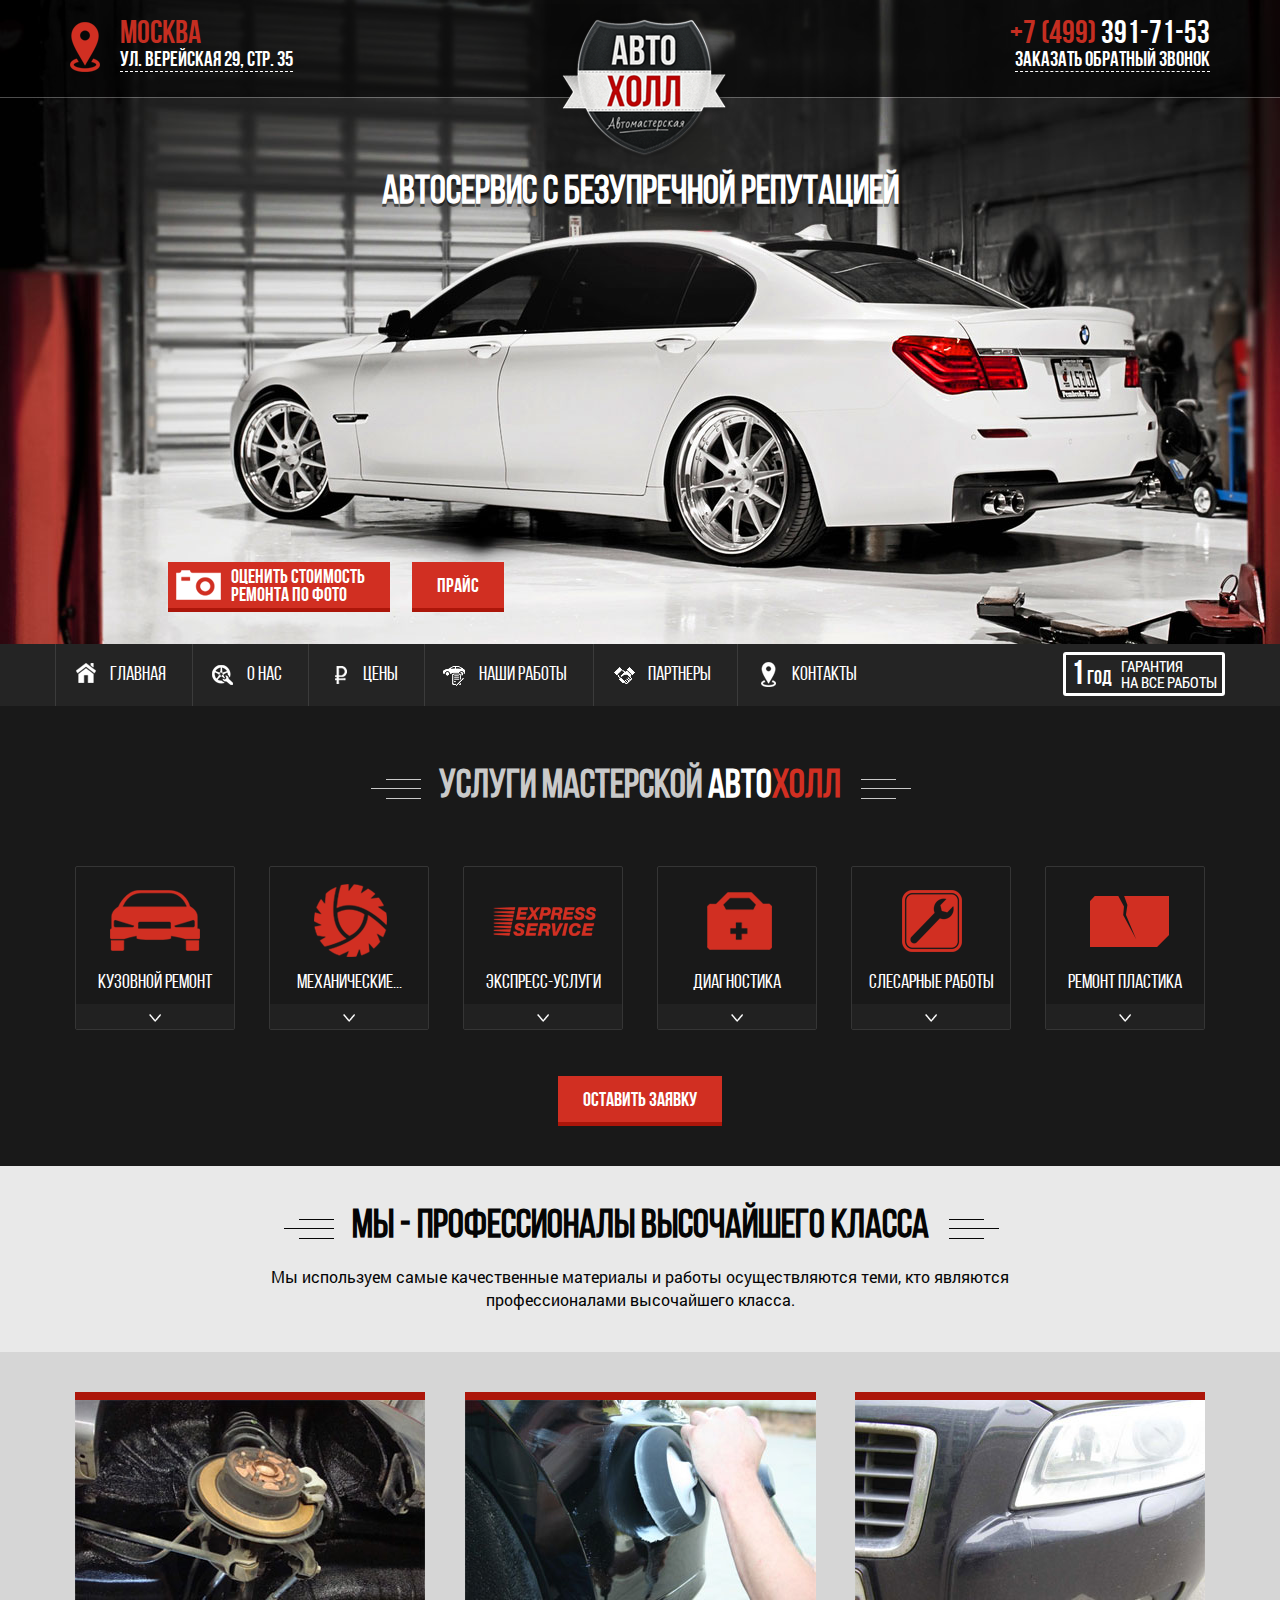
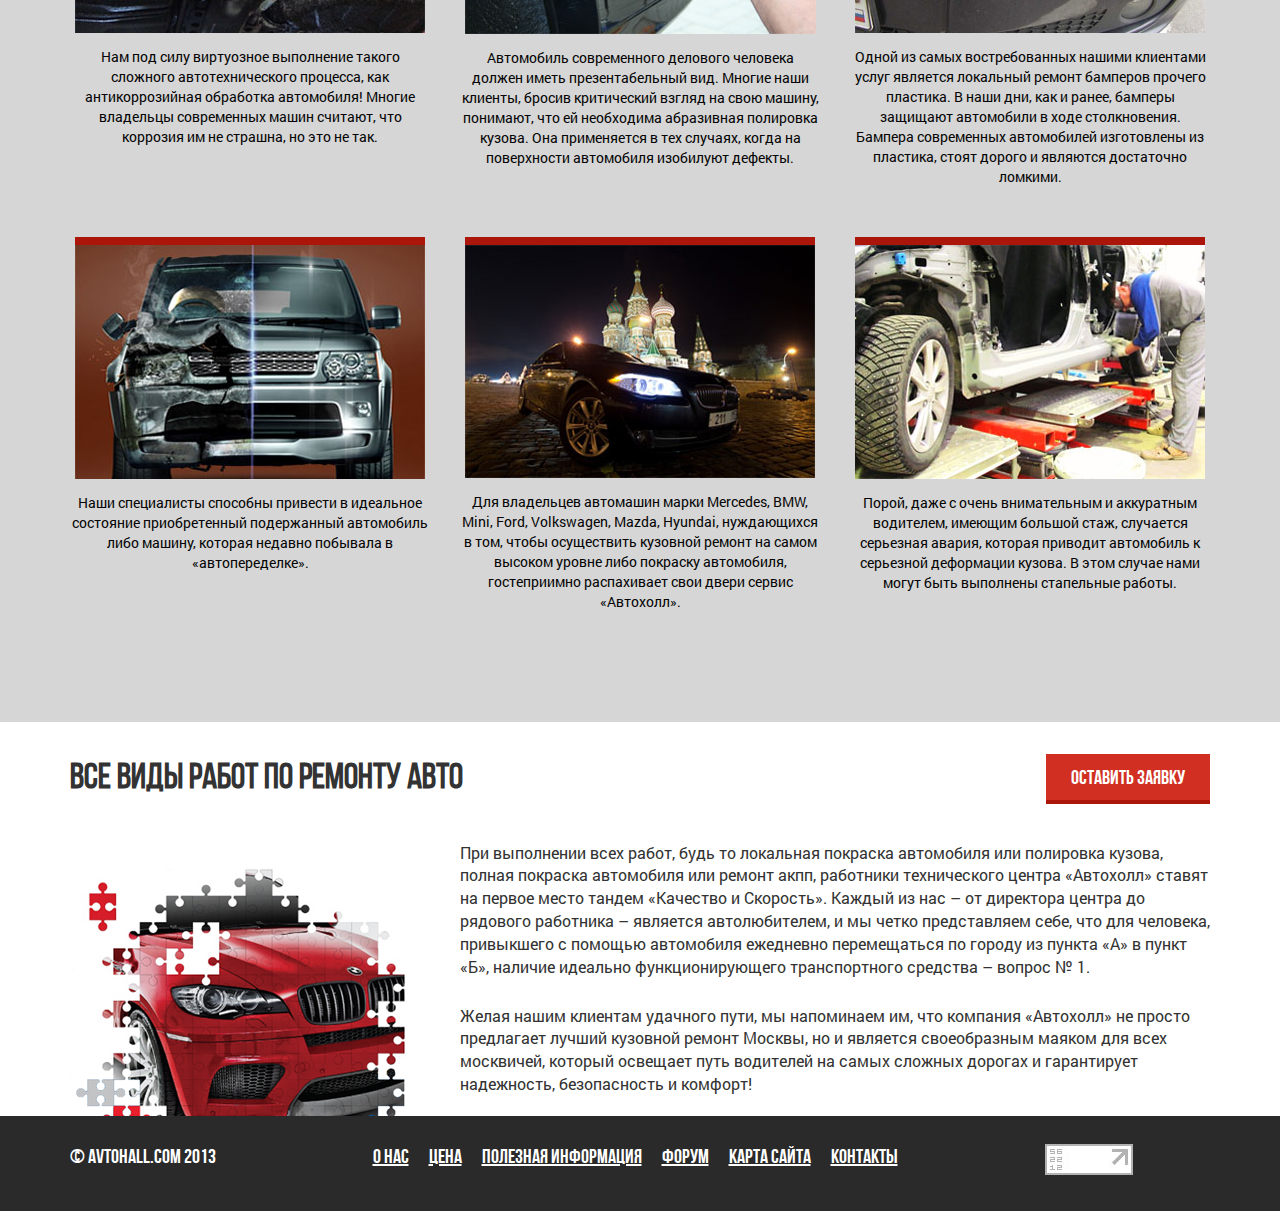
<file: auto/index.html>
<!DOCTYPE html>
<!--[if lt IE 7]><html lang="ru" class="lt-ie9 lt-ie8 lt-ie7"><![endif]-->
<!--[if IE 7]><html lang="ru" class="lt-ie9 lt-ie8"><![endif]-->
<!--[if IE 8]><html lang="ru" class="lt-ie9"><![endif]-->
<!--[if gt IE 8]><!-->
<html lang="ru">
<!--<![endif]-->
<head>
	<meta charset="utf-8" />

	<title>АвтоХолл</title>
	<meta content="" name="description" />
	<meta content="" property="og:image" />
	<meta content="" property="og:description" />
	<meta content="" property="og:site_name" />
	<meta content="website" property="og:type" />

	<meta content="telephone=no" name="format-detection" />
	<meta http-equiv="x-rim-auto-match" content="none">

	<meta http-equiv="X-UA-Compatible" content="IE=edge" />
	<meta name="viewport" content="width=device-width, initial-scale=1.0" />

	<link rel="shortcut icon" href="favicon.png" />

	<link rel="stylesheet" href="libs/bootstrap/bootstrap-grid-3.3.1.min.css" />
	<link rel="stylesheet" href="libs/font-awesome-4.2.0/css/font-awesome.min.css" />
	<link rel="stylesheet" href="libs/fancybox/jquery.fancybox.css" />
	<link rel="stylesheet" href="libs/owl-carousel/owl.carousel.css" />
	<link rel="stylesheet" href="libs/countdown/jquery.countdown.css" />
	<link rel="stylesheet" href="css/fonts.css" />
	<link rel="stylesheet" href="css/main.css" />
	<link rel="stylesheet" href="css/media.css" />
</head>
<body>
	<header>
	    <div class="top-line">
	        <div class="container">
	            <div class="row">
	                <div class="col-md-4">
	                    <div class="adress">
	                        <strong>Москва</strong>
	                        <a class="fancybox" href="#map">ул. Верейская 29, стр. 35</a>
	                    </div>
	                    
	                </div>
	                <div class="col-md-4">
                        <div class="logo-wrap">
                            <a class="logo" href="#"><img src="img/logo.png" alt="Автосервис в Москве АВТО ХОЛЛ"></a>
	                    </div>
	                </div>
	                <div class="col-md-4">
	                     <div class="adress ta-right">
	                        <strong>+7 (499) <span>391-71-53</span></strong>
	                        <a class="fancybox" href="#callback">Заказать обратный звонок</a>
	                    </div>
	                </div>
	                 
                </div>  
	        </div>
        </div>
        <div class="container">
            <div class="row">
                <div class="col-md-12">
                    <h1>Автосервис с безупречной репутацией</h1>
                </div>
            </div>
        </div>
        <div class="buttons-top">
            <div class="container">
                <div class="row">
                    <div class="col-md-1"></div>
                    <div class="col-md-11">
                        <a href="#" class="button st-button">Оценить стоимость <br>ремонта по фото</a>
                        <a href="#" class="button">Прайс</a>
                    </div>
                </div>
            </div>
        </div>
	</header>
	
	<nav class="top-mnu">
        <div class="container">
            <div class="row">
                <ul>
                    <li><a href="#">Главная</a></li>
                    <li><a href="#">О нас</a></li>
                    <li><a href="#">Цены</a></li>
                    <li><a href="#">Наши работы</a></li>
                    <li><a href="#">Партнеры</a></li>
                    <li><a href="#">Контакты</a></li>
                </ul>
                <div class="waranty">
                    <div class="w-left"><span>1</span> год</div>
                    <div class="w-right">Гарантия<br>На все работы</div>
                </div>
            </div>
        </div>
	</nav>
	<section class="main-cats s-black">
	    <div class="container">
	        <div class="row">
	            <div class="col-md-12">
	                <h2>Услуги мастерской <strong>Авто</strong><span>Холл</span></h2>
	            </div>
	        </div>
	        <div class="row">
	            <div class="col-md-12">
	                <ul class="mc-wrap">
	                    <li class="mc-item-wrap active">
	                        <div class="mc-item">
	                            <a href="#">
	                                <span></span>
	                                <h4>Кузовной ремонт</h4>
	                            </a>
	                            <div class="mc-toggle"></div>
	                        </div>
	                        <ul>
	                            <li>
	                                <a href="#">Стапельные работы</a>
	                            </li>
	                            <li>
	                                <a href="#">Жестяные работы</a>
	                            </li>
	                            <li>
	                                <a href="#">Покраска автомобиля</a>
	                            </li>
	                            <li>
	                                <a href="#">Абразивная олировка</a>
	                            </li>
	                            <li>
	                                <a href="#">Легкая полировка блеск</a>
	                            </li>
	                            <li>
	                                <a href="#">Защитная полировка</a>
	                            </li>
	                            <li>
	                                <a href="#">Антикоррозийная обработка кузова</a>
	                            </li>
	                            <li>
	                                <a href="#">Удаление вмятин без покраски</a>
	                            </li>
	                        </ul> 
	                    </li>
	                    <li class="mc-item-wrap">
	                        <div class="mc-item">
	                           <a href="#">
	                               <span></span>
	                               <h4>Механические...</h4>
	                           </a>
	                           <div class="mc-toggle"></div>
	                        </div>
	                    </li>
	                    <li class="mc-item-wrap">
	                        <div class="mc-item">
	                           <a href="#">
	                               <span></span>
	                               <h4>Экспресс-Услуги</h4>
	                           </a>
	                           <div class="mc-toggle"></div>
	                        </div>
	                    </li>
	                    <li class="mc-item-wrap">
	                        <div class="mc-item">
	                           <a href="#">
	                               <span></span>
	                               <h4>Диагностика</h4>
	                           </a>
	                           <div class="mc-toggle"></div>
	                        </div>
	                    </li>
	                    <li class="mc-item-wrap">
	                        <div class="mc-item">
	                           <a href="#">
	                               <span></span>
	                               <h4>Слесарные работы</h4>
	                           </a>
	                           <div class="mc-toggle"></div>
	                        </div>
	                    </li>
	                    <li class="mc-item-wrap">
	                        <div class="mc-item">
	                           <a href="#">
	                               <span></span>
	                               <h4>Ремонт пластика</h4>
	                           </a>
	                           <div class="mc-toggle"></div>
	                        </div>
	                    </li>
	                </ul>
	            </div>
	        </div>
	        <div class="row">
	            <div class="container">
	                <div class="col-md-12">
	                    <div class="mc-button-w">
	                       <a href="#tocallback" class="button fancybox">Оставить заявку</a>
	                    </div>
	                </div>
	            </div>
	        </div>
	    </div>
	</section>
	<article class="content">
        <div class="container">
            <div class="row">
                <div class="col-md-12">
                    <h2 class="art-header">Мы - профессионалы высочайшего класса</h2>
                    <p class="h-descr">Мы используем самые качественные материалы и работы осуществляются теми, кто являются профессионалами высочайшего класса.</p>
                </div>
            </div>
        </div>
        <section class="home-items">
            <div class="container">
                <div class="row">
                    <div class="col-md-4">
                        <div class="hi-item">
                            <a href="img/img01.jpg" class="fancybox" data-fancybox-group="group"><img src="img/img01.jpg" alt="image"></a>
                            <p>Нам под силу виртуозное выполнение такого сложного автотехнического процесса, как антикоррозийная обработка автомобиля! Многие владельцы современных машин считают, что коррозия им не страшна, но это не так.</p>
                        </div>
                    </div>
                    <div class="col-md-4">
                        <div class="hi-item">
                            <a href="img/img02.jpg" class="fancybox" data-fancybox-group="group"><img src="img/img02.jpg" alt="image"></a>
                            <p>Автомобиль современного делового человека должен иметь презентабельный вид. Многие наши клиенты, бросив критический взгляд на свою машину, понимают, что ей необходима абразивная полировка кузова. Она применяется в тех случаях, когда на поверхности автомобиля изобилуют дефекты.</p>
                        </div>
                    </div>
                    <div class="col-md-4">
                        <div class="hi-item">
                            <a href="img/img03.jpg" class="fancybox" data-fancybox-group="group"><img src="img/img03.jpg" alt="image"></a>
                            <p>Одной из самых востребованных нашими клиентами услуг является локальный ремонт бамперов прочего пластика. В наши дни, как и ранее, бамперы защищают автомобили в ходе столкновения. Бампера современных автомобилей изготовлены из пластика, стоят дорого и являются достаточно ломкими.</p>
                        </div>
                    </div>
                    <div class="col-md-4">
                        <div class="hi-item">
                            <a href="img/img04.jpg" class="fancybox" data-fancybox-group="group"><img src="img/img04.jpg" alt="image"></a>
                            <p>Наши специалисты способны привести в идеальное состояние приобретенный подержанный автомобиль либо машину, которая недавно побывала в «автопеределке».</p>
                        </div>
                    </div>
                    <div class="col-md-4">
                        <div class="hi-item">
                            <a href="img/img05.jpg" class="fancybox" data-fancybox-group="group"><img src="img/img05.jpg" alt="image"></a>
                            <p>Для владельцев автомашин марки Mercedes, BMW, Mini, Ford, Volkswagen, Mazda, Hyundai, нуждающихся в том, чтобы осуществить кузовной ремонт на самом высоком уровне либо покраску автомобиля, гостеприимно распахивает свои двери сервис «Автохолл».</p>
                        </div>
                    </div>
                    <div class="col-md-4">
                        <div class="hi-item">
                            <a href="img/img06.jpg" class="fancybox" data-fancybox-group="group"><img src="img/img06.jpg" alt="image"></a>
                            <p>Порой, даже с очень внимательным и аккуратным водителем, имеющим большой стаж, случается серьезная авария, которая приводит автомобиль к серьезной деформации кузова. В этом случае нами могут быть выполнены стапельные работы.</p>
                        </div>
                    </div>
                </div>
            </div>
        </section>
	</article>
	<section class="s-bottom">
	    <div class="container">
	        <div class="row">
	            <div class="col-md-9">
                    <div class="sb-header">
                        <h2>Все виды работ по ремонту авто</h2>
                    </div>
                </div>
                    <div class="col-md-3">
                       <div class="sb-header button-cont">
                           <a href="callback" class="button sb-but">Оставить заявку</a>
                    </div>
	            </div>
	        </div>
	        <div class="row">
                <div class="sb-content clearfix">
                    <div class="col-md-4">
                        <img src="img/pazzle.png" alt="auto">
                    </div>
                    <div class="col-md-8">
                        <p>При выполнении всех работ, будь то локальная покраска автомобиля или полировка кузова, полная покраска автомобиля или ремонт акпп,  работники технического центра «Автохолл» ставят на первое место тандем «Качество и Скорость». Каждый из нас – от директора центра до рядового работника – является автолюбителем, и мы четко представляем себе, что для человека, привыкшего с помощью автомобиля ежедневно перемещаться по городу из пункта «А» в пункт «Б», наличие идеально функционирующего транспортного средства – вопрос № 1.</p>
                        <p>Желая нашим клиентам удачного пути, мы напоминаем им, что компания «Автохолл» не просто предлагает лучший кузовной ремонт Москвы, но и является своеобразным маяком для всех москвичей, который освещает путь водителей на самых сложных дорогах и гарантирует надежность, безопасность и комфорт!</p>
                    </div>
                </div>
	        </div>
	    </div>
	</section>
	<footer>
	    <div class="container">
	        <div class="row">
	            <div class="col-md-3">
	           	&copy; avtohall.com 2013
	            </div>
	            <div class="col-md-7">
	                <nav class="bot-mnu">
	                    <ul>
	                        <li><a href="#">О нас</a></li>
	                        <li><a href="#">Цена</a></li>
	                        <li><a href="#">Полезная информация</a></li>
	                        <li><a href="#">Форум</a></li>
	                        <li><a href="#">Карта сайта</a></li>
	                        <li><a href="#">Контакты</a></li>
	                    </ul>
	                </nav>
	            </div>
	            <div class="col-md-2">
	                <img src="img/live.jpg" alt="alt">
	            </div>
	        </div>
	    </div>
	</footer>
	
	
	
	<div class="hidden"></div>
	<!-- Mandatory for Responsive Bootstrap Toolkit to operate -->
	<div class="device-xs visible-xs"></div>
	<div class="device-sm visible-sm"></div>
	<div class="device-md visible-md"></div>
	<div class="device-lg visible-lg"></div>
	<!-- end mandatory -->
	<!--[if lt IE 9]>
	<script src="libs/html5shiv/es5-shim.min.js"></script>
	<script src="libs/html5shiv/html5shiv.min.js"></script>
	<script src="libs/html5shiv/html5shiv-printshiv.min.js"></script>
	<script src="libs/respond/respond.min.js"></script>
	<![endif]-->
	<script src="libs/jquery/jquery-1.11.1.min.js"></script>
	<script src="libs/jquery-mousewheel/jquery.mousewheel.min.js"></script>
	<script src="libs/fancybox/jquery.fancybox.pack.js"></script>
	<script src="libs/waypoints/waypoints-1.6.2.min.js"></script>
	<script src="libs/scrollto/jquery.scrollTo.min.js"></script>
	<script src="libs/owl-carousel/owl.carousel.min.js"></script>
	<script src="libs/countdown/jquery.plugin.js"></script>
	<script src="libs/countdown/jquery.countdown.min.js"></script>
	<script src="libs/countdown/jquery.countdown-ru.js"></script>
	<script src="libs/landing-nav/navigation.js"></script>
	<script src="libs/bootstrap-toolkit/bootstrap-toolkit.min.js"></script>
	<script src="libs/maskedinput/jquery.maskedinput.min.js"></script>
	<script src="libs/equalheight/jquery.equalheight.js"></script>
	<script src="libs/stellar/jquery.stellar.min.js"></script>
	<script src="js/common.js"></script>
	<!-- Yandex.Metrika counter --><!-- /Yandex.Metrika counter -->
	<!-- Google Analytics counter --><!-- /Google Analytics counter -->
</body>
</html>
</file>
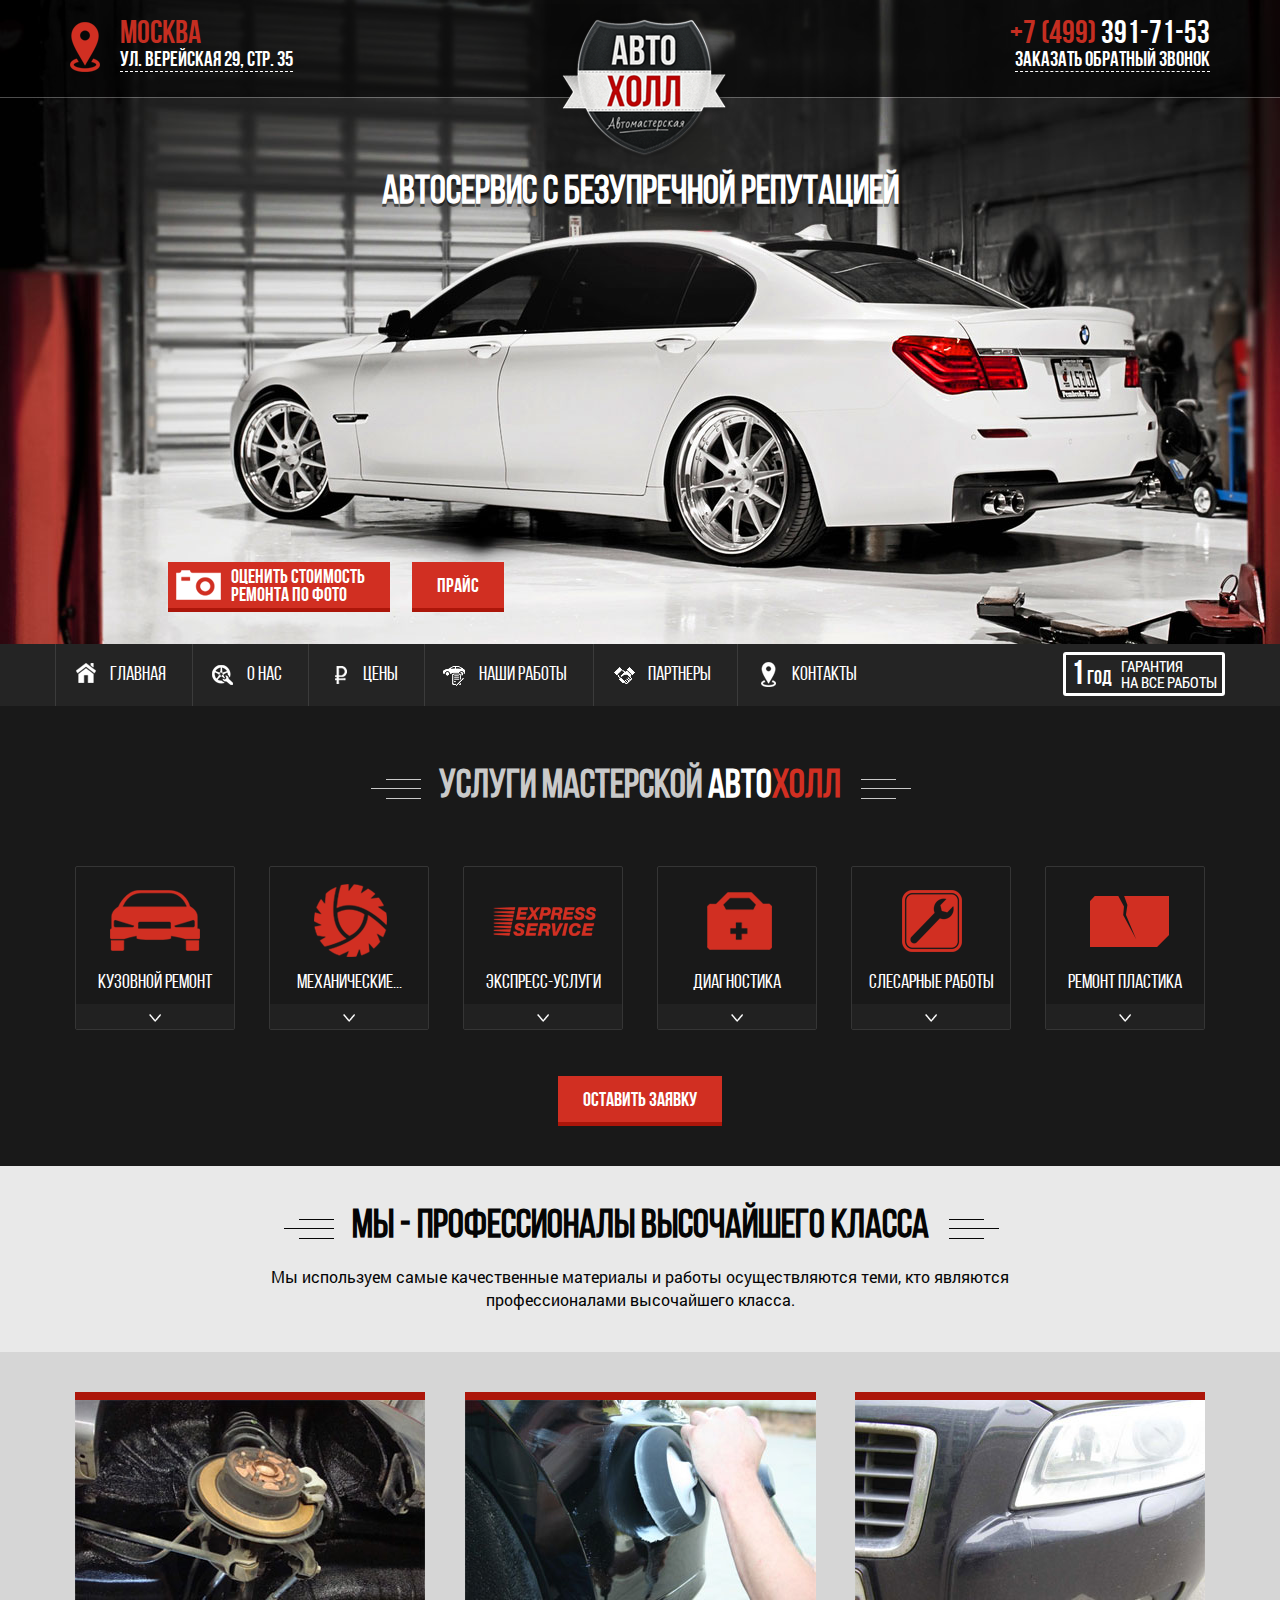
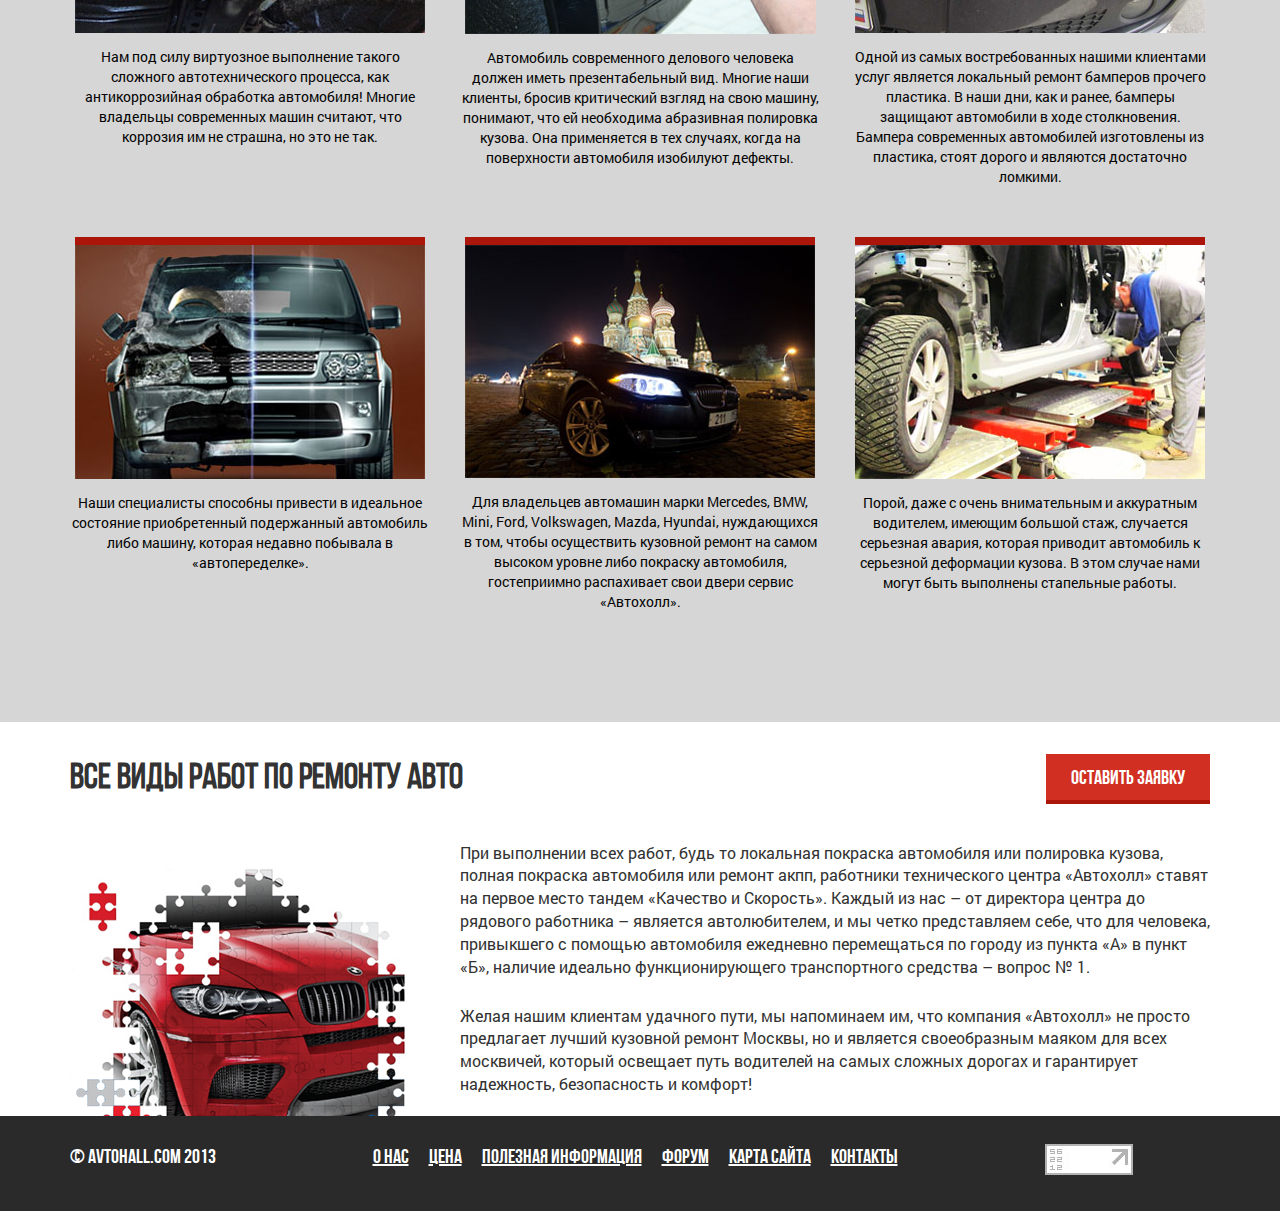
<file: autohall/index.html>
<!DOCTYPE html>
<!--[if lt IE 7]><html lang="ru" class="lt-ie9 lt-ie8 lt-ie7"><![endif]-->
<!--[if IE 7]><html lang="ru" class="lt-ie9 lt-ie8"><![endif]-->
<!--[if IE 8]><html lang="ru" class="lt-ie9"><![endif]-->
<!--[if gt IE 8]><!-->
<html lang="ru">
<!--<![endif]-->
<head>
	<meta charset="utf-8" />

	<title>АвтоХолл</title>
	<meta content="" name="description" />
	<meta content="" property="og:image" />
	<meta content="" property="og:description" />
	<meta content="" property="og:site_name" />
	<meta content="website" property="og:type" />

	<meta content="telephone=no" name="format-detection" />
	<meta http-equiv="x-rim-auto-match" content="none">

	<meta http-equiv="X-UA-Compatible" content="IE=edge" />
	<meta name="viewport" content="width=device-width, initial-scale=1.0" />

	<link rel="shortcut icon" href="favicon.png" />

	<link rel="stylesheet" href="libs/bootstrap/bootstrap-grid-3.3.1.min.css" />
	<link rel="stylesheet" href="libs/font-awesome-4.2.0/css/font-awesome.min.css" />
	<link rel="stylesheet" href="libs/fancybox/jquery.fancybox.css" />
	<link rel="stylesheet" href="libs/owl-carousel/owl.carousel.css" />
	<link rel="stylesheet" href="libs/countdown/jquery.countdown.css" />
	<link rel="stylesheet" href="css/fonts.css" />
	<link rel="stylesheet" href="css/main.css" />
	<link rel="stylesheet" href="css/media.css" />
</head>
<body>
	<header>
	    <div class="top-line">
	        <div class="container">
	            <div class="row">
	                <div class="col-md-4">
	                    <div class="adress">
	                        <strong>Москва</strong>
	                        <a class="fancybox" href="#map">ул. Верейская 29, стр. 35</a>
	                    </div>
	                    
	                </div>
	                <div class="col-md-4">
                        <div class="logo-wrap">
                            <a class="logo" href="#"><img src="img/logo.png" alt="Автосервис в Москве АВТО ХОЛЛ"></a>
	                    </div>
	                </div>
	                <div class="col-md-4">
	                     <div class="adress ta-right">
	                        <strong>+7 (499) <span>391-71-53</span></strong>
	                        <a class="fancybox" href="#callback">Заказать обратный звонок</a>
	                    </div>
	                </div>
	                 
                </div>  
	        </div>
        </div>
        <div class="container">
            <div class="row">
                <div class="col-md-12">
                    <h1>Автосервис с безупречной репутацией</h1>
                </div>
            </div>
        </div>
        <div class="buttons-top">
            <div class="container">
                <div class="row">
                    <div class="col-md-1"></div>
                    <div class="col-md-11">
                        <a href="#" class="button st-button">Оценить стоимость <br>ремонта по фото</a>
                        <a href="#" class="button">Прайс</a>
                    </div>
                </div>
            </div>
        </div>
	</header>
	
	<nav class="top-mnu">
        <div class="container">
            <div class="row">
                <ul>
                    <li><a href="#">Главная</a></li>
                    <li><a href="#">О нас</a></li>
                    <li><a href="#">Цены</a></li>
                    <li><a href="#">Наши работы</a></li>
                    <li><a href="#">Партнеры</a></li>
                    <li><a href="#">Контакты</a></li>
                </ul>
                <div class="waranty">
                    <div class="w-left"><span>1</span> год</div>
                    <div class="w-right">Гарантия<br>На все работы</div>
                </div>
            </div>
        </div>
	</nav>
	<section class="main-cats s-black">
	    <div class="container">
	        <div class="row">
	            <div class="col-md-12">
	                <h2>Услуги мастерской <strong>Авто</strong><span>Холл</span></h2>
	            </div>
	        </div>
	        <div class="row">
	            <div class="col-md-12">
	                <ul class="mc-wrap">
	                    <li class="mc-item-wrap active">
	                        <div class="mc-item">
	                            <a href="#">
	                                <span></span>
	                                <h4>Кузовной ремонт</h4>
	                            </a>
	                            <div class="mc-toggle"></div>
	                        </div>
	                        <ul>
	                            <li>
	                                <a href="#">Стапельные работы</a>
	                            </li>
	                            <li>
	                                <a href="#">Жестяные работы</a>
	                            </li>
	                            <li>
	                                <a href="#">Покраска автомобиля</a>
	                            </li>
	                            <li>
	                                <a href="#">Абразивная олировка</a>
	                            </li>
	                            <li>
	                                <a href="#">Легкая полировка блеск</a>
	                            </li>
	                            <li>
	                                <a href="#">Защитная полировка</a>
	                            </li>
	                            <li>
	                                <a href="#">Антикоррозийная обработка кузова</a>
	                            </li>
	                            <li>
	                                <a href="#">Удаление вмятин без покраски</a>
	                            </li>
	                        </ul> 
	                    </li>
	                    <li class="mc-item-wrap">
	                        <div class="mc-item">
	                           <a href="#">
	                               <span></span>
	                               <h4>Механические...</h4>
	                           </a>
	                           <div class="mc-toggle"></div>
	                        </div>
	                    </li>
	                    <li class="mc-item-wrap">
	                        <div class="mc-item">
	                           <a href="#">
	                               <span></span>
	                               <h4>Экспресс-Услуги</h4>
	                           </a>
	                           <div class="mc-toggle"></div>
	                        </div>
	                    </li>
	                    <li class="mc-item-wrap">
	                        <div class="mc-item">
	                           <a href="#">
	                               <span></span>
	                               <h4>Диагностика</h4>
	                           </a>
	                           <div class="mc-toggle"></div>
	                        </div>
	                    </li>
	                    <li class="mc-item-wrap">
	                        <div class="mc-item">
	                           <a href="#">
	                               <span></span>
	                               <h4>Слесарные работы</h4>
	                           </a>
	                           <div class="mc-toggle"></div>
	                        </div>
	                    </li>
	                    <li class="mc-item-wrap">
	                        <div class="mc-item">
	                           <a href="#">
	                               <span></span>
	                               <h4>Ремонт пластика</h4>
	                           </a>
	                           <div class="mc-toggle"></div>
	                        </div>
	                    </li>
	                </ul>
	            </div>
	        </div>
	        <div class="row">
	            <div class="container">
	                <div class="col-md-12">
	                    <div class="mc-button-w">
	                       <a href="#tocallback" class="button fancybox">Оставить заявку</a>
	                    </div>
	                </div>
	            </div>
	        </div>
	    </div>
	</section>
	<article class="content">
        <div class="container">
            <div class="row">
                <div class="col-md-12">
                    <h2 class="art-header">Мы - профессионалы высочайшего класса</h2>
                    <p class="h-descr">Мы используем самые качественные материалы и работы осуществляются теми, кто являются профессионалами высочайшего класса.</p>
                </div>
            </div>
        </div>
        <section class="home-items">
            <div class="container">
                <div class="row">
                    <div class="col-md-4">
                        <div class="hi-item">
                            <a href="img/_img01.jpg" class="fancybox" data-fancybox-group="group"><img src="img/_img01.jpg" alt="image"></a>
                            <p>Нам под силу виртуозное выполнение такого сложного автотехнического процесса, как антикоррозийная обработка автомобиля! Многие владельцы современных машин считают, что коррозия им не страшна, но это не так.</p>
                        </div>
                    </div>
                    <div class="col-md-4">
                        <div class="hi-item">
                            <a href="img/_img02.jpg" class="fancybox" data-fancybox-group="group"><img src="img/_img02.jpg" alt="image"></a>
                            <p>Автомобиль современного делового человека должен иметь презентабельный вид. Многие наши клиенты, бросив критический взгляд на свою машину, понимают, что ей необходима абразивная полировка кузова. Она применяется в тех случаях, когда на поверхности автомобиля изобилуют дефекты.</p>
                        </div>
                    </div>
                    <div class="col-md-4">
                        <div class="hi-item">
                            <a href="img/_img03.jpg" class="fancybox" data-fancybox-group="group"><img src="img/_img03.jpg" alt="image"></a>
                            <p>Одной из самых востребованных нашими клиентами услуг является локальный ремонт бамперов прочего пластика. В наши дни, как и ранее, бамперы защищают автомобили в ходе столкновения. Бампера современных автомобилей изготовлены из пластика, стоят дорого и являются достаточно ломкими.</p>
                        </div>
                    </div>
                    <div class="col-md-4">
                        <div class="hi-item">
                            <a href="img/_img04.jpg" class="fancybox" data-fancybox-group="group"><img src="img/_img04.jpg" alt="image"></a>
                            <p>Наши специалисты способны привести в идеальное состояние приобретенный подержанный автомобиль либо машину, которая недавно побывала в «автопеределке».</p>
                        </div>
                    </div>
                    <div class="col-md-4">
                        <div class="hi-item">
                            <a href="img/_img05.jpg" class="fancybox" data-fancybox-group="group"><img src="img/_img05.jpg" alt="image"></a>
                            <p>Для владельцев автомашин марки Mercedes, BMW, Mini, Ford, Volkswagen, Mazda, Hyundai, нуждающихся в том, чтобы осуществить кузовной ремонт на самом высоком уровне либо покраску автомобиля, гостеприимно распахивает свои двери сервис «Автохолл».</p>
                        </div>
                    </div>
                    <div class="col-md-4">
                        <div class="hi-item">
                            <a href="img/_img06.jpg" class="fancybox" data-fancybox-group="group"><img src="img/_img06.jpg" alt="image"></a>
                            <p>Порой, даже с очень внимательным и аккуратным водителем, имеющим большой стаж, случается серьезная авария, которая приводит автомобиль к серьезной деформации кузова. В этом случае нами могут быть выполнены стапельные работы.</p>
                        </div>
                    </div>
                </div>
            </div>
        </section>
	</article>
	<section class="s-bottom">
	    <div class="container">
	        <div class="row">
	            <div class="col-md-9">
                    <div class="sb-header">
                        <h2>Все виды работ по ремонту авто</h2>
                    </div>
                </div>
                    <div class="col-md-3">
                       <div class="sb-header button-cont">
                           <a href="callback" class="button sb-but">Оставить заявку</a>
                    </div>
	            </div>
	        </div>
	        <div class="row">
                <div class="sb-content clearfix">
                    <div class="col-md-4">
                        <img src="img/pazzle.png" alt="auto">
                    </div>
                    <div class="col-md-8">
                        <p>При выполнении всех работ, будь то локальная покраска автомобиля или полировка кузова, полная покраска автомобиля или ремонт акпп,  работники технического центра «Автохолл» ставят на первое место тандем «Качество и Скорость». Каждый из нас – от директора центра до рядового работника – является автолюбителем, и мы четко представляем себе, что для человека, привыкшего с помощью автомобиля ежедневно перемещаться по городу из пункта «А» в пункт «Б», наличие идеально функционирующего транспортного средства – вопрос № 1.</p>
                        <p>Желая нашим клиентам удачного пути, мы напоминаем им, что компания «Автохолл» не просто предлагает лучший кузовной ремонт Москвы, но и является своеобразным маяком для всех москвичей, который освещает путь водителей на самых сложных дорогах и гарантирует надежность, безопасность и комфорт!</p>
                    </div>
                </div>
	        </div>
	    </div>
	</section>
	<footer>
	    <div class="container">
	        <div class="row">
	            <div class="col-md-3">
	           	&copy; avtohall.com 2013
	            </div>
	            <div class="col-md-7">
	                <nav class="bot-mnu">
	                    <ul>
	                        <li><a href="#">О нас</a></li>
	                        <li><a href="#">Цена</a></li>
	                        <li><a href="#">Полезная информация</a></li>
	                        <li><a href="#">Форум</a></li>
	                        <li><a href="#">Карта сайта</a></li>
	                        <li><a href="#">Контакты</a></li>
	                    </ul>
	                </nav>
	            </div>
	            <div class="col-md-2">
	                <img src="img/live.jpg" alt="alt">
	            </div>
	        </div>
	    </div>
	</footer>
	
	
	
	<div class="hidden"></div>
	<!-- Mandatory for Responsive Bootstrap Toolkit to operate -->
	<div class="device-xs visible-xs"></div>
	<div class="device-sm visible-sm"></div>
	<div class="device-md visible-md"></div>
	<div class="device-lg visible-lg"></div>
	<!-- end mandatory -->
	<!--[if lt IE 9]>
	<script src="libs/html5shiv/es5-shim.min.js"></script>
	<script src="libs/html5shiv/html5shiv.min.js"></script>
	<script src="libs/html5shiv/html5shiv-printshiv.min.js"></script>
	<script src="libs/respond/respond.min.js"></script>
	<![endif]-->
	<script src="libs/jquery/jquery-1.11.1.min.js"></script>
	<script src="libs/jquery-mousewheel/jquery.mousewheel.min.js"></script>
	<script src="libs/fancybox/jquery.fancybox.pack.js"></script>
	<script src="libs/waypoints/waypoints-1.6.2.min.js"></script>
	<script src="libs/scrollto/jquery.scrollTo.min.js"></script>
	<script src="libs/owl-carousel/owl.carousel.min.js"></script>
	<script src="libs/countdown/jquery.plugin.js"></script>
	<script src="libs/countdown/jquery.countdown.min.js"></script>
	<script src="libs/countdown/jquery.countdown-ru.js"></script>
	<script src="libs/landing-nav/navigation.js"></script>
	<script src="libs/bootstrap-toolkit/bootstrap-toolkit.min.js"></script>
	<script src="libs/maskedinput/jquery.maskedinput.min.js"></script>
	<script src="libs/equalheight/jquery.equalheight.js"></script>
	<script src="libs/stellar/jquery.stellar.min.js"></script>
	<script src="js/common.js"></script>
	<!-- Yandex.Metrika counter --><!-- /Yandex.Metrika counter -->
	<!-- Google Analytics counter --><!-- /Google Analytics counter -->
</body>
</html>
</file>
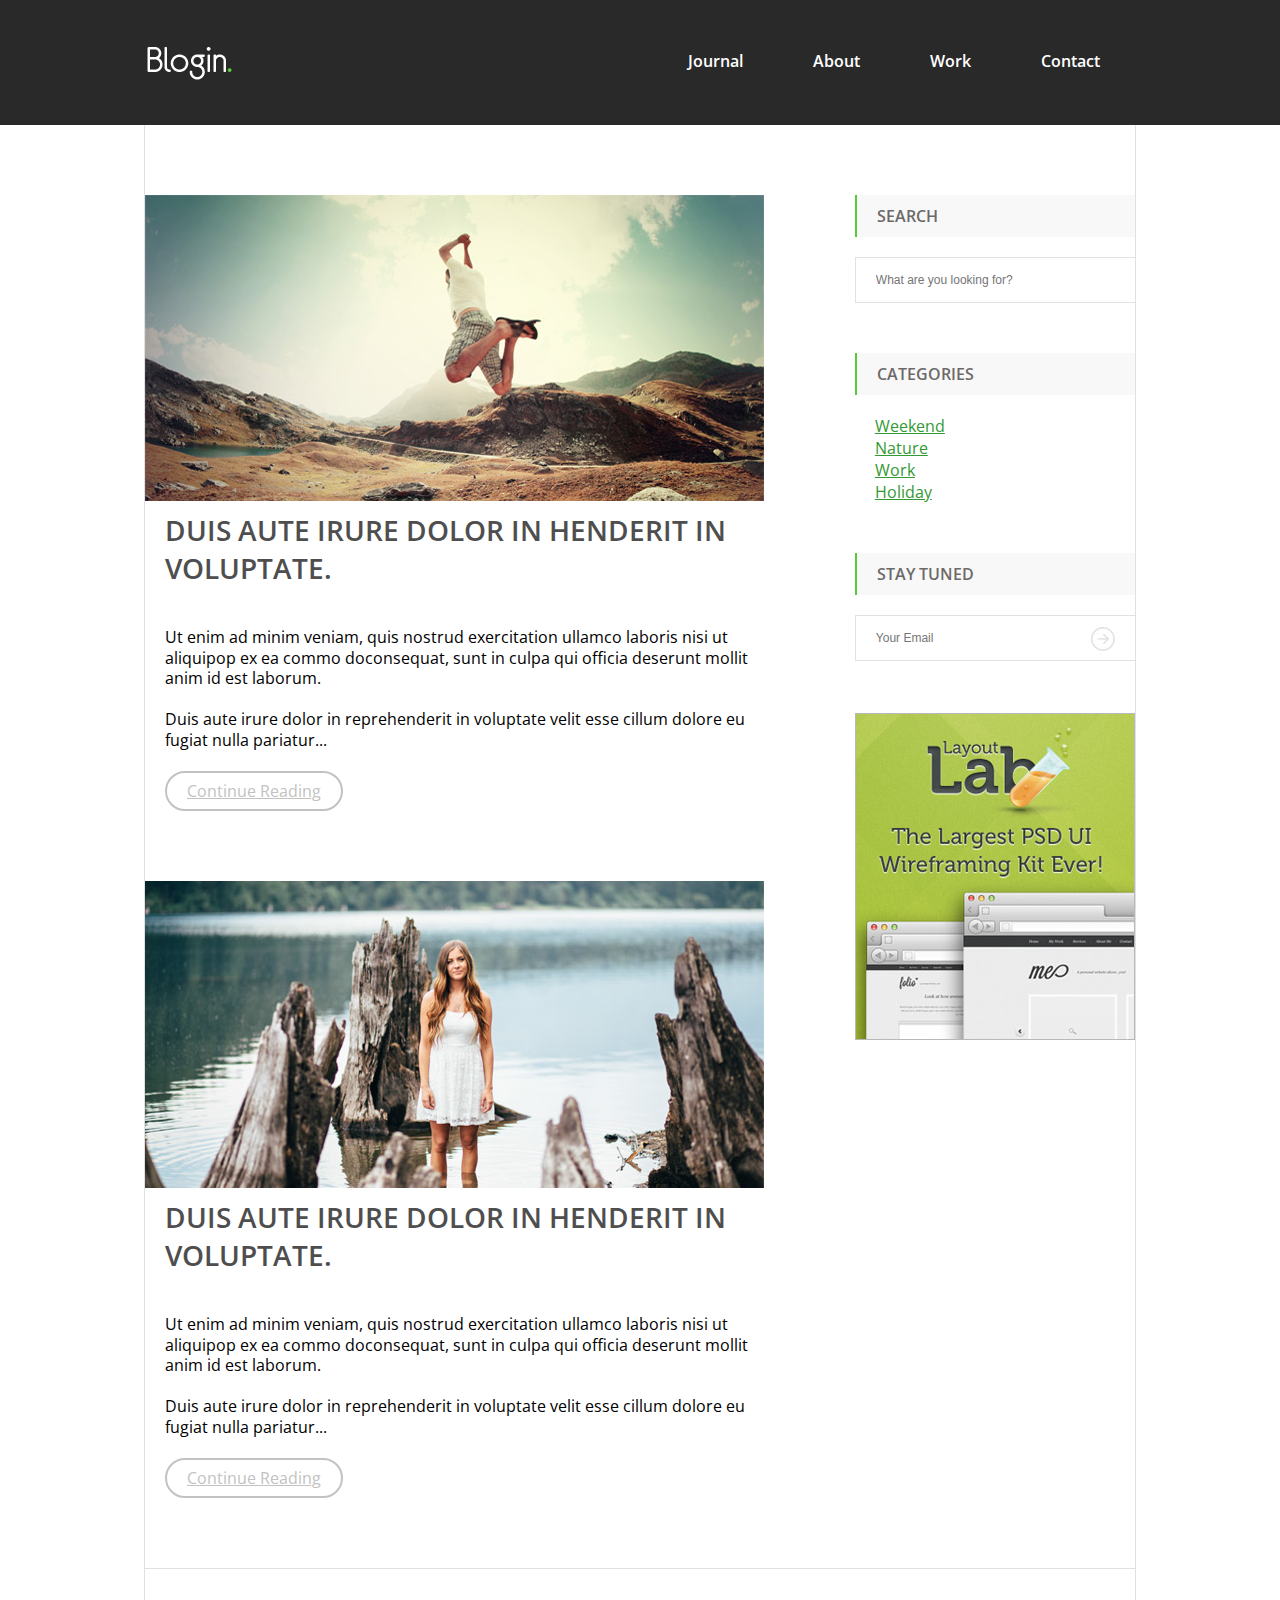
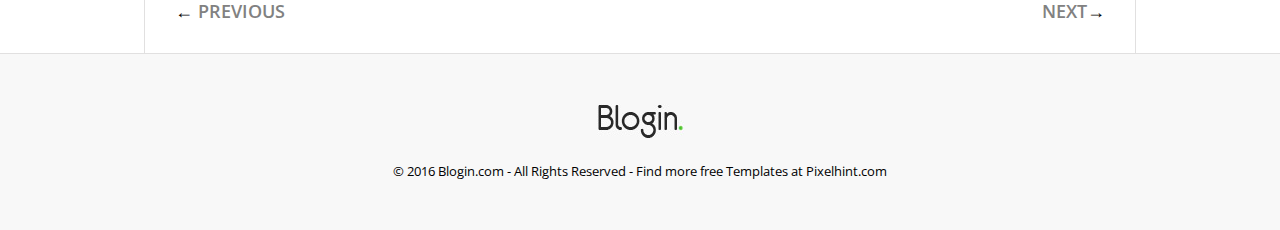
<file: blog/index.html>
<!Doctype HTML>
<html>
<head>
<meta charset="UTF-8">
<link rel="stylesheet" type="text/css" href="style.css">
<link href="https://fonts.googleapis.com/css?family=Open+Sans:400,600" rel="stylesheet">
    <title>Blog</title>
</head>

<body>
    <header>    
    <div class="center-block-main">
       <a href="#"><img src="images/logo.jpg" alt="logo" class="logo"></a> 
       <nav>
           <ul class="menu">
               <li><a href="#">Journal</a></li>
               <li><a href="#">About</a></li>
               <li><a href="#">Work</a></li>
               <li><a href="#">Contact</a></li>
           </ul>
       </nav>
    </div>
    </header>
    <div class="center-block-main content">
    <main>
        <article>
            <header>
                <img src="images/img1.jpg" alt="Picture">
            </header>
            <h2>Duis aute irure dolor in henderit in voluptate.</h2>
        <p>Ut enim ad minim veniam, quis nostrud exercitation ullamco laboris nisi ut aliquipop ex ea commo doconsequat, sunt in culpa qui officia deserunt mollit anim id est laborum. </p>

        <p>Duis aute irure dolor in reprehenderit in voluptate velit esse cillum dolore eu fugiat nulla pariatur...</p>
        <a href="#" class="more">Continue Reading</a>
        </article>

        <article>
        <header>
            <img src="images/img2.jpg" alt="Picture">
        </header>
        <h2>Duis aute irure dolor in henderit in voluptate.</h2>
        <p>Ut enim ad minim veniam, quis nostrud exercitation ullamco laboris nisi ut aliquipop ex ea commo doconsequat, sunt in culpa qui officia deserunt mollit anim id est laborum.</p>
        <p>Duis aute irure dolor in reprehenderit in voluptate velit esse cillum dolore eu fugiat nulla pariatur...</p>
        <a href="#" class="more">Continue Reading</a>
        </article>
    </main>
    <aside> 
        <div class="widget">
            <h2>Search</h2>   
            <form action="" method="get"></form>
            <input type="search" class="search" placeholder="What are you looking for?">        
        </div>
         <div class="widget">
            <h2>Categories</h2>   
            <nav>
                <ul>
                    <li><a href="#">Weekend</a></li>
                    <li><a href="#">Nature</a></li>
                    <li><a href="#">Work</a></li>
                    <li><a href="#">Holiday</a></li>
                </ul>
            </nav>
        </div>
         <div class="widget">
            <h2>Stay Tuned</h2>   
            <div class="subscribe">
            <form action="" method="get">
                <input type="email" placeholder="Your Email" class="subscribe-input">
                <input type="image" src="images/sbcr-btn.jpg" class="subscribe-img">
            </form>
           </div> 
          </div> 
        <div class="widget">
            <a href=""><img src="images/banner.jpg" alt="banner"></a>
        </div>

    </aside>

    <div class="clr"></div>

    <div class="pager clearfix"> 
        <p class="previous-link"> &larr; <a href="#">Previous</a></p>
        <p class="next-link"><a href="#">Next</a>&rarr; </p>
    </div>
</div> 

<footer>
    <div class="center-block-main">
        <a href="#"><img src="images/logo-ftr.jpg"></a>
        <p>&copy; 2016 Blogin.com  -  All Rights Reserved  -  Find more free Templates at Pixelhint.com</p> 
    </div>
</footer> 
</body>
</html>
</file>
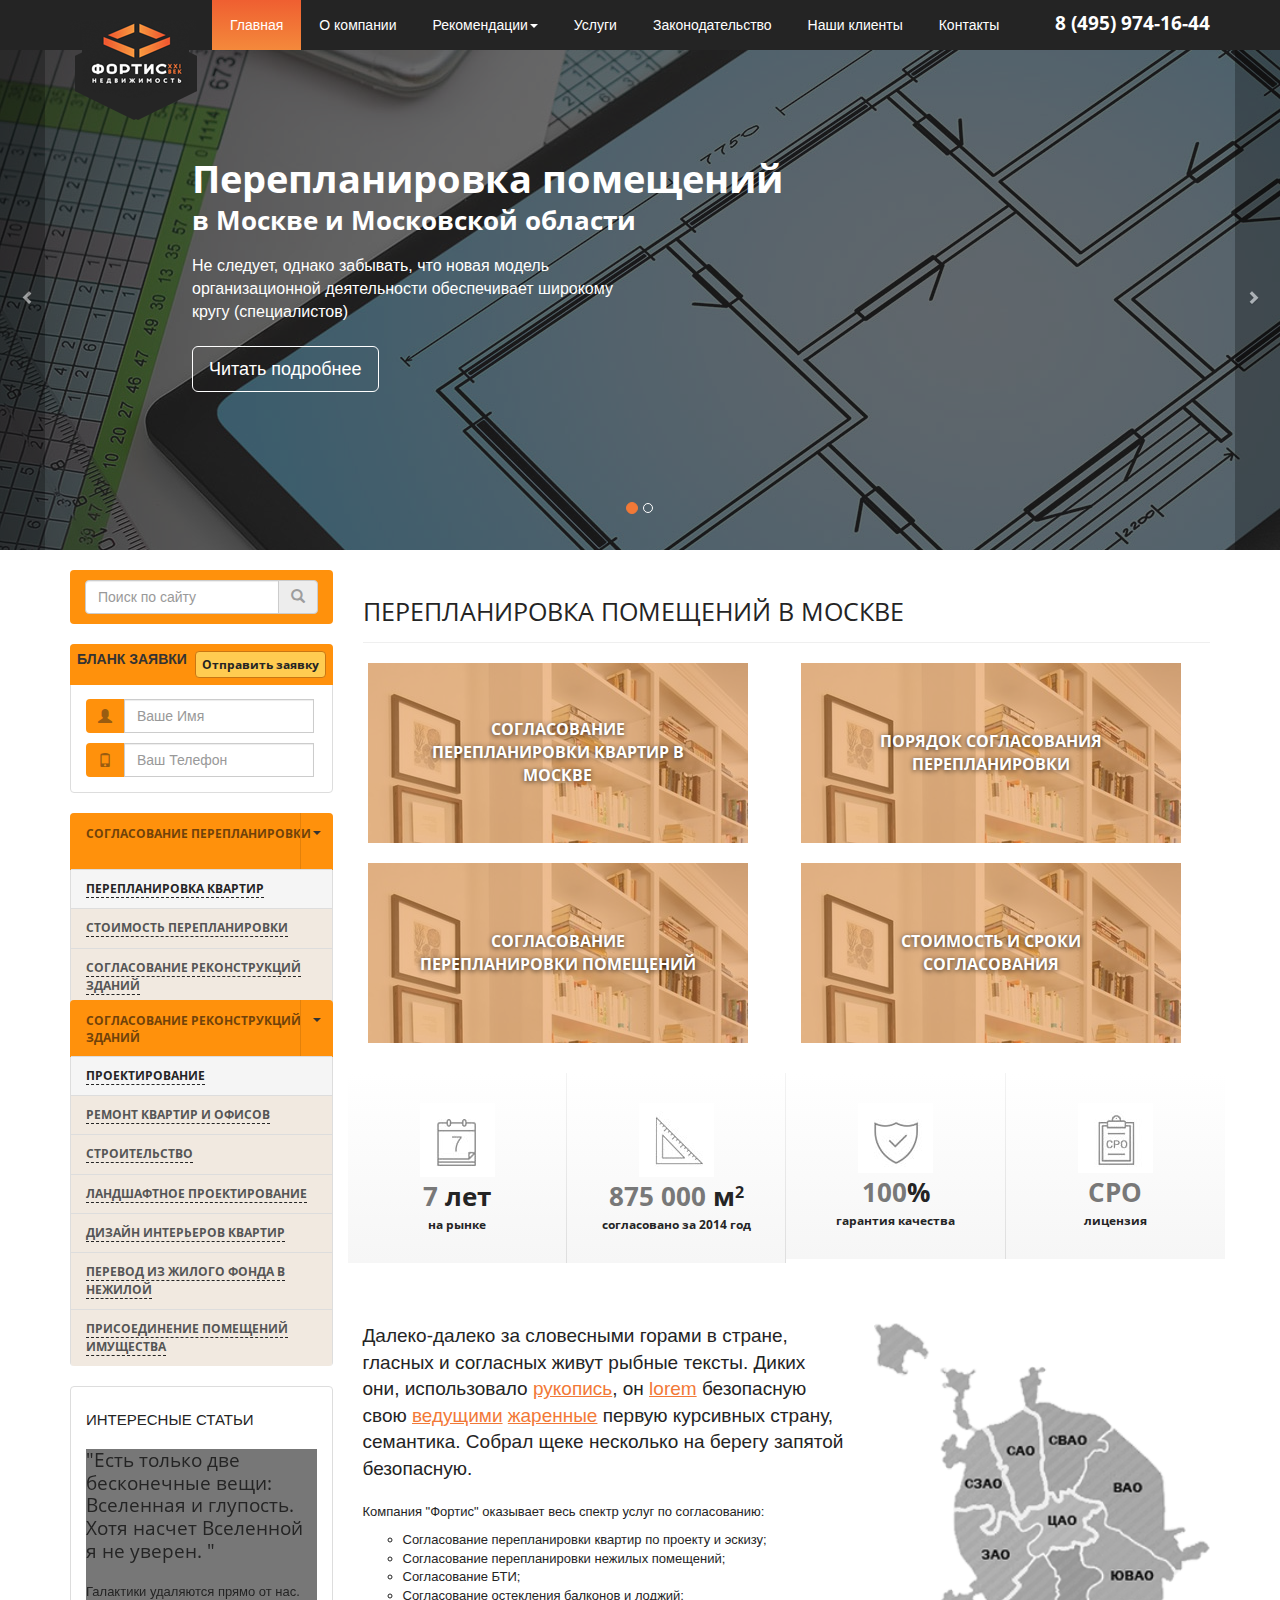
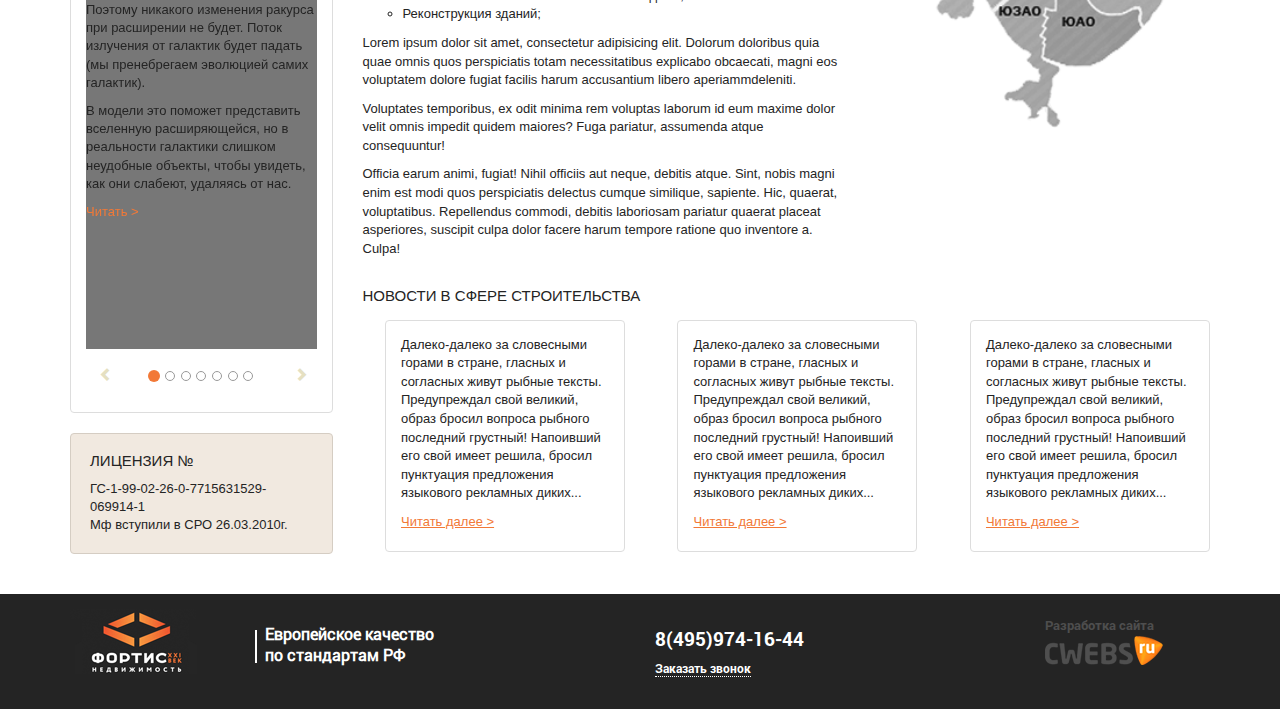
<file: fortis/index.html>
<!DOCTYPE html>
<html lang="ru">

<head>
	<meta charset="utf-8">
	<title>Фортис</title>
	<meta name="description" content="">
	<meta http-equiv="X-UA-Compatible" content="IE=edge">
	<meta name="viewport" content="width=device-width, initial-scale=1, maximum-scale=1">
	<link rel="stylesheet" href="css/style.css">
	<link rel="stylesheet" href="style.css">
	<link rel="shortcut icon" href="img/favicon/favicon.ico" type="image/x-icon">
	<link rel="apple-touch-icon" href="img/favicon/apple-touch-icon.png">
	<link rel="apple-touch-icon" sizes="72x72" href="img/favicon/apple-touch-icon-72x72.png">
	<link rel="apple-touch-icon" sizes="114x114" href="img/favicon/apple-touch-icon-114x114.png">
</head>

<body>
<header class="main-head">
<nav class="navbar navbar-inverse">
	<div class="container">
		<div class="navbar-header">
			<button type="button" class="navbar-toggle collapsed" data-toggle="collapse" data-target="#bs-example-navbar-collapse-2">
				<span class="sr-only">Toggle navigation</span>
				<span class="icon-bar"></span>
				<span class="icon-bar"></span>
				<span class="icon-bar"></span>
			</button>
			<a class="navbar-brand" href="#"><img src="img/logo.png" alt="Brand"></a>
		</div>

		<div class="collapse navbar-collapse" id="bs-example-navbar-collapse-2">
			<ul class="nav navbar-nav">
				<li class="active"><a href="#">Главная<span class="sr-only">(current)</span></a></li>
				<li><a href="#">О компании</a></li>
				<li class="dropdown">
					<a href="#" class="dropdown-toggle" data-toggle="dropdown" role="button" aria-expanded="false">Рекомендации<span class="caret"></span></a>
					<ul class="dropdown-menu" role="menu">
						<li><a href="#">Раздел 1</a></li>
						<li><a href="#">Раздел 2</a></li>
						<li><a href="#">Раздел 3 длинный предлинный</a></li>
						<li class="divider"></li>
						<li><a href="#">Раздел...</a></li>
					</ul>
				</li>
				<li><a href="#">Услуги</a></li>
				<li><a href="#">Законодательство</a></li>
				<li><a href="#">Наши клиенты</a></li>
				<li><a href="#">Контакты</a></li>
			</ul>
			<div class="nav navbar-nav navbar-right">
				<div class="lead phone-top">8 (495) 974-16-44</div>
			</div>
		</div>
	</div>
</nav>
</header>
    
<section class="s-slider">
    <div id="myCarousel" class="carousel slide" data-ride="carousel">
	<!-- Indicators -->
	<ol class="carousel-indicators">
		<li data-target="#myCarousel" data-slide-to="0" class="active"></li>
		<li data-target="#myCarousel" data-slide-to="1"></li>
	</ol>
	<div class="carousel-inner" role="listbox">
		<div class="item active">
		<div class="overlay"></div>
		<div class="slide-img" style="background-image: url(img/slide_1.jpg)"></div>
			<div class="container">
				<div class="carousel-caption">
					<div class="h1">Перепланировка помещений <small>в Москве и Московской области</small></div>
					<p>Не следует, однако забывать, что новая модель организационной деятельности обеспечивает широкому кругу (специалистов) </p>
					<p><a class="btn btn-lg btn-primary" href="#" role="button">Читать подробнее</a></p>
				</div>
			</div>
		</div>
		<div class="item">
		<div class="overlay"></div>
		<div class="slide-img" style="background-image: url(img/slide_2.jpg)"></div>
			<div class="container">
				<div class="carousel-caption">
					<div class="h1">Перепланировка помещений <small>в Москве и Московской области</small></div>
					<p>Не следует, однако забывать, что новая модель организационной деятельности обеспечивает широкому кругу (специалистов) </p>
					<p><a class="btn btn-lg btn-primary" href="#" role="button">Читать подробнее</a></p>
				</div>
			</div>
		</div>
	</div>
	<a class="left carousel-control" href="#myCarousel" role="button" data-slide="prev">
		<span class="glyphicon glyphicon-chevron-left" aria-hidden="true"></span>
		<span class="sr-only">Previous</span>
	</a>
	<a class="right carousel-control" href="#myCarousel" role="button" data-slide="next">
		<span class="glyphicon glyphicon-chevron-right" aria-hidden="true"></span>
		<span class="sr-only">Next</span>
	</a>
</div><!-- /.carousel -->
</section>
<section class="s-main">
        <div class="container">
            <div class="row">
                <div class="col-lg-9 col-lg-push-3 col-sm-8 col-sm-push-4">
                    <div class="content">
                        <h1>Перепланировка помещений в Москве</h1>
                        <div class="tills">
                            <div class="row">
                                <div class="col-sm-6 till-item">
                                    <div class="tt">
                                        <a href="#" class="tr">
                                            <img src="img/till.jpg" alt="">
                                            <span class="till-content">
                                                <span class="tc">
                                                    <span class="till-text">Согласование перепланировки квартир в Москве
                                                    </span>
                                                </span>
                                            </span>
                                        </a>
                                    </div>   
                                </div>
                                    <div class="col-sm-6 till-item">
                                    <div class="tt">
                                        <a href="#" class="tr">
                                            <img src="img/till.jpg" alt="">
                                            <span class="till-content">
                                                <span class="tc">
                                                    <span class="till-text">Порядок согласования перепланировки
                                                    </span>
                                                </span>
                                            </span>
                                        </a>
                                    </div>   
                                </div>
                                
                                    <div class="col-sm-6 till-item">
                                    <div class="tt">
                                        <a href="#" class="tr">
                                            <img src="img/till.jpg" alt="">
                                            <span class="till-content">
                                                <span class="tc">
                                                    <span class="till-text">Согласование перепланировки помещений
                                                    </span>
                                                </span>
                                            </span>
                                        </a>
                                    </div>   
                                </div>
                                
                                    <div class="col-sm-6 till-item">
                                    <div class="tt">
                                        <a href="#" class="tr">
                                            <img src="img/till.jpg" alt="">
                                            <span class="till-content">
                                                <span class="tc">
                                                    <span class="till-text">Стоимость и сроки согласования
                                                    </span>
                                                </span>
                                            </span>
                                        </a>
                                    </div>   
                                </div>
                                 
                                
                            </div>
                        </div>
                        
                        <div class="bens">
                            <div class="row">
                                <div class="col-md-3 b-item col-xs-6">
                                    <img src="img/ben_1.jpg" alt="">
                                    <h4>7 <span>лет</span></h4>
                                    <small>на рынке</small>
                                </div>
                                   <div class="col-md-3 b-item col-xs-6">
                                    <img src="img/ben_2.jpg" alt="">
                                    <h4>875 000 <span>м<sup>2</sup></span></h4>
                                    <small>согласовано за 2014 год</small>
                                </div>
                                   <div class="col-md-3 b-item col-xs-6">
                                    <img src="img/ben_3.jpg" alt="">
                                    <h4>100<span>%</span></h4>
                                    <small>гарантия качества</small>
                                </div>
                                   <div class="col-md-3 b-item col-xs-6">
                                    <img src="img/ben_4.jpg" alt="">
                                    <h4>СРО</h4>
                                    <small>лицензия</small>
                                </div>
                                
                            </div>
                        </div>
                        
                    <article>
                        <div class="row">
                            <div class="col-md-5 col-md-push-7">
                                <img src="img/map.png" alt="map">
                            </div>
                            <div class="col-md-7 col-md-pull-5">
                               <p class="lead">
                                Далеко-далеко за словесными горами в стране, гласных и согласных живут рыбные тексты. Диких они, использовало <a href="#">рукопись</a>, он <a href="#">lorem</a> безопасную свою <a href="#">ведущими</a> <a href="#">жаренные</a> первую курсивных страну, семантика. Собрал щеке несколько на берегу запятой безопасную.
                                </p>
                                
                                <p>Компания "Фортис" оказывает весь спектр услуг по согласованию:</p>
                                <ul>
                                    <li>Согласование перепланировки квартир по проекту и эскизу;</li>
                                    <li>Согласование перепланировки нежилых помещений;</li>
                                    <li>Согласование БТИ;</li>
                                    <li>Согласование остекления балконов и лоджий;</li>
                                    <li>Реконструкция зданий;</li>
                                </ul>
                                <p>Lorem ipsum dolor sit amet, consectetur adipisicing elit. Dolorum doloribus quia quae omnis quos perspiciatis totam necessitatibus explicabo obcaecati, magni eos voluptatem dolore fugiat facilis harum accusantium libero aperiammdeleniti.</p>
                                <p> Voluptates temporibus, ex odit minima rem voluptas laborum id eum maxime dolor velit omnis impedit quidem maiores? Fuga pariatur, assumenda atque consequuntur!</p>
                                <p>Officia earum animi, fugiat! Nihil officiis aut neque, debitis atque. Sint, nobis magni enim est modi quos perspiciatis delectus cumque similique, sapiente. Hic, quaerat, voluptatibus. Repellendus commodi, debitis laboriosam pariatur quaerat placeat asperiores, suscipit culpa dolor facere harum tempore ratione quo inventore a. Culpa!</p>
                            </div>
                        </div>
                    </article>
                    
                    <div class="widget-news">
                        <h4>Новости в сфере строительства</h4>
                        <div class="row">
                             <ul>
                                 <li>
                                     <div class="col-md-4 wn-item">
                                         <div class="panel panel-default">
                                            <div class="panel-body">
                                            <p>Далеко-далеко за словесными горами в стране, гласных и согласных живут рыбные тексты. Предупреждал свой великий, образ бросил вопроса рыбного последний грустный! Напоивший его свой имеет решила, бросил пунктуация предложения языкового рекламных диких...</p>
                                            <a href="#" class="more">Читать далее ></a>
                                            </div>
                                        </div>
                                     </div>
                                 </li>
                                 <li>
                                     <div class="col-md-4 wn-item">
                                         <div class="panel panel-default">
                                            <div class="panel-body">
                                            <p>Далеко-далеко за словесными горами в стране, гласных и согласных живут рыбные тексты. Предупреждал свой великий, образ бросил вопроса рыбного последний грустный! Напоивший его свой имеет решила, бросил пунктуация предложения языкового рекламных диких...</p>
                                            <a href="#" class="more">Читать далее ></a>
                                            </div>
                                        </div>
                                     </div>
                                 </li>
                                 <li>
                                     <div class="col-md-4 wn-item">
                                         <div class="panel panel-default">
                                            <div class="panel-body">
                                            <p>Далеко-далеко за словесными горами в стране, гласных и согласных живут рыбные тексты. Предупреждал свой великий, образ бросил вопроса рыбного последний грустный! Напоивший его свой имеет решила, бросил пунктуация предложения языкового рекламных диких...</p>
                                            <a href="#" class="more">Читать далее ></a>
                                            </div>
                                        </div>
                                     </div>
                                 </li>
                             </ul>
                         </div>
                        
                    </div> <!--End widget-news-->
                    
                    </div>
            

                </div>
            
                    
                    

<div class="col-lg-3 col-lg-pull-9 col-sm-4 col-sm-pull-8">
    <aside class="left-side">
        <div class="box b-search">
            <div class="panel panel-default">
                <div class="panel-heading">
                    <div class="form-group">
                        <div class="input-group">
                            <input class="form-control" type="text" placeholder="Поиск по сайту">
                            <span class="input-group-btn">
			                        <button class="btn btn-default" type="button"><i class="glyphicon glyphicon-search"></i></button>
		                    </span>
                        </div>
                    </div>

                </div>
            </div>
        </div>
<form class="box b-back">
    <div class="panel panel-default">
        <div class="panel-heading clearfix">
            <h4>Бланк Заявки</h4>
            <button class="btn btn-warning">Отправить заявку</button>
        </div>
        <div class="panel-body">
            <div class="form-group">
                <div class="input-group">
                    <span class="input-group-addon"><i class="glyphicon glyphicon-user"></i></span>
                    <input class="form-control" type="text" placeholder="Ваше Имя" required>
                    <span class="input-group-btn"></span>
                </div>

                <div class="input-group">
                    <span class="input-group-addon"><i class="glyphicon glyphicon-phone"></i></span>
                    <input class="form-control" type="text" placeholder="Ваш Телефон" required>
                    <span class="input-group-btn"></span>
                </div>
            </div>

        </div>
    </div> <!--panel default-->
    </form> <!--b-back-->
    
<div class="box b-mnu">
    <div class="panel-group" id="accordion2" role="tablist" aria-multiselectable="true">
	<div class="panel panel-default">
		<div class="panel-heading" role="tab" id="headingOne">
			<h4 class="panel-title">
				<a data-toggle="collapse" data-parent="#accordion2" href="#collapseOne" aria-expanded="true" aria-controls="collapseOne">
					Согласование перепланировки
					<span class="btn btn-default dropdown-toggle">
						<span class="caret"></span>
					</span>
				</a>
			</h4>
		</div>
		<div id="collapseOne" class="panel-collapse collapse in" role="tabpanel" aria-labelledby="headingOne">
			<div class="list-group">
				<a href="#" class="list-group-item active">
					<span>Перепланировка Квартир</span>
				</a>
				<a href="#" class="list-group-item">
					<span>Стоимость Перепланировки</span>
				</a>
				<a href="#" class="list-group-item">
					<span>Согласование реконструкций зданий</span>
				</a>
			</div>
		</div>
	</div>
	<div class="panel panel-default">
		<div class="panel-heading" role="tab" id="headingOne">
			<h4 class="panel-title">
				<a data-toggle="collapse" data-parent="#accordion2" href="#collapseOne" aria-expanded="true" aria-controls="collapseOne">
					Согласование реконструкций зданий
					<span class="btn btn-default dropdown-toggle">
						<span class="caret"></span>
					</span>
				</a>
			</h4>
		</div>
		<div id="collapseOne" class="panel-collapse collapse in" role="tabpanel" aria-labelledby="headingOne">
			<div class="list-group">
				<a href="#" class="list-group-item active">
					<span>Проектирование</span>
				</a>
				<a href="#" class="list-group-item">
					<span>Ремонт квартир и офисов</span>
				</a>
				<a href="#" class="list-group-item">
					<span>Строительство</span>
				</a>
				<a href="#" class="list-group-item">
					<span>Ландшафтное проектирование</span>
				</a>
				<a href="#" class="list-group-item">
					<span>Дизайн интерьеров квартир</span>
				</a>
				<a href="#" class="list-group-item">
					<span>Перевод из жилого фонда в нежилой</span>
				</a>
				<a href="#" class="list-group-item">
					<span>Присоединение помещений имущества</span>
				</a>
			</div>
		</div>
	
	</div>
</div>
</div>    
    
<div class="box b-articles">
    <div class="panel panel-default">
        <div class="panel-body">
            <h4>Интересные статьи</h4>


            <div id="aside-carousel" class="carousel slide carousel-fade aside-carousel" data-ride="carousel">
                <div class="carousel-inner" role="listbox">
                    <div class="item active">
                        <div class="aside-car-con">
                            <h4 class="lead">
                                "Есть только две бесконечные вещи: Вселенная и глупость. Хотя насчет Вселенной я не уверен. "
                            </h4>
                            <div class="aside-car-text">
                            <p>Галактики удаляются прямо от нас. Поэтому никакого изменения ракурса при расширении не будет. Поток излучения от галактик будет падать (мы пренебрегаем эволюцией самих галактик).</p>
                            <p> В модели это поможет представить вселенную расширяющейся, но в реальности галактики слишком неудобные объекты, чтобы увидеть, как они слабеют, удаляясь от нас.</p>
                            </div>
                        <a href="#" class="more">Читать ></a>
                        </div>
                    </div>
                    
                    <div class="item"> 
                         <div class="aside-car-con">
                            <h4 class="lead"> "Бессмысленно продолжать делать то же самое и ждать других результатов. " </h4>
                            <div class="aside-car-text">
                            <p>Поскольку время есть мера происходящих изменений, то естественно определить однородность времени как равенство числа последовательных изменений, происходящих в течение каждой его единицы. </p>
                            <p> Графически это можно представить в виде зависимости t(N) где N - количество последовательных изменений, произошедших с некоторого момента, выбранного в качестве начала отсчета.</p>
                            </div>
                        </div>
                        <a href="#" class="more">Читать ></a>
                    </div>
                    
                    <div class="item">
                        <div class="aside-car-con">
                            <h4 class="lead">
                                "Есть только две бесконечные вещи: Вселенная и глупость. Хотя насчет Вселенной я не уверен. "
                            </h4>
                            <div class="aside-car-text">
                            <p>Галактики удаляются прямо от нас. Поэтому никакого изменения ракурса при расширении не будет. Поток излучения от галактик будет падать (мы пренебрегаем эволюцией самих галактик).</p>
                            <p> В модели это поможет представить вселенную расширяющейся, но в реальности галактики слишком неудобные объекты, чтобы увидеть, как они слабеют, удаляясь от нас.</p>
                            </div>
                        <a href="#" class="more">Читать ></a>
                        </div>
                    </div>
                    
                    <div class="item"> 
                         <div class="aside-car-con">
                            <h4 class="lead"> "Бессмысленно продолжать делать то же самое и ждать других результатов. " </h4>
                            <div class="aside-car-text">
                            <p>Поскольку время есть мера происходящих изменений, то естественно определить однородность времени как равенство числа последовательных изменений, происходящих в течение каждой его единицы. </p>
                            <p> Графически это можно представить в виде зависимости t(N) где N - количество последовательных изменений, произошедших с некоторого момента, выбранного в качестве начала отсчета.</p>
                            </div>
                        </div>
                        <a href="#" class="more">Читать ></a>
                    </div>
                    
                    <div class="item">
                        <div class="aside-car-con">
                            <h4 class="lead">
                                "Есть только две бесконечные вещи: Вселенная и глупость. Хотя насчет Вселенной я не уверен. "
                            </h4>
                            <div class="aside-car-text">
                            <p>Галактики удаляются прямо от нас. Поэтому никакого изменения ракурса при расширении не будет. Поток излучения от галактик будет падать (мы пренебрегаем эволюцией самих галактик).</p>
                            <p> В модели это поможет представить вселенную расширяющейся, но в реальности галактики слишком неудобные объекты, чтобы увидеть, как они слабеют, удаляясь от нас.</p>
                            </div>
                            <a href="#" class="more">Читать ></a>
                        </div>
                    </div>
                    
                    <div class="item"> 
                         <div class="aside-car-con">
                            <h4 class="lead"> "Бессмысленно продолжать делать то же самое и ждать других результатов. " </h4>
                            <div class="aside-car-text">
                            <p>Поскольку время есть мера происходящих изменений, то естественно определить однородность времени как равенство числа последовательных изменений, происходящих в течение каждой его единицы. </p>
                            <p> Графически это можно представить в виде зависимости t(N) где N - количество последовательных изменений, произошедших с некоторого момента, выбранного в качестве начала отсчета.</p>
                            </div>
                        </div>
                        <a href="#" class="more">Читать ></a>
                    </div>
                    
                    <div class="item">
                        <div class="aside-car-con">
                            <h4 class="lead">
                                "Есть только две бесконечные вещи: Вселенная и глупость. Хотя насчет Вселенной я не уверен. "
                            </h4>
                            <div class="aside-car-text">
                            <p>Галактики удаляются прямо от нас. Поэтому никакого изменения ракурса при расширении не будет. Поток излучения от галактик будет падать (мы пренебрегаем эволюцией самих галактик).</p>
                            <p> В модели это поможет представить вселенную расширяющейся, но в реальности галактики слишком неудобные объекты, чтобы увидеть, как они слабеют, удаляясь от нас.</p>
                            </div>
                            <a href="#" class="more">Читать ></a>
                        </div>
                    </div>
                </div>
                <!-- Indicators -->
                <ol class="carousel-indicators">
                    <li data-target="#aside-carousel" data-slide-to="0" class="active"></li>
                    <li data-target="#aside-carousel" data-slide-to="1"></li>
                    <li data-target="#aside-carousel" data-slide-to="2"></li>
                    <li data-target="#aside-carousel" data-slide-to="3"></li>
                    <li data-target="#aside-carousel" data-slide-to="4"></li>
                    <li data-target="#aside-carousel" data-slide-to="5"></li>
                    <li data-target="#aside-carousel" data-slide-to="6"></li>
                </ol>
                
                <div class="car-controls">
                    <a class="left carousel-control" href="#aside-carousel" role="button" data-slide="prev">
                        <span class="glyphicon glyphicon-chevron-left" aria-hidden="true"></span>
                        <span class="sr-only">Previous</span>
                    </a>
                    <a class="right carousel-control" href="#aside-carousel" role="button" data-slide="next">
                        <span class="glyphicon glyphicon-chevron-right" aria-hidden="true"></span>
                        <span class="sr-only">Next</span>
                    </a>
                </div>
            </div> <!-- /.carousel -->
        </div>
    </div>
</div>

        <div class="box">
            <div class="well">
               <h4>Лицензия №</h4>
               <p>ГС-1-99-02-26-0-7715631529-069914-1<br>
               Мф вступили в СРО 26.03.2010г.</p> 
            </div>
        </div>
</aside>
</div>

</div> <!--End row-->
</div>
</section>

<footer class="main-footer">
  <div class="container">
       <div class="row">
            <div class="col-md-2 col-sm-6">
               <div class="logo-wrap">
                    <img src="img/logo.png" alt="">
                </div>
            </div>
            <div class="col-md-4 col-sm-6">
                <strong>Европейское качество<br>по стандартам РФ</strong>
            </div>
            <div class="col-md-4 col-sm-6">
                <div class="lead f-phone">
                8(495)974-16-44 <br>
                <a href="#" class="callback" type="button" class="btn btn-info btn-lg" data-toggle="modal" data-target="#myModal">Заказать звонок</a>
                </div>
            </div>
            <div class="col-md-2 col-sm-6">
               <a href="#" class="devel">
                <small>Разработка сайта</small>
                <img src="img/logo_cwebs.png" alt="Разработка сайтов">
               </a>
            </div>
        </div>
    </div>
</footer>


	<div class="modals">
	    
<div id="myModal" class="modal fade" role="dialog">
<div class="modal-dialog">
		<form class="modal-content">
			<div class="modal-header">
				<button type="button" class="close" data-dismiss="modal" aria-hidden="true">×</button>
				<h4 class="modal-title">Заказать звонок</h4>
			</div>
			<div class="modal-body">
            <div class="form-group">
                <label class="control-label" for="inputDefault">Ваше имя:</label>
                <input class="form-control" id="inputDefault" type="text">
            </div>
            <div class="form-group">
                <label class="control-label" for="inputDefault">Ваш телефон: </label>
                <input class="form-control" id="inputDefault" type="text">
            </div>
			</div>
			<div class="modal-footer">
				<button type="submit" class="btn btn-warning" data-dismiss="modal">Заказать</button>
			</div>
		</form>
	</div>
</div>
	</div> <!--End Modals-->


	<!-- Load CSS -->


	<!-- Load CSS compiled without Bootstrap & Header styles (after release) -->
	<script>var ms=document.createElement("link");ms.rel="stylesheet";
		// ms.href="compiled.min.css";document.getElementsByTagName("head")[0].appendChild(ms);
	</script>

	<!-- Load Scripts -->
	<script>var scr = {"scripts":[
		{"src" : "libs/modernizr/modernizr.js", "async" : false},
		{"src" : "libs/jquery/jquery-1.11.2.min.js", "async" : false},
        {"src" : "libs/bootstrap/js/bootstrap.min.js", "async" : false}, 
		{"src" : "libs/plugins-scroll/plugins-scroll.js", "async" : false},
		{"src" : "js/common.js", "async" : false}
		]};!function(t,n,r){"use strict";var c=function(t){if("[object Array]"!==Object.prototype.toString.call(t))return!1;for(var r=0;r<t.length;r++){var c=n.createElement("script"),e=t[r];c.src=e.src,c.async=e.async,n.body.appendChild(c)}return!0};t.addEventListener?t.addEventListener("load",function(){c(r.scripts);},!1):t.attachEvent?t.attachEvent("onload",function(){c(r.scripts)}):t.onload=function(){c(r.scripts)}}(window,document,scr);
	</script>

</body>
</html>
</file>
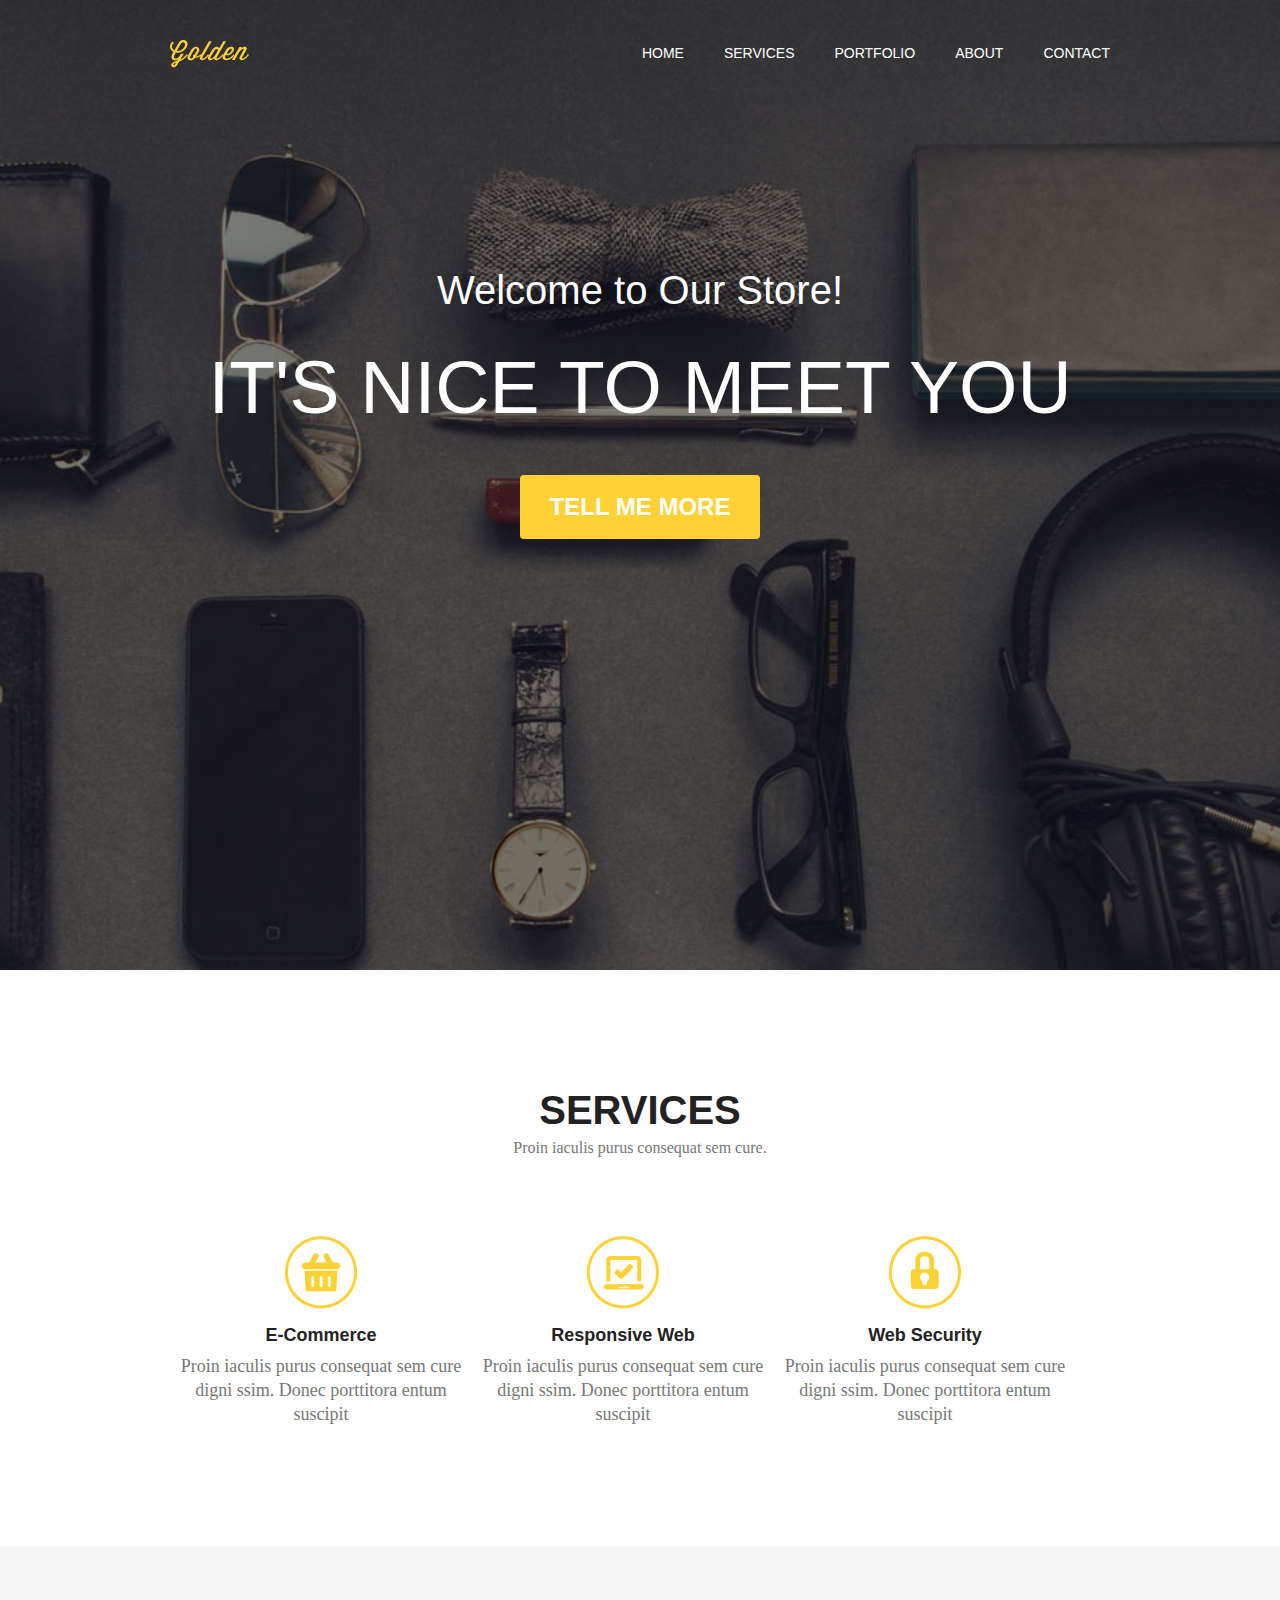
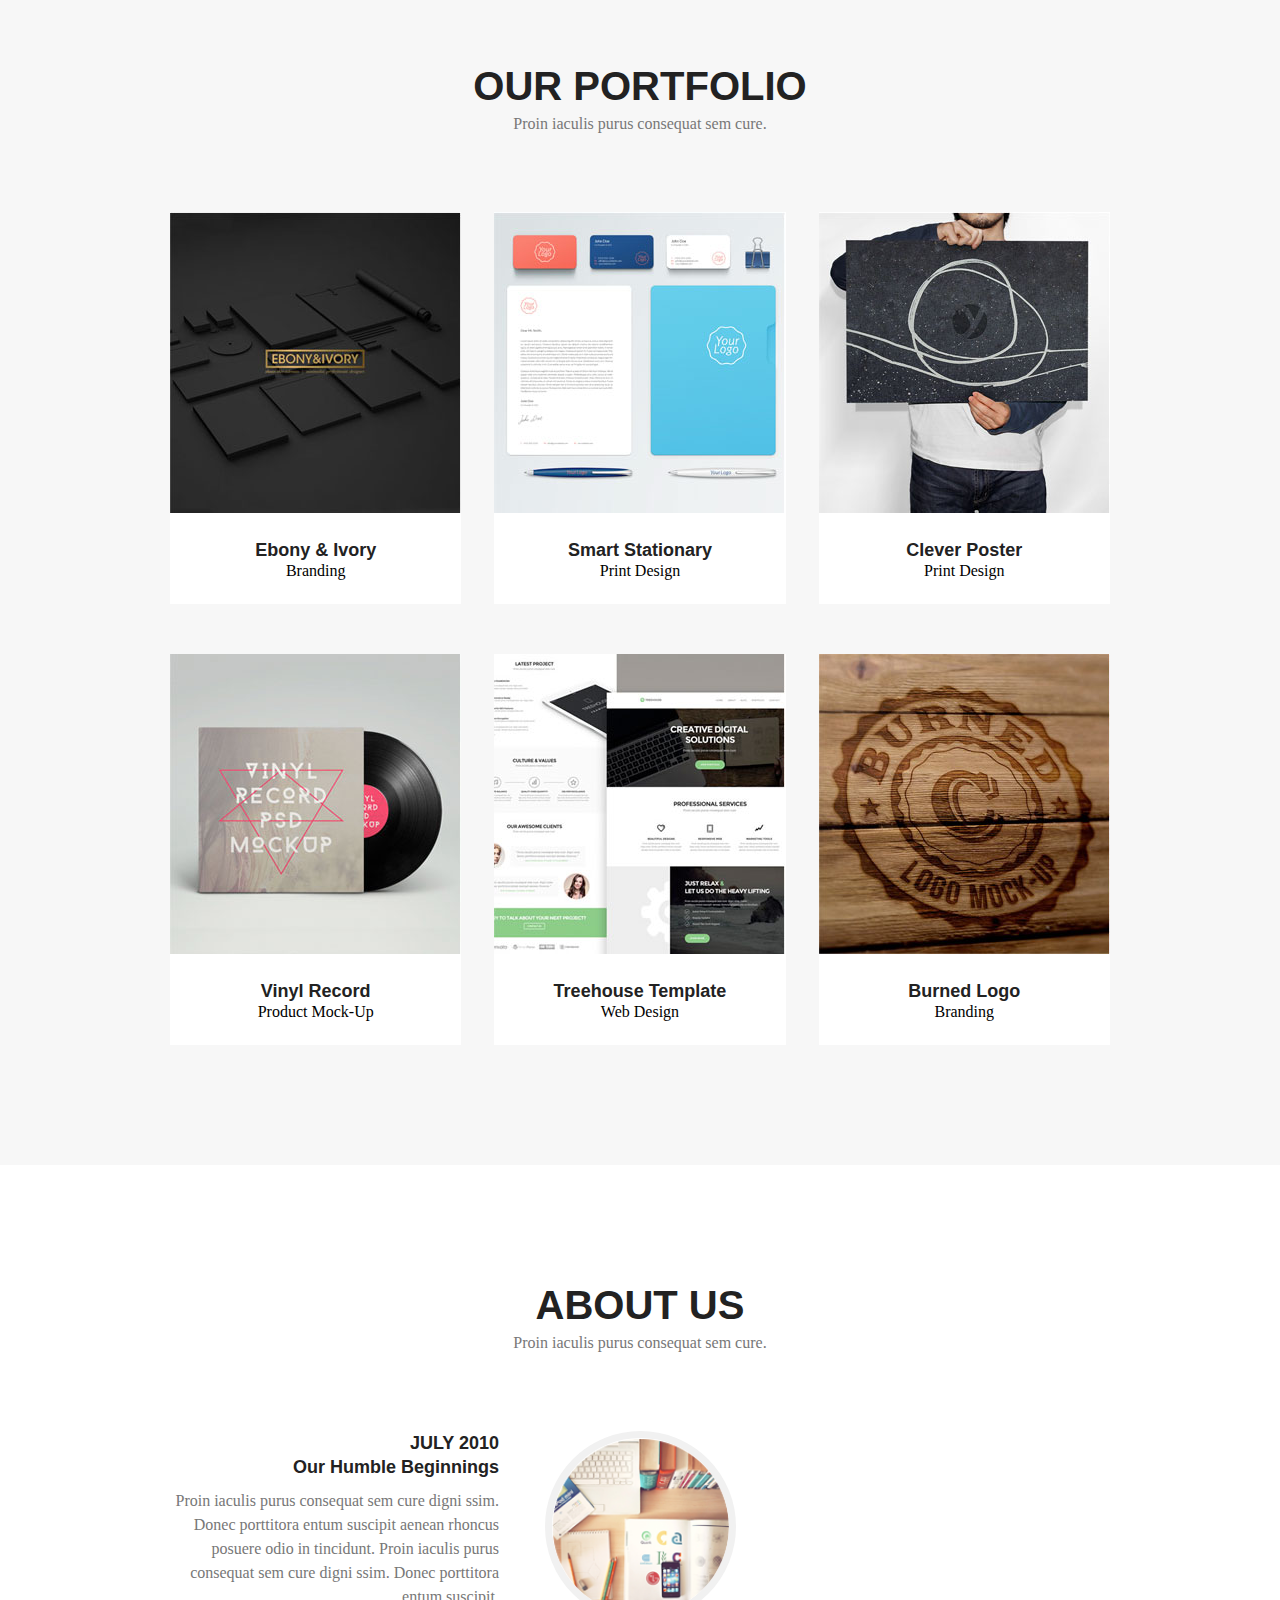
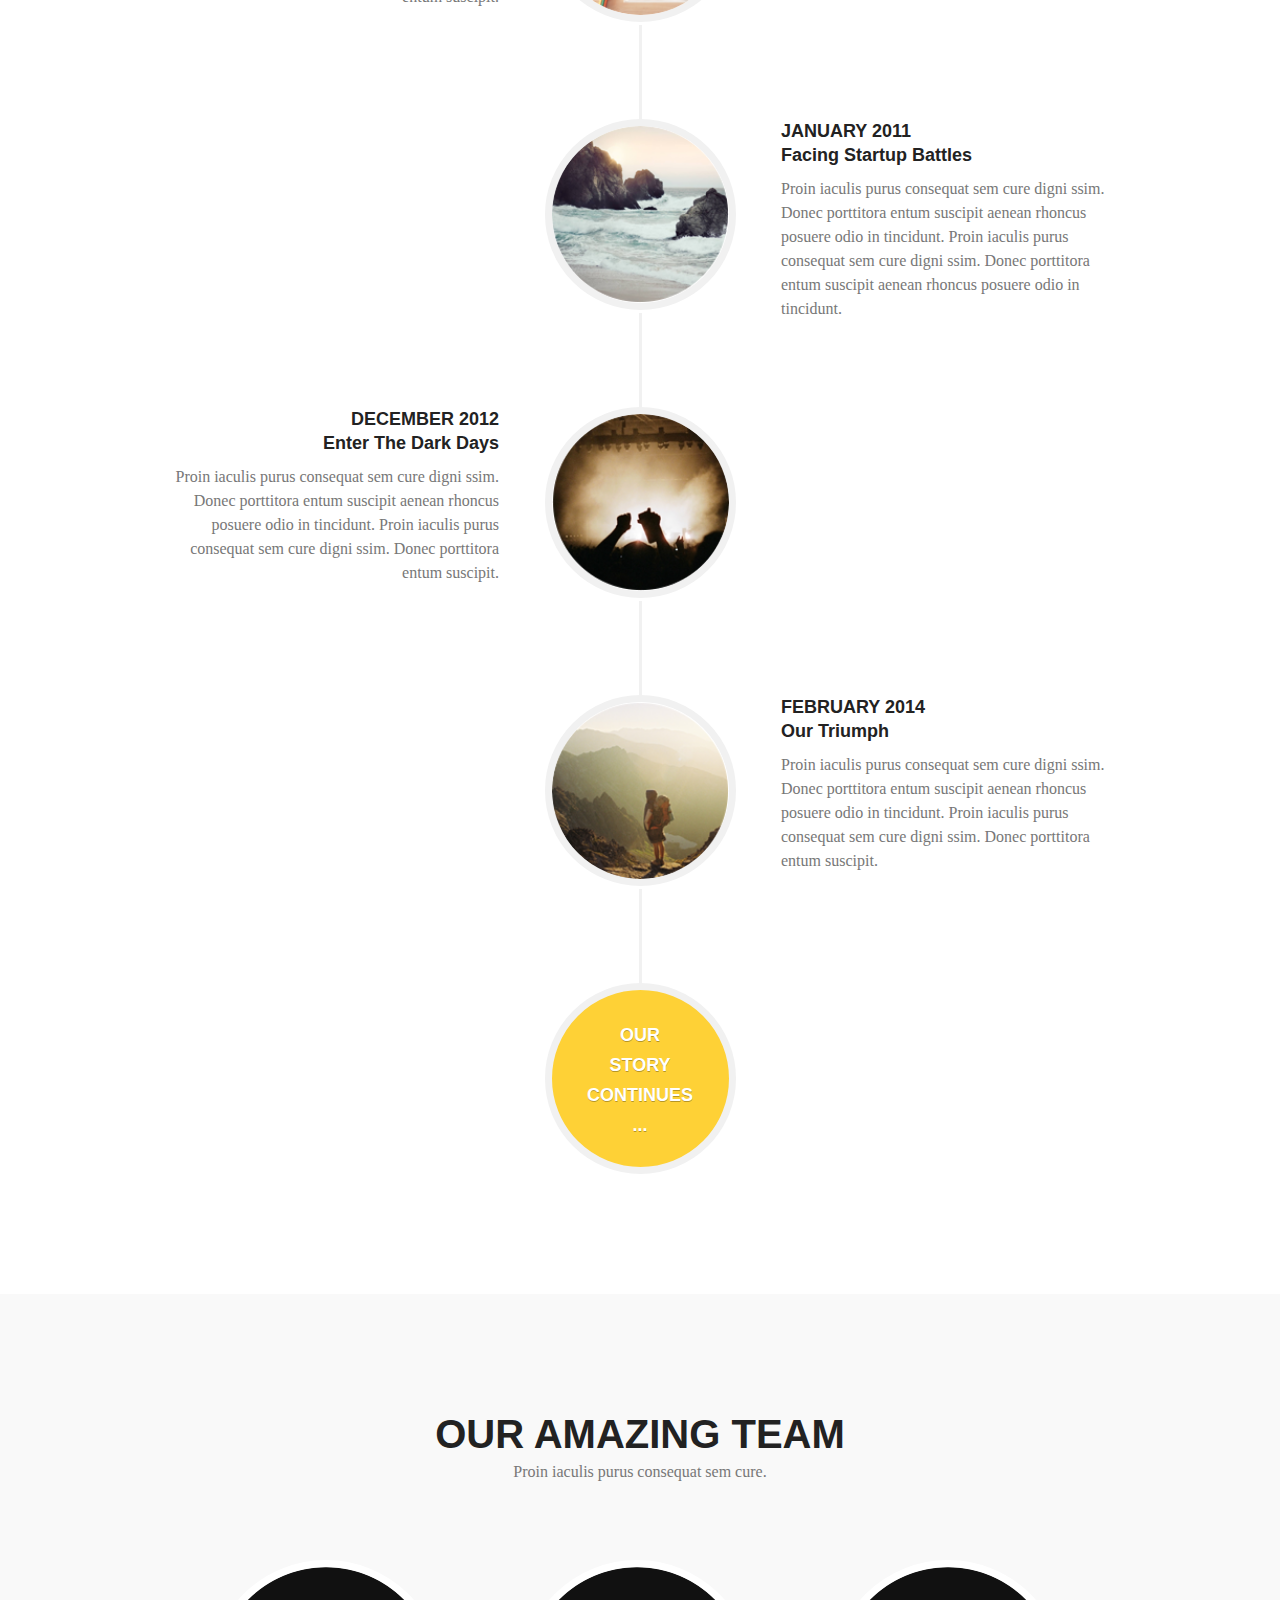
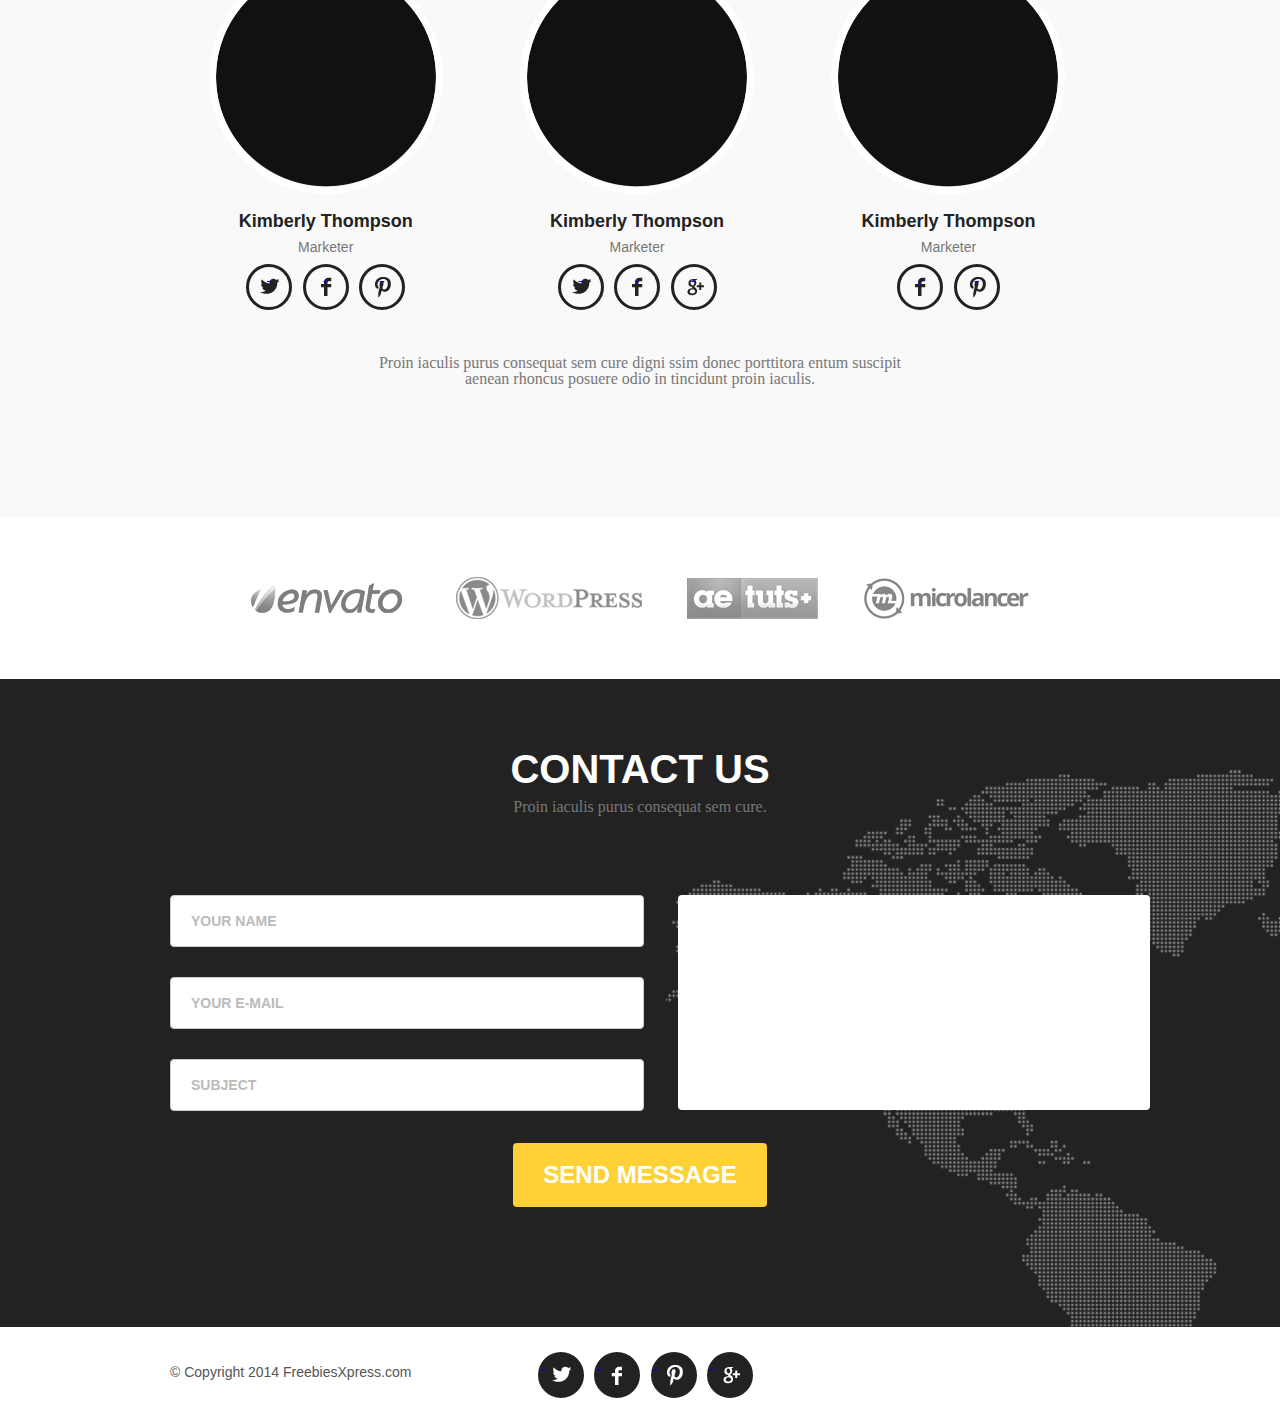
<file: Gold/index.html>
<!DOCTYPE html>
<!--[if lt IE 7]><html lang="ru" class="lt-ie9 lt-ie8 lt-ie7"><![endif]-->
<!--[if IE 7]><html lang="ru" class="lt-ie9 lt-ie8"><![endif]-->
<!--[if IE 8]><html lang="ru" class="lt-ie9"><![endif]-->
<!--[if gt IE 8]><!-->
<html lang="ru">
<!--<![endif]-->
<head>
	<meta charset="utf-8" />

	<title>Заголовок</title>
	<meta content="" name="description" />
	<meta content="" property="og:image" />
	<meta content="" property="og:description" />
	<meta content="" property="og:site_name" />
	<meta content="website" property="og:type" />

	<meta content="telephone=no" name="format-detection" />
	<meta http-equiv="x-rim-auto-match" content="none">

	<meta http-equiv="X-UA-Compatible" content="IE=edge" />
	<meta name="viewport" content="width=device-width, initial-scale=1.0" />

	<link rel="shortcut icon" href="favicon.png" />

	<!--<link rel="stylesheet" href="libs/bootstrap/bootstrap-grid-3.3.1.min.css" />-->
	<link rel="stylesheet" href="libs/font-awesome-4.2.0/css/font-awesome.min.css" />
	<link rel="stylesheet" href="libs/fancybox/jquery.fancybox.css" />
	<link rel="stylesheet" href="libs/owl-carousel/owl.carousel.css" />
	<link rel="stylesheet" href="libs/countdown/jquery.countdown.css" />
	<link rel="stylesheet" href="css/fonts.css" />
	<link rel="stylesheet" href="css/main.css" />
	<link rel="stylesheet" href="css/media.css" />
</head>
<body>
	<div class="wrapper">
	    <div class="header">
	        <div class="container clearfix">
	            <div class="logo">
	                <a href="#"><img src="img/logo.png" alt=""></a>
	            </div>
	            <ul class="nav">
	                <li><a href="#">Home</a></li>
	                <li><a href="#">Services</a></li>
	                <li><a href="#">Portfolio</a></li>
	                <li><a href="#">About</a></li>
	                <li><a href="#">Contact</a></li>
	            </ul>
	        </div>
	    </div>
	    <div class="home">
	        <div class="container">
	            <h3>Welcome to Our Store!</h3>
	            <h1>It's nice to meet you</h1>
	            <button class="btn">Tell me more</button>
	        </div>
	    </div>
	
        <div class="service box">
            <div class="container">
                <h2 class="title">Services</h2>
                <p class="descr">Proin iaculis purus consequat sem cure.</p>
               <div class="services-wrap clearfix">
                   <div class="services-item commerce">
                       <h5 class="title">E-Commerce</h5>
                       <p>Proin iaculis purus consequat sem cure digni ssim. Donec porttitora entum suscipit </p>
                   </div>
                   <div class="services-item responsive">
                       <h5 class="title">Responsive Web</h5>
                       <p>Proin iaculis purus consequat sem cure  digni ssim. Donec porttitora entum suscipit </p>
                   </div>
                   <div class="services-item security">
                       <h5 class="title">Web Security</h5>
                       <p>Proin iaculis purus consequat sem cure digni ssim. Donec porttitora entum suscipit </p>
                   </div>
               </div>
            </div>
</div>
        <div class="portfolio box">
                <div class="container">
                    <h2 class="title">Our portfolio</h2>
                    <p class="descr">Proin iaculis purus consequat sem cure.</p>
                   <div class="portfolio-wrap clearfix">
                       <div class="portfolio-item">
                           <a href="#"><img src="img/p-01.jpg" alt=""></a>
                           <div class="p-footer">
                               <h5 class="title">Ebony & Ivory</h5>
                               <span>Branding</span>
                           </div>
                       </div>
                       <div class="portfolio-item">
                           <a href="#"><img src="img/p-02.jpg" alt=""></a>
                           <div class="p-footer">
                               <h5 class="title">Smart Stationary</h5>
                               <span>Print Design</span>
                           </div>
                       </div>
                       <div class="portfolio-item">
                           <a href="#"><img src="img/p-03.jpg" alt=""></a>
                           <div class="p-footer">
                               <h5 class="title">Clever Poster</h5>
                               <span>Print Design</span>
                           </div>
                       </div>
                       <div class="portfolio-item">
                           <a href="#"><img src="img/p-04.jpg" alt=""></a>
                           <div class="p-footer">
                               <h5 class="title">Vinyl Record</h5>
                               <span>Product Mock-Up</span>
                           </div>
                       </div>
                       <div class="portfolio-item">
                           <a href="#"><img src="img/p-05.jpg" alt=""></a>
                           <div class="p-footer">
                               <h5 class="title">Treehouse Template</h5>
                               <span>Web Design</span>
                           </div>
                       </div>
                       <div class="portfolio-item">
                           <a href="#"><img src="img/p-06.jpg" alt=""></a>
                           <div class="p-footer">
                               <h5 class="title">Burned Logo</h5>
                               <span>Branding</span>
                           </div>
                       </div>  
                   </div>
                </div>
</div>
        <div class="about box">
                <div class="container">
                    <h2 class="title">About Us</h2>
                    <p class="descr">Proin iaculis purus consequat sem cure.</p>
                    <div class="about-wrap">
                        <div class="about-item clearfix">
                           <div class="about-text left text-right">
                               <h5 class="title"><span>July 2010</span><br>Our Humble Beginnings</h5>
                               <p>Proin iaculis purus consequat sem cure digni ssim. Donec porttitora entum suscipit aenean rhoncus posuere odio in tincidunt. Proin iaculis purus consequat sem cure digni ssim. Donec porttitora entum suscipit.</p>
                           </div>
                           <div class="about-img left">
                               <img src="img/abt-01.png" alt="">
                           </div>
                            
                        </div>
                        <div class="about-item clearfix">
                           <div class="about-text right text-left">
                               <h5 class="title"><span>January 2011</span><br> Facing Startup Battles</h5>
                               <p>Proin iaculis purus consequat sem cure digni ssim. Donec porttitora entum suscipit aenean rhoncus posuere odio in tincidunt. Proin iaculis purus consequat sem cure digni ssim. Donec porttitora entum suscipit aenean rhoncus posuere odio in tincidunt.</p>
                           </div>
                           <div class="about-img right">
                               <img src="img/abt-02.png" alt="">
                           </div>
                            
                        </div>
                        <div class="about-item clearfix">
                           <div class="about-text left text-right">
                               <h5 class="title"><span>December 2012</span><br>Enter The Dark Days</h5>
                               <p>Proin iaculis purus consequat sem cure digni ssim. Donec porttitora entum suscipit aenean rhoncus posuere odio in tincidunt. Proin iaculis purus consequat sem cure digni ssim. Donec porttitora entum suscipit.</p>
                           </div>
                           <div class="about-img left">
                               <img src="img/abt-03.png" alt="">
                           </div>
                            
                        </div>
                        <div class="about-item clearfix">
                           <div class="about-text right text-left">
                               <h5 class="title"><span>February 2014</span><br>Our Triumph</h5>
                               <p>Proin iaculis purus consequat sem cure digni ssim. Donec porttitora entum suscipit aenean rhoncus posuere odio in tincidunt. Proin iaculis purus consequat sem cure digni ssim. Donec porttitora entum suscipit.</p>
                           </div>
                           <div class="about-img right">
                               <img src="img/abt-04.png" alt="">
                           </div>
                            
                        </div>
                        <a href="#" class="about-link">Our<br>Story<br>Continues<br>...</a>
                    </div>
                </div>
        </div>
        <div class="team box">         
            <div class="container">
                <h2 class="title">Our Amazing Team</h2>
                <p class="descr">Proin iaculis purus consequat sem cure.</p>
                <div class="team-wrap clearfix">
                    <div class="team-item">
                        <img src="img/team.png" height="220" width="220" alt="">
                        <h5 class="title">Kimberly Thompson</h5>
                        <p class="cat">Marketer</p>
                        <div class="social">
                            <a href="#" class="ic-tw">&nbsp;</a>
                            <a href="#" class="ic-fb">&nbsp;</a>
                            <a href="#" class="ic-pn">&nbsp;</a>
                        </div>
                    </div>
                     <div class="team-item">
                        <img src="img/team.png" height="220" width="220" alt="">
                        <h5 class="title">Kimberly Thompson</h5>
                        <p class="cat">Marketer</p>
                        <div class="social">
                            <a href="#" class="ic-tw">&nbsp;</a>
                            <a href="#" class="ic-fb">&nbsp;</a>
                            <a href="#" class="ic-gl">&nbsp;</a>
                        </div>
                    </div>
                     <div class="team-item">
                        <img src="img/team.png" height="220" width="220" alt="">
                        <h5 class="title">Kimberly Thompson</h5>
                        <p class="cat">Marketer</p>
                        <div class="social">
                            <a href="#" class="ic-fb">&nbsp;</a>
                            <a href="#" class="ic-pn">&nbsp;</a>
                        </div>
                    </div>
                </div>
                <p class="descr team-info">Proin iaculis purus consequat sem cure digni ssim donec porttitora entum suscipit<br>aenean rhoncus posuere odio in tincidunt proin iaculis.</p>
            </div>
        </div>
        
        <div class="brand">
            <div class="container">
                <a href="#"><img src="img/partner01.png" alt=""></a>
                <a href="#"><img src="img/partner02.png" alt=""></a>
                <a href="#"><img src="img/partner03.png" alt=""></a>
                <a href="#"><img src="img/partner04.png" alt=""></a>
            </div>
        </div>
        
        <div class="contact box" name="contact">         
            <div class="container">
                <h2 class="title">Contact Us</h2>
                <p class="descr">Proin iaculis purus consequat sem cure.</p>
                <form action="#" class="message">
                    <div class="clearfix">
                        <div class="left">
                            <input type="text" placeholder="your name">
                            <input type="text" placeholder="your e-mail">
                            <input type="text" placeholder="subject">
                        </div>
                        <div class="right">
                            <textarea id="" cols="0" rows="0" placeholder="Your message"> </textarea>
                        </div>
                    </div>
                    <input type="submit" value="Send Message" class="btn">
                </form>
            </div>
        </div>
        
        <div class="copyright">
            <div class="container clearfix">
                <p class="left">&copy; Copyright 2014 FreebiesXpress.com</p>
                <div class="social">
                    <a href="#" class="ic-tw black">&nbsp;</a>
                    <a href="#" class="ic-fb black">&nbsp;</a>
                    <a href="#" class="ic-pn black">&nbsp;</a>
                    <a href="#" class="ic-gl black">&nbsp;</a>
                </div>
                
            </div>
        </div>
	</div>
	
	
	<div class="hidden"></div>
	<!-- Mandatory for Responsive Bootstrap Toolkit to operate -->
	<div class="device-xs visible-xs"></div>
	<div class="device-sm visible-sm"></div>
	<div class="device-md visible-md"></div>
	<div class="device-lg visible-lg"></div>
	<!-- end mandatory -->
	<!--[if lt IE 9]>
	<script src="libs/html5shiv/es5-shim.min.js"></script>
	<script src="libs/html5shiv/html5shiv.min.js"></script>
	<script src="libs/html5shiv/html5shiv-printshiv.min.js"></script>
	<script src="libs/respond/respond.min.js"></script>
	<![endif]-->
	<script src="libs/jquery/jquery-1.11.1.min.js"></script>
	<script src="libs/jquery-mousewheel/jquery.mousewheel.min.js"></script>
	<script src="libs/fancybox/jquery.fancybox.pack.js"></script>
	<script src="libs/waypoints/waypoints-1.6.2.min.js"></script>
	<script src="libs/scrollto/jquery.scrollTo.min.js"></script>
	<script src="libs/owl-carousel/owl.carousel.min.js"></script>
	<script src="libs/countdown/jquery.plugin.js"></script>
	<script src="libs/countdown/jquery.countdown.min.js"></script>
	<script src="libs/countdown/jquery.countdown-ru.js"></script>
	<script src="libs/landing-nav/navigation.js"></script>
	<!--<script src="libs/bootstrap-toolkit/bootstrap-toolkit.min.js"></script>-->
	<script src="libs/maskedinput/jquery.maskedinput.min.js"></script>
	<script src="libs/equalheight/jquery.equalheight.js"></script>
	<script src="libs/stellar/jquery.stellar.min.js"></script>
	<script src="js/common.js"></script>
	<!-- Yandex.Metrika counter --><!-- /Yandex.Metrika counter -->
	<!-- Google Analytics counter --><!-- /Google Analytics counter -->
</body>
</html>
</file>
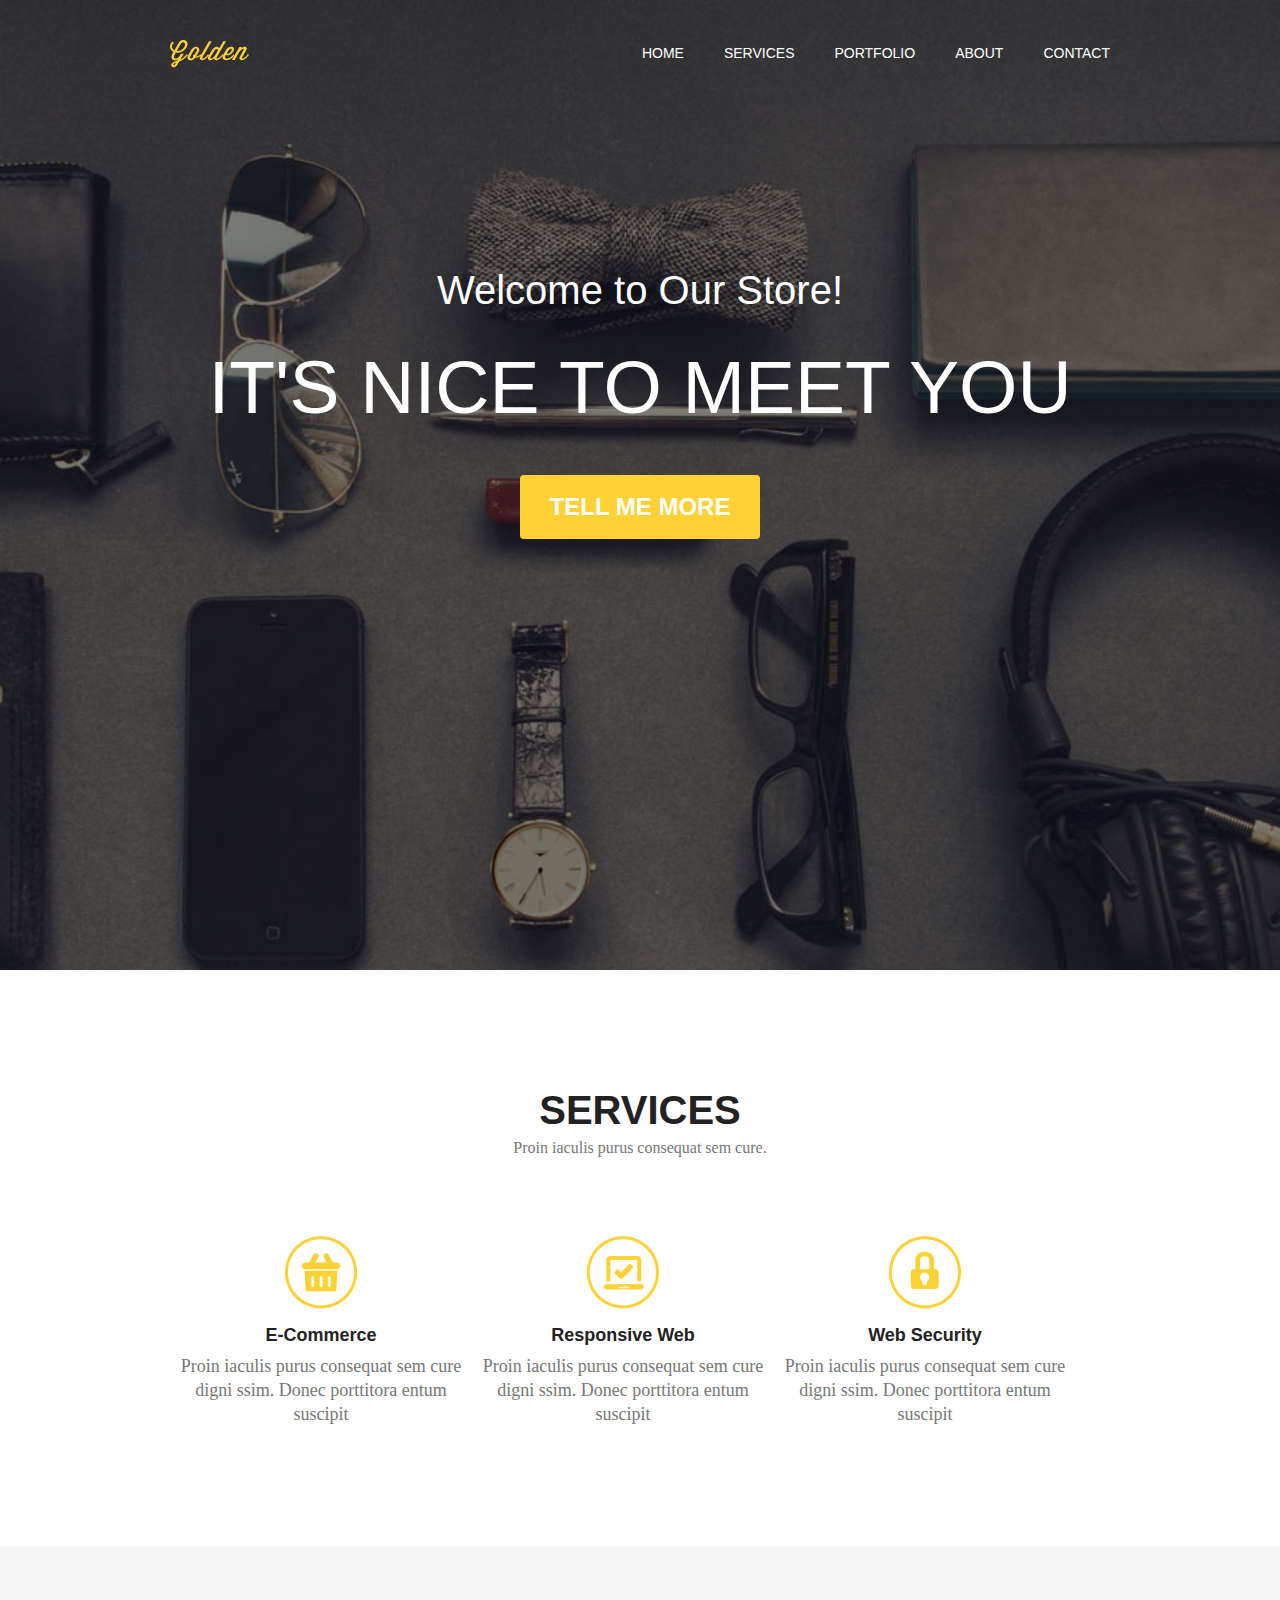
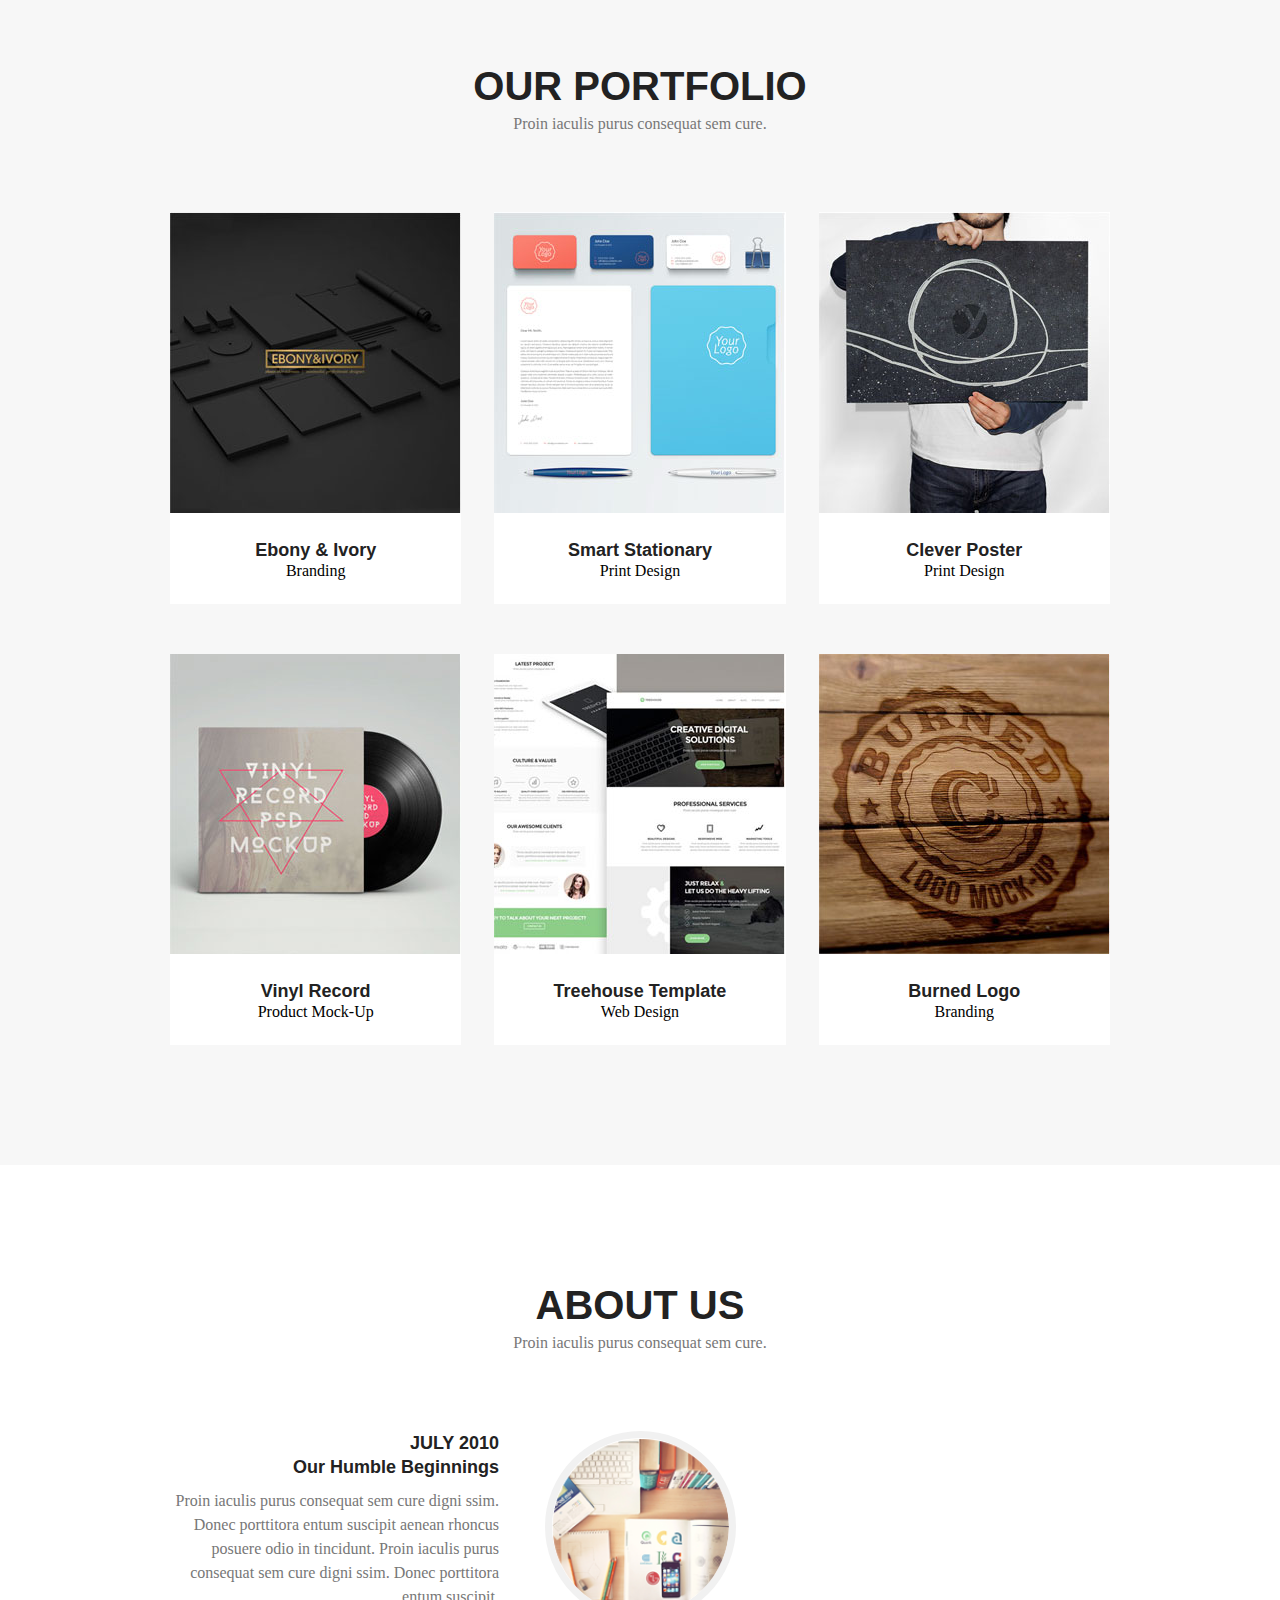
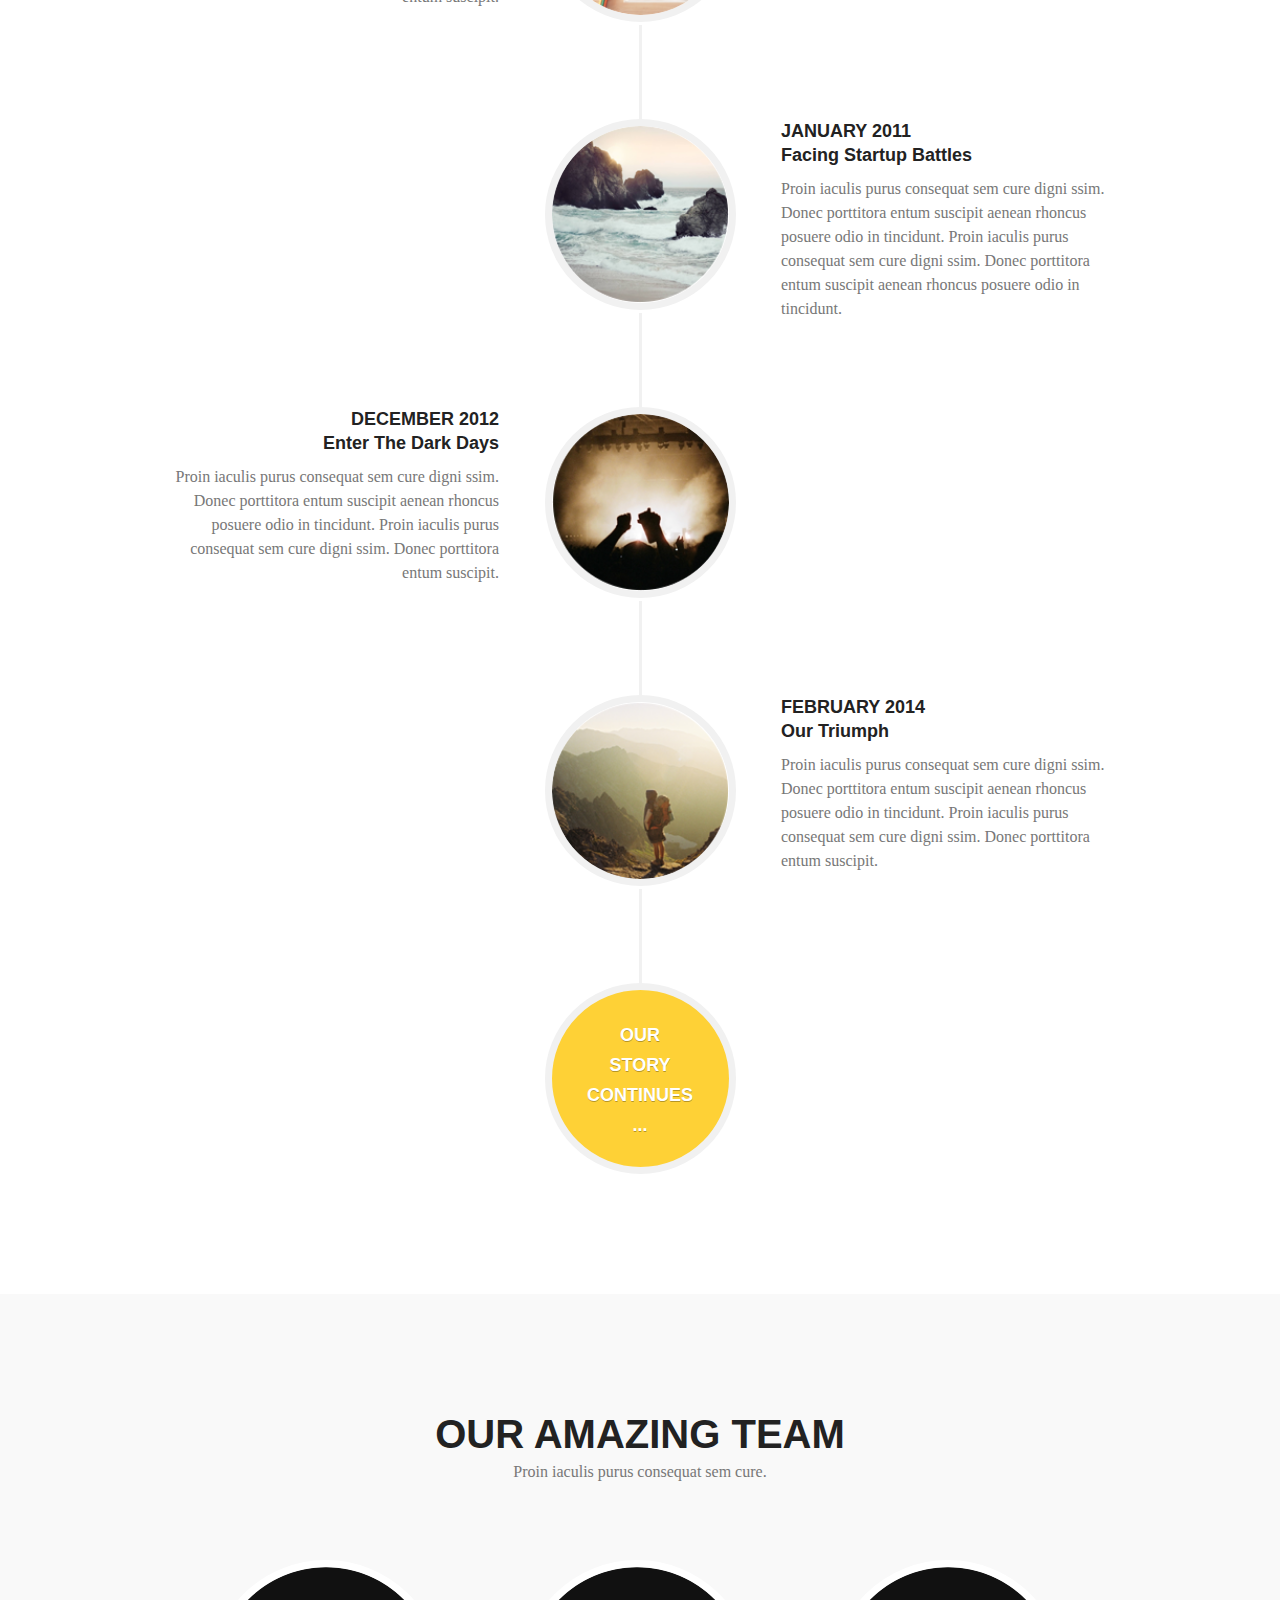
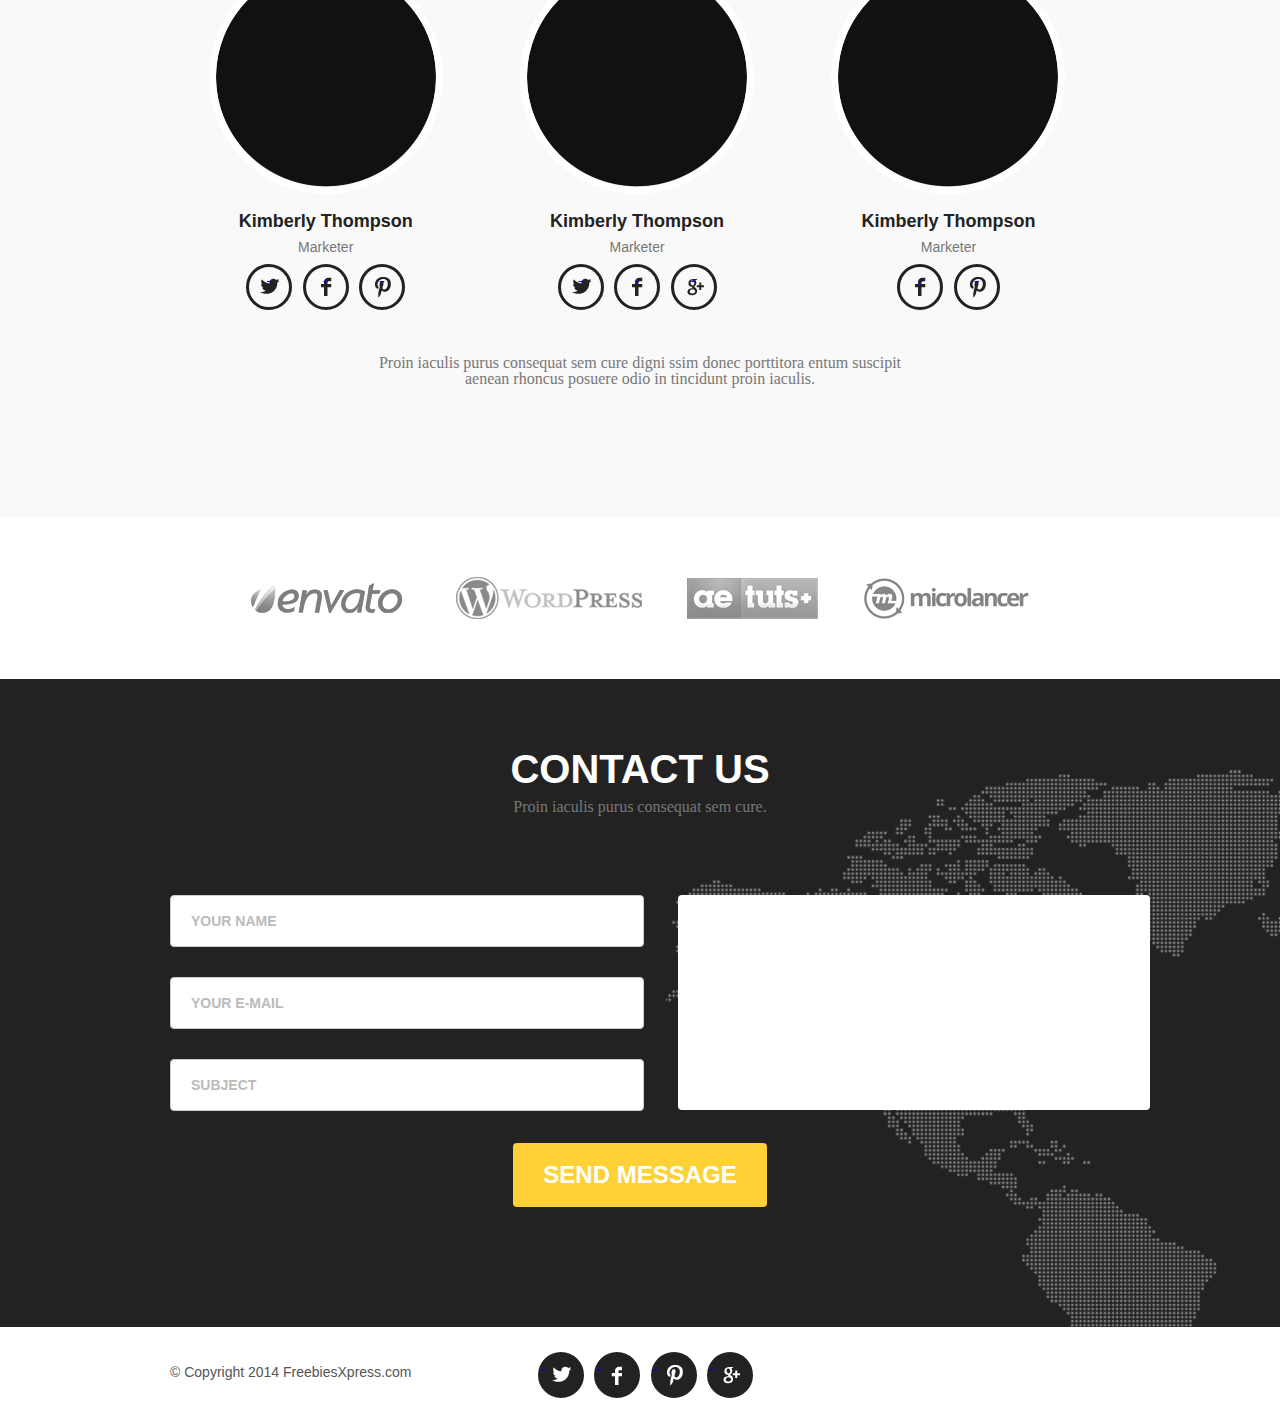
<file: golden/index.html>
<!DOCTYPE html>
<!--[if lt IE 7]><html lang="ru" class="lt-ie9 lt-ie8 lt-ie7"><![endif]-->
<!--[if IE 7]><html lang="ru" class="lt-ie9 lt-ie8"><![endif]-->
<!--[if IE 8]><html lang="ru" class="lt-ie9"><![endif]-->
<!--[if gt IE 8]><!-->
<html lang="ru">
<!--<![endif]-->
<head>
	<meta charset="utf-8" />

	<title>Golden</title>
	<meta content="" name="description" />
	<meta content="" property="og:image" />
	<meta content="" property="og:description" />
	<meta content="" property="og:site_name" />
	<meta content="website" property="og:type" />

	<meta content="telephone=no" name="format-detection" />
	<meta http-equiv="x-rim-auto-match" content="none">

	<meta http-equiv="X-UA-Compatible" content="IE=edge" />
	<meta name="viewport" content="width=device-width, initial-scale=1.0" />

	<link rel="shortcut icon" href="favicon.png" />

	<!--<link rel="stylesheet" href="libs/bootstrap/bootstrap-grid-3.3.1.min.css" />-->
	<link rel="stylesheet" href="libs/font-awesome-4.2.0/css/font-awesome.min.css" />
	<link rel="stylesheet" href="libs/fancybox/jquery.fancybox.css" />
	<link rel="stylesheet" href="libs/owl-carousel/owl.carousel.css" />
	<link rel="stylesheet" href="libs/countdown/jquery.countdown.css" />
	<link rel="stylesheet" href="css/fonts.css" />
	<link rel="stylesheet" href="css/main.css" />
	<link rel="stylesheet" href="css/media.css" />
</head>
<body>
	<div class="wrapper">
	    <div class="header">
	        <div class="container clearfix">
	            <div class="logo">
	                <a href="#"><img src="img/logo.png" alt=""></a>
	            </div>
	            <ul class="nav">
	                <li><a href="#">Home</a></li>
	                <li><a href="#">Services</a></li>
	                <li><a href="#">Portfolio</a></li>
	                <li><a href="#">About</a></li>
	                <li><a href="#">Contact</a></li>
	            </ul>
	        </div>
	    </div>
	    <div class="home">
	        <div class="container">
	            <h3>Welcome to Our Store!</h3>
	            <h1>It's nice to meet you</h1>
	            <button class="btn">Tell me more</button>
	        </div>
	    </div>
	
        <div class="service box">
            <div class="container">
                <h2 class="title">Services</h2>
                <p class="descr">Proin iaculis purus consequat sem cure.</p>
               <div class="services-wrap clearfix">
                   <div class="services-item commerce">
                       <h5 class="title">E-Commerce</h5>
                       <p>Proin iaculis purus consequat sem cure digni ssim. Donec porttitora entum suscipit </p>
                   </div>
                   <div class="services-item responsive">
                       <h5 class="title">Responsive Web</h5>
                       <p>Proin iaculis purus consequat sem cure  digni ssim. Donec porttitora entum suscipit </p>
                   </div>
                   <div class="services-item security">
                       <h5 class="title">Web Security</h5>
                       <p>Proin iaculis purus consequat sem cure digni ssim. Donec porttitora entum suscipit </p>
                   </div>
               </div>
            </div>
</div>
        <div class="portfolio box">
                <div class="container">
                    <h2 class="title">Our portfolio</h2>
                    <p class="descr">Proin iaculis purus consequat sem cure.</p>
                   <div class="portfolio-wrap clearfix">
                       <div class="portfolio-item">
                           <a href="#"><img src="img/p-01.jpg" alt=""></a>
                           <div class="p-footer">
                               <h5 class="title">Ebony & Ivory</h5>
                               <span>Branding</span>
                           </div>
                       </div>
                       <div class="portfolio-item">
                           <a href="#"><img src="img/p-02.jpg" alt=""></a>
                           <div class="p-footer">
                               <h5 class="title">Smart Stationary</h5>
                               <span>Print Design</span>
                           </div>
                       </div>
                       <div class="portfolio-item">
                           <a href="#"><img src="img/p-03.jpg" alt=""></a>
                           <div class="p-footer">
                               <h5 class="title">Clever Poster</h5>
                               <span>Print Design</span>
                           </div>
                       </div>
                       <div class="portfolio-item">
                           <a href="#"><img src="img/p-04.jpg" alt=""></a>
                           <div class="p-footer">
                               <h5 class="title">Vinyl Record</h5>
                               <span>Product Mock-Up</span>
                           </div>
                       </div>
                       <div class="portfolio-item">
                           <a href="#"><img src="img/p-05.jpg" alt=""></a>
                           <div class="p-footer">
                               <h5 class="title">Treehouse Template</h5>
                               <span>Web Design</span>
                           </div>
                       </div>
                       <div class="portfolio-item">
                           <a href="#"><img src="img/p-06.jpg" alt=""></a>
                           <div class="p-footer">
                               <h5 class="title">Burned Logo</h5>
                               <span>Branding</span>
                           </div>
                       </div>  
                   </div>
                </div>
</div>
        <div class="about box">
                <div class="container">
                    <h2 class="title">About Us</h2>
                    <p class="descr">Proin iaculis purus consequat sem cure.</p>
                    <div class="about-wrap">
                        <div class="about-item clearfix">
                           <div class="about-text left text-right">
                               <h5 class="title"><span>July 2010</span><br>Our Humble Beginnings</h5>
                               <p>Proin iaculis purus consequat sem cure digni ssim. Donec porttitora entum suscipit aenean rhoncus posuere odio in tincidunt. Proin iaculis purus consequat sem cure digni ssim. Donec porttitora entum suscipit.</p>
                           </div>
                           <div class="about-img left">
                               <img src="img/abt-01.png" alt="">
                           </div>
                            
                        </div>
                        <div class="about-item clearfix">
                           <div class="about-text right text-left">
                               <h5 class="title"><span>January 2011</span><br> Facing Startup Battles</h5>
                               <p>Proin iaculis purus consequat sem cure digni ssim. Donec porttitora entum suscipit aenean rhoncus posuere odio in tincidunt. Proin iaculis purus consequat sem cure digni ssim. Donec porttitora entum suscipit aenean rhoncus posuere odio in tincidunt.</p>
                           </div>
                           <div class="about-img right">
                               <img src="img/abt-02.png" alt="">
                           </div>
                            
                        </div>
                        <div class="about-item clearfix">
                           <div class="about-text left text-right">
                               <h5 class="title"><span>December 2012</span><br>Enter The Dark Days</h5>
                               <p>Proin iaculis purus consequat sem cure digni ssim. Donec porttitora entum suscipit aenean rhoncus posuere odio in tincidunt. Proin iaculis purus consequat sem cure digni ssim. Donec porttitora entum suscipit.</p>
                           </div>
                           <div class="about-img left">
                               <img src="img/abt-03.png" alt="">
                           </div>
                            
                        </div>
                        <div class="about-item clearfix">
                           <div class="about-text right text-left">
                               <h5 class="title"><span>February 2014</span><br>Our Triumph</h5>
                               <p>Proin iaculis purus consequat sem cure digni ssim. Donec porttitora entum suscipit aenean rhoncus posuere odio in tincidunt. Proin iaculis purus consequat sem cure digni ssim. Donec porttitora entum suscipit.</p>
                           </div>
                           <div class="about-img right">
                               <img src="img/abt-04.png" alt="">
                           </div>
                            
                        </div>
                        <a href="#" class="about-link">Our<br>Story<br>Continues<br>...</a>
                    </div>
                </div>
        </div>
        <div class="team box">         
            <div class="container">
                <h2 class="title">Our Amazing Team</h2>
                <p class="descr">Proin iaculis purus consequat sem cure.</p>
                <div class="team-wrap clearfix">
                    <div class="team-item">
                        <img src="img/team.png" height="220" width="220" alt="">
                        <h5 class="title">Kimberly Thompson</h5>
                        <p class="cat">Marketer</p>
                        <div class="social">
                            <a href="#" class="ic-tw">&nbsp;</a>
                            <a href="#" class="ic-fb">&nbsp;</a>
                            <a href="#" class="ic-pn">&nbsp;</a>
                        </div>
                    </div>
                     <div class="team-item">
                        <img src="img/team.png" height="220" width="220" alt="">
                        <h5 class="title">Kimberly Thompson</h5>
                        <p class="cat">Marketer</p>
                        <div class="social">
                            <a href="#" class="ic-tw">&nbsp;</a>
                            <a href="#" class="ic-fb">&nbsp;</a>
                            <a href="#" class="ic-gl">&nbsp;</a>
                        </div>
                    </div>
                     <div class="team-item">
                        <img src="img/team.png" height="220" width="220" alt="">
                        <h5 class="title">Kimberly Thompson</h5>
                        <p class="cat">Marketer</p>
                        <div class="social">
                            <a href="#" class="ic-fb">&nbsp;</a>
                            <a href="#" class="ic-pn">&nbsp;</a>
                        </div>
                    </div>
                </div>
                <p class="descr team-info">Proin iaculis purus consequat sem cure digni ssim donec porttitora entum suscipit<br>aenean rhoncus posuere odio in tincidunt proin iaculis.</p>
            </div>
        </div>
        
        <div class="brand">
            <div class="container">
                <a href="#"><img src="img/partner01.png" alt=""></a>
                <a href="#"><img src="img/partner02.png" alt=""></a>
                <a href="#"><img src="img/partner03.png" alt=""></a>
                <a href="#"><img src="img/partner04.png" alt=""></a>
            </div>
        </div>
        
        <div class="contact box" name="contact">         
            <div class="container">
                <h2 class="title">Contact Us</h2>
                <p class="descr">Proin iaculis purus consequat sem cure.</p>
                <form action="#" class="message">
                    <div class="clearfix">
                        <div class="left">
                            <input type="text" placeholder="your name">
                            <input type="text" placeholder="your e-mail">
                            <input type="text" placeholder="subject">
                        </div>
                        <div class="right">
                            <textarea id="" cols="0" rows="0" placeholder="Your message"> </textarea>
                        </div>
                    </div>
                    <input type="submit" value="Send Message" class="btn">
                </form>
            </div>
        </div>
        
        <div class="copyright">
            <div class="container clearfix">
                <p class="left">&copy; Copyright 2014 FreebiesXpress.com</p>
                <div class="social">
                    <a href="#" class="ic-tw black">&nbsp;</a>
                    <a href="#" class="ic-fb black">&nbsp;</a>
                    <a href="#" class="ic-pn black">&nbsp;</a>
                    <a href="#" class="ic-gl black">&nbsp;</a>
                </div>
                
            </div>
        </div>
	</div>
	
	
	<div class="hidden"></div>
	<!-- Mandatory for Responsive Bootstrap Toolkit to operate -->
	<div class="device-xs visible-xs"></div>
	<div class="device-sm visible-sm"></div>
	<div class="device-md visible-md"></div>
	<div class="device-lg visible-lg"></div>
	<!-- end mandatory -->
	<!--[if lt IE 9]>
	<script src="libs/html5shiv/es5-shim.min.js"></script>
	<script src="libs/html5shiv/html5shiv.min.js"></script>
	<script src="libs/html5shiv/html5shiv-printshiv.min.js"></script>
	<script src="libs/respond/respond.min.js"></script>
	<![endif]-->
	<script src="libs/jquery/jquery-1.11.1.min.js"></script>
	<script src="libs/jquery-mousewheel/jquery.mousewheel.min.js"></script>
	<script src="libs/fancybox/jquery.fancybox.pack.js"></script>
	<script src="libs/waypoints/waypoints-1.6.2.min.js"></script>
	<script src="libs/scrollto/jquery.scrollTo.min.js"></script>
	<script src="libs/owl-carousel/owl.carousel.min.js"></script>
	<script src="libs/countdown/jquery.plugin.js"></script>
	<script src="libs/countdown/jquery.countdown.min.js"></script>
	<script src="libs/countdown/jquery.countdown-ru.js"></script>
	<script src="libs/landing-nav/navigation.js"></script>
	<!--<script src="libs/bootstrap-toolkit/bootstrap-toolkit.min.js"></script>-->
	<script src="libs/maskedinput/jquery.maskedinput.min.js"></script>
	<script src="libs/equalheight/jquery.equalheight.js"></script>
	<script src="libs/stellar/jquery.stellar.min.js"></script>
	<script src="js/common.js"></script>
	<!-- Yandex.Metrika counter --><!-- /Yandex.Metrika counter -->
	<!-- Google Analytics counter --><!-- /Google Analytics counter -->
</body>
</html>
</file>
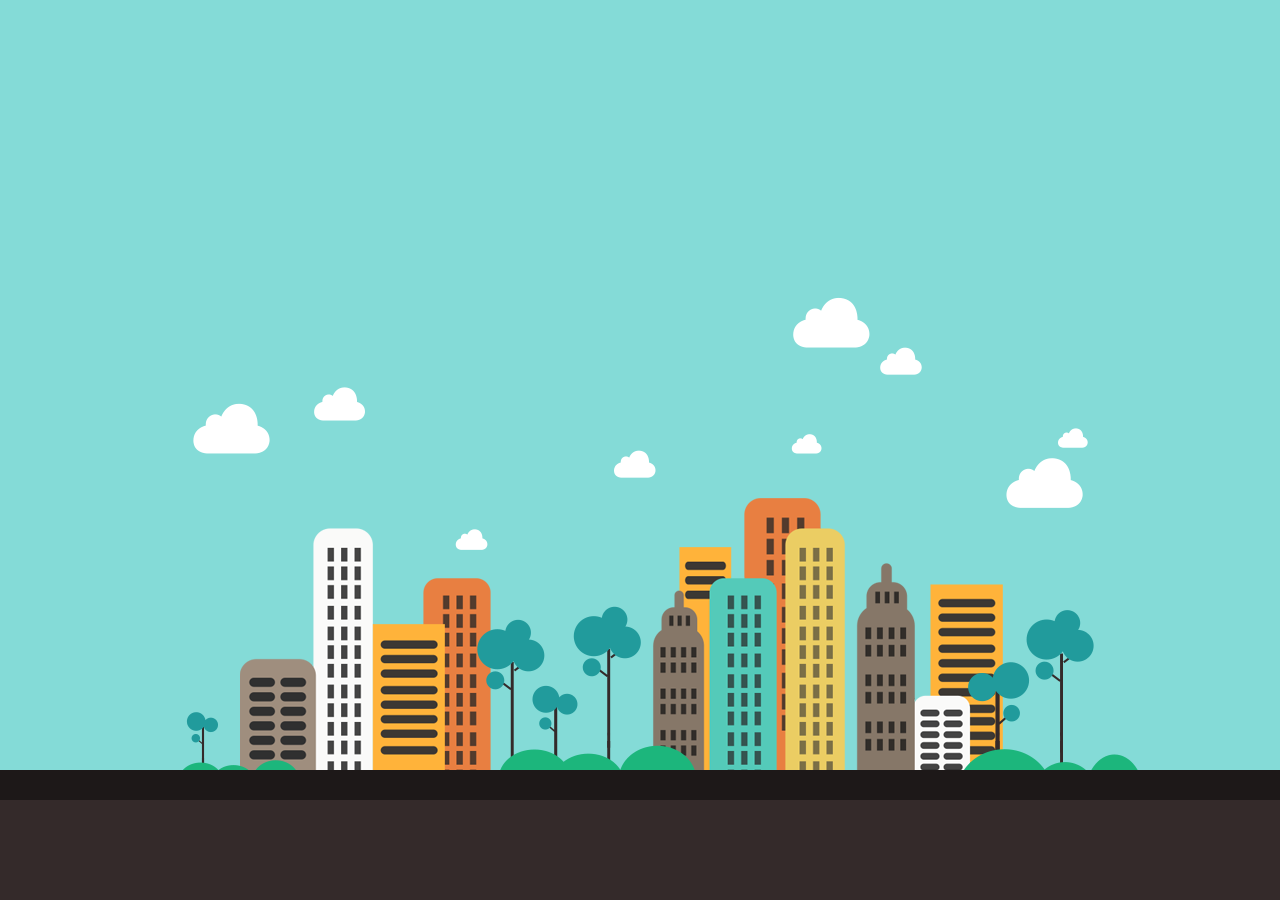
<file: parallax/index.html>
<!DOCTYPE html>
<html lang="en">
<head>
    <meta charset="UTF-8">
    <title> Document</title>
    <link rel="stylesheet" href="css/style.css">
</head>
<body>
    
    <div class="scene">
        <div data-offset="90" class="parallax clouds"></div>
        <div data-offset="30" class="parallax trees"></div>
        <div data-offset="20" class="parallax grass"></div>
        <div data-offset="50" class="parallax buildings"></div>
        <div class="ground"></div>
    </div>
    
    
    <script src="https://ajax.googleapis.com/ajax/libs/jquery/3.2.1/jquery.min.js"></script>
    <script src="js/common.js"></script>
</body>
</html>
</file>
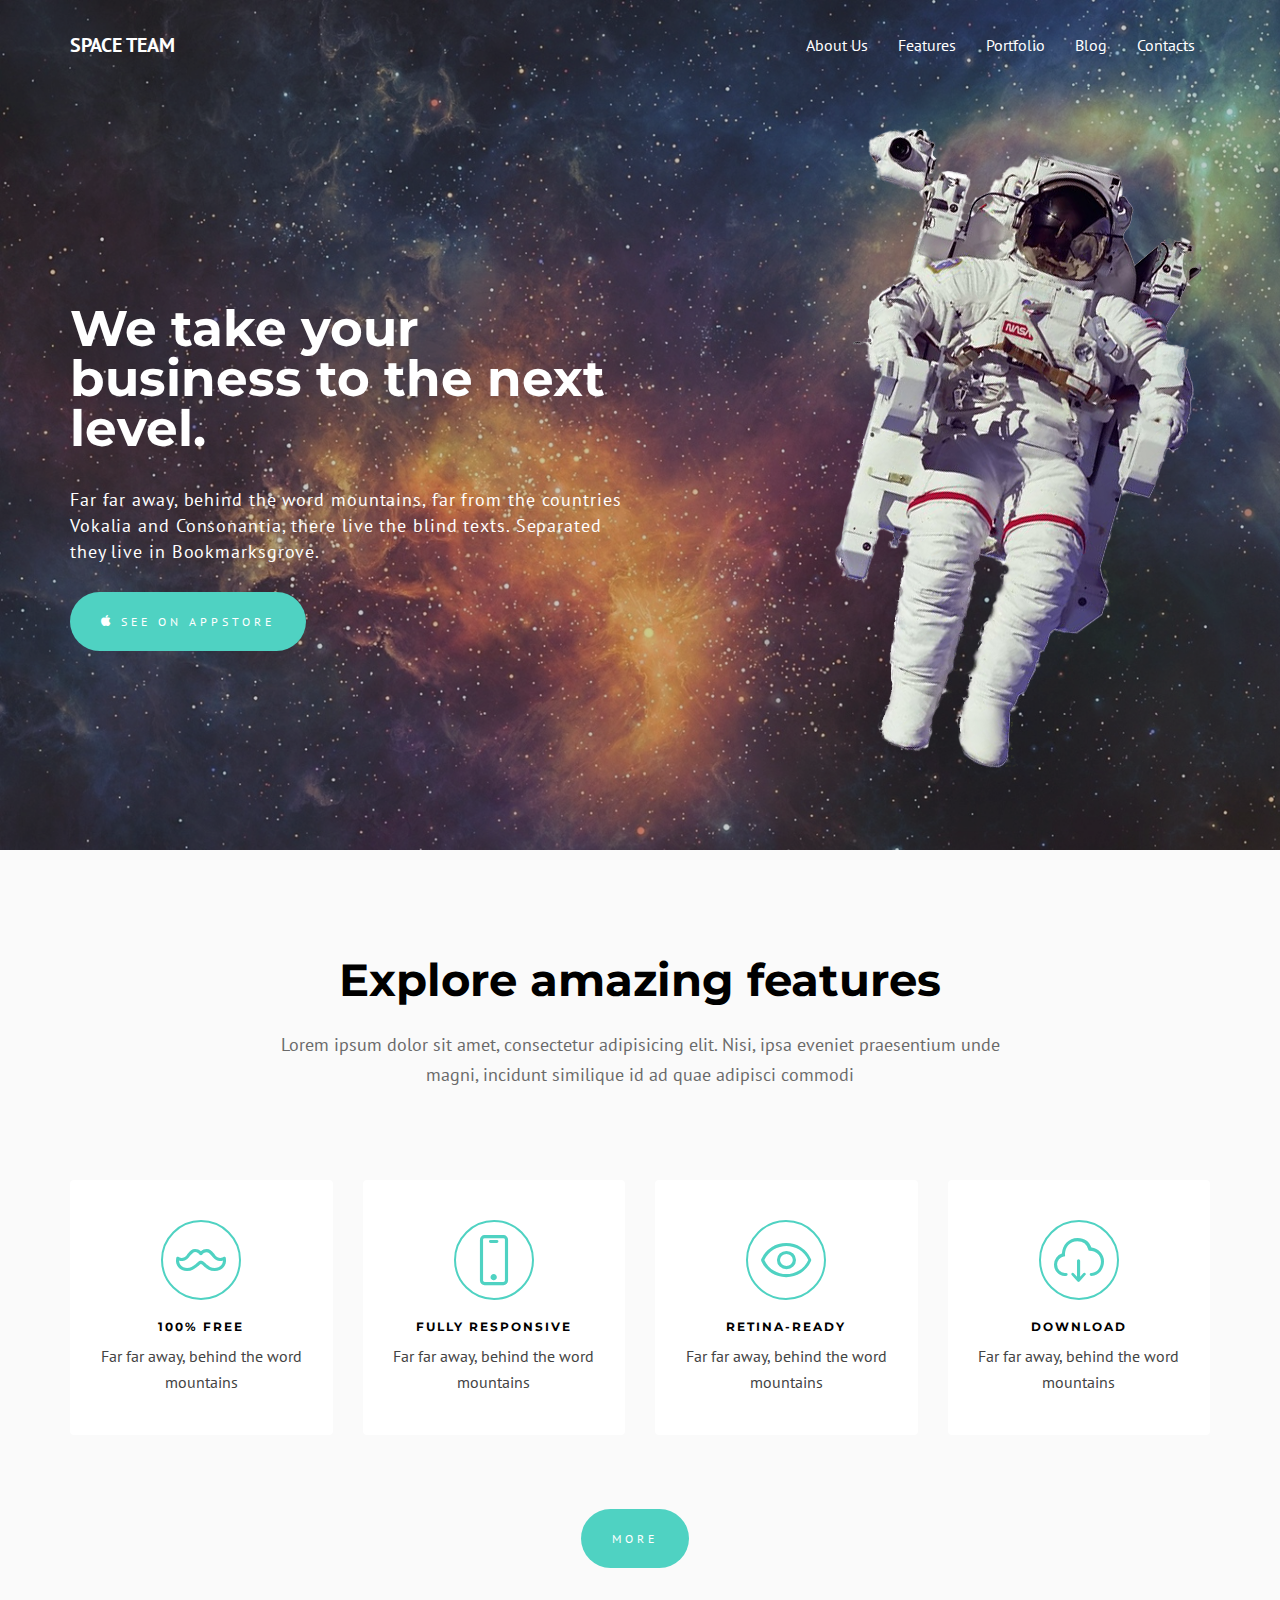
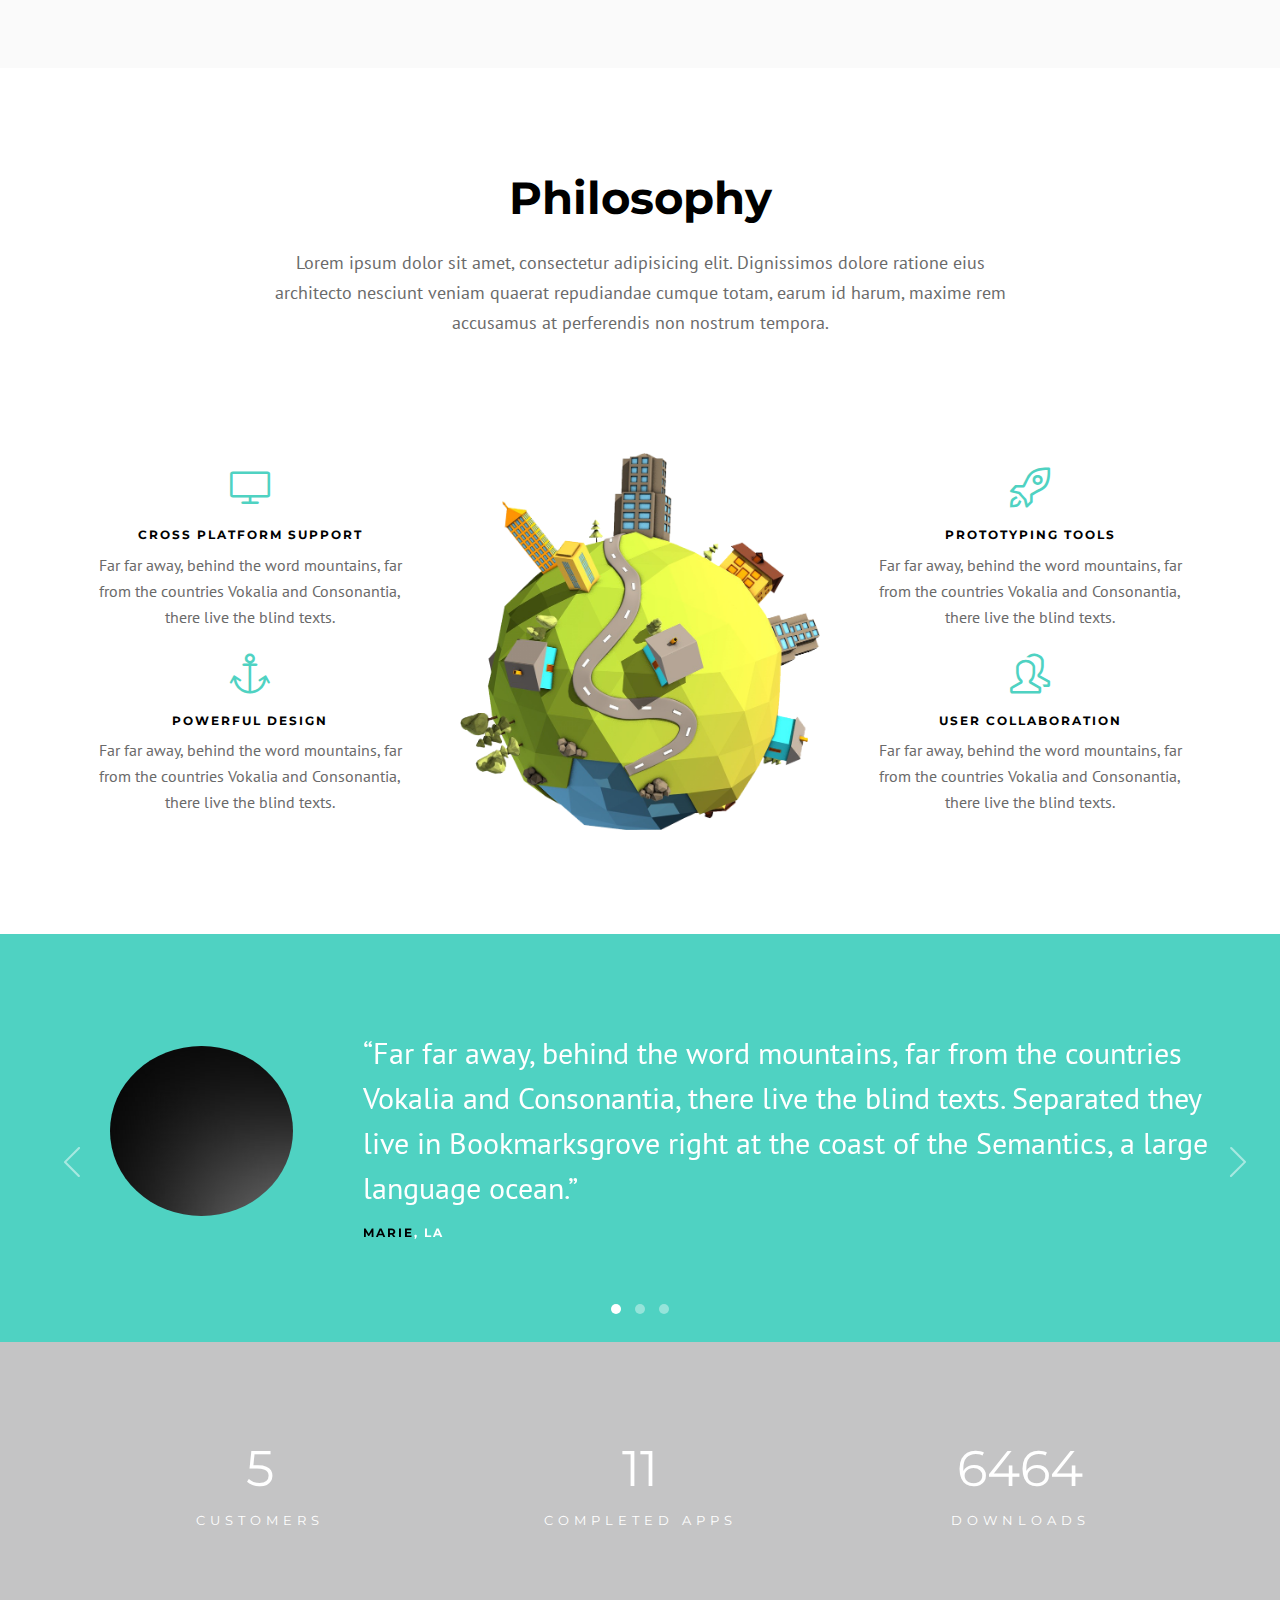
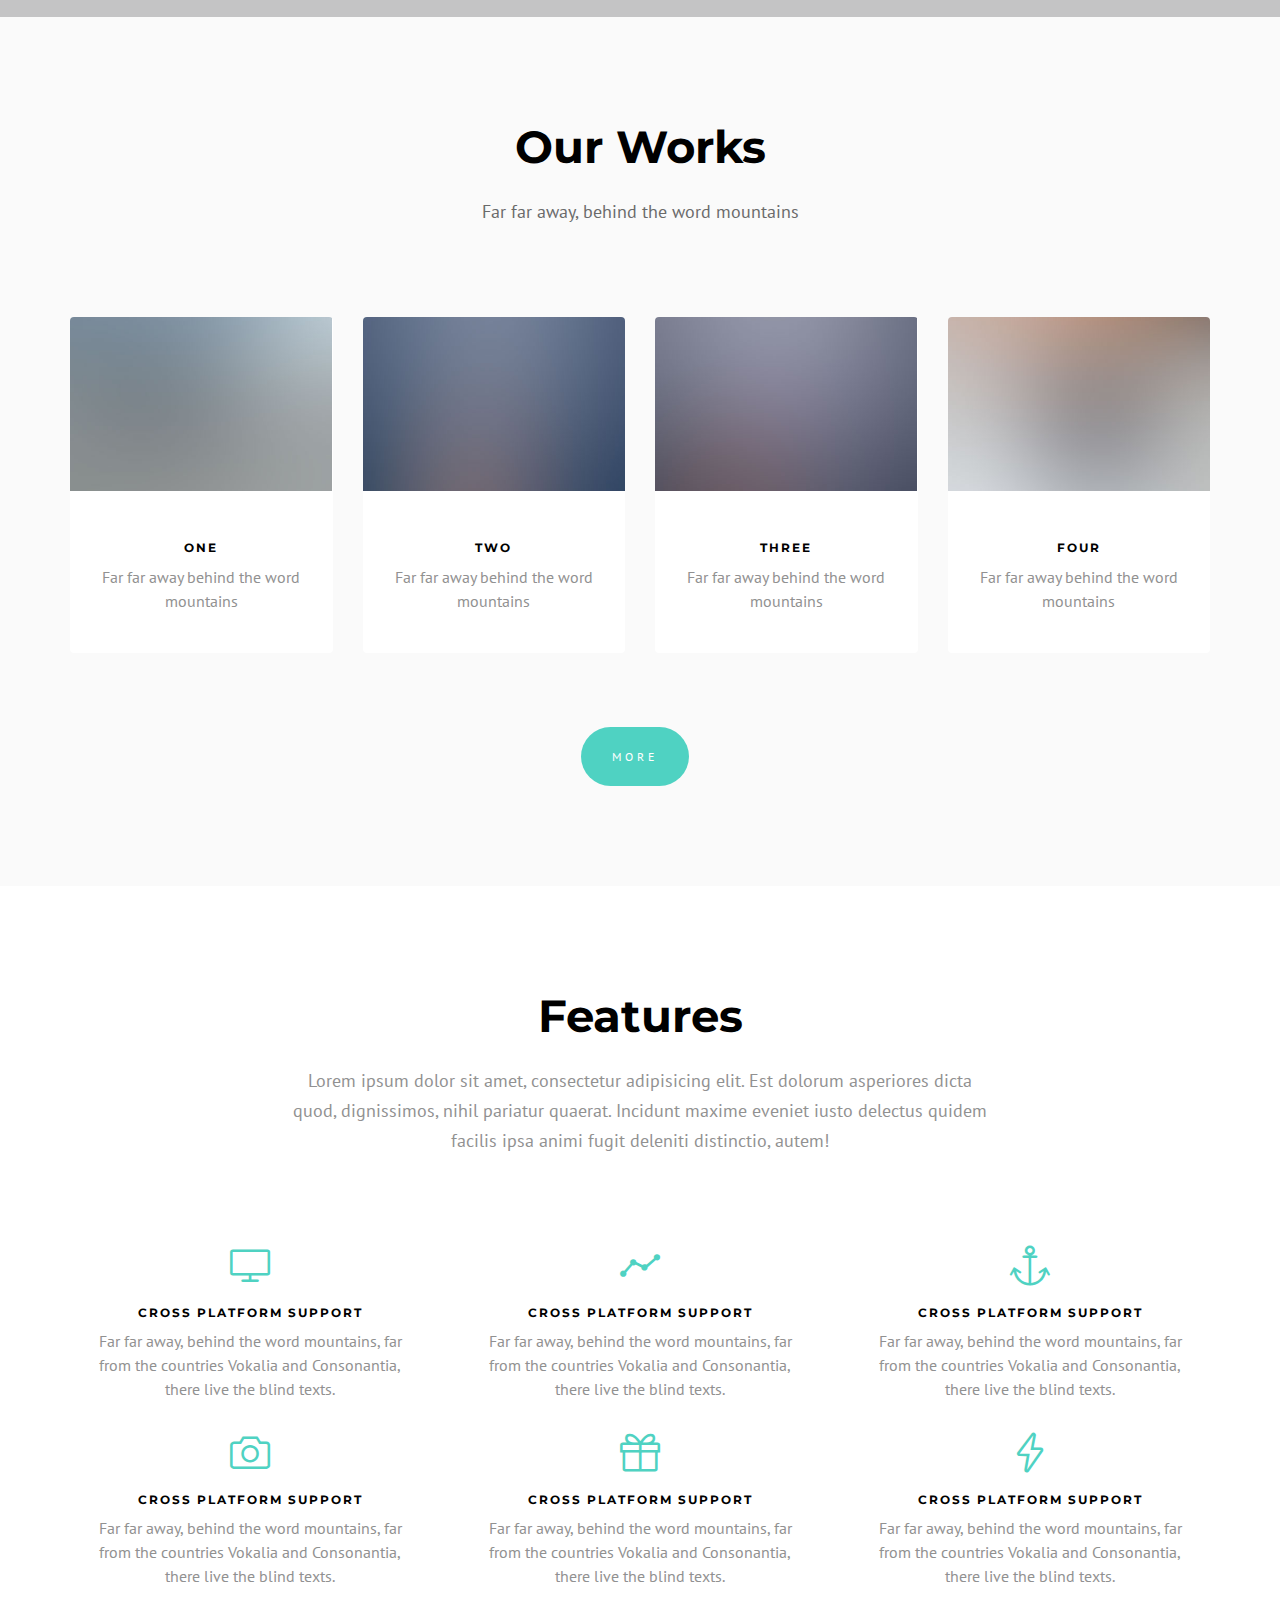
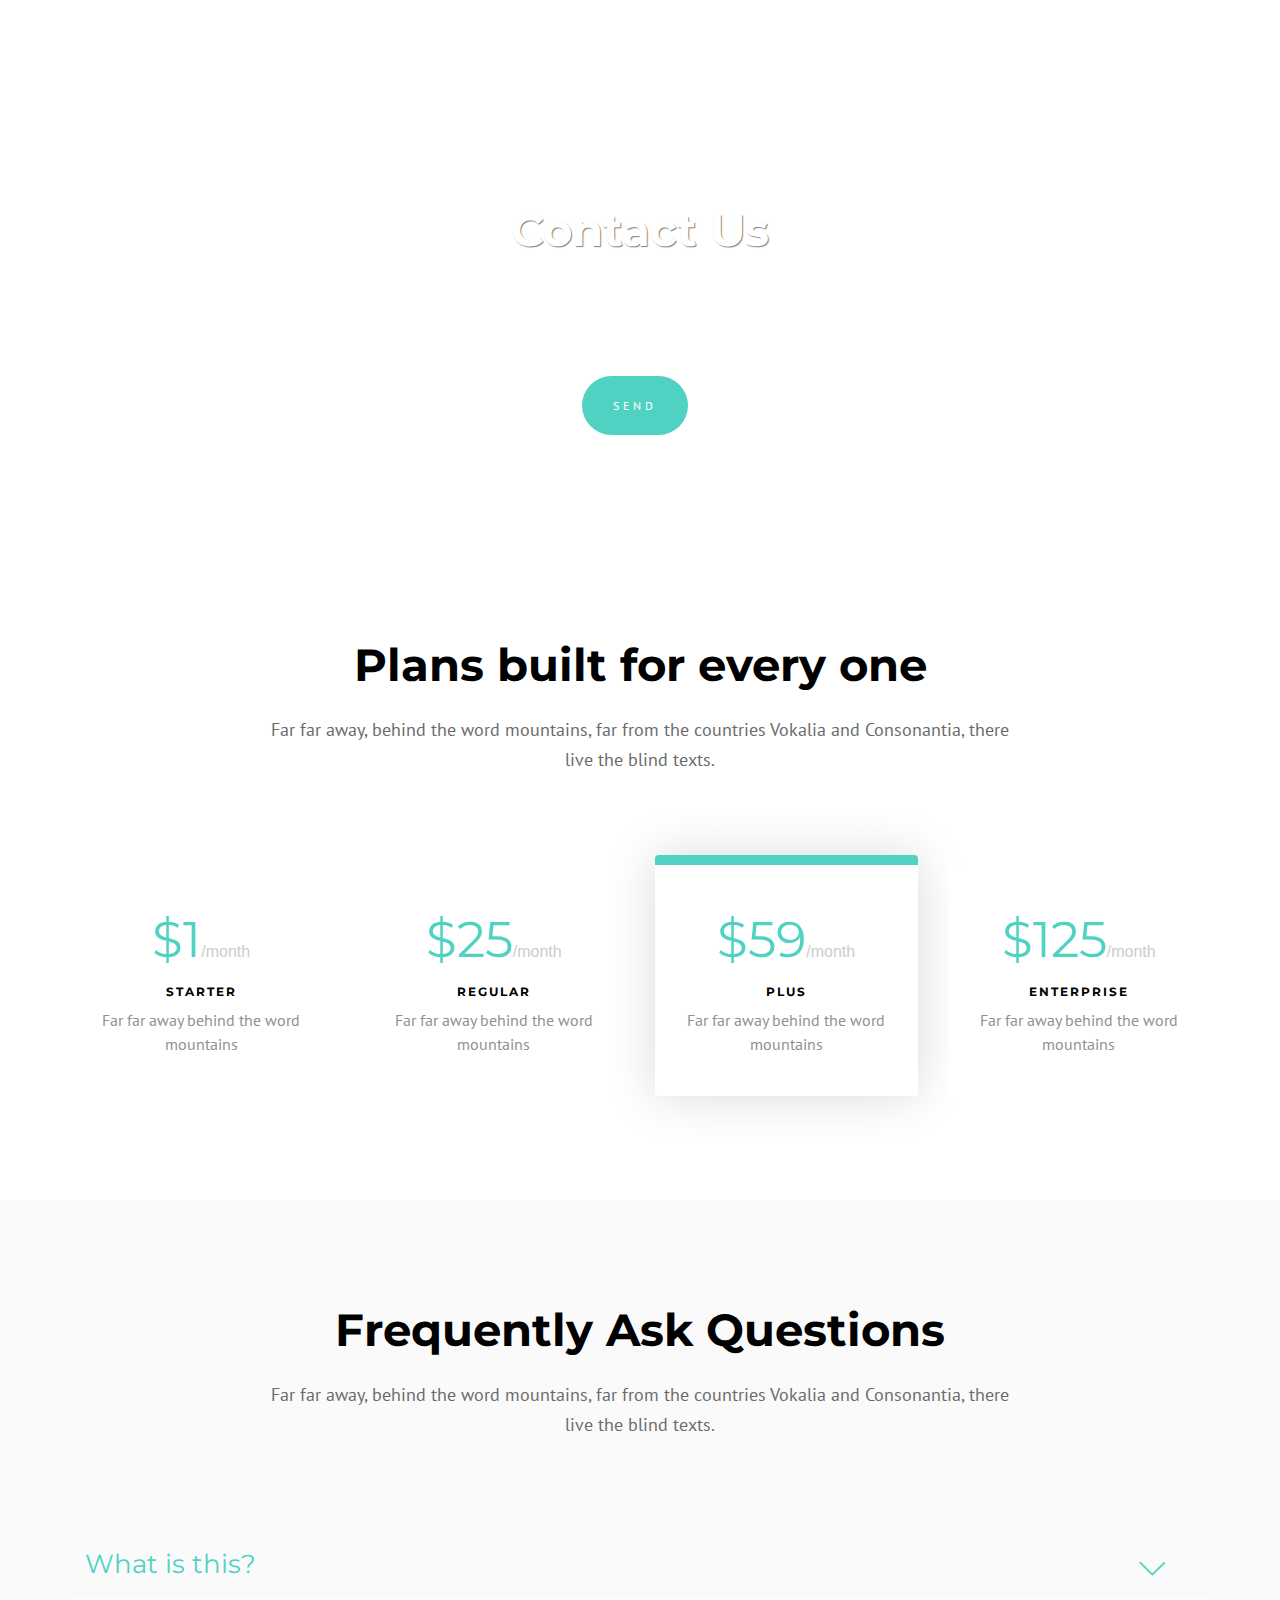
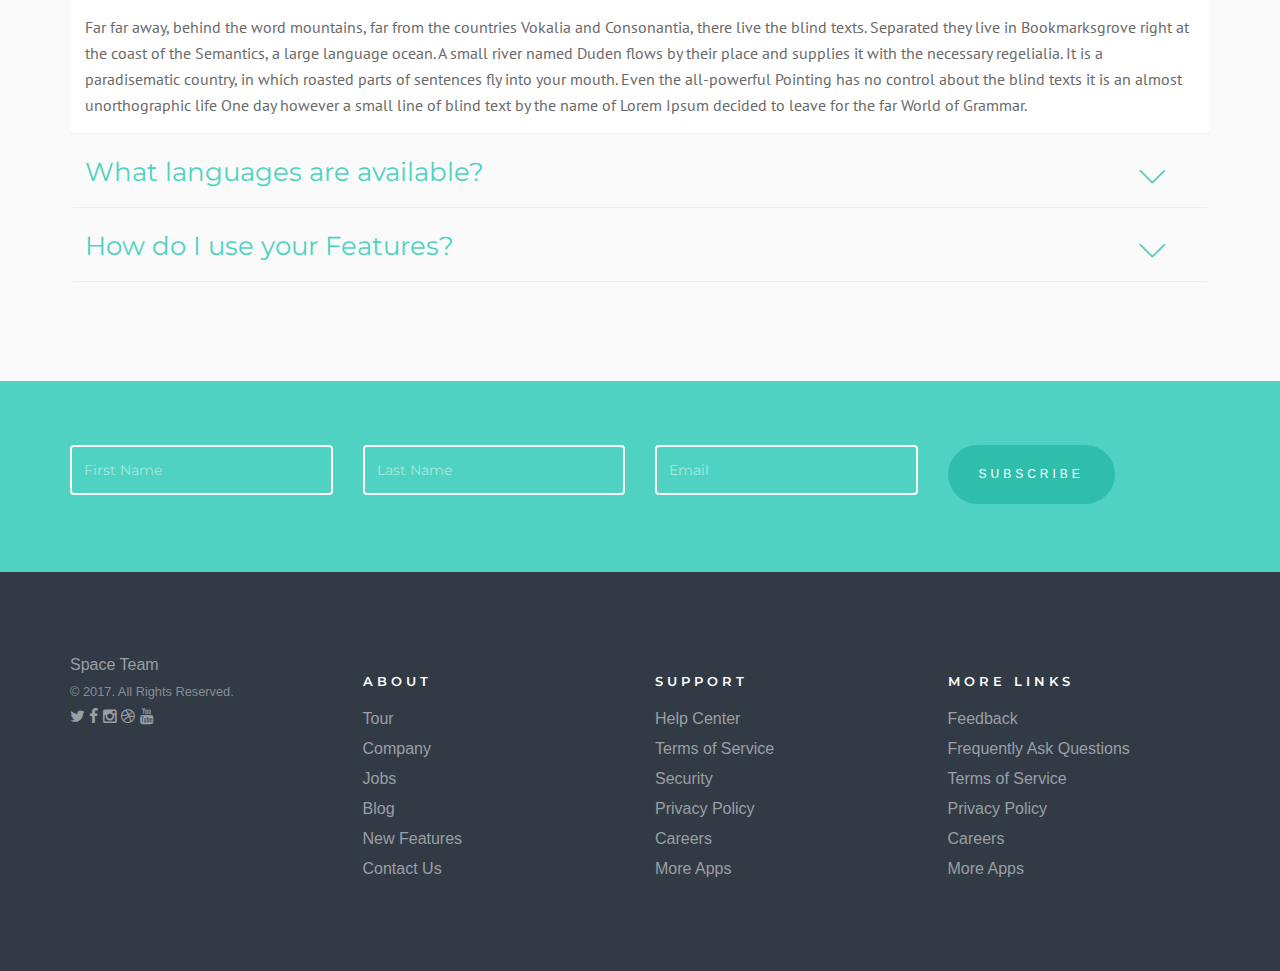
<file: spaceteam/index.html>
<!--by Bekish V. 2017
Version: 1.0-->

<!DOCTYPE html>
<!--[if lt IE 7]><html lang="ru" class="lt-ie9 lt-ie8 lt-ie7"><![endif]-->
<!--[if IE 7]><html lang="ru" class="lt-ie9 lt-ie8"><![endif]-->
<!--[if IE 8]><html lang="ru" class="lt-ie9"><![endif]-->
<!--[if gt IE 8]><!-->
<html lang="en">

<head>
    <meta charset="utf-8">

    <title>Space Team</title>
    <meta content="Space Team" name="description">
    <meta name="viewport" content="width=device-width, initial-scale=1">
    <link rel="stylesheet" href="libs/bootstrap/css/bootstrap.min.css">
    <link rel="stylesheet" href="css/style.css">
    <link rel="stylesheet" href="css/fonts.css">
    <link rel="stylesheet" href="css/media.css">
    <link rel="stylesheet" href="css/normalize.css">
    <link rel="stylesheet" href="css/icomoon.css">
    <link rel="stylesheet" href="css/simple-line-icons.css">
    <link rel="stylesheet" href="css/owl.carousel.min.css">
    <!--<link rel="stylesheet" href="css/owl.theme.default.min.css">-->
    
    <link href="https://fonts.googleapis.com/css?family=PT+Sans:400,700&amp;subset=cyrillic" rel="stylesheet">
    <link href="https://fonts.googleapis.com/css?family=Montserrat:400,500,600,700,800" rel="stylesheet">
</head>

<body>
    
        <div class="header" style="background: url(img/header-bg.jpg); background-size: cover;">
          
<nav class="navbar navbar-default mnu" role="navigation">
    <div class="container">
        <!-- Brand and toggle get grouped for better mobile display -->
        <div class="navbar-header">
          <button type="button" class="navbar-toggle" data-toggle="collapse" data-target="#bs-example-navbar-collapse-1">
            <span class="sr-only">Toggle navigation</span>
            <span class="icon-bar"></span>
            <span class="icon-bar"></span>
            <span class="icon-bar"></span>
          </button>
            <a class="navbar-brand logo" href="#"><span>Space Team</span></a>
        </div>
        <div class="collapse navbar-collapse" id="bs-example-navbar-collapse-1">
            <ul class="nav navbar-nav navbar-right">
                <li><a href="#">About Us</a></li>
                <li><a href="#">Features</a></li>
                <li><a href="#">Portfolio</a></li>
                <li><a href="#">Blog</a></li>
                <li><a href="#">Contacts</a></li>
            </ul>
           
        </div><!-- /.navbar-collapse -->
    </div>
</nav>
				<div class="intro">
					<div class="container">
						<div class="row" >
							<div class="col-md-6 text parallax" data-offset="0" >
								<h1>We take your business to the next level.</h1>
								<p>Far far away, behind the word mountains, far from the countries Vokalia and Consonantia, there live the blind texts. Separated they live in Bookmarksgrove.</p>
								<p><a href="#" class="btn"><i class="icon-apple"></i> See on AppStore</a></p>
							</div>
							<div class="col-md-6 text-right intro-img parallax" data-offset="50">
								<img  src="img/cosmo.png" alt="">
							</div>
						</div>
					</div>						
				</div>  
				
    </div> <!--END header --> 
    

    <div class="features">

        <div class="container">
            <div class="row">
                <div class="col-md-8 col-md-offset-2 section-heading text-center">
                    <h2 class="lead">Explore amazing features</h2>
                    <p class="sub">Lorem ipsum dolor sit amet, consectetur adipisicing elit. Nisi, ipsa eveniet praesentium unde magni, incidunt similique id ad quae adipisci commodi </p>
                </div>
            </div>
            <div class="row clearfix blocks">
                <div class="col-md-3 col-sm-6 col-xs-6 col-xxs-12">
                    <a href="#" class="feature">
                        <span class="feature-icon"><i class="icon-mustache"></i></span>
                        <h3 class="feature-lead">100% free</h3>
                        <p class="feature-text">Far far away, behind the word mountains</p>
                    </a>
                </div>
                <div class="col-md-3 col-sm-6 col-xs-6 col-xxs-12">
                    <a href="#" class="feature">
                        <span class="feature-icon"><i class="icon-screen-smartphone"></i></span>
                        <h3 class="feature-lead">Fully responsive</h3>
                        <p class="feature-text">Far far away, behind the word mountains</p>
                    </a>
                </div>
                <div class="clearfix visible-sm-block visible-xs-block"></div>
                <!--после каждого 2 и 4 блока-->

                <div class="col-md-3 col-sm-6 col-xs-6 col-xxs-12">
                    <a href="#" class="feature">
                        <span class="feature-icon"><i class="icon-eye"></i></span>
                        <h3 class="feature-lead">Retina-ready</h3>
                        <p class="feature-text">Far far away, behind the word mountains</p>
                    </a>
                </div>
                <div class="col-md-3 col-sm-6 col-xs-6 col-xxs-12">
                    <a href="#" class="feature">
                        <span class="feature-icon"><i class="icon-cloud-download"></i></span>
                        <h3 class="feature-lead">Download</h3>
                        <p class="feature-text">Far far away, behind the word mountains</p>
                    </a>
                </div>

                <div class="clearfix visible-sm-block"></div>
            </div> <!--End Blocks-->
            
            <div class="row clearfix blocks-hide">
                <div class="col-md-3 col-sm-6 col-xs-6 col-xxs-12">
                    <a href="#" class="feature">
                        <span class="feature-icon"><i class="icon-mustache"></i></span>
                        <h3 class="feature-lead">100% free</h3>
                        <p class="feature-text">Far far away, behind the word mountains</p>
                    </a>
                </div>
                <div class="col-md-3 col-sm-6 col-xs-6 col-xxs-12">
                    <a href="#" class="feature">
                        <span class="feature-icon"><i class="icon-screen-smartphone"></i></span>
                        <h3 class="feature-lead">Fully responsive</h3>
                        <p class="feature-text">Far far away, behind the word mountains</p>
                    </a>
                </div>
                <div class="clearfix visible-sm-block visible-xs-block"></div>
                <!--после каждого 2 и 4 блока-->

                <div class="col-md-3 col-sm-6 col-xs-6 col-xxs-12">
                    <a href="#" class="feature">
                        <span class="feature-icon"><i class="icon-eye"></i></span>
                        <h3 class="feature-lead">Retina-ready</h3>
                        <p class="feature-text">Far far away, behind the word mountains</p>
                    </a>
                </div>
                <div class="col-md-3 col-sm-6 col-xs-6 col-xxs-12">
                    <a href="#" class="feature">
                        <span class="feature-icon"><i class="icon-cloud-download"></i></span>
                        <h3 class="feature-lead">Download</h3>
                        <p class="feature-text">Far far away, behind the word mountains</p>
                    </a>
                </div>

                <div class="clearfix visible-sm-block"></div>
            </div> <!--End Blocks-->

                <div class="spacer spacer-sm"></div>

             <div class="col-md-4 col-md-offset-4 text-center">
                    <a href="#" id="toggle-btn" class="btn">More</a>
                </div>
        </div> <!--END Container -->
        </div><!--END Features --> 
        
        <div class="design">
					<div class="design-content">
					    <div class="container">
					    	<div class="row">
					    		<div class="col-md-8 col-md-offset-2 section-heading text-center">
									<h2 class="lead">Philosophy</h2>
									<p class="sub">Lorem ipsum dolor sit amet, consectetur adipisicing elit. Dignissimos dolore ratione eius architecto nesciunt veniam quaerat repudiandae cumque totam, earum id harum, maxime rem accusamus at perferendis non nostrum tempora. </p>
								</div>
					    		<div class="col-md-4 text-wrap">
					    			<div class="row text-center">
						    			<div class="col-md-12 col-sm-6 col-xs-6 col-xxs-12 text">
						    				<span class="icon"><i class="icon-screen-desktop"></i></span>
											<h4 class="design-lead">Cross platform support</h4>
											<p>Far far away, behind the word mountains, far from the countries Vokalia and Consonantia, there live the blind texts.</p>
										</div>
										<div class="col-md-12 col-sm-6 col-xs-6 col-xxs-12 text">
											<span class="icon"><i class="icon-anchor"></i></span>
											<h4 class="design-lead">Powerful Design</h4>
											<p>Far far away, behind the word mountains, far from the countries Vokalia and Consonantia, there live the blind texts.</p>
										</div>
										
									</div>
					    		</div>
					    		<div class="col-md-4 col-md-push-4 text-wrap">
					    			<div class="row text-center">
						    			<div class="col-md-12 col-sm-6 col-xs-6 col-xxs-12 text">
						    				<span class="icon"><i class="icon-rocket"></i></span>
											<h4 class="design-lead">Prototyping tools</h4>
											<p>Far far away, behind the word mountains, far from the countries Vokalia and Consonantia, there live the blind texts.</p>
										</div>
										<div class="col-md-12 col-sm-6 col-xs-6 col-xxs-12 text">
											<span class="icon"><i class="icon-people"></i></span>
											<h4 class="design-lead">User collaboration</h4>
											<p>Far far away, behind the word mountains, far from the countries Vokalia and Consonantia, there live the blind texts.</p>
										</div>
										
									</div>
					    		</div>
					    		<div class="col-md-4 col-md-pull-4 image">
					    		 <div class="spacer spacer-xs"></div>
					    			<p class="text-center">
					    			    <img src="img/planet.png" class="" alt="iPhone">
					    			</p>
					    		</div>
					    		
					    	</div>
					    </div>
					</div>	

			    </div> <!--END Design -->
			    
                <div class="testimony">
                    <div class="container">
                        <div class="row">
                            <div class="owl-carousel owl-theme">
                                    <div class="item">
                                        <div class="col-md-3 col-sm-3 col-xs-4 col-xxs-12">
                                            <figure class="vcard"><img src="img/user.jpg" alt="user" class="img-responsive"></figure>
                                        </div>
                                        <div class="col-md-9 col-sm-9 col-xs-8 col-xxs-12">
                                            <blockquote>
                                                <p>&ldquo;Far far away, behind the word mountains, far from the countries Vokalia and Consonantia, there live the blind texts. Separated they live in Bookmarksgrove right at the coast of the Semantics, a large language ocean.&rdquo;</p>
                                            </blockquote>
                                            <p class="author-lead"><span>Marie</span>, LA</p>
                                        </div>
                                    </div>

                                    <div class="item">
                                        <div class="col-md-3 col-sm-3 col-xs-4 col-xxs-12">
                                            <figure class="vcard"><img src="img/user_2.jpg" alt="user" class="img-responsive"></figure>
                                        </div>
                                        <div class="col-md-9 col-sm-9 col-xs-8 col-xxs-12">
                                            <blockquote>
                                                <p>&ldquo;Far far away, behind the word mountains, far from the countries Vokalia and Consonantia, there live the blind texts. Separated they live in Bookmarksgrove right at the coast of the Semantics, a large language ocean.&rdquo;</p>
                                            </blockquote>
                                            <p class="author-lead"><span>Thomas</span>, Microsoft Inc.</p>
                                        </div>
                                    </div>

                                    <div class="item">
                                        <div class="col-md-3 col-sm-3 col-xs-4 col-xxs-12">
                                            <figure class="vcard"><img src="img/user_3.jpg" alt="user" class="img-responsive"></figure>
                                        </div>
                                        <div class="col-md-9 col-sm-9 col-xs-8 col-xxs-12">
                                            <blockquote>
                                                <p>&ldquo;Far far away, behind the word mountains, far from the countries Vokalia and Consonantia, there live the blind texts. Separated they live in Bookmarksgrove right at the coast of the Semantics, a large language ocean.&rdquo;</p>
                                            </blockquote>
                                            <p class="author-lead"><span>Ann</span>, Apple Inc.</p>
                                        </div>
                                

                                </div>
                            </div>
                            </div>
                    </div> <!--End Container-->
                </div><!--End Testimony-->
			    
                <div class="numbers" style="background-image: url(img/numbers-bg.jpg); background-attachment: fixed;">
                    <div class="overlay"></div>
                    <div class="container">
                        <div class="row">
                            <div class="col-md-12">
                                <div class="hero-wrap">
                                    <div class="hero-intro text-center">
                                        <div class="col-md-4 text-center">
                                            <span class="counter timer" data-from="0" data-to="28" data-speed="5000" data-refresh-interval="50"></span>
                                            <span class="counter-label">Customers</span>
                                        </div>
                                        <div class="col-md-4 text-center">
                                            <span class="counter timer" data-from="0" data-to="57" data-speed="5000" data-refresh-interval="50"></span>
                                            <span class="counter-label">Completed Apps</span>
                                        </div>
                                        <div class="col-md-4 text-center">
                                            <span class="counter timer" data-from="0" data-to="34023" data-speed="5000" data-refresh-interval="50"></span>
                                            <span class="counter-label">Downloads</span>
                                        </div>
                                    </div>
                                </div>
                            </div>
                        </div>
                    </div> <!--end Container-->
                </div> <!--End Numbers-->
                
                <div class="portfolio">

				    <div class="container">
						<div class="row">
							<div class="col-md-8 col-md-offset-2 section-heading text-center">
								<h2 class="lead">Our Works</h2>
								<p class="sub">Far far away, behind the word mountains</p>
							</div>
						

							<div class="col-md-3 col-sm-6 col-xs-6 col-xxs-12">
								<a href="img/product_1.jpg" class="item-block">
									<figure>
										<img src="img/product_1.jpg" alt="image" class="img-responsive">
									</figure>
									<h3 class="figure-lead">One</h3>
									<p class="figure-text">Far far away behind the word mountains</p>
								</a>
							</div>
							<div class="col-md-3 col-sm-6 col-xs-6 col-xxs-12">
								<a href="images/product_2.jpg" class="item-block">
									<figure>
										<img src="img/product_2.jpg" alt="image" class="img-responsive">
									</figure>
									<h3 class="figure-lead">Two</h3>
									<p class="figure-text">Far far away behind the word mountains</p>
								</a>
							</div>
							
							<div class="clearfix visible-sm-block visible-xs-block"></div>
							
							<div class="col-md-3 col-sm-6 col-xs-6 col-xxs-12">
								<a href="images/product_3.jpg" class="item-block">
									<figure>
										<img src="img/product_3.jpg" alt="image" class="img-responsive">
									</figure>
									<h3 class="figure-lead">Three</h3>
									<p class="figure-text">Far far away behind the word mountains</p>
								</a>
							</div>
							<div class="col-md-3 col-sm-6 col-xs-6 col-xxs-12">
								<a href="images/product_4.jpg" class="item-block">
									<figure>
										<img src="img/product_4.jpg" alt="image" class="img-responsive">
									</figure>
									<h3 class="figure-lead">Four</h3>
									<p class="figure-text">Far far away behind the word mountains</p>
								</a>
							</div>

							<div class="clearfix visible-sm-block"></div>

							<div class="spacer spacer-sm"></div>

                            <div class="col-md-4 col-md-offset-4 text-center">
                                <a href="#"  class="btn">More</a>
                            </div>
			        	</div>
				    </div>
				   
				</div>  <!--End Portfolio--> 
				
				  <div class="benefits">
					<div class="container">
						<div class="row">
							<div class="col-md-8 col-md-offset-2 section-heading text-center">
								<h2 class="lead">Features</h2>
								<p class="sub">Lorem ipsum dolor sit amet, consectetur adipisicing elit. Est dolorum asperiores dicta quod, dignissimos, nihil pariatur quaerat. Incidunt maxime eveniet iusto delectus quidem facilis ipsa animi fugit deleniti distinctio, autem!</p>
							</div>

							<div class="col-md-4 col-sm-6 col-xs-6 col-xxs-12 text-center text-wrap">
								<div class="text">
				    				<span class="icon"><i class="icon-screen-desktop"></i></span>
									<h4 class="ben-lead">Cross platform support</h4>
									<p>Far far away, behind the word mountains, far from the countries Vokalia and Consonantia, there live the blind texts.</p>
								</div>
							</div>
							<div class="col-md-4 col-sm-6 col-xs-6 col-xxs-12 text-center text-wrap">
								<div class="text">
				    				<span class="icon"><i class="icon-graph"></i></span>
									<h4 class="ben-lead">Cross platform support</h4>
									<p>Far far away, behind the word mountains, far from the countries Vokalia and Consonantia, there live the blind texts.</p>
								</div>
							</div>
							
							<div class="clearfix visible-sm-block"></div>

							<div class="col-md-4 col-sm-6 col-xs-6 col-xxs-12 text-center text-wrap">
								<div class="text">
				    				<span class="icon"><i class="icon-anchor"></i></span>
									<h4 class="ben-lead">Cross platform support</h4>
									<p>Far far away, behind the word mountains, far from the countries Vokalia and Consonantia, there live the blind texts.</p>
								</div>
							</div>	

							<div class="col-md-4 col-sm-6 col-xs-6 col-xxs-12 text-center text-wrap">
								<div class="text">
				    				<span class="icon"><i class="icon-camera"></i></span>
									<h4 class="ben-lead">Cross platform support</h4>
									<p>Far far away, behind the word mountains, far from the countries Vokalia and Consonantia, there live the blind texts.</p>
								</div>
							</div>

							<div class="clearfix visible-sm-block"></div>

							<div class="col-md-4 col-sm-6 col-xs-6 col-xxs-12 text-center text-wrap">
								<div class="text">
				    				<span class="icon"><i class="icon-present"></i></span>
									<h4 class="ben-lead">Cross platform support</h4>
									<p>Far far away, behind the word mountains, far from the countries Vokalia and Consonantia, there live the blind texts.</p>
								</div>
							</div>
							<div class="col-md-4 col-sm-6 col-xs-6 col-xxs-12 text-center text-wrap">
								<div class="text">
				    				<span class="icon"><i class="icon-energy"></i></span>
									<h4 class="ben-lead">Cross platform support</h4>
									<p>Far far away, behind the word mountains, far from the countries Vokalia and Consonantia, there live the blind texts.</p>
								</div>
							</div>
						</div>
					</div>
				</div>  <!--END Benefits -->
				
				<div class="try" style="background-image: url(img/try-bg.jpg); background-attachment: fixed;">
					<div class="overlay"></div>
					<div class="container">
						<div class="row">
							<div class="col-md-12">
								<div class="try-wrap">
									<div class="try-intro text-center">
										<div class="row">
											<div class="col-md-8 col-md-offset-2 section-heading text-center">
												<h2 class="lead">Contact Us</h2>
												<p class="sub">Lorem ipsum dolor sit amet, consectetur adipisicing elit. Rem, sapiente, atque. Vel vitae, deserunt totam explicabo </p>
												<div class="to-animate"><a href="#" class="btn">Send</a></div>
											</div>
										</div>
									</div>
								</div>
							</div>
						</div>
					</div>
				</div> <!--END Try-->
				
				<div class="pricing">
					<div class="container">
						<div class="row">
							<div class="col-md-8 col-md-offset-2 section-heading text-center">
								<h2 class="lead">Plans built for every one</h2>
								<p class="sub">Far far away, behind the word mountains, far from the countries Vokalia and Consonantia, there live the blind texts.</p>
							</div>

							<div class="col-md-3">
								<a href="#" class="item-price">
									<span class="price">$1<span>/month</span></span>
									<h3 class="price-lead">Starter</h3>
									<p class="price-text">Far far away behind the word mountains</p>
								</a>
							</div>
							<div class="col-md-3">
								<a href="#" class="item-price">
									<span class="price">$25<span>/month</span></span>
									<h3 class="price-lead">Regular</h3>
									<p class="price-text">Far far away behind the word mountains</p>
								</a>
							</div>
							<div class="col-md-3">
								<a href="#" class="item-price active best-feature">
									<span class="price">$59<span>/month</span></span>
									<h3 class="price-lead">Plus</h3>
									<p class="price-text">Far far away behind the word mountains</p>
								</a>
							</div>
							<div class="col-md-3">
								<a href="#" class="item-price">
									<span class="price">$125<span>/month</span></span>
									<h3 class="price-lead">Enterprise</h3>
									<p class="price-text">Far far away behind the word mountains</p>
								</a>
							</div>
						</div>
					</div>
				</div> <!--END Pricing-->
				
				<div class="faq">
					<div class="container">
						<div class="row">
							<div class="col-md-8 col-md-offset-2  section-heading text-center">
								<h2 class="lead">Frequently Ask Questions</h2>
								<p class="sub">Far far away, behind the word mountains, far from the countries Vokalia and Consonantia, there live the blind texts.</p>
							</div>
                        </div>
						<div class="faq-accordion">
						
                        <div class="panel-group" id="accordion">
                         
                          <div class="panel panel-default faq-panel">
                            <div class="panel-heading faq-heading">
                              <h4 class="panel-title faq-title">
                                      <a data-toggle="collapse" data-parent="#accordion" href="#collapseOne">
                                        What is this?
                                       <span class="accordion-icon-toggle"><i class="icon-arrow-down"></i></span> </a>
                                    </h4>
                            </div>
                            <div id="collapseOne" class="panel-collapse collapse in">
                              <div class="panel-body">
                                Far far away, behind the word mountains, far from the countries Vokalia and Consonantia, there live the blind texts. Separated they live in Bookmarksgrove right at the coast of the Semantics, a large language ocean. A small river named Duden flows by their place and supplies it with the necessary regelialia. It is a paradisematic country, in which roasted parts of sentences fly into your mouth. Even the all-powerful Pointing has no control about the blind texts it is an almost unorthographic life One day however a small line of blind text by the name of Lorem Ipsum decided to leave for the far World of Grammar.
                              </div>
                            </div>
                          </div>
                          <div class="panel panel-default faq-panel">
                            <div class="panel-heading faq-heading">
                              <h4 class="panel-title faq-title">
                                      <a data-toggle="collapse" data-parent="#accordion" href="#collapseTwo">
                                        What languages are available?
                                       <span class="accordion-icon-toggle"><i class="icon-arrow-down"></i></span> </a>
                                    </h4>
                            </div>
                            <div id="collapseTwo" class="panel-collapse collapse">
                              <div class="panel-body">
                                Far far away, behind the word mountains, far from the countries Vokalia and Consonantia, there live the blind texts. Separated they live in Bookmarksgrove right at the coast of the Semantics, a large language ocean. A small river named Duden flows by their place and supplies it with the necessary regelialia. It is a paradisematic country, in which roasted parts of sentences fly into your mouth. Even the all-powerful Pointing has no control about the blind texts it is an almost unorthographic life One day however a small line of blind text by the name of Lorem Ipsum decided to leave for the far World of Grammar.
                              </div>
                            </div>
                          </div>
                          <div class="panel panel-default faq-panel">
                            <div class="panel-heading faq-heading">
                              <h4 class="panel-title faq-title">
                                      <a data-toggle="collapse" data-parent="#accordion" href="#collapseThree">
                                        How do I use your Features?
                                       <span class="accordion-icon-toggle"><i class="icon-arrow-down"></i></span> </a>
                                    </h4>
                            </div>
                            <div id="collapseThree" class="panel-collapse collapse">
                              <div class="panel-body">
                                Far far away, behind the word mountains, far from the countries Vokalia and Consonantia, there live the blind texts. Separated they live in Bookmarksgrove right at the coast of the Semantics, a large language ocean. A small river named Duden flows by their place and supplies it with the necessary regelialia. It is a paradisematic country, in which roasted parts of sentences fly into your mouth. Even the all-powerful Pointing has no control about the blind texts it is an almost unorthographic life One day however a small line of blind text by the name of Lorem Ipsum decided to leave for the far World of Grammar.
                              </div>
                            </div>
                          </div>
					</div> <!--end panel-group-->
				</div> 
            </div>
    </div><!--end faq-->
				
            <div class="subsc">
					<div class="container">
						<div class="row">
							<form action="#" method="post">
								<div class="col-md-3 col-sm-3">
									<div class="form-group">
										<input type="text" class="form-control" placeholder="First Name">
									</div>
								</div>
								<div class="col-md-3 col-sm-3">
									<div class="form-group">
										<input type="text" class="form-control" placeholder="Last Name">
									</div>
								</div>
								<div class="col-md-3 col-sm-3">
									<div class="form-group">
										<input type="email" class="form-control" placeholder="Email">
									</div>
								</div>
								<div class="col-md-3 col-sm-3">
									<div class="form-group">
										<input type="submit" class="btn" value="Subscribe">
									</div>
								</div>
							</form>
						</div>
					</div>
				</div> <!--End subsc-->
            
            <footer id="footer" style="">
			<div class="overlay"></div>
			<div class="footer-content">
				<div class="container">
					<div class="row">
						<div class="col-md-3 col-sm-4 col-md-push-3  col-xs-4">
							<h3 class="lead">About</h3>
							<ul>
								<li><a href="#">Tour</a></li>
								<li><a href="#">Company</a></li>
								<li><a href="#">Jobs</a></li>
								<li><a href="#">Blog</a></li>
								<li><a href="#">New Features</a></li>
								<li><a href="#">Contact Us</a></li>
							</ul>
						</div>
						<div class="col-md-3 col-sm-4 col-md-push-3 col-xs-4">
							<h3 class="lead">Support</h3>
							<ul>
								<li><a href="#">Help Center</a></li>
								<li><a href="#">Terms of Service</a></li>
								<li><a href="#">Security</a></li>
								<li><a href="#">Privacy Policy</a></li>
								<li><a href="#">Careers</a></li>
								<li><a href="#">More Apps</a></li>
							</ul>
						</div>
						<div class="col-md-3 col-sm-4 col-md-push-3 col-xs-4">
							<h3 class="lead">More Links</h3>
							<ul>
								<li><a href="#">Feedback</a></li>
								<li><a href="#">Frequently Ask Questions</a></li>
								<li><a href="#">Terms of Service</a></li>
								<li><a href="#">Privacy Policy</a></li>
								<li><a href="#">Careers</a></li>
								<li><a href="#">More Apps</a></li>
							</ul>
						</div>

						<div class="col-md-3 col-sm-12 col-md-pull-9 info">
							<div class="footer-logo"><a href="index.html">Space Team</a></div>
                            <p class="copyright"><small>&copy; 2017. All Rights Reserved.</small></p>
							<p class="social-icons">
								<a href="#"><i class="icon-twitter"></i></a>
								<a href="#"><i class="icon-facebook"></i></a>
								<a href="#"><i class="icon-instagram"></i></a>
								<a href="#"><i class="icon-dribbble"></i></a>
								<a href="#"><i class="icon-youtube"></i></a>
							</p>
						</div>
						
					</div>
				</div>
			</div>
		</footer>	    



    <div class="hidden"></div>

    <script src="libs/jquery/jquery.min.js"></script>
    <script src="libs/bootstrap/js/bootstrap.min.js"></script>
    <script src="js/owl.carousel.min.js"></script>
    <script src="libs/headhesive/headhesive.min.js"></script>
    <script src="js/jquery.countTo.js"></script>
    <script src="js/common.js"></script>
    
    
    <!-- Yandex.Metrika counter -->
    <!-- /Yandex.Metrika counter -->
    <!-- Google Analytics counter -->
    <!-- /Google Analytics counter -->
</body>

</html>
</file>
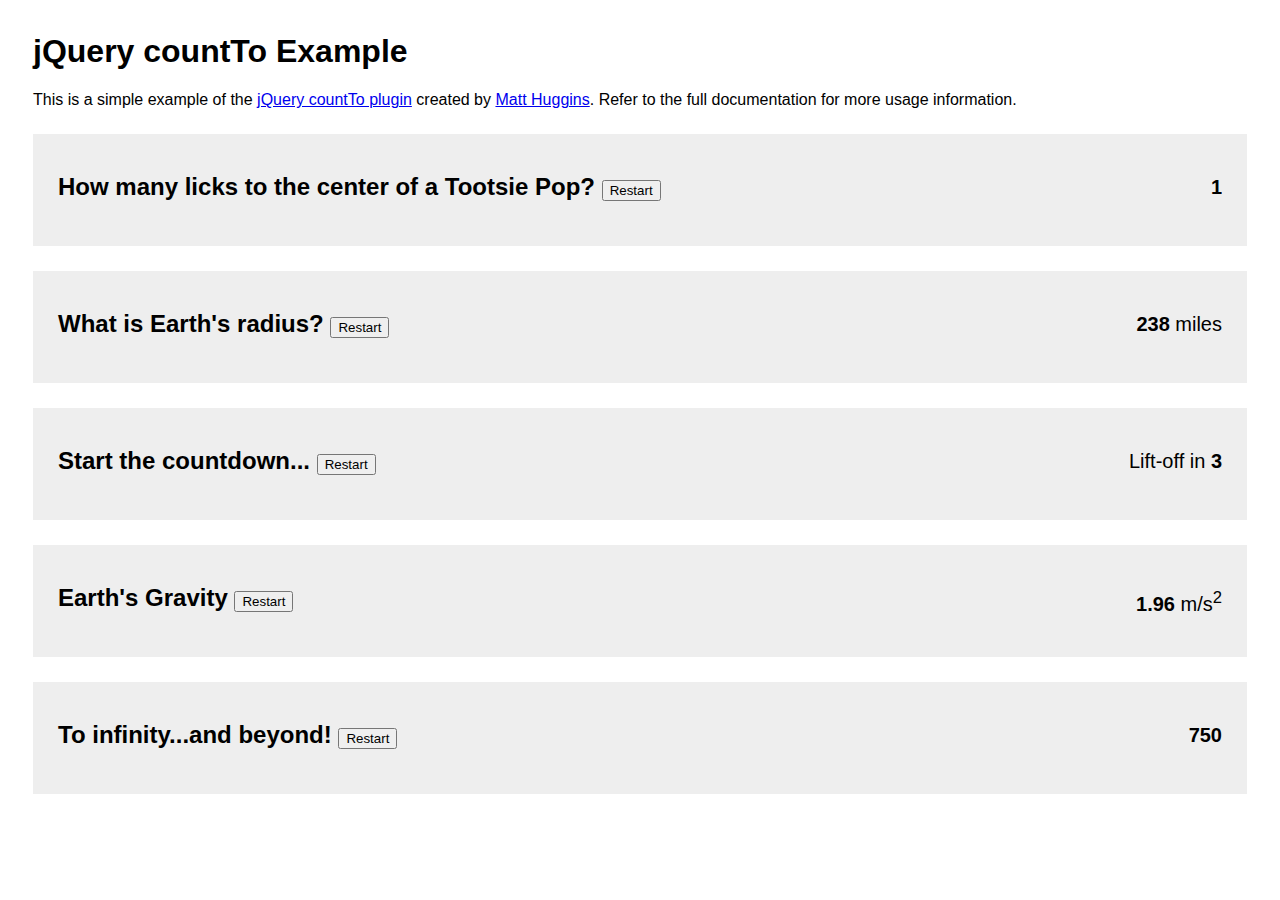
<file: spaceteam/js/jquery-countTo-master/example.html>
<html>
<head>
  <title>jQuery countTo Example</title>

  <style type="text/css">
    body {
      font-family: Arial;
      padding: 25px;
    }

    .example {
      position: relative;
      padding: 25px;
      margin: 25px 0;
      line-height: 1em;
      background-color: #eee;
    }

    .example h2 {
      margin-right: 100px;
    }

    .example p {
      position: absolute;
      right: 25px;
      top: 25px;
      font-size: 20px;
    }

    .red {
      color: #c00;
    }
  </style>
</head>

<body>
  <h1>jQuery countTo Example</h1>
  <p>
    This is a simple example of the
    <a href="https://github.com/mhuggins/jquery-countTo">jQuery countTo plugin</a>
    created by <a href="http://www.matthuggins.com">Matt Huggins</a>.  Refer to
    the full documentation for more usage information.
  </p>

  <div class="example">
    <h2>
      How many licks to the center of a Tootsie Pop?
      <button class="restart" data-target="#lollipop">Restart</button>
    </h2>
    <p><b class="timer" id="lollipop" data-to="3" data-speed="1500"></b></p>
  </div>

  <div class="example">
    <h2>
      What is Earth's radius?
      <button class="restart" data-target="#earth">Restart</button>
    </h2>
    <p><b class="timer" id="earth" data-to="3968" data-speed="10000"></b> miles</p>
  </div>

  <div class="example">
    <h2>
      Start the countdown...
      <button class="restart" data-target="#countdown">Restart</button>
    </h2>
    <p>Lift-off in <b class="timer" id="countdown" data-from="3" data-to="1" data-speed="3000"></b></p>
  </div>

  <div class="example">
    <h2>
      Earth's Gravity
      <button class="restart" data-target="#gravity">Restart</button>
    </h2>
    <p><b class="timer" id="gravity" data-from="0" data-to="9.8" data-speed="3000" data-decimals="2"></b> m/s<sup>2</sup></p>
  </div>

  <div class="example">
    <h2>
      To infinity...and beyond!
      <button class="restart" data-target="#infinity">Restart</button>
    </h2>
    <p><b class="timer" id="infinity" data-from="0" data-to="1000" data-speed="800"></b></p>
  </div>

  <script type="text/javascript" src="http://ajax.googleapis.com/ajax/libs/jquery/1.8.3/jquery.min.js"></script>
  <script type="text/javascript" src="jquery.countTo.js"></script>

  <script type="text/javascript">
    jQuery(function ($) {
      // custom formatting example
      $('#earth').data('countToOptions', {
        formatter: function (value, options) {
          return value.toFixed(options.decimals).replace(/\B(?=(?:\d{3})+(?!\d))/g, ',');
        }
      });

      // custom callback when counting completes
      $('#countdown').data('countToOptions', {
        onComplete: function (value) {
          $(this).text('BLAST OFF!').addClass('red');
        }
      });

      // another custom callback for counting to infinity
      $('#infinity').data('countToOptions', {
        onComplete: function (value) {
          count.call(this, {
            from: value,
            to: value + 1000
          });
        }
      });

      // start all the timers
      $('.timer').each(count);

      // restart a timer when a button is clicked
      $('.restart').click(function (event) {
        event.preventDefault();
        var target = $(this).data('target');
        $(target).countTo('restart');
      });

      function count(options) {
        var $this = $(this);
        options = $.extend({}, options || {}, $this.data('countToOptions') || {});
        $this.countTo(options);
      }
    });
  </script>
</body>
</html>
</file>
<file: auto/css/fonts.css>
/* font-family: "RobotoRegular"; */
@font-face {
	font-family: "RobotoRegular";
	src: url("../fonts/RobotoRegular/RobotoRegular.eot");
	src: url("../fonts/RobotoRegular/RobotoRegular.eot?#iefix")format("embedded-opentype"),
	url("../fonts/RobotoRegular/RobotoRegular.woff") format("woff"),
	url("../fonts/RobotoRegular/RobotoRegular.ttf") format("truetype");
	font-style: normal;
	font-weight: normal;
}
/* font-family: "RobotoLight"; */
@font-face {
	font-family: "RobotoLight";
	src: url("../fonts/RobotoLight/RobotoLight.eot");
	src: url("../fonts/RobotoLight/RobotoLight.eot?#iefix")format("embedded-opentype"),
	url("../fonts/RobotoLight/RobotoLight.woff") format("woff"),
	url("../fonts/RobotoLight/RobotoLight.ttf") format("truetype");
	font-style: normal;
	font-weight: normal;
}
/* font-family: "RobotoMedium"; */
@font-face {
	font-family: "RobotoMedium";
	src: url("../fonts/RobotoMedium/RobotoMedium.eot");
	src: url("../fonts/RobotoMedium/RobotoMedium.eot?#iefix")format("embedded-opentype"),
	url("../fonts/RobotoMedium/RobotoMedium.woff") format("woff"),
	url("../fonts/RobotoMedium/RobotoMedium.ttf") format("truetype");
	font-style: normal;
	font-weight: normal;
}
/* font-family: "RobotoBold"; */
@font-face {
	font-family: "RobotoBold";
	src: url("../fonts/RobotoBold/RobotoBold.eot");
	src: url("../fonts/RobotoBold/RobotoBold.eot?#iefix")format("embedded-opentype"),
	url("../fonts/RobotoBold/RobotoBold.woff") format("woff"),
	url("../fonts/RobotoBold/RobotoBold.ttf") format("truetype");
	font-style: normal;
	font-weight: normal;
}
/* font-family: "BebasBold"; */
@font-face {
    font-family: 'BebasRegular';
    src: url('../fonts/BebasRegular/BebasRegular.eot');
    src: url('../fonts/BebasRegular/BebasRegular.eot?#iefix') format('embedded-opentype'),
         url('../fonts/BebasRegular/BebasRegular.woff') format('woff'),
         url('../fonts/BebasRegular/BebasRegular.ttf') format('truetype');
    font-style: normal;
    font-weight: normal;
}
/* font-family: "RobotoBold"; */
@font-face {
    font-family: 'BebasBold';
    src: url('../fonts/BebasBold/BebasBold.eot');
    src: url('../fonts/BebasBold/BebasBold.eot?#iefix') format('embedded-opentype'),
         url('../fonts/BebasBold/BebasBold.woff') format('woff'),
         url('../fonts/BebasBold/BebasBold.ttf') format('truetype');
    font-style: normal;
    font-weight: normal;
}
@font-face {
    font-family: 'RobotoCondensedRegular';
    src: url('../fonts/RobotoCondensedRegular/RobotoCondensedRegular.eot');
    src: url('../fonts/RobotoCondensedRegular/RobotoCondensedRegular.eot?#iefix') format('embedded-opentype'),
         url('../fonts/RobotoCondensedRegular/RobotoCondensedRegular.woff') format('woff'),
         url('../fonts/RobotoCondensedRegular/RobotoCondensedRegular.ttf') format('truetype');
    font-style: normal;
    font-weight: normal;
}
</file>
<file: auto/css/main.css>
*::-webkit-input-placeholder {
	color: #666;
	opacity: 1;
}
*:-moz-placeholder {
	color: #666;
	opacity: 1;
}
*::-moz-placeholder {
	color: #666;
	opacity: 1;
}
*:-ms-input-placeholder {
	color: #666;
	opacity: 1;
}

body input:focus:required:invalid,
body textarea:focus:required:invalid {
	
}
body input:required:valid,
body textarea:required:valid {
	
}
body {
	font-family: "RobotoRegular", sans-serif;
	font-size: 16px;
	min-width: 320px;
	position: relative;
}
.hidden {
	display: none;
}
.carousel img {
	width: 100%;
	height: auto;
}
.parallax {
	background-attachment: fixed;
	background-position: 50% 0;
	position: relative;
}

header {
    background-image: url(../img/bg.jpg);
    min-height: 644px;
    background-repeat: repeat-x;
    background-position: top center;
    position: relative;
    font-family: 'BebasBold';
}
header a{
    color: #fff;
}
.top-line {
    min-height: 97px;
    -webkit-box-shadow: rgba(255, 255, 255, .3) 0 0 0 1px;
    box-shadow: rgba(255, 255, 255, .3) 0 0 0 1px;
    width: 100%;
    background-color: rgba(0, 0, 0, .6);
    padding: 22px 0;
}
.top-line a {
    font-size: 21px;
    border-bottom: #fff dashed 1px;
    -webkit-transition: all .25s;
    -o-transition: all .25s;
    transition: all .25s;
    
}
.top-line a:hover {
    border-bottom: transparent;
}
.adress {
    padding-left: 50px;
    background-image: url(../img/pin.png);
    background-repeat: no-repeat;
    background-position: left top;
    line-height: 26px;
}
.adress strong {
    display: block;
    text-transform: uppercase;
    font-weight: normal;
    color: #c52e21;
    font-size: 32px;
}


/* Header */

.top-line .logo {
    position: absolute;
    margin-top: -18px; 
    border-bottom: none;
}
.top-line .logo:hover {
    border-bottom: none;
}
.logo-wrap {
    position: relative;
    margin: auto;
    width: 240px;
}
.ta-right {
    background-image: none;
    padding-left: 0;
    text-align: right;
}
.ta-right span {
    color: #fff;
}
header h1 {
    text-align: center;
    color: #fff;
    margin-top: 68px;
    font-size: 40px;
    text-shadow: 0 3px rgba(0, 0, 0, 0.55);
    font-family: "BebasRegular";
}

.button {
    display: inline-block;
    background-color: #d12f22;
    height: 50px;
    vertical-align: middle;
    line-height: 50px;
    padding: 0 25px;
    font-size: 20px;
    border-bottom: #ac160a 4px solid;
    color: #fff;
    font-family: "BebasBold";
}

header .button {
    margin-right: 20px;
}
.st-button {
    line-height: 18px;
    padding-top: 7px;
    text-align: left;
    padding-left: 63px;
    background-image: url(../img/cam-ico.png);
    background-repeat: no-repeat;
    background-position: 8px 8px;
    
}
.buttons-top {
    position: absolute;
    width: 100%;
    bottom: 32px;
}
.button:hover {
    background-color: #e64437;
}
.button:active {
    background-color: #b81609;
}

/* END Header */

.top-mnu {
    background-color: #242424;
    -webkit-box-shadow: rgba(255, 255, 255, .3) 0 0 0 1px;
    box-shadow: rgba(255, 255, 255, .3) 0 0 0 1px;
    font-family: 'BebasRegular';
    text-transform: uppercase;
}

.top-mnu ul {
    margin: 0;
    padding: 0;
    list-style-type: none;
}
.top-mnu li {
    float: left;
}
.top-mnu a {
    color: #fff;
    font-size: 20px;
    padding: 0 26px 0 54px;
    display: block;
    line-height: 62px;
    border-left: 1px solid #3b3b3b;
    background-image: url(../img/ico-set.png);
    background-repeat: no-repeat;
    background-position: 20px 17px;
}
.top-mnu li.active, .top-mnu li a:hover {
    background-color: #050505;
}
.top-mnu li:nth-child(2) a {
    background-position: 18px -48px;
  
}
.top-mnu li:nth-child(3) a {
    background-position: 24px -120px;
}
.top-mnu li:nth-child(4) a {
    background-position: 16px -186px;
}
.top-mnu li:nth-child(5) a {
    background-position: 18px -251px;
}
.top-mnu li:nth-child(6) a {
    background-position: 20px -316px;
}

.waranty {
    float: right;
    color: #fff;
    cursor: default;
    font-size: 15px;
    border: 3px solid #fff;
    border-radius: 3px;
    padding: 3px 5px;
    line-height: 16px;
    margin-top: 8px;
}
.w-left, .w-right {
    display: inline-block;
    vertical-align: top;
    
}
.w-left {
    font-family: "BebasBold";
    font-size: 20px;
    margin-top: 10px;
    margin-right: 7px;
}
.w-left span {
    font-size: 34px;
    font-family: "BebasBold";
}
.w-right {
    font-family: "RobotoCondensedRegular";
}

/* MAIN-CATS */
.main-cats {
    background-color: #191919;
    padding: 20px 0 40px;
    
}
.main-cats h2, .art-header {
    text-transform: uppercase;
    color: #c9c9c9;
    font-family: "BebasRegular";
    font-size: 40px;
    text-align: center;
}
.main-cats h2 strong {
    color: #fff;
}
.main-cats h2 span {
    color: #d12f22;
   
}
section h2, article h2 {
    position: relative;
}
.s-black h2::before {
    content: '';
    position: absolute;
    width: 50px;
    height: 20px;
    background-image: url(../img/lines.png);
    top: 20px;
    margin-left: -68px;
}
.s-black h2::after {
    content: '';
    position: absolute;
    width: 50px;
    height: 20px;
    background-image: url(../img/lines.png);
    background-position: -50px 0;
    margin-left: 20px;
    top: 20px;
    
}

/* КАТЕГОРИИ */
.mc-wrap {
    text-align: center;
    padding: 0;
    position: relative;
}
.mc-item-wrap {
    margin-left: 30px;
    width: 160px;
    display: inline-block;
    text-align: center;
}
.mc-item-wrap-af {
    content: '';
    width: 22px;
    height: 11px;
    background: url(../img/mc-children-arrow.png); 
    position: absolute;
    margin: 16px 68px;
    display: none;
}

.mc-item-wrap:first-child {
    margin-left: 0;
}
.mc-item-wrap a {
    color: #fff;
}
.mc-item {
    border: 1px solid #353535;
    border-radius: 2px;
}

.mc-item span {
    display: block;
    height: 77px;
    width: 112px;
    background-image: url(../img/ico-set-2.png);
    margin: 15px auto 10px;
}
.mc-item-wrap:nth-child(2) span {
    background-position: -111px 0;
}
.mc-item-wrap:nth-child(3) span {
    background-position: -223px 0;
}
.mc-item-wrap:nth-child(4) span {
    background-position: -334px 0;
}
.mc-item-wrap:nth-child(5) span {
    background-position: -447px 0;
}
.mc-item-wrap:nth-child(6) span {
    background-position: -560px 0;
}
.mc-item h4 {
    font-weight: normal;
    font-family: 'BebasRegular';
    font-size: 20px;
    margin-top: 5px;
    margin-bottom: 7px;
    
}
.mc-item a:hover h4 {
    text-decoration: underline;  
}
.mc-item-wrap:hover {
    background-color: #2a2a2a;
}

.mc-toggle {
    background-color: #212121;
    margin-bottom:  0;
    position: relative;
    height: 25px;
    cursor: pointer;
    background-image: url(../img/mc-arrow.png);
    background-repeat: no-repeat;
    background-position: 72px 10px;
}
.mc-item-wrap:hover .mc-toggle {
    background-color: #353535;
     background-position: -118px 10px;
}
body .mc-wrap .mc-item-wrap>ul {
    position: absolute;
    width: 100%;
    font-size: 20px;
    background-color: #353535;
    margin-top: 25px;
    padding: 15px 0;
    z-index: 10;
    display: none;
}

.mc-item-wrap.active>ul {
    position: absolute;
    width: 100%;
    margin: 0;
    padding: 0;
    list-style-type: none;
}    
.mc-item-wrap.active>ul>li {
    font-family: 'BebasRegular';
    display: inline-block;
    
}
.mc-item-wrap.active>ul>li>a {
    padding: 0 10px;
    text-decoration: underline;
}
.mc-item-wrap.active>ul>li>a:hover {
    text-decoration: none;
}
.mc-button-w {
    text-align: center;
    margin-top: 30px;
    
}
article.content {
    background-color: #e9e9e9;
}
article h2.art-header::before {
    content: '';
    position: absolute;
    width: 50px;
    height: 20px;
    background-image: url(../img/art-lines.png);
    top: 20px;
    margin-left: -68px;
}
article h2.art-header::after {
    content: '';
    position: absolute;
    width: 50px;
    height: 20px;
    background-image: url(../img/art-lines.png);
    background-position: -50px 0;
    margin-left: 20px;
    top: 20px;  
}
article .art-header {
    color: #050505;
    margin-bottom: 10px;
}
p.h-descr {
    max-width: 790px;
    text-align: center;
    margin-top: 0;
    margin: auto;
    color: #050505;
}
.home-items {
    background-color: #d6d6d6;
    padding: 40px 0;
    margin-top: 40px;
}
.hi-item img {
    max-width: 100%;
    border-top: 8px solid #ac160a;
}
.hi-item {
    font-size: 14px;
    color: #050505;
    text-align: center;
    margin-bottom: 50px;
}
.s-bottom {
    padding-top: 32px;
}
.sb-header.button-cont  {
    text-align: right;
    
}
.s-bottom h2 {
    margin: 0;
    text-transform: uppercase;
    font-family: "BebasRegular";
    font-size: 36px;
}
.s-bottom img {
    max-width: 90%;
    position: absolute;
    bottom: -10px;
}
.sb-content {
    margin-top: 20px;
    margin-bottom: 10px;
}
.sb-content p {
    margin-bottom: 0;
    padding-bottom: 10px;
}
footer {
    background-color: #2a2a2a;
    color: #fff; 
    padding: 28px 0 35px;
    font-family: "BebasBold";
    font-size: 20px;
}
footer a {
    color: #fff;
    padding: 0 10px;
    text-decoration: underline;
}
footer a:hover {
    text-decoration: none;
}
footer ul {
    list-style-type: none;
    margin: 0;
    padding: 0;
}
footer ul li {
    float: left;
}
</file>
<file: auto/css/media.css>
/*==========  Desktop First Method  ==========*/

/* Large Devices, Wide Screens */
@media only screen and (max-width : 1200px) {

}

/* Medium Devices, Desktops */
@media only screen and (max-width : 992px) {

}

/* Small Devices, Tablets */
@media only screen and (max-width : 768px) {

}

/* Extra Small Devices, Phones */
@media only screen and (max-width : 480px) {

}

/* Custom, iPhone Retina */
@media only screen and (max-width : 320px) {

}


/*==========  Mobile First Method  ==========*/

/* Custom, iPhone Retina */
@media only screen and (min-width : 320px) {

}

/* Extra Small Devices, Phones */
@media only screen and (min-width : 480px) {

}

/* Small Devices, Tablets */
@media only screen and (min-width : 768px) {

}

/* Medium Devices, Desktops */
@media only screen and (min-width : 992px) {

}

 /* Large Devices, Wide Screens */
@media only screen and (min-width : 1200px) {

}
</file>
<file: autohall/css/fonts.css>
/* font-family: "RobotoRegular"; */
@font-face {
	font-family: "RobotoRegular";
	src: url("../fonts/RobotoRegular/RobotoRegular.eot");
	src: url("../fonts/RobotoRegular/RobotoRegular.eot?#iefix")format("embedded-opentype"),
	url("../fonts/RobotoRegular/RobotoRegular.woff") format("woff"),
	url("../fonts/RobotoRegular/RobotoRegular.ttf") format("truetype");
	font-style: normal;
	font-weight: normal;
}
/* font-family: "RobotoLight"; */
@font-face {
	font-family: "RobotoLight";
	src: url("../fonts/RobotoLight/RobotoLight.eot");
	src: url("../fonts/RobotoLight/RobotoLight.eot?#iefix")format("embedded-opentype"),
	url("../fonts/RobotoLight/RobotoLight.woff") format("woff"),
	url("../fonts/RobotoLight/RobotoLight.ttf") format("truetype");
	font-style: normal;
	font-weight: normal;
}
/* font-family: "RobotoMedium"; */
@font-face {
	font-family: "RobotoMedium";
	src: url("../fonts/RobotoMedium/RobotoMedium.eot");
	src: url("../fonts/RobotoMedium/RobotoMedium.eot?#iefix")format("embedded-opentype"),
	url("../fonts/RobotoMedium/RobotoMedium.woff") format("woff"),
	url("../fonts/RobotoMedium/RobotoMedium.ttf") format("truetype");
	font-style: normal;
	font-weight: normal;
}
/* font-family: "RobotoBold"; */
@font-face {
	font-family: "RobotoBold";
	src: url("../fonts/RobotoBold/RobotoBold.eot");
	src: url("../fonts/RobotoBold/RobotoBold.eot?#iefix")format("embedded-opentype"),
	url("../fonts/RobotoBold/RobotoBold.woff") format("woff"),
	url("../fonts/RobotoBold/RobotoBold.ttf") format("truetype");
	font-style: normal;
	font-weight: normal;
}
/* font-family: "BebasBold"; */
@font-face {
    font-family: 'BebasRegular';
    src: url('../fonts/BebasRegular/BebasRegular.eot');
    src: url('../fonts/BebasRegular/BebasRegular.eot?#iefix') format('embedded-opentype'),
         url('../fonts/BebasRegular/BebasRegular.woff') format('woff'),
         url('../fonts/BebasRegular/BebasRegular.ttf') format('truetype');
    font-style: normal;
    font-weight: normal;
}
/* font-family: "RobotoBold"; */
@font-face {
    font-family: 'BebasBold';
    src: url('../fonts/BebasBold/BebasBold.eot');
    src: url('../fonts/BebasBold/BebasBold.eot?#iefix') format('embedded-opentype'),
         url('../fonts/BebasBold/BebasBold.woff') format('woff'),
         url('../fonts/BebasBold/BebasBold.ttf') format('truetype');
    font-style: normal;
    font-weight: normal;
}
@font-face {
    font-family: 'RobotoCondensedRegular';
    src: url('../fonts/RobotoCondensedRegular/RobotoCondensedRegular.eot');
    src: url('../fonts/RobotoCondensedRegular/RobotoCondensedRegular.eot?#iefix') format('embedded-opentype'),
         url('../fonts/RobotoCondensedRegular/RobotoCondensedRegular.woff') format('woff'),
         url('../fonts/RobotoCondensedRegular/RobotoCondensedRegular.ttf') format('truetype');
    font-style: normal;
    font-weight: normal;
}
</file>
<file: autohall/css/main.css>
*::-webkit-input-placeholder {
	color: #666;
	opacity: 1;
}
*:-moz-placeholder {
	color: #666;
	opacity: 1;
}
*::-moz-placeholder {
	color: #666;
	opacity: 1;
}
*:-ms-input-placeholder {
	color: #666;
	opacity: 1;
}

body input:focus:required:invalid,
body textarea:focus:required:invalid {
	
}
body input:required:valid,
body textarea:required:valid {
	
}
body {
	font-family: "RobotoRegular", sans-serif;
	font-size: 16px;
	min-width: 320px;
	position: relative;
}
.hidden {
	display: none;
}
.carousel img {
	width: 100%;
	height: auto;
}
.parallax {
	background-attachment: fixed;
	background-position: 50% 0;
	position: relative;
}

header {
    background-image: url(../img/bg.jpg);
    min-height: 644px;
    background-repeat: repeat-x;
    background-position: top center;
    position: relative;
    font-family: 'BebasBold';
}
header a{
    color: #fff;
}
.top-line {
    min-height: 97px;
    -webkit-box-shadow: rgba(255, 255, 255, .3) 0 0 0 1px;
    box-shadow: rgba(255, 255, 255, .3) 0 0 0 1px;
    width: 100%;
    background-color: rgba(0, 0, 0, .6);
    padding: 22px 0;
}
.top-line a {
    font-size: 21px;
    border-bottom: #fff dashed 1px;
    -webkit-transition: all .25s;
    -o-transition: all .25s;
    transition: all .25s;
    
}
.top-line a:hover {
    border-bottom: transparent;
}
.adress {
    padding-left: 50px;
    background-image: url(../img/pin.png);
    background-repeat: no-repeat;
    background-position: left top;
    line-height: 26px;
}
.adress strong {
    display: block;
    text-transform: uppercase;
    font-weight: normal;
    color: #c52e21;
    font-size: 32px;
}


/* Header */

.top-line .logo {
    position: absolute;
    margin-top: -18px; 
    border-bottom: none;
}
.top-line .logo:hover {
    border-bottom: none;
}
.logo-wrap {
    position: relative;
    margin: auto;
    width: 240px;
}
.ta-right {
    background-image: none;
    padding-left: 0;
    text-align: right;
}
.ta-right span {
    color: #fff;
}
header h1 {
    text-align: center;
    color: #fff;
    margin-top: 68px;
    font-size: 40px;
    text-shadow: 0 3px rgba(0, 0, 0, 0.55);
    font-family: "BebasRegular";
}

.button {
    display: inline-block;
    background-color: #d12f22;
    height: 50px;
    vertical-align: middle;
    line-height: 50px;
    padding: 0 25px;
    font-size: 20px;
    border-bottom: #ac160a 4px solid;
    color: #fff;
    font-family: "BebasBold";
}

header .button {
    margin-right: 20px;
}
.st-button {
    line-height: 18px;
    padding-top: 7px;
    text-align: left;
    padding-left: 63px;
    background-image: url(../img/cam-ico.png);
    background-repeat: no-repeat;
    background-position: 8px 8px;
    
}
.buttons-top {
    position: absolute;
    width: 100%;
    bottom: 32px;
}
.button:hover {
    background-color: #e64437;
}
.button:active {
    background-color: #b81609;
}

/* END Header */

.top-mnu {
    background-color: #242424;
    -webkit-box-shadow: rgba(255, 255, 255, .3) 0 0 0 1px;
    box-shadow: rgba(255, 255, 255, .3) 0 0 0 1px;
    font-family: 'BebasRegular';
    text-transform: uppercase;
}

.top-mnu ul {
    margin: 0;
    padding: 0;
    list-style-type: none;
}
.top-mnu li {
    float: left;
}
.top-mnu a {
    color: #fff;
    font-size: 20px;
    padding: 0 26px 0 54px;
    display: block;
    line-height: 62px;
    border-left: 1px solid #3b3b3b;
    background-image: url(../img/ico-set.png);
    background-repeat: no-repeat;
    background-position: 20px 17px;
}
.top-mnu li.active, .top-mnu li a:hover {
    background-color: #050505;
}
.top-mnu li:nth-child(2) a {
    background-position: 18px -48px;
  
}
.top-mnu li:nth-child(3) a {
    background-position: 24px -120px;
}
.top-mnu li:nth-child(4) a {
    background-position: 16px -186px;
}
.top-mnu li:nth-child(5) a {
    background-position: 18px -251px;
}
.top-mnu li:nth-child(6) a {
    background-position: 20px -316px;
}

.waranty {
    float: right;
    color: #fff;
    cursor: default;
    font-size: 15px;
    border: 3px solid #fff;
    border-radius: 3px;
    padding: 3px 5px;
    line-height: 16px;
    margin-top: 8px;
}
.w-left, .w-right {
    display: inline-block;
    vertical-align: top;
    
}
.w-left {
    font-family: "BebasBold";
    font-size: 20px;
    margin-top: 10px;
    margin-right: 7px;
}
.w-left span {
    font-size: 34px;
    font-family: "BebasBold";
}
.w-right {
    font-family: "RobotoCondensedRegular";
}

/* MAIN-CATS */
.main-cats {
    background-color: #191919;
    padding: 20px 0 40px;
    
}
.main-cats h2, .art-header {
    text-transform: uppercase;
    color: #c9c9c9;
    font-family: "BebasRegular";
    font-size: 40px;
    text-align: center;
}
.main-cats h2 strong {
    color: #fff;
}
.main-cats h2 span {
    color: #d12f22;
   
}
section h2, article h2 {
    position: relative;
}
.s-black h2::before {
    content: '';
    position: absolute;
    width: 50px;
    height: 20px;
    background-image: url(../img/lines.png);
    top: 20px;
    margin-left: -68px;
}
.s-black h2::after {
    content: '';
    position: absolute;
    width: 50px;
    height: 20px;
    background-image: url(../img/lines.png);
    background-position: -50px 0;
    margin-left: 20px;
    top: 20px;
    
}

/* КАТЕГОРИИ */
.mc-wrap {
    text-align: center;
    padding: 0;
    position: relative;
}
.mc-item-wrap {
    margin-left: 30px;
    width: 160px;
    display: inline-block;
    text-align: center;
}
.mc-item-wrap-af {
    content: '';
    width: 22px;
    height: 11px;
    background: url(../img/mc-children-arrow.png); 
    position: absolute;
    margin: 16px 68px;
    display: none;
}

.mc-item-wrap:first-child {
    margin-left: 0;
}
.mc-item-wrap a {
    color: #fff;
}
.mc-item {
    border: 1px solid #353535;
    border-radius: 2px;
}

.mc-item span {
    display: block;
    height: 77px;
    width: 112px;
    background-image: url(../img/ico-set-2.png);
    margin: 15px auto 10px;
}
.mc-item-wrap:nth-child(2) span {
    background-position: -111px 0;
}
.mc-item-wrap:nth-child(3) span {
    background-position: -223px 0;
}
.mc-item-wrap:nth-child(4) span {
    background-position: -334px 0;
}
.mc-item-wrap:nth-child(5) span {
    background-position: -447px 0;
}
.mc-item-wrap:nth-child(6) span {
    background-position: -560px 0;
}
.mc-item h4 {
    font-weight: normal;
    font-family: 'BebasRegular';
    font-size: 20px;
    margin-top: 5px;
    margin-bottom: 7px;
    
}
.mc-item a:hover h4 {
    text-decoration: underline;  
}
.mc-item-wrap:hover {
    background-color: #2a2a2a;
}

.mc-toggle {
    background-color: #212121;
    margin-bottom:  0;
    position: relative;
    height: 25px;
    cursor: pointer;
    background-image: url(../img/mc-arrow.png);
    background-repeat: no-repeat;
    background-position: 72px 10px;
}
.mc-item-wrap:hover .mc-toggle {
    background-color: #353535;
     background-position: -118px 10px;
}
body .mc-wrap .mc-item-wrap>ul {
    position: absolute;
    width: 100%;
    font-size: 20px;
    background-color: #353535;
    margin-top: 25px;
    padding: 15px 0;
    z-index: 10;
    display: none;
}

.mc-item-wrap.active>ul {
    position: absolute;
    width: 100%;
    margin: 0;
    padding: 0;
    list-style-type: none;
}    
.mc-item-wrap.active>ul>li {
    font-family: 'BebasRegular';
    display: inline-block;
    
}
.mc-item-wrap.active>ul>li>a {
    padding: 0 10px;
    text-decoration: underline;
}
.mc-item-wrap.active>ul>li>a:hover {
    text-decoration: none;
}
.mc-button-w {
    text-align: center;
    margin-top: 30px;
    
}
article.content {
    background-color: #e9e9e9;
}
article h2.art-header::before {
    content: '';
    position: absolute;
    width: 50px;
    height: 20px;
    background-image: url(../img/art-lines.png);
    top: 20px;
    margin-left: -68px;
}
article h2.art-header::after {
    content: '';
    position: absolute;
    width: 50px;
    height: 20px;
    background-image: url(../img/art-lines.png);
    background-position: -50px 0;
    margin-left: 20px;
    top: 20px;  
}
article .art-header {
    color: #050505;
    margin-bottom: 10px;
}
p.h-descr {
    max-width: 790px;
    text-align: center;
    margin-top: 0;
    margin: auto;
    color: #050505;
}
.home-items {
    background-color: #d6d6d6;
    padding: 40px 0;
    margin-top: 40px;
}
.hi-item img {
    max-width: 100%;
    border-top: 8px solid #ac160a;
}
.hi-item {
    font-size: 14px;
    color: #050505;
    text-align: center;
    margin-bottom: 50px;
}
.s-bottom {
    padding-top: 32px;
}
.sb-header.button-cont  {
    text-align: right;
    
}
.s-bottom h2 {
    margin: 0;
    text-transform: uppercase;
    font-family: "BebasRegular";
    font-size: 36px;
}
.s-bottom img {
    max-width: 90%;
    position: absolute;
    bottom: -10px;
}
.sb-content {
    margin-top: 20px;
    margin-bottom: 10px;
}
.sb-content p {
    margin-bottom: 0;
    padding-bottom: 10px;
}
footer {
    background-color: #2a2a2a;
    color: #fff; 
    padding: 28px 0 35px;
    font-family: "BebasBold";
    font-size: 20px;
}
footer a {
    color: #fff;
    padding: 0 10px;
    text-decoration: underline;
}
footer a:hover {
    text-decoration: none;
}
footer ul {
    list-style-type: none;
    margin: 0;
    padding: 0;
}
footer ul li {
    float: left;
}
</file>
<file: autohall/css/media.css>
/*==========  Desktop First Method  ==========*/

/* Large Devices, Wide Screens */
@media only screen and (max-width : 1200px) {

}

/* Medium Devices, Desktops */
@media only screen and (max-width : 992px) {

}

/* Small Devices, Tablets */
@media only screen and (max-width : 768px) {

}

/* Extra Small Devices, Phones */
@media only screen and (max-width : 480px) {

}

/* Custom, iPhone Retina */
@media only screen and (max-width : 320px) {

}


/*==========  Mobile First Method  ==========*/

/* Custom, iPhone Retina */
@media only screen and (min-width : 320px) {

}

/* Extra Small Devices, Phones */
@media only screen and (min-width : 480px) {

}

/* Small Devices, Tablets */
@media only screen and (min-width : 768px) {

}

/* Medium Devices, Desktops */
@media only screen and (min-width : 992px) {

}

 /* Large Devices, Wide Screens */
@media only screen and (min-width : 1200px) {

}
</file>
<file: fortis/css/style.css>
*::-webkit-input-placeholder {
	color: #666;
	opacity: 1;
}
*:-moz-placeholder {
	color: #666;
	opacity: 1;
}
*::-moz-placeholder {
	color: #666;
	opacity: 1;
}
*:-ms-input-placeholder {
	color: #666;
	opacity: 1;
}

body input:focus:required:invalid,
body textarea:focus:required:invalid {
	
}
body input:required:valid,
body textarea:required:valid {
	
}
h2, h3, h4, h5, h6, .h2, .h3, .h4, .h5, .h6 {
    font-family: 'OpenSansBold', sans-serif;
}
h1.lead, h2.lead, h3.lead, h4.lead, h5.lead, h6.lead, .h1.lead, .h2.lead, .h3.lead, .h4.lead, .h5.lead, .h6.lead {
    font-family: 'OpenSansRegular', sans-serif;
    text-transform: none;
}
.content h1, .content .h1 {
    font-family: 'OpenSansRegular', sans-serif;
    border-bottom: 1px solid #efefef;
    padding-bottom: 16px;
    margin-top: 28px;
} 

/* ------------ MAIN ---------------*/

.s-main {
    margin-top: 20px;
}
.s-slider .carousel-inner {
    margin-top: 0;
}
.left-side .box {
    margin-bottom: 20px;
}
.box .form-group {
    margin-bottom: 0;
}
.b-back .panel-heading {
    padding: 6px;
}
.b-search .panel-default {
    border: none;
}
.b-search .panel-default .panel-heading {
    box-shadow:  none;
    -webkit-box-shadow: none;
    border-radius: 4px;
}

.b-back h4 {
    display: inline;
    font-weight: bold;
    font-size: 14px;
}
.b-back .btn {
    font-size: 12px;
    text-transform: none;
    font-family: 'OpenSansBold', sans-serif;
    padding: 4px 6px;
    float: right;
   
}
.b-back .input-group {
    margin-bottom: 10px;
}
.b-back .input-group:last-child {
    margin-bottom: 0;
}

/* ----------- MNU ----------- */ 
.panel-title > a, .panel-title > small, .panel-title > .small, .panel-title > small > a, .panel-title > .small > a {
    font-family: 'OpenSansBold', sans-serif;
}
.panel-heading {
    padding: 10px 12px;
}
.b-mnu a {
    padding-right: 18px;
}
.panel > .list-group .list-group-item span, .panel > .panel-collapse > .list-group .list-group-item span {
    font-family: 'OpenSansBold', sans-serif;
}
.panel-group-addon + .form-control {
    border-left: none;
}
/* ------------------- Carousel'ka --------------- */
.carousel-inner {
    margin: 20px 0;
    
}
.aside-carousel .carousel-indicators {
    position: relative;
    bottom: 0;
}
.aside-carousel .carousel-indicators li {
    border: 1px solid  #999;
}
.aside-carousel .carousel-indicators li.active {
    border-color: transparent;
    
}
.aside-carousel .item {
    min-height: initial;
    background-color: transparent;
}
.aside-carousel .carousel-control {
    color: #ccc285;
    text-shadow: none;
}
.car-controls {
    bottom: 10px;
    position: absolute;
    width: 100%;
}
.car-controls .carousel-control .glyphicon-chevron-left, 
.car-controls .carousel-control .glyphicon-chevron-right, 
.car-controls .carousel-control .icon-prev, 
.car-controls .carousel-control .icon-next {
    width: 10px;
    height: 10px;
}
.aside-car-text p:last-child {
    margin-bottom: 0;
}
.aside-carousel {
    line-height: 1.4;
}
.aside-carousel .lead {
    line-height: 1.2;
}

.aside-carousel .carousel-inner p {
    font-size: 13px;  
    margin-bottom: 10px;
}
.aside-carousel .more {
    font-size: 13px;
}
.aside-carousel .panel-body h4 {
    margin-bottom: 0;
}
.aside-carousel .carousel-inner {
    margin-top: 10px;
}

.carousel-fade .carousel-inner .item {
    opacity: 0;
    transition-property: opacity;
    -webkit-transition-property: opacity;
    -moz-transition-property: opacity;
}
.carousel-fade .carousel-inner .active {
    opacity: 1;
}

.box .well h4 {
    margin-top: 0;
}
.box .well p {
    font-size: 13px;
    line-height: 1.4;
}
.box .well p:last-child {
    margin-bottom: 0;
}

/* ---------------------- Content ---------------- */
.content h1 {
    
}
.tt {
    display: table;
}
.tr {
    display: table-row;
}
.tc {
    display: table-cell;
}
.tills {
    padding: 0 5px;
}
.till-item {
    margin-top: 10px;
    margin-bottom: 10px;
    padding-left: 10px;
    padding-right: 10px;
}
.till-item  img {
    width: 100%
}

.till-item a {
    position: relative;
}
.till-content {
    position: absolute;
    top: 0;
    left: 0;
    width: 100%;
    height: 100%;
    text-align: center;
    background-color: rgba(224,134,58, .55);
    transition: all .5s ease;
    -webkit-transition: all .5s ease;
}
.till-item .tc {
    vertical-align: middle;
    
}
.till-text {
    font-size: 16px;
    text-transform: uppercase;
    font-family: 'OpenSansBold', sans-serif;
    margin: 0 50px;
    color: #fff;
    text-shadow: 0 1px 5px rgba(0,0,0, 0.75);
    display: inline-block

    
    
}
.till-item a:hover .till-content {
    background-color :rgba(255,194,20, 0.55);
    
        
}

/* ------------ Bens ------------- */

.bens {
    margin-top: 20px;
    position: relative;
    text-align: center;
    margin-bottom: 60px;
}
.b-item {
    background-image: -webkit-linear-gradient(#fff, #f6f6f6);
    background-image: -o-linear-gradient(#fff, #f6f6f6);
    background-image: linear-gradient(#fff, #f6f6f6);
    padding: 30px 0;
    font-family: 'OpenSansBold', sans-serif;
}
.b-item h4 {
    font-size: 26px;
    text-transform: none;
    color: #787878;
    line-height: 18px;
}
.b-item h4 span {
    color: #242424;
}
.b-item h4 sup {
    font-size: 16px;
}
.b-item small {
    font-size: 12px;
}
.b-item::before {
    content: '';
    width: 1px;
    position: absolute;
    height: 100%;
    right: 0;
    top: 0;
    background-image: -webkit-linear-gradient(#f3f3f3, #dedede);
    background-image: -o-linear-gradient(#f3f3f3, #dedede);
    background-image: linear-gradient(#f3f3f3, #dedede);
}
.b-item:last-child::before {
    display: none;
}

/* -----------  Article --------------*/

article {
    margin-bottom: 20px;
}
article a {
    text-decoration: underline;
}
article a:hover {
    text-decoration: none;
}
article ul {
    list-style-type: circle;
}
article img {
    width: 100%;
    margin-bottom: 20px;
}


/* ------------  Widget-News ------------ */

.widget-news h4 {
    margin-bottom: 15px;
 
}
.widget-news ul {
    list-style-type: none;
       padding: 0;
    margin: 0;
}
.widget-news .more {
    margin-bottom: 5px;
    display: inline-block;
    text-decoration: underline;
}
.widget-news .more:hover {
    text-decoration: none
}
.wn-item .panel {
    max-width: 240px;
}
.wn-item:last-child .panel {
    float: right;
}
.wn-item:nth-child(2) .panel {
    margin-left: auto;
    margin-right: auto;
}

/* ----------- Footer -------- */

.main-footer {
    background-color: #242424;
    padding: 30px 0 10px;
    color: #fff;
    font-size: 16px;
    font-family: "RobotoRegular", sans-serif;
    margin-top: 20px;
}
.main-footer strong {
    display: block;
    position: relative;
    line-height: 1.3;
}

.main-footer strong:before {
    content: '';
    width: 2px;
    position: absolute;
    height: 80%;
    left: -10px;
    top: 6px;
    background-color: #fff;
}

.logo-wrap {
    overflow: hidden;
    height: 65px;
    margin-top: -15px;
}
.f-phone {
    font-size: 24px;
    font-family: 'RobotoBold', sans-serif;
    line-height: .8;
    margin-top: 2px;
}
.callback {
    font-size: 12px;
    font-weight: normal;
    border-bottom: #fff 1px dotted;
    color: #fff;
}
.callback:hover {
    border-bottom: #f27937 1px dotted;
    text-decoration: none;
}
.devel {
    color: #4e4e4e;
    font-size: 15px;
    font-family: 'RobotoBold', sans-serif;
    margin-top: -10px;
    display: inline-block;
    width: 118px;
}
.devel small {
    display: inline-block;
    margin-bottom: 2px;
}
.devel:hover, .devil:focus {
    text-decoration: none;
    color: #4e4e4e;
}

.modal-dialog {
    z-index: 100000;
    max-width: 360px;
}
.modal-footer {
    text-align: center;
}



html{font-family:sans-serif;-webkit-text-size-adjust:100%;-ms-text-size-adjust:100%}body{margin:0}article,aside,details,figcaption,figure,footer,header,hgroup,main,menu,nav,section,summary{display:block}audio,canvas,progress,video{display:inline-block;vertical-align:baseline}audio:not([controls]){display:none;height:0}[hidden],template{display:none}a{background-color:transparent}a:active,a:hover{outline:0}abbr[title]{border-bottom:1px dotted}b,strong{font-weight:700}dfn{font-style:italic}h1{margin:.67em 0;font-size:2em}mark{color:#000;background:#ff0}small{font-size:80%}sub,sup{position:relative;font-size:75%;line-height:0;vertical-align:baseline}sup{top:-.5em}sub{bottom:-.25em}img{border:0}svg:not(:root){overflow:hidden}figure{margin:1em 40px}hr{height:0;-webkit-box-sizing:content-box;-moz-box-sizing:content-box;box-sizing:content-box}pre{overflow:auto}code,kbd,pre,samp{font-family:monospace,monospace;font-size:1em}button,input,optgroup,select,textarea{margin:0;font:inherit;color:inherit}button{overflow:visible}button,select{text-transform:none}button,html input[type="button"],input[type="reset"],input[type="submit"]{-webkit-appearance:button;cursor:pointer}button[disabled],html input[disabled]{cursor:default}button::-moz-focus-inner,input::-moz-focus-inner{padding:0;border:0}input{line-height:normal}input[type="checkbox"],input[type="radio"]{-webkit-box-sizing:border-box;-moz-box-sizing:border-box;box-sizing:border-box;padding:0}input[type="number"]::-webkit-inner-spin-button,input[type="number"]::-webkit-outer-spin-button{height:auto}input[type="search"]{-webkit-box-sizing:content-box;-moz-box-sizing:content-box;box-sizing:content-box;-webkit-appearance:textfield}input[type="search"]::-webkit-search-cancel-button,input[type="search"]::-webkit-search-decoration{-webkit-appearance:none}fieldset{padding:.35em .625em .75em;margin:0 2px;border:1px solid silver}legend{padding:0;border:0}textarea{overflow:auto}optgroup{font-weight:700}table{border-spacing:0;border-collapse:collapse}td,th{padding:0}@media print{*,:before,:after{color:#000!important;text-shadow:none!important;background:transparent!important;-webkit-box-shadow:none!important;box-shadow:none!important}a,a:visited{text-decoration:underline}a[href]:after{content:" (" attr(href) ")"}abbr[title]:after{content:" (" attr(title) ")"}a[href^="#"]:after,a[href^="javascript:"]:after{content:""}pre,blockquote{border:1px solid #999;page-break-inside:avoid}thead{display:table-header-group}tr,img{page-break-inside:avoid}img{max-width:100%!important}p,h2,h3{orphans:3;widows:3}h2,h3{page-break-after:avoid}.navbar{display:none}.btn > .caret,.dropup > .btn > .caret{border-top-color:#000!important}.label{border:1px solid #000}.table{border-collapse:collapse!important}.table td,.table th{background-color:#fff!important}.table-bordered th,.table-bordered td{border:1px solid #ddd!important}}@font-face{font-family:'Glyphicons Halflings';src:url(fonts/glyphicons-halflings-regular.eot);src:url(fonts/glyphicons-halflings-regular.eot?#iefix) format("embedded-opentype"),url(fonts/glyphicons-halflings-regular.woff2) format("woff2"),url(fonts/glyphicons-halflings-regular.woff) format("woff"),url(fonts/glyphicons-halflings-regular.ttf) format("truetype"),url(fonts/glyphicons-halflings-regular.svg#glyphicons_halflingsregular) format("svg")}.glyphicon{position:relative;top:1px;display:inline-block;font-family:'Glyphicons Halflings';font-style:normal;font-weight:400;line-height:1;-webkit-font-smoothing:antialiased;-moz-osx-font-smoothing:grayscale}.glyphicon-asterisk:before{content:"\002a"}.glyphicon-plus:before{content:"\002b"}.glyphicon-euro:before,.glyphicon-eur:before{content:"\20ac"}.glyphicon-minus:before{content:"\2212"}.glyphicon-cloud:before{content:"\2601"}.glyphicon-envelope:before{content:"\2709"}.glyphicon-pencil:before{content:"\270f"}.glyphicon-glass:before{content:"\e001"}.glyphicon-music:before{content:"\e002"}.glyphicon-search:before{content:"\e003"}.glyphicon-heart:before{content:"\e005"}.glyphicon-star:before{content:"\e006"}.glyphicon-star-empty:before{content:"\e007"}.glyphicon-user:before{content:"\e008"}.glyphicon-film:before{content:"\e009"}.glyphicon-th-large:before{content:"\e010"}.glyphicon-th:before{content:"\e011"}.glyphicon-th-list:before{content:"\e012"}.glyphicon-ok:before{content:"\e013"}.glyphicon-remove:before{content:"\e014"}.glyphicon-zoom-in:before{content:"\e015"}.glyphicon-zoom-out:before{content:"\e016"}.glyphicon-off:before{content:"\e017"}.glyphicon-signal:before{content:"\e018"}.glyphicon-cog:before{content:"\e019"}.glyphicon-trash:before{content:"\e020"}.glyphicon-home:before{content:"\e021"}.glyphicon-file:before{content:"\e022"}.glyphicon-time:before{content:"\e023"}.glyphicon-road:before{content:"\e024"}.glyphicon-download-alt:before{content:"\e025"}.glyphicon-download:before{content:"\e026"}.glyphicon-upload:before{content:"\e027"}.glyphicon-inbox:before{content:"\e028"}.glyphicon-play-circle:before{content:"\e029"}.glyphicon-repeat:before{content:"\e030"}.glyphicon-refresh:before{content:"\e031"}.glyphicon-list-alt:before{content:"\e032"}.glyphicon-lock:before{content:"\e033"}.glyphicon-flag:before{content:"\e034"}.glyphicon-headphones:before{content:"\e035"}.glyphicon-volume-off:before{content:"\e036"}.glyphicon-volume-down:before{content:"\e037"}.glyphicon-volume-up:before{content:"\e038"}.glyphicon-qrcode:before{content:"\e039"}.glyphicon-barcode:before{content:"\e040"}.glyphicon-tag:before{content:"\e041"}.glyphicon-tags:before{content:"\e042"}.glyphicon-book:before{content:"\e043"}.glyphicon-bookmark:before{content:"\e044"}.glyphicon-print:before{content:"\e045"}.glyphicon-camera:before{content:"\e046"}.glyphicon-font:before{content:"\e047"}.glyphicon-bold:before{content:"\e048"}.glyphicon-italic:before{content:"\e049"}.glyphicon-text-height:before{content:"\e050"}.glyphicon-text-width:before{content:"\e051"}.glyphicon-align-left:before{content:"\e052"}.glyphicon-align-center:before{content:"\e053"}.glyphicon-align-right:before{content:"\e054"}.glyphicon-align-justify:before{content:"\e055"}.glyphicon-list:before{content:"\e056"}.glyphicon-indent-left:before{content:"\e057"}.glyphicon-indent-right:before{content:"\e058"}.glyphicon-facetime-video:before{content:"\e059"}.glyphicon-picture:before{content:"\e060"}.glyphicon-map-marker:before{content:"\e062"}.glyphicon-adjust:before{content:"\e063"}.glyphicon-tint:before{content:"\e064"}.glyphicon-edit:before{content:"\e065"}.glyphicon-share:before{content:"\e066"}.glyphicon-check:before{content:"\e067"}.glyphicon-move:before{content:"\e068"}.glyphicon-step-backward:before{content:"\e069"}.glyphicon-fast-backward:before{content:"\e070"}.glyphicon-backward:before{content:"\e071"}.glyphicon-play:before{content:"\e072"}.glyphicon-pause:before{content:"\e073"}.glyphicon-stop:before{content:"\e074"}.glyphicon-forward:before{content:"\e075"}.glyphicon-fast-forward:before{content:"\e076"}.glyphicon-step-forward:before{content:"\e077"}.glyphicon-eject:before{content:"\e078"}.glyphicon-chevron-left:before{content:"\e079"}.glyphicon-chevron-right:before{content:"\e080"}.glyphicon-plus-sign:before{content:"\e081"}.glyphicon-minus-sign:before{content:"\e082"}.glyphicon-remove-sign:before{content:"\e083"}.glyphicon-ok-sign:before{content:"\e084"}.glyphicon-question-sign:before{content:"\e085"}.glyphicon-info-sign:before{content:"\e086"}.glyphicon-screenshot:before{content:"\e087"}.glyphicon-remove-circle:before{content:"\e088"}.glyphicon-ok-circle:before{content:"\e089"}.glyphicon-ban-circle:before{content:"\e090"}.glyphicon-arrow-left:before{content:"\e091"}.glyphicon-arrow-right:before{content:"\e092"}.glyphicon-arrow-up:before{content:"\e093"}.glyphicon-arrow-down:before{content:"\e094"}.glyphicon-share-alt:before{content:"\e095"}.glyphicon-resize-full:before{content:"\e096"}.glyphicon-resize-small:before{content:"\e097"}.glyphicon-exclamation-sign:before{content:"\e101"}.glyphicon-gift:before{content:"\e102"}.glyphicon-leaf:before{content:"\e103"}.glyphicon-fire:before{content:"\e104"}.glyphicon-eye-open:before{content:"\e105"}.glyphicon-eye-close:before{content:"\e106"}.glyphicon-warning-sign:before{content:"\e107"}.glyphicon-plane:before{content:"\e108"}.glyphicon-calendar:before{content:"\e109"}.glyphicon-random:before{content:"\e110"}.glyphicon-comment:before{content:"\e111"}.glyphicon-magnet:before{content:"\e112"}.glyphicon-chevron-up:before{content:"\e113"}.glyphicon-chevron-down:before{content:"\e114"}.glyphicon-retweet:before{content:"\e115"}.glyphicon-shopping-cart:before{content:"\e116"}.glyphicon-folder-close:before{content:"\e117"}.glyphicon-folder-open:before{content:"\e118"}.glyphicon-resize-vertical:before{content:"\e119"}.glyphicon-resize-horizontal:before{content:"\e120"}.glyphicon-hdd:before{content:"\e121"}.glyphicon-bullhorn:before{content:"\e122"}.glyphicon-bell:before{content:"\e123"}.glyphicon-certificate:before{content:"\e124"}.glyphicon-thumbs-up:before{content:"\e125"}.glyphicon-thumbs-down:before{content:"\e126"}.glyphicon-hand-right:before{content:"\e127"}.glyphicon-hand-left:before{content:"\e128"}.glyphicon-hand-up:before{content:"\e129"}.glyphicon-hand-down:before{content:"\e130"}.glyphicon-circle-arrow-right:before{content:"\e131"}.glyphicon-circle-arrow-left:before{content:"\e132"}.glyphicon-circle-arrow-up:before{content:"\e133"}.glyphicon-circle-arrow-down:before{content:"\e134"}.glyphicon-globe:before{content:"\e135"}.glyphicon-wrench:before{content:"\e136"}.glyphicon-tasks:before{content:"\e137"}.glyphicon-filter:before{content:"\e138"}.glyphicon-briefcase:before{content:"\e139"}.glyphicon-fullscreen:before{content:"\e140"}.glyphicon-dashboard:before{content:"\e141"}.glyphicon-paperclip:before{content:"\e142"}.glyphicon-heart-empty:before{content:"\e143"}.glyphicon-link:before{content:"\e144"}.glyphicon-phone:before{content:"\e145"}.glyphicon-pushpin:before{content:"\e146"}.glyphicon-usd:before{content:"\e148"}.glyphicon-gbp:before{content:"\e149"}.glyphicon-sort:before{content:"\e150"}.glyphicon-sort-by-alphabet:before{content:"\e151"}.glyphicon-sort-by-alphabet-alt:before{content:"\e152"}.glyphicon-sort-by-order:before{content:"\e153"}.glyphicon-sort-by-order-alt:before{content:"\e154"}.glyphicon-sort-by-attributes:before{content:"\e155"}.glyphicon-sort-by-attributes-alt:before{content:"\e156"}.glyphicon-unchecked:before{content:"\e157"}.glyphicon-expand:before{content:"\e158"}.glyphicon-collapse-down:before{content:"\e159"}.glyphicon-collapse-up:before{content:"\e160"}.glyphicon-log-in:before{content:"\e161"}.glyphicon-flash:before{content:"\e162"}.glyphicon-log-out:before{content:"\e163"}.glyphicon-new-window:before{content:"\e164"}.glyphicon-record:before{content:"\e165"}.glyphicon-save:before{content:"\e166"}.glyphicon-open:before{content:"\e167"}.glyphicon-saved:before{content:"\e168"}.glyphicon-import:before{content:"\e169"}.glyphicon-export:before{content:"\e170"}.glyphicon-send:before{content:"\e171"}.glyphicon-floppy-disk:before{content:"\e172"}.glyphicon-floppy-saved:before{content:"\e173"}.glyphicon-floppy-remove:before{content:"\e174"}.glyphicon-floppy-save:before{content:"\e175"}.glyphicon-floppy-open:before{content:"\e176"}.glyphicon-credit-card:before{content:"\e177"}.glyphicon-transfer:before{content:"\e178"}.glyphicon-cutlery:before{content:"\e179"}.glyphicon-header:before{content:"\e180"}.glyphicon-compressed:before{content:"\e181"}.glyphicon-earphone:before{content:"\e182"}.glyphicon-phone-alt:before{content:"\e183"}.glyphicon-tower:before{content:"\e184"}.glyphicon-stats:before{content:"\e185"}.glyphicon-sd-video:before{content:"\e186"}.glyphicon-hd-video:before{content:"\e187"}.glyphicon-subtitles:before{content:"\e188"}.glyphicon-sound-stereo:before{content:"\e189"}.glyphicon-sound-dolby:before{content:"\e190"}.glyphicon-sound-5-1:before{content:"\e191"}.glyphicon-sound-6-1:before{content:"\e192"}.glyphicon-sound-7-1:before{content:"\e193"}.glyphicon-copyright-mark:before{content:"\e194"}.glyphicon-registration-mark:before{content:"\e195"}.glyphicon-cloud-download:before{content:"\e197"}.glyphicon-cloud-upload:before{content:"\e198"}.glyphicon-tree-conifer:before{content:"\e199"}.glyphicon-tree-deciduous:before{content:"\e200"}.glyphicon-cd:before{content:"\e201"}.glyphicon-save-file:before{content:"\e202"}.glyphicon-open-file:before{content:"\e203"}.glyphicon-level-up:before{content:"\e204"}.glyphicon-copy:before{content:"\e205"}.glyphicon-paste:before{content:"\e206"}.glyphicon-alert:before{content:"\e209"}.glyphicon-equalizer:before{content:"\e210"}.glyphicon-king:before{content:"\e211"}.glyphicon-queen:before{content:"\e212"}.glyphicon-pawn:before{content:"\e213"}.glyphicon-bishop:before{content:"\e214"}.glyphicon-knight:before{content:"\e215"}.glyphicon-baby-formula:before{content:"\e216"}.glyphicon-tent:before{content:"\26fa"}.glyphicon-blackboard:before{content:"\e218"}.glyphicon-bed:before{content:"\e219"}.glyphicon-apple:before{content:"\f8ff"}.glyphicon-erase:before{content:"\e221"}.glyphicon-hourglass:before{content:"\231b"}.glyphicon-lamp:before{content:"\e223"}.glyphicon-duplicate:before{content:"\e224"}.glyphicon-piggy-bank:before{content:"\e225"}.glyphicon-scissors:before{content:"\e226"}.glyphicon-bitcoin:before{content:"\e227"}.glyphicon-btc:before{content:"\e227"}.glyphicon-xbt:before{content:"\e227"}.glyphicon-yen:before{content:"\00a5"}.glyphicon-jpy:before{content:"\00a5"}.glyphicon-ruble:before{content:"\20bd"}.glyphicon-rub:before{content:"\20bd"}.glyphicon-scale:before{content:"\e230"}.glyphicon-ice-lolly:before{content:"\e231"}.glyphicon-ice-lolly-tasted:before{content:"\e232"}.glyphicon-education:before{content:"\e233"}.glyphicon-option-horizontal:before{content:"\e234"}.glyphicon-option-vertical:before{content:"\e235"}.glyphicon-menu-hamburger:before{content:"\e236"}.glyphicon-modal-window:before{content:"\e237"}.glyphicon-oil:before{content:"\e238"}.glyphicon-grain:before{content:"\e239"}.glyphicon-sunglasses:before{content:"\e240"}.glyphicon-text-size:before{content:"\e241"}.glyphicon-text-color:before{content:"\e242"}.glyphicon-text-background:before{content:"\e243"}.glyphicon-object-align-top:before{content:"\e244"}.glyphicon-object-align-bottom:before{content:"\e245"}.glyphicon-object-align-horizontal:before{content:"\e246"}.glyphicon-object-align-left:before{content:"\e247"}.glyphicon-object-align-vertical:before{content:"\e248"}.glyphicon-object-align-right:before{content:"\e249"}.glyphicon-triangle-right:before{content:"\e250"}.glyphicon-triangle-left:before{content:"\e251"}.glyphicon-triangle-bottom:before{content:"\e252"}.glyphicon-triangle-top:before{content:"\e253"}.glyphicon-console:before{content:"\e254"}.glyphicon-superscript:before{content:"\e255"}.glyphicon-subscript:before{content:"\e256"}.glyphicon-menu-left:before{content:"\e257"}.glyphicon-menu-right:before{content:"\e258"}.glyphicon-menu-down:before{content:"\e259"}.glyphicon-menu-up:before{content:"\e260"}*{-webkit-box-sizing:border-box;-moz-box-sizing:border-box;box-sizing:border-box}:before,:after{-webkit-box-sizing:border-box;-moz-box-sizing:border-box;box-sizing:border-box}html{font-size:10px;-webkit-tap-highlight-color:rgba(0,0,0,0)}body{font-family:"Helvetica Neue",Helvetica,Arial,sans-serif;font-size:14px;line-height:1.42857143;color:#333;background-color:#fff}input,button,select,textarea{font-family:inherit;font-size:inherit;line-height:inherit}a{color:#337ab7;text-decoration:none}a:hover,a:focus{color:#23527c;text-decoration:underline}a:focus{outline:5px auto -webkit-focus-ring-color;outline-offset:-2px}figure{margin:0}img{vertical-align:middle}.img-responsive,.thumbnail > img,.thumbnail a > img,.carousel-inner > .item > img,.carousel-inner > .item > a > img{display:block;max-width:100%;height:auto}.img-rounded{border-radius:6px}.img-thumbnail{display:inline-block;max-width:100%;height:auto;padding:4px;line-height:1.42857143;background-color:#fff;border:1px solid #ddd;border-radius:4px;-webkit-transition:all .2s ease-in-out;-o-transition:all .2s ease-in-out;transition:all .2s ease-in-out}.img-circle{border-radius:50%}hr{margin-top:20px;margin-bottom:20px;border:0;border-top:1px solid #eee}.sr-only{position:absolute;width:1px;height:1px;padding:0;margin:-1px;overflow:hidden;clip:rect(0,0,0,0);border:0}.sr-only-focusable:active,.sr-only-focusable:focus{position:static;width:auto;height:auto;margin:0;overflow:visible;clip:auto}[role="button"]{cursor:pointer}h1,h2,h3,h4,h5,h6,.h1,.h2,.h3,.h4,.h5,.h6{font-family:inherit;font-weight:500;line-height:1.1;color:inherit}h1 small,h2 small,h3 small,h4 small,h5 small,h6 small,.h1 small,.h2 small,.h3 small,.h4 small,.h5 small,.h6 small,h1 .small,h2 .small,h3 .small,h4 .small,h5 .small,h6 .small,.h1 .small,.h2 .small,.h3 .small,.h4 .small,.h5 .small,.h6 .small{font-weight:400;line-height:1;color:#777}h1,.h1,h2,.h2,h3,.h3{margin-top:20px;margin-bottom:10px}h1 small,.h1 small,h2 small,.h2 small,h3 small,.h3 small,h1 .small,.h1 .small,h2 .small,.h2 .small,h3 .small,.h3 .small{font-size:65%}h4,.h4,h5,.h5,h6,.h6{margin-top:10px;margin-bottom:10px}h4 small,.h4 small,h5 small,.h5 small,h6 small,.h6 small,h4 .small,.h4 .small,h5 .small,.h5 .small,h6 .small,.h6 .small{font-size:75%}h1,.h1{font-size:36px}h2,.h2{font-size:30px}h3,.h3{font-size:24px}h4,.h4{font-size:18px}h5,.h5{font-size:14px}h6,.h6{font-size:12px}p{margin:0 0 10px}.lead{margin-bottom:20px;font-size:16px;font-weight:300;line-height:1.4}@media (min-width: 768px){.lead{font-size:21px}}small,.small{font-size:85%}mark,.mark{padding:.2em;background-color:#fcf8e3}.text-left{text-align:left}.text-right{text-align:right}.text-center{text-align:center}.text-justify{text-align:justify}.text-nowrap{white-space:nowrap}.text-lowercase{text-transform:lowercase}.text-uppercase{text-transform:uppercase}.text-capitalize{text-transform:capitalize}.text-muted{color:#777}.text-primary{color:#337ab7}a.text-primary:hover,a.text-primary:focus{color:#286090}.text-success{color:#3c763d}a.text-success:hover,a.text-success:focus{color:#2b542c}.text-info{color:#31708f}a.text-info:hover,a.text-info:focus{color:#245269}.text-warning{color:#8a6d3b}a.text-warning:hover,a.text-warning:focus{color:#66512c}.text-danger{color:#a94442}a.text-danger:hover,a.text-danger:focus{color:#843534}.bg-primary{color:#fff;background-color:#337ab7}a.bg-primary:hover,a.bg-primary:focus{background-color:#286090}.bg-success{background-color:#dff0d8}a.bg-success:hover,a.bg-success:focus{background-color:#c1e2b3}.bg-info{background-color:#d9edf7}a.bg-info:hover,a.bg-info:focus{background-color:#afd9ee}.bg-warning{background-color:#fcf8e3}a.bg-warning:hover,a.bg-warning:focus{background-color:#f7ecb5}.bg-danger{background-color:#f2dede}a.bg-danger:hover,a.bg-danger:focus{background-color:#e4b9b9}.page-header{padding-bottom:9px;margin:40px 0 20px;border-bottom:1px solid #eee}ul,ol{margin-top:0;margin-bottom:10px}ul ul,ol ul,ul ol,ol ol{margin-bottom:0}.list-unstyled{padding-left:0;list-style:none}.list-inline{padding-left:0;margin-left:-5px;list-style:none}.list-inline > li{display:inline-block;padding-right:5px;padding-left:5px}dl{margin-top:0;margin-bottom:20px}dt,dd{line-height:1.42857143}dt{font-weight:700}dd{margin-left:0}@media (min-width: 768px){.dl-horizontal dt{float:left;width:160px;overflow:hidden;clear:left;text-align:right;text-overflow:ellipsis;white-space:nowrap}.dl-horizontal dd{margin-left:180px}}abbr[title],abbr[data-original-title]{cursor:help;border-bottom:1px dotted #777}.initialism{font-size:90%;text-transform:uppercase}blockquote{padding:10px 20px;margin:0 0 20px;font-size:17.5px;border-left:5px solid #eee}blockquote p:last-child,blockquote ul:last-child,blockquote ol:last-child{margin-bottom:0}blockquote footer,blockquote small,blockquote .small{display:block;font-size:80%;line-height:1.42857143;color:#777}blockquote footer:before,blockquote small:before,blockquote .small:before{content:'\2014 \00A0'}.blockquote-reverse,blockquote.pull-right{padding-right:15px;padding-left:0;text-align:right;border-right:5px solid #eee;border-left:0}.blockquote-reverse footer:before,blockquote.pull-right footer:before,.blockquote-reverse small:before,blockquote.pull-right small:before,.blockquote-reverse .small:before,blockquote.pull-right .small:before{content:''}.blockquote-reverse footer:after,blockquote.pull-right footer:after,.blockquote-reverse small:after,blockquote.pull-right small:after,.blockquote-reverse .small:after,blockquote.pull-right .small:after{content:'\00A0 \2014'}address{margin-bottom:20px;font-style:normal;line-height:1.42857143}code,kbd,pre,samp{font-family:Menlo,Monaco,Consolas,"Courier New",monospace}code{padding:2px 4px;font-size:90%;color:#c7254e;background-color:#f9f2f4;border-radius:4px}kbd{padding:2px 4px;font-size:90%;color:#fff;background-color:#333;border-radius:3px;-webkit-box-shadow:inset 0 -1px 0 rgba(0,0,0,.25);box-shadow:inset 0 -1px 0 rgba(0,0,0,.25)}kbd kbd{padding:0;font-size:100%;font-weight:700;-webkit-box-shadow:none;box-shadow:none}pre{display:block;padding:9.5px;margin:0 0 10px;font-size:13px;line-height:1.42857143;color:#333;word-break:break-all;word-wrap:break-word;background-color:#f5f5f5;border:1px solid #ccc;border-radius:4px}pre code{padding:0;font-size:inherit;color:inherit;white-space:pre-wrap;background-color:transparent;border-radius:0}.pre-scrollable{max-height:340px;overflow-y:scroll}.container{padding-right:15px;padding-left:15px;margin-right:auto;margin-left:auto}@media (min-width: 768px){.container{width:750px}}@media (min-width: 992px){.container{width:970px}}@media (min-width: 1200px){.container{width:1170px}}.container-fluid{padding-right:15px;padding-left:15px;margin-right:auto;margin-left:auto}.row{margin-right:-15px;margin-left:-15px}.col-xs-1,.col-sm-1,.col-md-1,.col-lg-1,.col-xs-2,.col-sm-2,.col-md-2,.col-lg-2,.col-xs-3,.col-sm-3,.col-md-3,.col-lg-3,.col-xs-4,.col-sm-4,.col-md-4,.col-lg-4,.col-xs-5,.col-sm-5,.col-md-5,.col-lg-5,.col-xs-6,.col-sm-6,.col-md-6,.col-lg-6,.col-xs-7,.col-sm-7,.col-md-7,.col-lg-7,.col-xs-8,.col-sm-8,.col-md-8,.col-lg-8,.col-xs-9,.col-sm-9,.col-md-9,.col-lg-9,.col-xs-10,.col-sm-10,.col-md-10,.col-lg-10,.col-xs-11,.col-sm-11,.col-md-11,.col-lg-11,.col-xs-12,.col-sm-12,.col-md-12,.col-lg-12{position:relative;min-height:1px;padding-right:15px;padding-left:15px}.col-xs-1,.col-xs-2,.col-xs-3,.col-xs-4,.col-xs-5,.col-xs-6,.col-xs-7,.col-xs-8,.col-xs-9,.col-xs-10,.col-xs-11,.col-xs-12{float:left}.col-xs-12{width:100%}.col-xs-11{width:91.66666667%}.col-xs-10{width:83.33333333%}.col-xs-9{width:75%}.col-xs-8{width:66.66666667%}.col-xs-7{width:58.33333333%}.col-xs-6{width:50%}.col-xs-5{width:41.66666667%}.col-xs-4{width:33.33333333%}.col-xs-3{width:25%}.col-xs-2{width:16.66666667%}.col-xs-1{width:8.33333333%}.col-xs-pull-12{right:100%}.col-xs-pull-11{right:91.66666667%}.col-xs-pull-10{right:83.33333333%}.col-xs-pull-9{right:75%}.col-xs-pull-8{right:66.66666667%}.col-xs-pull-7{right:58.33333333%}.col-xs-pull-6{right:50%}.col-xs-pull-5{right:41.66666667%}.col-xs-pull-4{right:33.33333333%}.col-xs-pull-3{right:25%}.col-xs-pull-2{right:16.66666667%}.col-xs-pull-1{right:8.33333333%}.col-xs-pull-0{right:auto}.col-xs-push-12{left:100%}.col-xs-push-11{left:91.66666667%}.col-xs-push-10{left:83.33333333%}.col-xs-push-9{left:75%}.col-xs-push-8{left:66.66666667%}.col-xs-push-7{left:58.33333333%}.col-xs-push-6{left:50%}.col-xs-push-5{left:41.66666667%}.col-xs-push-4{left:33.33333333%}.col-xs-push-3{left:25%}.col-xs-push-2{left:16.66666667%}.col-xs-push-1{left:8.33333333%}.col-xs-push-0{left:auto}.col-xs-offset-12{margin-left:100%}.col-xs-offset-11{margin-left:91.66666667%}.col-xs-offset-10{margin-left:83.33333333%}.col-xs-offset-9{margin-left:75%}.col-xs-offset-8{margin-left:66.66666667%}.col-xs-offset-7{margin-left:58.33333333%}.col-xs-offset-6{margin-left:50%}.col-xs-offset-5{margin-left:41.66666667%}.col-xs-offset-4{margin-left:33.33333333%}.col-xs-offset-3{margin-left:25%}.col-xs-offset-2{margin-left:16.66666667%}.col-xs-offset-1{margin-left:8.33333333%}.col-xs-offset-0{margin-left:0}@media (min-width: 768px){.col-sm-1,.col-sm-2,.col-sm-3,.col-sm-4,.col-sm-5,.col-sm-6,.col-sm-7,.col-sm-8,.col-sm-9,.col-sm-10,.col-sm-11,.col-sm-12{float:left}.col-sm-12{width:100%}.col-sm-11{width:91.66666667%}.col-sm-10{width:83.33333333%}.col-sm-9{width:75%}.col-sm-8{width:66.66666667%}.col-sm-7{width:58.33333333%}.col-sm-6{width:50%}.col-sm-5{width:41.66666667%}.col-sm-4{width:33.33333333%}.col-sm-3{width:25%}.col-sm-2{width:16.66666667%}.col-sm-1{width:8.33333333%}.col-sm-pull-12{right:100%}.col-sm-pull-11{right:91.66666667%}.col-sm-pull-10{right:83.33333333%}.col-sm-pull-9{right:75%}.col-sm-pull-8{right:66.66666667%}.col-sm-pull-7{right:58.33333333%}.col-sm-pull-6{right:50%}.col-sm-pull-5{right:41.66666667%}.col-sm-pull-4{right:33.33333333%}.col-sm-pull-3{right:25%}.col-sm-pull-2{right:16.66666667%}.col-sm-pull-1{right:8.33333333%}.col-sm-pull-0{right:auto}.col-sm-push-12{left:100%}.col-sm-push-11{left:91.66666667%}.col-sm-push-10{left:83.33333333%}.col-sm-push-9{left:75%}.col-sm-push-8{left:66.66666667%}.col-sm-push-7{left:58.33333333%}.col-sm-push-6{left:50%}.col-sm-push-5{left:41.66666667%}.col-sm-push-4{left:33.33333333%}.col-sm-push-3{left:25%}.col-sm-push-2{left:16.66666667%}.col-sm-push-1{left:8.33333333%}.col-sm-push-0{left:auto}.col-sm-offset-12{margin-left:100%}.col-sm-offset-11{margin-left:91.66666667%}.col-sm-offset-10{margin-left:83.33333333%}.col-sm-offset-9{margin-left:75%}.col-sm-offset-8{margin-left:66.66666667%}.col-sm-offset-7{margin-left:58.33333333%}.col-sm-offset-6{margin-left:50%}.col-sm-offset-5{margin-left:41.66666667%}.col-sm-offset-4{margin-left:33.33333333%}.col-sm-offset-3{margin-left:25%}.col-sm-offset-2{margin-left:16.66666667%}.col-sm-offset-1{margin-left:8.33333333%}.col-sm-offset-0{margin-left:0}}@media (min-width: 992px){.col-md-1,.col-md-2,.col-md-3,.col-md-4,.col-md-5,.col-md-6,.col-md-7,.col-md-8,.col-md-9,.col-md-10,.col-md-11,.col-md-12{float:left}.col-md-12{width:100%}.col-md-11{width:91.66666667%}.col-md-10{width:83.33333333%}.col-md-9{width:75%}.col-md-8{width:66.66666667%}.col-md-7{width:58.33333333%}.col-md-6{width:50%}.col-md-5{width:41.66666667%}.col-md-4{width:33.33333333%}.col-md-3{width:25%}.col-md-2{width:16.66666667%}.col-md-1{width:8.33333333%}.col-md-pull-12{right:100%}.col-md-pull-11{right:91.66666667%}.col-md-pull-10{right:83.33333333%}.col-md-pull-9{right:75%}.col-md-pull-8{right:66.66666667%}.col-md-pull-7{right:58.33333333%}.col-md-pull-6{right:50%}.col-md-pull-5{right:41.66666667%}.col-md-pull-4{right:33.33333333%}.col-md-pull-3{right:25%}.col-md-pull-2{right:16.66666667%}.col-md-pull-1{right:8.33333333%}.col-md-pull-0{right:auto}.col-md-push-12{left:100%}.col-md-push-11{left:91.66666667%}.col-md-push-10{left:83.33333333%}.col-md-push-9{left:75%}.col-md-push-8{left:66.66666667%}.col-md-push-7{left:58.33333333%}.col-md-push-6{left:50%}.col-md-push-5{left:41.66666667%}.col-md-push-4{left:33.33333333%}.col-md-push-3{left:25%}.col-md-push-2{left:16.66666667%}.col-md-push-1{left:8.33333333%}.col-md-push-0{left:auto}.col-md-offset-12{margin-left:100%}.col-md-offset-11{margin-left:91.66666667%}.col-md-offset-10{margin-left:83.33333333%}.col-md-offset-9{margin-left:75%}.col-md-offset-8{margin-left:66.66666667%}.col-md-offset-7{margin-left:58.33333333%}.col-md-offset-6{margin-left:50%}.col-md-offset-5{margin-left:41.66666667%}.col-md-offset-4{margin-left:33.33333333%}.col-md-offset-3{margin-left:25%}.col-md-offset-2{margin-left:16.66666667%}.col-md-offset-1{margin-left:8.33333333%}.col-md-offset-0{margin-left:0}}@media (min-width: 1200px){.col-lg-1,.col-lg-2,.col-lg-3,.col-lg-4,.col-lg-5,.col-lg-6,.col-lg-7,.col-lg-8,.col-lg-9,.col-lg-10,.col-lg-11,.col-lg-12{float:left}.col-lg-12{width:100%}.col-lg-11{width:91.66666667%}.col-lg-10{width:83.33333333%}.col-lg-9{width:75%}.col-lg-8{width:66.66666667%}.col-lg-7{width:58.33333333%}.col-lg-6{width:50%}.col-lg-5{width:41.66666667%}.col-lg-4{width:33.33333333%}.col-lg-3{width:25%}.col-lg-2{width:16.66666667%}.col-lg-1{width:8.33333333%}.col-lg-pull-12{right:100%}.col-lg-pull-11{right:91.66666667%}.col-lg-pull-10{right:83.33333333%}.col-lg-pull-9{right:75%}.col-lg-pull-8{right:66.66666667%}.col-lg-pull-7{right:58.33333333%}.col-lg-pull-6{right:50%}.col-lg-pull-5{right:41.66666667%}.col-lg-pull-4{right:33.33333333%}.col-lg-pull-3{right:25%}.col-lg-pull-2{right:16.66666667%}.col-lg-pull-1{right:8.33333333%}.col-lg-pull-0{right:auto}.col-lg-push-12{left:100%}.col-lg-push-11{left:91.66666667%}.col-lg-push-10{left:83.33333333%}.col-lg-push-9{left:75%}.col-lg-push-8{left:66.66666667%}.col-lg-push-7{left:58.33333333%}.col-lg-push-6{left:50%}.col-lg-push-5{left:41.66666667%}.col-lg-push-4{left:33.33333333%}.col-lg-push-3{left:25%}.col-lg-push-2{left:16.66666667%}.col-lg-push-1{left:8.33333333%}.col-lg-push-0{left:auto}.col-lg-offset-12{margin-left:100%}.col-lg-offset-11{margin-left:91.66666667%}.col-lg-offset-10{margin-left:83.33333333%}.col-lg-offset-9{margin-left:75%}.col-lg-offset-8{margin-left:66.66666667%}.col-lg-offset-7{margin-left:58.33333333%}.col-lg-offset-6{margin-left:50%}.col-lg-offset-5{margin-left:41.66666667%}.col-lg-offset-4{margin-left:33.33333333%}.col-lg-offset-3{margin-left:25%}.col-lg-offset-2{margin-left:16.66666667%}.col-lg-offset-1{margin-left:8.33333333%}.col-lg-offset-0{margin-left:0}}table{background-color:transparent}caption{padding-top:8px;padding-bottom:8px;color:#777;text-align:left}th{text-align:left}.table{width:100%;max-width:100%;margin-bottom:20px}.table > thead > tr > th,.table > tbody > tr > th,.table > tfoot > tr > th,.table > thead > tr > td,.table > tbody > tr > td,.table > tfoot > tr > td{padding:8px;line-height:1.42857143;vertical-align:top;border-top:1px solid #ddd}.table > thead > tr > th{vertical-align:bottom;border-bottom:2px solid #ddd}.table > caption + thead > tr:first-child > th,.table > colgroup + thead > tr:first-child > th,.table > thead:first-child > tr:first-child > th,.table > caption + thead > tr:first-child > td,.table > colgroup + thead > tr:first-child > td,.table > thead:first-child > tr:first-child > td{border-top:0}.table > tbody + tbody{border-top:2px solid #ddd}.table .table{background-color:#fff}.table-condensed > thead > tr > th,.table-condensed > tbody > tr > th,.table-condensed > tfoot > tr > th,.table-condensed > thead > tr > td,.table-condensed > tbody > tr > td,.table-condensed > tfoot > tr > td{padding:5px}.table-bordered{border:1px solid #ddd}.table-bordered > thead > tr > th,.table-bordered > tbody > tr > th,.table-bordered > tfoot > tr > th,.table-bordered > thead > tr > td,.table-bordered > tbody > tr > td,.table-bordered > tfoot > tr > td{border:1px solid #ddd}.table-bordered > thead > tr > th,.table-bordered > thead > tr > td{border-bottom-width:2px}.table-striped > tbody > tr:nth-of-type(odd){background-color:#f9f9f9}.table-hover > tbody > tr:hover{background-color:#f5f5f5}table col[class*="col-"]{position:static;display:table-column;float:none}table td[class*="col-"],table th[class*="col-"]{position:static;display:table-cell;float:none}.table > thead > tr > td.active,.table > tbody > tr > td.active,.table > tfoot > tr > td.active,.table > thead > tr > th.active,.table > tbody > tr > th.active,.table > tfoot > tr > th.active,.table > thead > tr.active > td,.table > tbody > tr.active > td,.table > tfoot > tr.active > td,.table > thead > tr.active > th,.table > tbody > tr.active > th,.table > tfoot > tr.active > th{background-color:#f5f5f5}.table-hover > tbody > tr > td.active:hover,.table-hover > tbody > tr > th.active:hover,.table-hover > tbody > tr.active:hover > td,.table-hover > tbody > tr:hover > .active,.table-hover > tbody > tr.active:hover > th{background-color:#e8e8e8}.table > thead > tr > td.success,.table > tbody > tr > td.success,.table > tfoot > tr > td.success,.table > thead > tr > th.success,.table > tbody > tr > th.success,.table > tfoot > tr > th.success,.table > thead > tr.success > td,.table > tbody > tr.success > td,.table > tfoot > tr.success > td,.table > thead > tr.success > th,.table > tbody > tr.success > th,.table > tfoot > tr.success > th{background-color:#dff0d8}.table-hover > tbody > tr > td.success:hover,.table-hover > tbody > tr > th.success:hover,.table-hover > tbody > tr.success:hover > td,.table-hover > tbody > tr:hover > .success,.table-hover > tbody > tr.success:hover > th{background-color:#d0e9c6}.table > thead > tr > td.info,.table > tbody > tr > td.info,.table > tfoot > tr > td.info,.table > thead > tr > th.info,.table > tbody > tr > th.info,.table > tfoot > tr > th.info,.table > thead > tr.info > td,.table > tbody > tr.info > td,.table > tfoot > tr.info > td,.table > thead > tr.info > th,.table > tbody > tr.info > th,.table > tfoot > tr.info > th{background-color:#d9edf7}.table-hover > tbody > tr > td.info:hover,.table-hover > tbody > tr > th.info:hover,.table-hover > tbody > tr.info:hover > td,.table-hover > tbody > tr:hover > .info,.table-hover > tbody > tr.info:hover > th{background-color:#c4e3f3}.table > thead > tr > td.warning,.table > tbody > tr > td.warning,.table > tfoot > tr > td.warning,.table > thead > tr > th.warning,.table > tbody > tr > th.warning,.table > tfoot > tr > th.warning,.table > thead > tr.warning > td,.table > tbody > tr.warning > td,.table > tfoot > tr.warning > td,.table > thead > tr.warning > th,.table > tbody > tr.warning > th,.table > tfoot > tr.warning > th{background-color:#fcf8e3}.table-hover > tbody > tr > td.warning:hover,.table-hover > tbody > tr > th.warning:hover,.table-hover > tbody > tr.warning:hover > td,.table-hover > tbody > tr:hover > .warning,.table-hover > tbody > tr.warning:hover > th{background-color:#faf2cc}.table > thead > tr > td.danger,.table > tbody > tr > td.danger,.table > tfoot > tr > td.danger,.table > thead > tr > th.danger,.table > tbody > tr > th.danger,.table > tfoot > tr > th.danger,.table > thead > tr.danger > td,.table > tbody > tr.danger > td,.table > tfoot > tr.danger > td,.table > thead > tr.danger > th,.table > tbody > tr.danger > th,.table > tfoot > tr.danger > th{background-color:#f2dede}.table-hover > tbody > tr > td.danger:hover,.table-hover > tbody > tr > th.danger:hover,.table-hover > tbody > tr.danger:hover > td,.table-hover > tbody > tr:hover > .danger,.table-hover > tbody > tr.danger:hover > th{background-color:#ebcccc}.table-responsive{min-height:.01%;overflow-x:auto}@media screen and (max-width: 767px){.table-responsive{width:100%;margin-bottom:15px;overflow-y:hidden;-ms-overflow-style:-ms-autohiding-scrollbar;border:1px solid #ddd}.table-responsive > .table{margin-bottom:0}.table-responsive > .table > thead > tr > th,.table-responsive > .table > tbody > tr > th,.table-responsive > .table > tfoot > tr > th,.table-responsive > .table > thead > tr > td,.table-responsive > .table > tbody > tr > td,.table-responsive > .table > tfoot > tr > td{white-space:nowrap}.table-responsive > .table-bordered{border:0}.table-responsive > .table-bordered > thead > tr > th:first-child,.table-responsive > .table-bordered > tbody > tr > th:first-child,.table-responsive > .table-bordered > tfoot > tr > th:first-child,.table-responsive > .table-bordered > thead > tr > td:first-child,.table-responsive > .table-bordered > tbody > tr > td:first-child,.table-responsive > .table-bordered > tfoot > tr > td:first-child{border-left:0}.table-responsive > .table-bordered > thead > tr > th:last-child,.table-responsive > .table-bordered > tbody > tr > th:last-child,.table-responsive > .table-bordered > tfoot > tr > th:last-child,.table-responsive > .table-bordered > thead > tr > td:last-child,.table-responsive > .table-bordered > tbody > tr > td:last-child,.table-responsive > .table-bordered > tfoot > tr > td:last-child{border-right:0}.table-responsive > .table-bordered > tbody > tr:last-child > th,.table-responsive > .table-bordered > tfoot > tr:last-child > th,.table-responsive > .table-bordered > tbody > tr:last-child > td,.table-responsive > .table-bordered > tfoot > tr:last-child > td{border-bottom:0}}fieldset{min-width:0;padding:0;margin:0;border:0}legend{display:block;width:100%;padding:0;margin-bottom:20px;font-size:21px;line-height:inherit;color:#333;border:0;border-bottom:1px solid #e5e5e5}label{display:inline-block;max-width:100%;margin-bottom:5px;font-weight:700}input[type="search"]{-webkit-box-sizing:border-box;-moz-box-sizing:border-box;box-sizing:border-box}input[type="radio"],input[type="checkbox"]{margin:4px 0 0;margin-top:1px \9;line-height:normal}input[type="file"]{display:block}input[type="range"]{display:block;width:100%}select[multiple],select[size]{height:auto}input[type="file"]:focus,input[type="radio"]:focus,input[type="checkbox"]:focus{outline:5px auto -webkit-focus-ring-color;outline-offset:-2px}output{display:block;padding-top:7px;font-size:14px;line-height:1.42857143;color:#555}.form-control{display:block;width:100%;height:34px;padding:6px 12px;font-size:14px;line-height:1.42857143;color:#555;background-color:#fff;background-image:none;border:1px solid #ccc;border-radius:4px;-webkit-box-shadow:inset 0 1px 1px rgba(0,0,0,.075);box-shadow:inset 0 1px 1px rgba(0,0,0,.075);-webkit-transition:border-color ease-in-out .15s,-webkit-box-shadow ease-in-out .15s;-o-transition:border-color ease-in-out .15s,box-shadow ease-in-out .15s;transition:border-color ease-in-out .15s,box-shadow ease-in-out .15s}.form-control:focus{border-color:#66afe9;outline:0;-webkit-box-shadow:inset 0 1px 1px rgba(0,0,0,.075),0 0 8px rgba(102,175,233,.6);box-shadow:inset 0 1px 1px rgba(0,0,0,.075),0 0 8px rgba(102,175,233,.6)}.form-control::-moz-placeholder{color:#999;opacity:1}.form-control:-ms-input-placeholder{color:#999}.form-control::-webkit-input-placeholder{color:#999}.form-control::-ms-expand{background-color:transparent;border:0}.form-control[disabled],.form-control[readonly],fieldset[disabled] .form-control{background-color:#eee;opacity:1}.form-control[disabled],fieldset[disabled] .form-control{cursor:not-allowed}textarea.form-control{height:auto}input[type="search"]{-webkit-appearance:none}@media screen and (-webkit-min-device-pixel-ratio: 0){input[type="date"].form-control,input[type="time"].form-control,input[type="datetime-local"].form-control,input[type="month"].form-control{line-height:34px}input[type="date"].input-sm,input[type="time"].input-sm,input[type="datetime-local"].input-sm,input[type="month"].input-sm,.input-group-sm input[type="date"],.input-group-sm input[type="time"],.input-group-sm input[type="datetime-local"],.input-group-sm input[type="month"]{line-height:30px}input[type="date"].input-lg,input[type="time"].input-lg,input[type="datetime-local"].input-lg,input[type="month"].input-lg,.input-group-lg input[type="date"],.input-group-lg input[type="time"],.input-group-lg input[type="datetime-local"],.input-group-lg input[type="month"]{line-height:46px}}.form-group{margin-bottom:15px}.radio,.checkbox{position:relative;display:block;margin-top:10px;margin-bottom:10px}.radio label,.checkbox label{min-height:20px;padding-left:20px;margin-bottom:0;font-weight:400;cursor:pointer}.radio input[type="radio"],.radio-inline input[type="radio"],.checkbox input[type="checkbox"],.checkbox-inline input[type="checkbox"]{position:absolute;margin-top:4px \9;margin-left:-20px}.radio + .radio,.checkbox + .checkbox{margin-top:-5px}.radio-inline,.checkbox-inline{position:relative;display:inline-block;padding-left:20px;margin-bottom:0;font-weight:400;vertical-align:middle;cursor:pointer}.radio-inline + .radio-inline,.checkbox-inline + .checkbox-inline{margin-top:0;margin-left:10px}input[type="radio"][disabled],input[type="checkbox"][disabled],input[type="radio"].disabled,input[type="checkbox"].disabled,fieldset[disabled] input[type="radio"],fieldset[disabled] input[type="checkbox"]{cursor:not-allowed}.radio-inline.disabled,.checkbox-inline.disabled,fieldset[disabled] .radio-inline,fieldset[disabled] .checkbox-inline{cursor:not-allowed}.radio.disabled label,.checkbox.disabled label,fieldset[disabled] .radio label,fieldset[disabled] .checkbox label{cursor:not-allowed}.form-control-static{min-height:34px;padding-top:7px;padding-bottom:7px;margin-bottom:0}.form-control-static.input-lg,.form-control-static.input-sm{padding-right:0;padding-left:0}.input-sm{height:30px;padding:5px 10px;font-size:12px;line-height:1.5;border-radius:3px}select.input-sm{height:30px;line-height:30px}textarea.input-sm,select[multiple].input-sm{height:auto}.form-group-sm .form-control{height:30px;padding:5px 10px;font-size:12px;line-height:1.5;border-radius:3px}.form-group-sm select.form-control{height:30px;line-height:30px}.form-group-sm textarea.form-control,.form-group-sm select[multiple].form-control{height:auto}.form-group-sm .form-control-static{height:30px;min-height:32px;padding:6px 10px;font-size:12px;line-height:1.5}.input-lg{height:46px;padding:10px 16px;font-size:18px;line-height:1.3333333;border-radius:6px}select.input-lg{height:46px;line-height:46px}textarea.input-lg,select[multiple].input-lg{height:auto}.form-group-lg .form-control{height:46px;padding:10px 16px;font-size:18px;line-height:1.3333333;border-radius:6px}.form-group-lg select.form-control{height:46px;line-height:46px}.form-group-lg textarea.form-control,.form-group-lg select[multiple].form-control{height:auto}.form-group-lg .form-control-static{height:46px;min-height:38px;padding:11px 16px;font-size:18px;line-height:1.3333333}.has-feedback{position:relative}.has-feedback .form-control{padding-right:42.5px}.form-control-feedback{position:absolute;top:0;right:0;z-index:2;display:block;width:34px;height:34px;line-height:34px;text-align:center;pointer-events:none}.input-lg + .form-control-feedback,.input-group-lg + .form-control-feedback,.form-group-lg .form-control + .form-control-feedback{width:46px;height:46px;line-height:46px}.input-sm + .form-control-feedback,.input-group-sm + .form-control-feedback,.form-group-sm .form-control + .form-control-feedback{width:30px;height:30px;line-height:30px}.has-success .help-block,.has-success .control-label,.has-success .radio,.has-success .checkbox,.has-success .radio-inline,.has-success .checkbox-inline,.has-success.radio label,.has-success.checkbox label,.has-success.radio-inline label,.has-success.checkbox-inline label{color:#3c763d}.has-success .form-control{border-color:#3c763d;-webkit-box-shadow:inset 0 1px 1px rgba(0,0,0,.075);box-shadow:inset 0 1px 1px rgba(0,0,0,.075)}.has-success .form-control:focus{border-color:#2b542c;-webkit-box-shadow:inset 0 1px 1px rgba(0,0,0,.075),0 0 6px #67b168;box-shadow:inset 0 1px 1px rgba(0,0,0,.075),0 0 6px #67b168}.has-success .input-group-addon{color:#3c763d;background-color:#dff0d8;border-color:#3c763d}.has-success .form-control-feedback{color:#3c763d}.has-warning .help-block,.has-warning .control-label,.has-warning .radio,.has-warning .checkbox,.has-warning .radio-inline,.has-warning .checkbox-inline,.has-warning.radio label,.has-warning.checkbox label,.has-warning.radio-inline label,.has-warning.checkbox-inline label{color:#8a6d3b}.has-warning .form-control{border-color:#8a6d3b;-webkit-box-shadow:inset 0 1px 1px rgba(0,0,0,.075);box-shadow:inset 0 1px 1px rgba(0,0,0,.075)}.has-warning .form-control:focus{border-color:#66512c;-webkit-box-shadow:inset 0 1px 1px rgba(0,0,0,.075),0 0 6px #c0a16b;box-shadow:inset 0 1px 1px rgba(0,0,0,.075),0 0 6px #c0a16b}.has-warning .input-group-addon{color:#8a6d3b;background-color:#fcf8e3;border-color:#8a6d3b}.has-warning .form-control-feedback{color:#8a6d3b}.has-error .help-block,.has-error .control-label,.has-error .radio,.has-error .checkbox,.has-error .radio-inline,.has-error .checkbox-inline,.has-error.radio label,.has-error.checkbox label,.has-error.radio-inline label,.has-error.checkbox-inline label{color:#a94442}.has-error .form-control{border-color:#a94442;-webkit-box-shadow:inset 0 1px 1px rgba(0,0,0,.075);box-shadow:inset 0 1px 1px rgba(0,0,0,.075)}.has-error .form-control:focus{border-color:#843534;-webkit-box-shadow:inset 0 1px 1px rgba(0,0,0,.075),0 0 6px #ce8483;box-shadow:inset 0 1px 1px rgba(0,0,0,.075),0 0 6px #ce8483}.has-error .input-group-addon{color:#a94442;background-color:#f2dede;border-color:#a94442}.has-error .form-control-feedback{color:#a94442}.has-feedback label ~ .form-control-feedback{top:25px}.has-feedback label.sr-only ~ .form-control-feedback{top:0}.help-block{display:block;margin-top:5px;margin-bottom:10px;color:#737373}@media (min-width: 768px){.form-inline .form-group{display:inline-block;margin-bottom:0;vertical-align:middle}.form-inline .form-control{display:inline-block;width:auto;vertical-align:middle}.form-inline .form-control-static{display:inline-block}.form-inline .input-group{display:inline-table;vertical-align:middle}.form-inline .input-group .input-group-addon,.form-inline .input-group .input-group-btn,.form-inline .input-group .form-control{width:auto}.form-inline .input-group > .form-control{width:100%}.form-inline .control-label{margin-bottom:0;vertical-align:middle}.form-inline .radio,.form-inline .checkbox{display:inline-block;margin-top:0;margin-bottom:0;vertical-align:middle}.form-inline .radio label,.form-inline .checkbox label{padding-left:0}.form-inline .radio input[type="radio"],.form-inline .checkbox input[type="checkbox"]{position:relative;margin-left:0}.form-inline .has-feedback .form-control-feedback{top:0}}.form-horizontal .radio,.form-horizontal .checkbox,.form-horizontal .radio-inline,.form-horizontal .checkbox-inline{padding-top:7px;margin-top:0;margin-bottom:0}.form-horizontal .radio,.form-horizontal .checkbox{min-height:27px}.form-horizontal .form-group{margin-right:-15px;margin-left:-15px}@media (min-width: 768px){.form-horizontal .control-label{padding-top:7px;margin-bottom:0;text-align:right}}.form-horizontal .has-feedback .form-control-feedback{right:15px}@media (min-width: 768px){.form-horizontal .form-group-lg .control-label{padding-top:11px;font-size:18px}}@media (min-width: 768px){.form-horizontal .form-group-sm .control-label{padding-top:6px;font-size:12px}}.btn{display:inline-block;padding:6px 12px;margin-bottom:0;font-size:14px;font-weight:400;line-height:1.42857143;text-align:center;white-space:nowrap;vertical-align:middle;-ms-touch-action:manipulation;touch-action:manipulation;cursor:pointer;-webkit-user-select:none;-moz-user-select:none;-ms-user-select:none;user-select:none;background-image:none;border:1px solid transparent;border-radius:4px}.btn:focus,.btn:active:focus,.btn.active:focus,.btn.focus,.btn:active.focus,.btn.active.focus{outline:5px auto -webkit-focus-ring-color;outline-offset:-2px}.btn:hover,.btn:focus,.btn.focus{color:#333;text-decoration:none}.btn:active,.btn.active{background-image:none;outline:0;-webkit-box-shadow:inset 0 3px 5px rgba(0,0,0,.125);box-shadow:inset 0 3px 5px rgba(0,0,0,.125)}.btn.disabled,.btn[disabled],fieldset[disabled] .btn{cursor:not-allowed;filter:alpha(opacity=65);-webkit-box-shadow:none;box-shadow:none;opacity:.65}a.btn.disabled,fieldset[disabled] a.btn{pointer-events:none}.btn-default{color:#333;background-color:#fff;border-color:#ccc}.btn-default:focus,.btn-default.focus{color:#333;background-color:#e6e6e6;border-color:#8c8c8c}.btn-default:hover{color:#333;background-color:#e6e6e6;border-color:#adadad}.btn-default:active,.btn-default.active,.open > .dropdown-toggle.btn-default{color:#333;background-color:#e6e6e6;border-color:#adadad}.btn-default:active:hover,.btn-default.active:hover,.open > .dropdown-toggle.btn-default:hover,.btn-default:active:focus,.btn-default.active:focus,.open > .dropdown-toggle.btn-default:focus,.btn-default:active.focus,.btn-default.active.focus,.open > .dropdown-toggle.btn-default.focus{color:#333;background-color:#d4d4d4;border-color:#8c8c8c}.btn-default:active,.btn-default.active,.open > .dropdown-toggle.btn-default{background-image:none}.btn-default.disabled:hover,.btn-default[disabled]:hover,fieldset[disabled] .btn-default:hover,.btn-default.disabled:focus,.btn-default[disabled]:focus,fieldset[disabled] .btn-default:focus,.btn-default.disabled.focus,.btn-default[disabled].focus,fieldset[disabled] .btn-default.focus{background-color:#fff;border-color:#ccc}.btn-default .badge{color:#fff;background-color:#333}.btn-primary{color:#fff;background-color:#337ab7;border-color:#2e6da4}.btn-primary:focus,.btn-primary.focus{color:#fff;background-color:#286090;border-color:#122b40}.btn-primary:hover{color:#fff;background-color:#286090;border-color:#204d74}.btn-primary:active,.btn-primary.active,.open > .dropdown-toggle.btn-primary{color:#fff;background-color:#286090;border-color:#204d74}.btn-primary:active:hover,.btn-primary.active:hover,.open > .dropdown-toggle.btn-primary:hover,.btn-primary:active:focus,.btn-primary.active:focus,.open > .dropdown-toggle.btn-primary:focus,.btn-primary:active.focus,.btn-primary.active.focus,.open > .dropdown-toggle.btn-primary.focus{color:#fff;background-color:#204d74;border-color:#122b40}.btn-primary:active,.btn-primary.active,.open > .dropdown-toggle.btn-primary{background-image:none}.btn-primary.disabled:hover,.btn-primary[disabled]:hover,fieldset[disabled] .btn-primary:hover,.btn-primary.disabled:focus,.btn-primary[disabled]:focus,fieldset[disabled] .btn-primary:focus,.btn-primary.disabled.focus,.btn-primary[disabled].focus,fieldset[disabled] .btn-primary.focus{background-color:#337ab7;border-color:#2e6da4}.btn-primary .badge{color:#337ab7;background-color:#fff}.btn-success{color:#fff;background-color:#5cb85c;border-color:#4cae4c}.btn-success:focus,.btn-success.focus{color:#fff;background-color:#449d44;border-color:#255625}.btn-success:hover{color:#fff;background-color:#449d44;border-color:#398439}.btn-success:active,.btn-success.active,.open > .dropdown-toggle.btn-success{color:#fff;background-color:#449d44;border-color:#398439}.btn-success:active:hover,.btn-success.active:hover,.open > .dropdown-toggle.btn-success:hover,.btn-success:active:focus,.btn-success.active:focus,.open > .dropdown-toggle.btn-success:focus,.btn-success:active.focus,.btn-success.active.focus,.open > .dropdown-toggle.btn-success.focus{color:#fff;background-color:#398439;border-color:#255625}.btn-success:active,.btn-success.active,.open > .dropdown-toggle.btn-success{background-image:none}.btn-success.disabled:hover,.btn-success[disabled]:hover,fieldset[disabled] .btn-success:hover,.btn-success.disabled:focus,.btn-success[disabled]:focus,fieldset[disabled] .btn-success:focus,.btn-success.disabled.focus,.btn-success[disabled].focus,fieldset[disabled] .btn-success.focus{background-color:#5cb85c;border-color:#4cae4c}.btn-success .badge{color:#5cb85c;background-color:#fff}.btn-info{color:#fff;background-color:#5bc0de;border-color:#46b8da}.btn-info:focus,.btn-info.focus{color:#fff;background-color:#31b0d5;border-color:#1b6d85}.btn-info:hover{color:#fff;background-color:#31b0d5;border-color:#269abc}.btn-info:active,.btn-info.active,.open > .dropdown-toggle.btn-info{color:#fff;background-color:#31b0d5;border-color:#269abc}.btn-info:active:hover,.btn-info.active:hover,.open > .dropdown-toggle.btn-info:hover,.btn-info:active:focus,.btn-info.active:focus,.open > .dropdown-toggle.btn-info:focus,.btn-info:active.focus,.btn-info.active.focus,.open > .dropdown-toggle.btn-info.focus{color:#fff;background-color:#269abc;border-color:#1b6d85}.btn-info:active,.btn-info.active,.open > .dropdown-toggle.btn-info{background-image:none}.btn-info.disabled:hover,.btn-info[disabled]:hover,fieldset[disabled] .btn-info:hover,.btn-info.disabled:focus,.btn-info[disabled]:focus,fieldset[disabled] .btn-info:focus,.btn-info.disabled.focus,.btn-info[disabled].focus,fieldset[disabled] .btn-info.focus{background-color:#5bc0de;border-color:#46b8da}.btn-info .badge{color:#5bc0de;background-color:#fff}.btn-warning{color:#fff;background-color:#f0ad4e;border-color:#eea236}.btn-warning:focus,.btn-warning.focus{color:#fff;background-color:#ec971f;border-color:#985f0d}.btn-warning:hover{color:#fff;background-color:#ec971f;border-color:#d58512}.btn-warning:active,.btn-warning.active,.open > .dropdown-toggle.btn-warning{color:#fff;background-color:#ec971f;border-color:#d58512}.btn-warning:active:hover,.btn-warning.active:hover,.open > .dropdown-toggle.btn-warning:hover,.btn-warning:active:focus,.btn-warning.active:focus,.open > .dropdown-toggle.btn-warning:focus,.btn-warning:active.focus,.btn-warning.active.focus,.open > .dropdown-toggle.btn-warning.focus{color:#fff;background-color:#d58512;border-color:#985f0d}.btn-warning:active,.btn-warning.active,.open > .dropdown-toggle.btn-warning{background-image:none}.btn-warning.disabled:hover,.btn-warning[disabled]:hover,fieldset[disabled] .btn-warning:hover,.btn-warning.disabled:focus,.btn-warning[disabled]:focus,fieldset[disabled] .btn-warning:focus,.btn-warning.disabled.focus,.btn-warning[disabled].focus,fieldset[disabled] .btn-warning.focus{background-color:#f0ad4e;border-color:#eea236}.btn-warning .badge{color:#f0ad4e;background-color:#fff}.btn-danger{color:#fff;background-color:#d9534f;border-color:#d43f3a}.btn-danger:focus,.btn-danger.focus{color:#fff;background-color:#c9302c;border-color:#761c19}.btn-danger:hover{color:#fff;background-color:#c9302c;border-color:#ac2925}.btn-danger:active,.btn-danger.active,.open > .dropdown-toggle.btn-danger{color:#fff;background-color:#c9302c;border-color:#ac2925}.btn-danger:active:hover,.btn-danger.active:hover,.open > .dropdown-toggle.btn-danger:hover,.btn-danger:active:focus,.btn-danger.active:focus,.open > .dropdown-toggle.btn-danger:focus,.btn-danger:active.focus,.btn-danger.active.focus,.open > .dropdown-toggle.btn-danger.focus{color:#fff;background-color:#ac2925;border-color:#761c19}.btn-danger:active,.btn-danger.active,.open > .dropdown-toggle.btn-danger{background-image:none}.btn-danger.disabled:hover,.btn-danger[disabled]:hover,fieldset[disabled] .btn-danger:hover,.btn-danger.disabled:focus,.btn-danger[disabled]:focus,fieldset[disabled] .btn-danger:focus,.btn-danger.disabled.focus,.btn-danger[disabled].focus,fieldset[disabled] .btn-danger.focus{background-color:#d9534f;border-color:#d43f3a}.btn-danger .badge{color:#d9534f;background-color:#fff}.btn-link{font-weight:400;color:#337ab7;border-radius:0}.btn-link,.btn-link:active,.btn-link.active,.btn-link[disabled],fieldset[disabled] .btn-link{background-color:transparent;-webkit-box-shadow:none;box-shadow:none}.btn-link,.btn-link:hover,.btn-link:focus,.btn-link:active{border-color:transparent}.btn-link:hover,.btn-link:focus{color:#23527c;text-decoration:underline;background-color:transparent}.btn-link[disabled]:hover,fieldset[disabled] .btn-link:hover,.btn-link[disabled]:focus,fieldset[disabled] .btn-link:focus{color:#777;text-decoration:none}.btn-lg,.btn-group-lg > .btn{padding:10px 16px;font-size:18px;line-height:1.3333333;border-radius:6px}.btn-sm,.btn-group-sm > .btn{padding:5px 10px;font-size:12px;line-height:1.5;border-radius:3px}.btn-xs,.btn-group-xs > .btn{padding:1px 5px;font-size:12px;line-height:1.5;border-radius:3px}.btn-block{display:block;width:100%}.btn-block + .btn-block{margin-top:5px}input[type="submit"].btn-block,input[type="reset"].btn-block,input[type="button"].btn-block{width:100%}.fade{opacity:0;-webkit-transition:opacity .15s linear;-o-transition:opacity .15s linear;transition:opacity .15s linear}.fade.in{opacity:1}.collapse{display:none}.collapse.in{display:block}tr.collapse.in{display:table-row}tbody.collapse.in{display:table-row-group}.collapsing{position:relative;height:0;overflow:hidden;-webkit-transition-timing-function:ease;-o-transition-timing-function:ease;transition-timing-function:ease;-webkit-transition-duration:.35s;-o-transition-duration:.35s;transition-duration:.35s;-webkit-transition-property:height,visibility;-o-transition-property:height,visibility;transition-property:height,visibility}.caret{display:inline-block;width:0;height:0;margin-left:2px;vertical-align:middle;border-top:4px dashed;border-top:4px solid \9;border-right:4px solid transparent;border-left:4px solid transparent}.dropup,.dropdown{position:relative}.dropdown-toggle:focus{outline:0}.dropdown-menu{position:absolute;top:100%;left:0;z-index:1000;display:none;float:left;min-width:160px;padding:5px 0;margin:2px 0 0;font-size:14px;text-align:left;list-style:none;background-color:#fff;-webkit-background-clip:padding-box;background-clip:padding-box;border:1px solid #ccc;border:1px solid rgba(0,0,0,.15);border-radius:4px;-webkit-box-shadow:0 6px 12px rgba(0,0,0,.175);box-shadow:0 6px 12px rgba(0,0,0,.175)}.dropdown-menu.pull-right{right:0;left:auto}.dropdown-menu .divider{height:1px;margin:9px 0;overflow:hidden;background-color:#e5e5e5}.dropdown-menu > li > a{display:block;padding:3px 20px;clear:both;font-weight:400;line-height:1.42857143;color:#333;white-space:nowrap}.dropdown-menu > li > a:hover,.dropdown-menu > li > a:focus{color:#262626;text-decoration:none;background-color:#f5f5f5}.dropdown-menu > .active > a,.dropdown-menu > .active > a:hover,.dropdown-menu > .active > a:focus{color:#fff;text-decoration:none;background-color:#337ab7;outline:0}.dropdown-menu > .disabled > a,.dropdown-menu > .disabled > a:hover,.dropdown-menu > .disabled > a:focus{color:#777}.dropdown-menu > .disabled > a:hover,.dropdown-menu > .disabled > a:focus{text-decoration:none;cursor:not-allowed;background-color:transparent;background-image:none;filter:progid:DXImageTransform.Microsoft.gradient(enabled = false)}.open > .dropdown-menu{display:block}.open > a{outline:0}.dropdown-menu-right{right:0;left:auto}.dropdown-menu-left{right:auto;left:0}.dropdown-header{display:block;padding:3px 20px;font-size:12px;line-height:1.42857143;color:#777;white-space:nowrap}.dropdown-backdrop{position:fixed;top:0;right:0;bottom:0;left:0;z-index:990}.pull-right > .dropdown-menu{right:0;left:auto}.dropup .caret,.navbar-fixed-bottom .dropdown .caret{content:"";border-top:0;border-bottom:4px dashed;border-bottom:4px solid \9}.dropup .dropdown-menu,.navbar-fixed-bottom .dropdown .dropdown-menu{top:auto;bottom:100%;margin-bottom:2px}@media (min-width: 768px){.navbar-right .dropdown-menu{right:0;left:auto}.navbar-right .dropdown-menu-left{right:auto;left:0}}.btn-group,.btn-group-vertical{position:relative;display:inline-block;vertical-align:middle}.btn-group > .btn,.btn-group-vertical > .btn{position:relative;float:left}.btn-group > .btn:hover,.btn-group-vertical > .btn:hover,.btn-group > .btn:focus,.btn-group-vertical > .btn:focus,.btn-group > .btn:active,.btn-group-vertical > .btn:active,.btn-group > .btn.active,.btn-group-vertical > .btn.active{z-index:2}.btn-group .btn + .btn,.btn-group .btn + .btn-group,.btn-group .btn-group + .btn,.btn-group .btn-group + .btn-group{margin-left:-1px}.btn-toolbar{margin-left:-5px}.btn-toolbar .btn,.btn-toolbar .btn-group,.btn-toolbar .input-group{float:left}.btn-toolbar > .btn,.btn-toolbar > .btn-group,.btn-toolbar > .input-group{margin-left:5px}.btn-group > .btn:not(:first-child):not(:last-child):not(.dropdown-toggle){border-radius:0}.btn-group > .btn:first-child{margin-left:0}.btn-group > .btn:first-child:not(:last-child):not(.dropdown-toggle){border-top-right-radius:0;border-bottom-right-radius:0}.btn-group > .btn:last-child:not(:first-child),.btn-group > .dropdown-toggle:not(:first-child){border-top-left-radius:0;border-bottom-left-radius:0}.btn-group > .btn-group{float:left}.btn-group > .btn-group:not(:first-child):not(:last-child) > .btn{border-radius:0}.btn-group > .btn-group:first-child:not(:last-child) > .btn:last-child,.btn-group > .btn-group:first-child:not(:last-child) > .dropdown-toggle{border-top-right-radius:0;border-bottom-right-radius:0}.btn-group > .btn-group:last-child:not(:first-child) > .btn:first-child{border-top-left-radius:0;border-bottom-left-radius:0}.btn-group .dropdown-toggle:active,.btn-group.open .dropdown-toggle{outline:0}.btn-group > .btn + .dropdown-toggle{padding-right:8px;padding-left:8px}.btn-group > .btn-lg + .dropdown-toggle{padding-right:12px;padding-left:12px}.btn-group.open .dropdown-toggle{-webkit-box-shadow:inset 0 3px 5px rgba(0,0,0,.125);box-shadow:inset 0 3px 5px rgba(0,0,0,.125)}.btn-group.open .dropdown-toggle.btn-link{-webkit-box-shadow:none;box-shadow:none}.btn .caret{margin-left:0}.btn-lg .caret{border-width:5px 5px 0;border-bottom-width:0}.dropup .btn-lg .caret{border-width:0 5px 5px}.btn-group-vertical > .btn,.btn-group-vertical > .btn-group,.btn-group-vertical > .btn-group > .btn{display:block;float:none;width:100%;max-width:100%}.btn-group-vertical > .btn-group > .btn{float:none}.btn-group-vertical > .btn + .btn,.btn-group-vertical > .btn + .btn-group,.btn-group-vertical > .btn-group + .btn,.btn-group-vertical > .btn-group + .btn-group{margin-top:-1px;margin-left:0}.btn-group-vertical > .btn:not(:first-child):not(:last-child){border-radius:0}.btn-group-vertical > .btn:first-child:not(:last-child){border-top-left-radius:4px;border-top-right-radius:4px;border-bottom-right-radius:0;border-bottom-left-radius:0}.btn-group-vertical > .btn:last-child:not(:first-child){border-top-left-radius:0;border-top-right-radius:0;border-bottom-right-radius:4px;border-bottom-left-radius:4px}.btn-group-vertical > .btn-group:not(:first-child):not(:last-child) > .btn{border-radius:0}.btn-group-vertical > .btn-group:first-child:not(:last-child) > .btn:last-child,.btn-group-vertical > .btn-group:first-child:not(:last-child) > .dropdown-toggle{border-bottom-right-radius:0;border-bottom-left-radius:0}.btn-group-vertical > .btn-group:last-child:not(:first-child) > .btn:first-child{border-top-left-radius:0;border-top-right-radius:0}.btn-group-justified{display:table;width:100%;table-layout:fixed;border-collapse:separate}.btn-group-justified > .btn,.btn-group-justified > .btn-group{display:table-cell;float:none;width:1%}.btn-group-justified > .btn-group .btn{width:100%}.btn-group-justified > .btn-group .dropdown-menu{left:auto}[data-toggle="buttons"] > .btn input[type="radio"],[data-toggle="buttons"] > .btn-group > .btn input[type="radio"],[data-toggle="buttons"] > .btn input[type="checkbox"],[data-toggle="buttons"] > .btn-group > .btn input[type="checkbox"]{position:absolute;clip:rect(0,0,0,0);pointer-events:none}.input-group{position:relative;display:table;border-collapse:separate}.input-group[class*="col-"]{float:none;padding-right:0;padding-left:0}.input-group .form-control{position:relative;z-index:2;float:left;width:100%;margin-bottom:0}.input-group .form-control:focus{z-index:3}.input-group-lg > .form-control,.input-group-lg > .input-group-addon,.input-group-lg > .input-group-btn > .btn{height:46px;padding:10px 16px;font-size:18px;line-height:1.3333333;border-radius:6px}select.input-group-lg > .form-control,select.input-group-lg > .input-group-addon,select.input-group-lg > .input-group-btn > .btn{height:46px;line-height:46px}textarea.input-group-lg > .form-control,textarea.input-group-lg > .input-group-addon,textarea.input-group-lg > .input-group-btn > .btn,select[multiple].input-group-lg > .form-control,select[multiple].input-group-lg > .input-group-addon,select[multiple].input-group-lg > .input-group-btn > .btn{height:auto}.input-group-sm > .form-control,.input-group-sm > .input-group-addon,.input-group-sm > .input-group-btn > .btn{height:30px;padding:5px 10px;font-size:12px;line-height:1.5;border-radius:3px}select.input-group-sm > .form-control,select.input-group-sm > .input-group-addon,select.input-group-sm > .input-group-btn > .btn{height:30px;line-height:30px}textarea.input-group-sm > .form-control,textarea.input-group-sm > .input-group-addon,textarea.input-group-sm > .input-group-btn > .btn,select[multiple].input-group-sm > .form-control,select[multiple].input-group-sm > .input-group-addon,select[multiple].input-group-sm > .input-group-btn > .btn{height:auto}.input-group-addon,.input-group-btn,.input-group .form-control{display:table-cell}.input-group-addon:not(:first-child):not(:last-child),.input-group-btn:not(:first-child):not(:last-child),.input-group .form-control:not(:first-child):not(:last-child){border-radius:0}.input-group-addon,.input-group-btn{width:1%;white-space:nowrap;vertical-align:middle}.input-group-addon{padding:6px 12px;font-size:14px;font-weight:400;line-height:1;color:#555;text-align:center;background-color:#eee;border:1px solid #ccc;border-radius:4px}.input-group-addon.input-sm{padding:5px 10px;font-size:12px;border-radius:3px}.input-group-addon.input-lg{padding:10px 16px;font-size:18px;border-radius:6px}.input-group-addon input[type="radio"],.input-group-addon input[type="checkbox"]{margin-top:0}.input-group .form-control:first-child,.input-group-addon:first-child,.input-group-btn:first-child > .btn,.input-group-btn:first-child > .btn-group > .btn,.input-group-btn:first-child > .dropdown-toggle,.input-group-btn:last-child > .btn:not(:last-child):not(.dropdown-toggle),.input-group-btn:last-child > .btn-group:not(:last-child) > .btn{border-top-right-radius:0;border-bottom-right-radius:0}.input-group-addon:first-child{border-right:0}.input-group .form-control:last-child,.input-group-addon:last-child,.input-group-btn:last-child > .btn,.input-group-btn:last-child > .btn-group > .btn,.input-group-btn:last-child > .dropdown-toggle,.input-group-btn:first-child > .btn:not(:first-child),.input-group-btn:first-child > .btn-group:not(:first-child) > .btn{border-top-left-radius:0;border-bottom-left-radius:0}.input-group-addon:last-child{border-left:0}.input-group-btn{position:relative;font-size:0;white-space:nowrap}.input-group-btn > .btn{position:relative}.input-group-btn > .btn + .btn{margin-left:-1px}.input-group-btn > .btn:hover,.input-group-btn > .btn:focus,.input-group-btn > .btn:active{z-index:2}.input-group-btn:first-child > .btn,.input-group-btn:first-child > .btn-group{margin-right:-1px}.input-group-btn:last-child > .btn,.input-group-btn:last-child > .btn-group{z-index:2;margin-left:-1px}.nav{padding-left:0;margin-bottom:0;list-style:none}.nav > li{position:relative;display:block}.nav > li > a{position:relative;display:block;padding:10px 15px}.nav > li > a:hover,.nav > li > a:focus{text-decoration:none;background-color:#eee}.nav > li.disabled > a{color:#777}.nav > li.disabled > a:hover,.nav > li.disabled > a:focus{color:#777;text-decoration:none;cursor:not-allowed;background-color:transparent}.nav .open > a,.nav .open > a:hover,.nav .open > a:focus{background-color:#eee;border-color:#337ab7}.nav .nav-divider{height:1px;margin:9px 0;overflow:hidden;background-color:#e5e5e5}.nav > li > a > img{max-width:none}.nav-tabs{border-bottom:1px solid #ddd}.nav-tabs > li{float:left;margin-bottom:-1px}.nav-tabs > li > a{margin-right:2px;line-height:1.42857143;border:1px solid transparent;border-radius:4px 4px 0 0}.nav-tabs > li > a:hover{border-color:#eee #eee #ddd}.nav-tabs > li.active > a,.nav-tabs > li.active > a:hover,.nav-tabs > li.active > a:focus{color:#555;cursor:default;background-color:#fff;border:1px solid #ddd;border-bottom-color:transparent}.nav-tabs.nav-justified{width:100%;border-bottom:0}.nav-tabs.nav-justified > li{float:none}.nav-tabs.nav-justified > li > a{margin-bottom:5px;text-align:center}.nav-tabs.nav-justified > .dropdown .dropdown-menu{top:auto;left:auto}@media (min-width: 768px){.nav-tabs.nav-justified > li{display:table-cell;width:1%}.nav-tabs.nav-justified > li > a{margin-bottom:0}}.nav-tabs.nav-justified > li > a{margin-right:0;border-radius:4px}.nav-tabs.nav-justified > .active > a,.nav-tabs.nav-justified > .active > a:hover,.nav-tabs.nav-justified > .active > a:focus{border:1px solid #ddd}@media (min-width: 768px){.nav-tabs.nav-justified > li > a{border-bottom:1px solid #ddd;border-radius:4px 4px 0 0}.nav-tabs.nav-justified > .active > a,.nav-tabs.nav-justified > .active > a:hover,.nav-tabs.nav-justified > .active > a:focus{border-bottom-color:#fff}}.nav-pills > li{float:left}.nav-pills > li > a{border-radius:4px}.nav-pills > li + li{margin-left:2px}.nav-pills > li.active > a,.nav-pills > li.active > a:hover,.nav-pills > li.active > a:focus{color:#fff;background-color:#337ab7}.nav-stacked > li{float:none}.nav-stacked > li + li{margin-top:2px;margin-left:0}.nav-justified{width:100%}.nav-justified > li{float:none}.nav-justified > li > a{margin-bottom:5px;text-align:center}.nav-justified > .dropdown .dropdown-menu{top:auto;left:auto}@media (min-width: 768px){.nav-justified > li{display:table-cell;width:1%}.nav-justified > li > a{margin-bottom:0}}.nav-tabs-justified{border-bottom:0}.nav-tabs-justified > li > a{margin-right:0;border-radius:4px}.nav-tabs-justified > .active > a,.nav-tabs-justified > .active > a:hover,.nav-tabs-justified > .active > a:focus{border:1px solid #ddd}@media (min-width: 768px){.nav-tabs-justified > li > a{border-bottom:1px solid #ddd;border-radius:4px 4px 0 0}.nav-tabs-justified > .active > a,.nav-tabs-justified > .active > a:hover,.nav-tabs-justified > .active > a:focus{border-bottom-color:#fff}}.tab-content > .tab-pane{display:none}.tab-content > .active{display:block}.nav-tabs .dropdown-menu{margin-top:-1px;border-top-left-radius:0;border-top-right-radius:0}.navbar{position:relative;min-height:50px;margin-bottom:20px;border:1px solid transparent}@media (min-width: 768px){.navbar{border-radius:4px}}@media (min-width: 768px){.navbar-header{float:left}}.navbar-collapse{padding-right:15px;padding-left:15px;overflow-x:visible;-webkit-overflow-scrolling:touch;border-top:1px solid transparent;-webkit-box-shadow:inset 0 1px 0 rgba(255,255,255,.1);box-shadow:inset 0 1px 0 rgba(255,255,255,.1)}.navbar-collapse.in{overflow-y:auto}@media (min-width: 768px){.navbar-collapse{width:auto;border-top:0;-webkit-box-shadow:none;box-shadow:none}.navbar-collapse.collapse{display:block!important;height:auto!important;padding-bottom:0;overflow:visible!important}.navbar-collapse.in{overflow-y:visible}.navbar-fixed-top .navbar-collapse,.navbar-static-top .navbar-collapse,.navbar-fixed-bottom .navbar-collapse{padding-right:0;padding-left:0}}.navbar-fixed-top .navbar-collapse,.navbar-fixed-bottom .navbar-collapse{max-height:340px}@media (max-device-width: 480px) and (orientation: landscape){.navbar-fixed-top .navbar-collapse,.navbar-fixed-bottom .navbar-collapse{max-height:200px}}.container > .navbar-header,.container-fluid > .navbar-header,.container > .navbar-collapse,.container-fluid > .navbar-collapse{margin-right:-15px;margin-left:-15px}@media (min-width: 768px){.container > .navbar-header,.container-fluid > .navbar-header,.container > .navbar-collapse,.container-fluid > .navbar-collapse{margin-right:0;margin-left:0}}.navbar-static-top{z-index:1000;border-width:0 0 1px}@media (min-width: 768px){.navbar-static-top{border-radius:0}}.navbar-fixed-top,.navbar-fixed-bottom{position:fixed;right:0;left:0;z-index:1030}@media (min-width: 768px){.navbar-fixed-top,.navbar-fixed-bottom{border-radius:0}}.navbar-fixed-top{top:0;border-width:0 0 1px}.navbar-fixed-bottom{bottom:0;margin-bottom:0;border-width:1px 0 0}.navbar-brand{float:left;height:50px;padding:15px;font-size:18px;line-height:20px}.navbar-brand:hover,.navbar-brand:focus{text-decoration:none}.navbar-brand > img{display:block}@media (min-width: 768px){.navbar > .container .navbar-brand,.navbar > .container-fluid .navbar-brand{margin-left:-15px}}.navbar-toggle{position:relative;float:right;padding:9px 10px;margin-top:8px;margin-right:15px;margin-bottom:8px;background-color:transparent;background-image:none;border:1px solid transparent;border-radius:4px}.navbar-toggle:focus{outline:0}.navbar-toggle .icon-bar{display:block;width:22px;height:2px;border-radius:1px}.navbar-toggle .icon-bar + .icon-bar{margin-top:4px}@media (min-width: 768px){.navbar-toggle{display:none}}.navbar-nav{margin:7.5px -15px}.navbar-nav > li > a{padding-top:10px;padding-bottom:10px;line-height:20px}@media (max-width: 767px){.navbar-nav .open .dropdown-menu{position:static;float:none;width:auto;margin-top:0;background-color:transparent;border:0;-webkit-box-shadow:none;box-shadow:none}.navbar-nav .open .dropdown-menu > li > a,.navbar-nav .open .dropdown-menu .dropdown-header{padding:5px 15px 5px 25px}.navbar-nav .open .dropdown-menu > li > a{line-height:20px}.navbar-nav .open .dropdown-menu > li > a:hover,.navbar-nav .open .dropdown-menu > li > a:focus{background-image:none}}@media (min-width: 768px){.navbar-nav{float:left;margin:0}.navbar-nav > li{float:left}.navbar-nav > li > a{padding-top:15px;padding-bottom:15px}}.navbar-form{padding:10px 15px;border-top:1px solid transparent;border-bottom:1px solid transparent;-webkit-box-shadow:inset 0 1px 0 rgba(255,255,255,.1),0 1px 0 rgba(255,255,255,.1);box-shadow:inset 0 1px 0 rgba(255,255,255,.1),0 1px 0 rgba(255,255,255,.1);margin:8px -15px}@media (min-width: 768px){.navbar-form .form-group{display:inline-block;margin-bottom:0;vertical-align:middle}.navbar-form .form-control{display:inline-block;width:auto;vertical-align:middle}.navbar-form .form-control-static{display:inline-block}.navbar-form .input-group{display:inline-table;vertical-align:middle}.navbar-form .input-group .input-group-addon,.navbar-form .input-group .input-group-btn,.navbar-form .input-group .form-control{width:auto}.navbar-form .input-group > .form-control{width:100%}.navbar-form .control-label{margin-bottom:0;vertical-align:middle}.navbar-form .radio,.navbar-form .checkbox{display:inline-block;margin-top:0;margin-bottom:0;vertical-align:middle}.navbar-form .radio label,.navbar-form .checkbox label{padding-left:0}.navbar-form .radio input[type="radio"],.navbar-form .checkbox input[type="checkbox"]{position:relative;margin-left:0}.navbar-form .has-feedback .form-control-feedback{top:0}}@media (max-width: 767px){.navbar-form .form-group{margin-bottom:5px}.navbar-form .form-group:last-child{margin-bottom:0}}@media (min-width: 768px){.navbar-form{width:auto;padding-top:0;padding-bottom:0;margin-right:0;margin-left:0;border:0;-webkit-box-shadow:none;box-shadow:none}}.navbar-nav > li > .dropdown-menu{margin-top:0;border-top-left-radius:0;border-top-right-radius:0}.navbar-fixed-bottom .navbar-nav > li > .dropdown-menu{margin-bottom:0;border-top-left-radius:4px;border-top-right-radius:4px;border-bottom-right-radius:0;border-bottom-left-radius:0}.navbar-btn{margin-top:8px;margin-bottom:8px}.navbar-btn.btn-sm{margin-top:10px;margin-bottom:10px}.navbar-btn.btn-xs{margin-top:14px;margin-bottom:14px}.navbar-text{margin-top:15px;margin-bottom:15px}@media (min-width: 768px){.navbar-text{float:left;margin-right:15px;margin-left:15px}}@media (min-width: 768px){.navbar-left{float:left!important}.navbar-right{float:right!important;margin-right:-15px}.navbar-right ~ .navbar-right{margin-right:0}}.navbar-default{background-color:#f8f8f8;border-color:#e7e7e7}.navbar-default .navbar-brand{color:#777}.navbar-default .navbar-brand:hover,.navbar-default .navbar-brand:focus{color:#5e5e5e;background-color:transparent}.navbar-default .navbar-text{color:#777}.navbar-default .navbar-nav > li > a{color:#777}.navbar-default .navbar-nav > li > a:hover,.navbar-default .navbar-nav > li > a:focus{color:#333;background-color:transparent}.navbar-default .navbar-nav > .active > a,.navbar-default .navbar-nav > .active > a:hover,.navbar-default .navbar-nav > .active > a:focus{color:#555;background-color:#e7e7e7}.navbar-default .navbar-nav > .disabled > a,.navbar-default .navbar-nav > .disabled > a:hover,.navbar-default .navbar-nav > .disabled > a:focus{color:#ccc;background-color:transparent}.navbar-default .navbar-toggle{border-color:#ddd}.navbar-default .navbar-toggle:hover,.navbar-default .navbar-toggle:focus{background-color:#ddd}.navbar-default .navbar-toggle .icon-bar{background-color:#888}.navbar-default .navbar-collapse,.navbar-default .navbar-form{border-color:#e7e7e7}.navbar-default .navbar-nav > .open > a,.navbar-default .navbar-nav > .open > a:hover,.navbar-default .navbar-nav > .open > a:focus{color:#555;background-color:#e7e7e7}@media (max-width: 767px){.navbar-default .navbar-nav .open .dropdown-menu > li > a{color:#777}.navbar-default .navbar-nav .open .dropdown-menu > li > a:hover,.navbar-default .navbar-nav .open .dropdown-menu > li > a:focus{color:#333;background-color:transparent}.navbar-default .navbar-nav .open .dropdown-menu > .active > a,.navbar-default .navbar-nav .open .dropdown-menu > .active > a:hover,.navbar-default .navbar-nav .open .dropdown-menu > .active > a:focus{color:#555;background-color:#e7e7e7}.navbar-default .navbar-nav .open .dropdown-menu > .disabled > a,.navbar-default .navbar-nav .open .dropdown-menu > .disabled > a:hover,.navbar-default .navbar-nav .open .dropdown-menu > .disabled > a:focus{color:#ccc;background-color:transparent}}.navbar-default .navbar-link{color:#777}.navbar-default .navbar-link:hover{color:#333}.navbar-default .btn-link{color:#777}.navbar-default .btn-link:hover,.navbar-default .btn-link:focus{color:#333}.navbar-default .btn-link[disabled]:hover,fieldset[disabled] .navbar-default .btn-link:hover,.navbar-default .btn-link[disabled]:focus,fieldset[disabled] .navbar-default .btn-link:focus{color:#ccc}.navbar-inverse{background-color:#222;border-color:#080808}.navbar-inverse .navbar-brand{color:#9d9d9d}.navbar-inverse .navbar-brand:hover,.navbar-inverse .navbar-brand:focus{color:#fff;background-color:transparent}.navbar-inverse .navbar-text{color:#9d9d9d}.navbar-inverse .navbar-nav > li > a{color:#9d9d9d}.navbar-inverse .navbar-nav > li > a:hover,.navbar-inverse .navbar-nav > li > a:focus{color:#fff;background-color:transparent}.navbar-inverse .navbar-nav > .active > a,.navbar-inverse .navbar-nav > .active > a:hover,.navbar-inverse .navbar-nav > .active > a:focus{color:#fff;background-color:#080808}.navbar-inverse .navbar-nav > .disabled > a,.navbar-inverse .navbar-nav > .disabled > a:hover,.navbar-inverse .navbar-nav > .disabled > a:focus{color:#444;background-color:transparent}.navbar-inverse .navbar-toggle{border-color:#333}.navbar-inverse .navbar-toggle:hover,.navbar-inverse .navbar-toggle:focus{background-color:#333}.navbar-inverse .navbar-toggle .icon-bar{background-color:#fff}.navbar-inverse .navbar-collapse,.navbar-inverse .navbar-form{border-color:#101010}.navbar-inverse .navbar-nav > .open > a,.navbar-inverse .navbar-nav > .open > a:hover,.navbar-inverse .navbar-nav > .open > a:focus{color:#fff;background-color:#080808}@media (max-width: 767px){.navbar-inverse .navbar-nav .open .dropdown-menu > .dropdown-header{border-color:#080808}.navbar-inverse .navbar-nav .open .dropdown-menu .divider{background-color:#080808}.navbar-inverse .navbar-nav .open .dropdown-menu > li > a{color:#9d9d9d}.navbar-inverse .navbar-nav .open .dropdown-menu > li > a:hover,.navbar-inverse .navbar-nav .open .dropdown-menu > li > a:focus{color:#fff;background-color:transparent}.navbar-inverse .navbar-nav .open .dropdown-menu > .active > a,.navbar-inverse .navbar-nav .open .dropdown-menu > .active > a:hover,.navbar-inverse .navbar-nav .open .dropdown-menu > .active > a:focus{color:#fff;background-color:#080808}.navbar-inverse .navbar-nav .open .dropdown-menu > .disabled > a,.navbar-inverse .navbar-nav .open .dropdown-menu > .disabled > a:hover,.navbar-inverse .navbar-nav .open .dropdown-menu > .disabled > a:focus{color:#444;background-color:transparent}}.navbar-inverse .navbar-link{color:#9d9d9d}.navbar-inverse .navbar-link:hover{color:#fff}.navbar-inverse .btn-link{color:#9d9d9d}.navbar-inverse .btn-link:hover,.navbar-inverse .btn-link:focus{color:#fff}.navbar-inverse .btn-link[disabled]:hover,fieldset[disabled] .navbar-inverse .btn-link:hover,.navbar-inverse .btn-link[disabled]:focus,fieldset[disabled] .navbar-inverse .btn-link:focus{color:#444}.breadcrumb{padding:8px 15px;margin-bottom:20px;list-style:none;background-color:#f5f5f5;border-radius:4px}.breadcrumb > li{display:inline-block}.breadcrumb > li + li:before{padding:0 5px;color:#ccc;content:"/\00a0"}.breadcrumb > .active{color:#777}.pagination{display:inline-block;padding-left:0;margin:20px 0;border-radius:4px}.pagination > li{display:inline}.pagination > li > a,.pagination > li > span{position:relative;float:left;padding:6px 12px;margin-left:-1px;line-height:1.42857143;color:#337ab7;text-decoration:none;background-color:#fff;border:1px solid #ddd}.pagination > li:first-child > a,.pagination > li:first-child > span{margin-left:0;border-top-left-radius:4px;border-bottom-left-radius:4px}.pagination > li:last-child > a,.pagination > li:last-child > span{border-top-right-radius:4px;border-bottom-right-radius:4px}.pagination > li > a:hover,.pagination > li > span:hover,.pagination > li > a:focus,.pagination > li > span:focus{z-index:2;color:#23527c;background-color:#eee;border-color:#ddd}.pagination > .active > a,.pagination > .active > span,.pagination > .active > a:hover,.pagination > .active > span:hover,.pagination > .active > a:focus,.pagination > .active > span:focus{z-index:3;color:#fff;cursor:default;background-color:#337ab7;border-color:#337ab7}.pagination > .disabled > span,.pagination > .disabled > span:hover,.pagination > .disabled > span:focus,.pagination > .disabled > a,.pagination > .disabled > a:hover,.pagination > .disabled > a:focus{color:#777;cursor:not-allowed;background-color:#fff;border-color:#ddd}.pagination-lg > li > a,.pagination-lg > li > span{padding:10px 16px;font-size:18px;line-height:1.3333333}.pagination-lg > li:first-child > a,.pagination-lg > li:first-child > span{border-top-left-radius:6px;border-bottom-left-radius:6px}.pagination-lg > li:last-child > a,.pagination-lg > li:last-child > span{border-top-right-radius:6px;border-bottom-right-radius:6px}.pagination-sm > li > a,.pagination-sm > li > span{padding:5px 10px;font-size:12px;line-height:1.5}.pagination-sm > li:first-child > a,.pagination-sm > li:first-child > span{border-top-left-radius:3px;border-bottom-left-radius:3px}.pagination-sm > li:last-child > a,.pagination-sm > li:last-child > span{border-top-right-radius:3px;border-bottom-right-radius:3px}.pager{padding-left:0;margin:20px 0;text-align:center;list-style:none}.pager li{display:inline}.pager li > a,.pager li > span{display:inline-block;padding:5px 14px;background-color:#fff;border:1px solid #ddd;border-radius:15px}.pager li > a:hover,.pager li > a:focus{text-decoration:none;background-color:#eee}.pager .next > a,.pager .next > span{float:right}.pager .previous > a,.pager .previous > span{float:left}.pager .disabled > a,.pager .disabled > a:hover,.pager .disabled > a:focus,.pager .disabled > span{color:#777;cursor:not-allowed;background-color:#fff}.label{display:inline;padding:.2em .6em .3em;font-size:75%;font-weight:700;line-height:1;color:#fff;text-align:center;white-space:nowrap;vertical-align:baseline;border-radius:.25em}a.label:hover,a.label:focus{color:#fff;text-decoration:none;cursor:pointer}.label:empty{display:none}.btn .label{position:relative;top:-1px}.label-default{background-color:#777}.label-default[href]:hover,.label-default[href]:focus{background-color:#5e5e5e}.label-primary{background-color:#337ab7}.label-primary[href]:hover,.label-primary[href]:focus{background-color:#286090}.label-success{background-color:#5cb85c}.label-success[href]:hover,.label-success[href]:focus{background-color:#449d44}.label-info{background-color:#5bc0de}.label-info[href]:hover,.label-info[href]:focus{background-color:#31b0d5}.label-warning{background-color:#f0ad4e}.label-warning[href]:hover,.label-warning[href]:focus{background-color:#ec971f}.label-danger{background-color:#d9534f}.label-danger[href]:hover,.label-danger[href]:focus{background-color:#c9302c}.badge{display:inline-block;min-width:10px;padding:3px 7px;font-size:12px;font-weight:700;line-height:1;color:#fff;text-align:center;white-space:nowrap;vertical-align:middle;background-color:#777;border-radius:10px}.badge:empty{display:none}.btn .badge{position:relative;top:-1px}.btn-xs .badge,.btn-group-xs > .btn .badge{top:0;padding:1px 5px}a.badge:hover,a.badge:focus{color:#fff;text-decoration:none;cursor:pointer}.list-group-item.active > .badge,.nav-pills > .active > a > .badge{color:#337ab7;background-color:#fff}.list-group-item > .badge{float:right}.list-group-item > .badge + .badge{margin-right:5px}.nav-pills > li > a > .badge{margin-left:3px}.jumbotron{padding-top:30px;padding-bottom:30px;margin-bottom:30px;color:inherit;background-color:#eee}.jumbotron h1,.jumbotron .h1{color:inherit}.jumbotron p{margin-bottom:15px;font-size:21px;font-weight:200}.jumbotron > hr{border-top-color:#d5d5d5}.container .jumbotron,.container-fluid .jumbotron{padding-right:15px;padding-left:15px;border-radius:6px}.jumbotron .container{max-width:100%}@media screen and (min-width: 768px){.jumbotron{padding-top:48px;padding-bottom:48px}.container .jumbotron,.container-fluid .jumbotron{padding-right:60px;padding-left:60px}.jumbotron h1,.jumbotron .h1{font-size:63px}}.thumbnail{display:block;padding:4px;margin-bottom:20px;line-height:1.42857143;background-color:#fff;border:1px solid #ddd;border-radius:4px;-webkit-transition:border .2s ease-in-out;-o-transition:border .2s ease-in-out;transition:border .2s ease-in-out}.thumbnail > img,.thumbnail a > img{margin-right:auto;margin-left:auto}a.thumbnail:hover,a.thumbnail:focus,a.thumbnail.active{border-color:#337ab7}.thumbnail .caption{padding:9px;color:#333}.alert{padding:15px;margin-bottom:20px;border:1px solid transparent;border-radius:4px}.alert h4{margin-top:0;color:inherit}.alert .alert-link{font-weight:700}.alert > p,.alert > ul{margin-bottom:0}.alert > p + p{margin-top:5px}.alert-dismissable,.alert-dismissible{padding-right:35px}.alert-dismissable .close,.alert-dismissible .close{position:relative;top:-2px;right:-21px;color:inherit}.alert-success{color:#3c763d;background-color:#dff0d8;border-color:#d6e9c6}.alert-success hr{border-top-color:#c9e2b3}.alert-success .alert-link{color:#2b542c}.alert-info{color:#31708f;background-color:#d9edf7;border-color:#bce8f1}.alert-info hr{border-top-color:#a6e1ec}.alert-info .alert-link{color:#245269}.alert-warning{color:#8a6d3b;background-color:#fcf8e3;border-color:#faebcc}.alert-warning hr{border-top-color:#f7e1b5}.alert-warning .alert-link{color:#66512c}.alert-danger{color:#a94442;background-color:#f2dede;border-color:#ebccd1}.alert-danger hr{border-top-color:#e4b9c0}.alert-danger .alert-link{color:#843534}@-webkit-keyframes progress-bar-stripes{from{background-position:40px 0}to{background-position:0 0}}@-o-keyframes progress-bar-stripes{from{background-position:40px 0}to{background-position:0 0}}@keyframes progress-bar-stripes{from{background-position:40px 0}to{background-position:0 0}}.progress{height:20px;margin-bottom:20px;overflow:hidden;background-color:#f5f5f5;border-radius:4px;-webkit-box-shadow:inset 0 1px 2px rgba(0,0,0,.1);box-shadow:inset 0 1px 2px rgba(0,0,0,.1)}.progress-bar{float:left;width:0;height:100%;font-size:12px;line-height:20px;color:#fff;text-align:center;background-color:#337ab7;-webkit-box-shadow:inset 0 -1px 0 rgba(0,0,0,.15);box-shadow:inset 0 -1px 0 rgba(0,0,0,.15);-webkit-transition:width .6s ease;-o-transition:width .6s ease;transition:width .6s ease}.progress-striped .progress-bar,.progress-bar-striped{background-image:-webkit-linear-gradient(45deg,rgba(255,255,255,.15) 25%,transparent 25%,transparent 50%,rgba(255,255,255,.15) 50%,rgba(255,255,255,.15) 75%,transparent 75%,transparent);background-image:-o-linear-gradient(45deg,rgba(255,255,255,.15) 25%,transparent 25%,transparent 50%,rgba(255,255,255,.15) 50%,rgba(255,255,255,.15) 75%,transparent 75%,transparent);background-image:linear-gradient(45deg,rgba(255,255,255,.15) 25%,transparent 25%,transparent 50%,rgba(255,255,255,.15) 50%,rgba(255,255,255,.15) 75%,transparent 75%,transparent);-webkit-background-size:40px 40px;background-size:40px 40px}.progress.active .progress-bar,.progress-bar.active{-webkit-animation:progress-bar-stripes 2s linear infinite;-o-animation:progress-bar-stripes 2s linear infinite;animation:progress-bar-stripes 2s linear infinite}.progress-bar-success{background-color:#5cb85c}.progress-striped .progress-bar-success{background-image:-webkit-linear-gradient(45deg,rgba(255,255,255,.15) 25%,transparent 25%,transparent 50%,rgba(255,255,255,.15) 50%,rgba(255,255,255,.15) 75%,transparent 75%,transparent);background-image:-o-linear-gradient(45deg,rgba(255,255,255,.15) 25%,transparent 25%,transparent 50%,rgba(255,255,255,.15) 50%,rgba(255,255,255,.15) 75%,transparent 75%,transparent);background-image:linear-gradient(45deg,rgba(255,255,255,.15) 25%,transparent 25%,transparent 50%,rgba(255,255,255,.15) 50%,rgba(255,255,255,.15) 75%,transparent 75%,transparent)}.progress-bar-info{background-color:#5bc0de}.progress-striped .progress-bar-info{background-image:-webkit-linear-gradient(45deg,rgba(255,255,255,.15) 25%,transparent 25%,transparent 50%,rgba(255,255,255,.15) 50%,rgba(255,255,255,.15) 75%,transparent 75%,transparent);background-image:-o-linear-gradient(45deg,rgba(255,255,255,.15) 25%,transparent 25%,transparent 50%,rgba(255,255,255,.15) 50%,rgba(255,255,255,.15) 75%,transparent 75%,transparent);background-image:linear-gradient(45deg,rgba(255,255,255,.15) 25%,transparent 25%,transparent 50%,rgba(255,255,255,.15) 50%,rgba(255,255,255,.15) 75%,transparent 75%,transparent)}.progress-bar-warning{background-color:#f0ad4e}.progress-striped .progress-bar-warning{background-image:-webkit-linear-gradient(45deg,rgba(255,255,255,.15) 25%,transparent 25%,transparent 50%,rgba(255,255,255,.15) 50%,rgba(255,255,255,.15) 75%,transparent 75%,transparent);background-image:-o-linear-gradient(45deg,rgba(255,255,255,.15) 25%,transparent 25%,transparent 50%,rgba(255,255,255,.15) 50%,rgba(255,255,255,.15) 75%,transparent 75%,transparent);background-image:linear-gradient(45deg,rgba(255,255,255,.15) 25%,transparent 25%,transparent 50%,rgba(255,255,255,.15) 50%,rgba(255,255,255,.15) 75%,transparent 75%,transparent)}.progress-bar-danger{background-color:#d9534f}.progress-striped .progress-bar-danger{background-image:-webkit-linear-gradient(45deg,rgba(255,255,255,.15) 25%,transparent 25%,transparent 50%,rgba(255,255,255,.15) 50%,rgba(255,255,255,.15) 75%,transparent 75%,transparent);background-image:-o-linear-gradient(45deg,rgba(255,255,255,.15) 25%,transparent 25%,transparent 50%,rgba(255,255,255,.15) 50%,rgba(255,255,255,.15) 75%,transparent 75%,transparent);background-image:linear-gradient(45deg,rgba(255,255,255,.15) 25%,transparent 25%,transparent 50%,rgba(255,255,255,.15) 50%,rgba(255,255,255,.15) 75%,transparent 75%,transparent)}.media{margin-top:15px}.media:first-child{margin-top:0}.media,.media-body{overflow:hidden;zoom:1}.media-body{width:10000px}.media-object{display:block}.media-object.img-thumbnail{max-width:none}.media-right,.media > .pull-right{padding-left:10px}.media-left,.media > .pull-left{padding-right:10px}.media-left,.media-right,.media-body{display:table-cell;vertical-align:top}.media-middle{vertical-align:middle}.media-bottom{vertical-align:bottom}.media-heading{margin-top:0;margin-bottom:5px}.media-list{padding-left:0;list-style:none}.list-group{padding-left:0;margin-bottom:20px}.list-group-item{position:relative;display:block;padding:10px 15px;margin-bottom:-1px;background-color:#fff;border:1px solid #ddd}.list-group-item:first-child{border-top-left-radius:4px;border-top-right-radius:4px}.list-group-item:last-child{margin-bottom:0;border-bottom-right-radius:4px;border-bottom-left-radius:4px}a.list-group-item,button.list-group-item{color:#555}a.list-group-item .list-group-item-heading,button.list-group-item .list-group-item-heading{color:#333}a.list-group-item:hover,button.list-group-item:hover,a.list-group-item:focus,button.list-group-item:focus{color:#555;text-decoration:none;background-color:#f5f5f5}button.list-group-item{width:100%;text-align:left}.list-group-item.disabled,.list-group-item.disabled:hover,.list-group-item.disabled:focus{color:#777;cursor:not-allowed;background-color:#eee}.list-group-item.disabled .list-group-item-heading,.list-group-item.disabled:hover .list-group-item-heading,.list-group-item.disabled:focus .list-group-item-heading{color:inherit}.list-group-item.disabled .list-group-item-text,.list-group-item.disabled:hover .list-group-item-text,.list-group-item.disabled:focus .list-group-item-text{color:#777}.list-group-item.active,.list-group-item.active:hover,.list-group-item.active:focus{z-index:2;color:#fff;background-color:#337ab7;border-color:#337ab7}.list-group-item.active .list-group-item-heading,.list-group-item.active:hover .list-group-item-heading,.list-group-item.active:focus .list-group-item-heading,.list-group-item.active .list-group-item-heading > small,.list-group-item.active:hover .list-group-item-heading > small,.list-group-item.active:focus .list-group-item-heading > small,.list-group-item.active .list-group-item-heading > .small,.list-group-item.active:hover .list-group-item-heading > .small,.list-group-item.active:focus .list-group-item-heading > .small{color:inherit}.list-group-item.active .list-group-item-text,.list-group-item.active:hover .list-group-item-text,.list-group-item.active:focus .list-group-item-text{color:#c7ddef}.list-group-item-success{color:#3c763d;background-color:#dff0d8}a.list-group-item-success,button.list-group-item-success{color:#3c763d}a.list-group-item-success .list-group-item-heading,button.list-group-item-success .list-group-item-heading{color:inherit}a.list-group-item-success:hover,button.list-group-item-success:hover,a.list-group-item-success:focus,button.list-group-item-success:focus{color:#3c763d;background-color:#d0e9c6}a.list-group-item-success.active,button.list-group-item-success.active,a.list-group-item-success.active:hover,button.list-group-item-success.active:hover,a.list-group-item-success.active:focus,button.list-group-item-success.active:focus{color:#fff;background-color:#3c763d;border-color:#3c763d}.list-group-item-info{color:#31708f;background-color:#d9edf7}a.list-group-item-info,button.list-group-item-info{color:#31708f}a.list-group-item-info .list-group-item-heading,button.list-group-item-info .list-group-item-heading{color:inherit}a.list-group-item-info:hover,button.list-group-item-info:hover,a.list-group-item-info:focus,button.list-group-item-info:focus{color:#31708f;background-color:#c4e3f3}a.list-group-item-info.active,button.list-group-item-info.active,a.list-group-item-info.active:hover,button.list-group-item-info.active:hover,a.list-group-item-info.active:focus,button.list-group-item-info.active:focus{color:#fff;background-color:#31708f;border-color:#31708f}.list-group-item-warning{color:#8a6d3b;background-color:#fcf8e3}a.list-group-item-warning,button.list-group-item-warning{color:#8a6d3b}a.list-group-item-warning .list-group-item-heading,button.list-group-item-warning .list-group-item-heading{color:inherit}a.list-group-item-warning:hover,button.list-group-item-warning:hover,a.list-group-item-warning:focus,button.list-group-item-warning:focus{color:#8a6d3b;background-color:#faf2cc}a.list-group-item-warning.active,button.list-group-item-warning.active,a.list-group-item-warning.active:hover,button.list-group-item-warning.active:hover,a.list-group-item-warning.active:focus,button.list-group-item-warning.active:focus{color:#fff;background-color:#8a6d3b;border-color:#8a6d3b}.list-group-item-danger{color:#a94442;background-color:#f2dede}a.list-group-item-danger,button.list-group-item-danger{color:#a94442}a.list-group-item-danger .list-group-item-heading,button.list-group-item-danger .list-group-item-heading{color:inherit}a.list-group-item-danger:hover,button.list-group-item-danger:hover,a.list-group-item-danger:focus,button.list-group-item-danger:focus{color:#a94442;background-color:#ebcccc}a.list-group-item-danger.active,button.list-group-item-danger.active,a.list-group-item-danger.active:hover,button.list-group-item-danger.active:hover,a.list-group-item-danger.active:focus,button.list-group-item-danger.active:focus{color:#fff;background-color:#a94442;border-color:#a94442}.list-group-item-heading{margin-top:0;margin-bottom:5px}.list-group-item-text{margin-bottom:0;line-height:1.3}.panel{margin-bottom:20px;background-color:#fff;border:1px solid transparent;border-radius:4px;-webkit-box-shadow:0 1px 1px rgba(0,0,0,.05);box-shadow:0 1px 1px rgba(0,0,0,.05)}.panel-body{padding:15px}.panel-heading{padding:10px 15px;border-bottom:1px solid transparent;border-top-left-radius:3px;border-top-right-radius:3px}.panel-heading > .dropdown .dropdown-toggle{color:inherit}.panel-title{margin-top:0;margin-bottom:0;font-size:16px;color:inherit}.panel-title > a,.panel-title > small,.panel-title > .small,.panel-title > small > a,.panel-title > .small > a{color:inherit}.panel-footer{padding:10px 15px;background-color:#f5f5f5;border-top:1px solid #ddd;border-bottom-right-radius:3px;border-bottom-left-radius:3px}.panel > .list-group,.panel > .panel-collapse > .list-group{margin-bottom:0}.panel > .list-group .list-group-item,.panel > .panel-collapse > .list-group .list-group-item{border-width:1px 0;border-radius:0}.panel > .list-group:first-child .list-group-item:first-child,.panel > .panel-collapse > .list-group:first-child .list-group-item:first-child{border-top:0;border-top-left-radius:3px;border-top-right-radius:3px}.panel > .list-group:last-child .list-group-item:last-child,.panel > .panel-collapse > .list-group:last-child .list-group-item:last-child{border-bottom:0;border-bottom-right-radius:3px;border-bottom-left-radius:3px}.panel > .panel-heading + .panel-collapse > .list-group .list-group-item:first-child{border-top-left-radius:0;border-top-right-radius:0}.panel-heading + .list-group .list-group-item:first-child{border-top-width:0}.list-group + .panel-footer{border-top-width:0}.panel > .table,.panel > .table-responsive > .table,.panel > .panel-collapse > .table{margin-bottom:0}.panel > .table caption,.panel > .table-responsive > .table caption,.panel > .panel-collapse > .table caption{padding-right:15px;padding-left:15px}.panel > .table:first-child,.panel > .table-responsive:first-child > .table:first-child{border-top-left-radius:3px;border-top-right-radius:3px}.panel > .table:first-child > thead:first-child > tr:first-child,.panel > .table-responsive:first-child > .table:first-child > thead:first-child > tr:first-child,.panel > .table:first-child > tbody:first-child > tr:first-child,.panel > .table-responsive:first-child > .table:first-child > tbody:first-child > tr:first-child{border-top-left-radius:3px;border-top-right-radius:3px}.panel > .table:first-child > thead:first-child > tr:first-child td:first-child,.panel > .table-responsive:first-child > .table:first-child > thead:first-child > tr:first-child td:first-child,.panel > .table:first-child > tbody:first-child > tr:first-child td:first-child,.panel > .table-responsive:first-child > .table:first-child > tbody:first-child > tr:first-child td:first-child,.panel > .table:first-child > thead:first-child > tr:first-child th:first-child,.panel > .table-responsive:first-child > .table:first-child > thead:first-child > tr:first-child th:first-child,.panel > .table:first-child > tbody:first-child > tr:first-child th:first-child,.panel > .table-responsive:first-child > .table:first-child > tbody:first-child > tr:first-child th:first-child{border-top-left-radius:3px}.panel > .table:first-child > thead:first-child > tr:first-child td:last-child,.panel > .table-responsive:first-child > .table:first-child > thead:first-child > tr:first-child td:last-child,.panel > .table:first-child > tbody:first-child > tr:first-child td:last-child,.panel > .table-responsive:first-child > .table:first-child > tbody:first-child > tr:first-child td:last-child,.panel > .table:first-child > thead:first-child > tr:first-child th:last-child,.panel > .table-responsive:first-child > .table:first-child > thead:first-child > tr:first-child th:last-child,.panel > .table:first-child > tbody:first-child > tr:first-child th:last-child,.panel > .table-responsive:first-child > .table:first-child > tbody:first-child > tr:first-child th:last-child{border-top-right-radius:3px}.panel > .table:last-child,.panel > .table-responsive:last-child > .table:last-child{border-bottom-right-radius:3px;border-bottom-left-radius:3px}.panel > .table:last-child > tbody:last-child > tr:last-child,.panel > .table-responsive:last-child > .table:last-child > tbody:last-child > tr:last-child,.panel > .table:last-child > tfoot:last-child > tr:last-child,.panel > .table-responsive:last-child > .table:last-child > tfoot:last-child > tr:last-child{border-bottom-right-radius:3px;border-bottom-left-radius:3px}.panel > .table:last-child > tbody:last-child > tr:last-child td:first-child,.panel > .table-responsive:last-child > .table:last-child > tbody:last-child > tr:last-child td:first-child,.panel > .table:last-child > tfoot:last-child > tr:last-child td:first-child,.panel > .table-responsive:last-child > .table:last-child > tfoot:last-child > tr:last-child td:first-child,.panel > .table:last-child > tbody:last-child > tr:last-child th:first-child,.panel > .table-responsive:last-child > .table:last-child > tbody:last-child > tr:last-child th:first-child,.panel > .table:last-child > tfoot:last-child > tr:last-child th:first-child,.panel > .table-responsive:last-child > .table:last-child > tfoot:last-child > tr:last-child th:first-child{border-bottom-left-radius:3px}.panel > .table:last-child > tbody:last-child > tr:last-child td:last-child,.panel > .table-responsive:last-child > .table:last-child > tbody:last-child > tr:last-child td:last-child,.panel > .table:last-child > tfoot:last-child > tr:last-child td:last-child,.panel > .table-responsive:last-child > .table:last-child > tfoot:last-child > tr:last-child td:last-child,.panel > .table:last-child > tbody:last-child > tr:last-child th:last-child,.panel > .table-responsive:last-child > .table:last-child > tbody:last-child > tr:last-child th:last-child,.panel > .table:last-child > tfoot:last-child > tr:last-child th:last-child,.panel > .table-responsive:last-child > .table:last-child > tfoot:last-child > tr:last-child th:last-child{border-bottom-right-radius:3px}.panel > .panel-body + .table,.panel > .panel-body + .table-responsive,.panel > .table + .panel-body,.panel > .table-responsive + .panel-body{border-top:1px solid #ddd}.panel > .table > tbody:first-child > tr:first-child th,.panel > .table > tbody:first-child > tr:first-child td{border-top:0}.panel > .table-bordered,.panel > .table-responsive > .table-bordered{border:0}.panel > .table-bordered > thead > tr > th:first-child,.panel > .table-responsive > .table-bordered > thead > tr > th:first-child,.panel > .table-bordered > tbody > tr > th:first-child,.panel > .table-responsive > .table-bordered > tbody > tr > th:first-child,.panel > .table-bordered > tfoot > tr > th:first-child,.panel > .table-responsive > .table-bordered > tfoot > tr > th:first-child,.panel > .table-bordered > thead > tr > td:first-child,.panel > .table-responsive > .table-bordered > thead > tr > td:first-child,.panel > .table-bordered > tbody > tr > td:first-child,.panel > .table-responsive > .table-bordered > tbody > tr > td:first-child,.panel > .table-bordered > tfoot > tr > td:first-child,.panel > .table-responsive > .table-bordered > tfoot > tr > td:first-child{border-left:0}.panel > .table-bordered > thead > tr > th:last-child,.panel > .table-responsive > .table-bordered > thead > tr > th:last-child,.panel > .table-bordered > tbody > tr > th:last-child,.panel > .table-responsive > .table-bordered > tbody > tr > th:last-child,.panel > .table-bordered > tfoot > tr > th:last-child,.panel > .table-responsive > .table-bordered > tfoot > tr > th:last-child,.panel > .table-bordered > thead > tr > td:last-child,.panel > .table-responsive > .table-bordered > thead > tr > td:last-child,.panel > .table-bordered > tbody > tr > td:last-child,.panel > .table-responsive > .table-bordered > tbody > tr > td:last-child,.panel > .table-bordered > tfoot > tr > td:last-child,.panel > .table-responsive > .table-bordered > tfoot > tr > td:last-child{border-right:0}.panel > .table-bordered > thead > tr:first-child > td,.panel > .table-responsive > .table-bordered > thead > tr:first-child > td,.panel > .table-bordered > tbody > tr:first-child > td,.panel > .table-responsive > .table-bordered > tbody > tr:first-child > td,.panel > .table-bordered > thead > tr:first-child > th,.panel > .table-responsive > .table-bordered > thead > tr:first-child > th,.panel > .table-bordered > tbody > tr:first-child > th,.panel > .table-responsive > .table-bordered > tbody > tr:first-child > th{border-bottom:0}.panel > .table-bordered > tbody > tr:last-child > td,.panel > .table-responsive > .table-bordered > tbody > tr:last-child > td,.panel > .table-bordered > tfoot > tr:last-child > td,.panel > .table-responsive > .table-bordered > tfoot > tr:last-child > td,.panel > .table-bordered > tbody > tr:last-child > th,.panel > .table-responsive > .table-bordered > tbody > tr:last-child > th,.panel > .table-bordered > tfoot > tr:last-child > th,.panel > .table-responsive > .table-bordered > tfoot > tr:last-child > th{border-bottom:0}.panel > .table-responsive{margin-bottom:0;border:0}.panel-group{margin-bottom:20px}.panel-group .panel{margin-bottom:0;border-radius:4px}.panel-group .panel + .panel{margin-top:5px}.panel-group .panel-heading{border-bottom:0}.panel-group .panel-heading + .panel-collapse > .panel-body,.panel-group .panel-heading + .panel-collapse > .list-group{border-top:1px solid #ddd}.panel-group .panel-footer{border-top:0}.panel-group .panel-footer + .panel-collapse .panel-body{border-bottom:1px solid #ddd}.panel-default{border-color:#ddd}.panel-default > .panel-heading{color:#333;background-color:#f5f5f5;border-color:#ddd}.panel-default > .panel-heading + .panel-collapse > .panel-body{border-top-color:#ddd}.panel-default > .panel-heading .badge{color:#f5f5f5;background-color:#333}.panel-default > .panel-footer + .panel-collapse > .panel-body{border-bottom-color:#ddd}.panel-primary{border-color:#337ab7}.panel-primary > .panel-heading{color:#fff;background-color:#337ab7;border-color:#337ab7}.panel-primary > .panel-heading + .panel-collapse > .panel-body{border-top-color:#337ab7}.panel-primary > .panel-heading .badge{color:#337ab7;background-color:#fff}.panel-primary > .panel-footer + .panel-collapse > .panel-body{border-bottom-color:#337ab7}.panel-success{border-color:#d6e9c6}.panel-success > .panel-heading{color:#3c763d;background-color:#dff0d8;border-color:#d6e9c6}.panel-success > .panel-heading + .panel-collapse > .panel-body{border-top-color:#d6e9c6}.panel-success > .panel-heading .badge{color:#dff0d8;background-color:#3c763d}.panel-success > .panel-footer + .panel-collapse > .panel-body{border-bottom-color:#d6e9c6}.panel-info{border-color:#bce8f1}.panel-info > .panel-heading{color:#31708f;background-color:#d9edf7;border-color:#bce8f1}.panel-info > .panel-heading + .panel-collapse > .panel-body{border-top-color:#bce8f1}.panel-info > .panel-heading .badge{color:#d9edf7;background-color:#31708f}.panel-info > .panel-footer + .panel-collapse > .panel-body{border-bottom-color:#bce8f1}.panel-warning{border-color:#faebcc}.panel-warning > .panel-heading{color:#8a6d3b;background-color:#fcf8e3;border-color:#faebcc}.panel-warning > .panel-heading + .panel-collapse > .panel-body{border-top-color:#faebcc}.panel-warning > .panel-heading .badge{color:#fcf8e3;background-color:#8a6d3b}.panel-warning > .panel-footer + .panel-collapse > .panel-body{border-bottom-color:#faebcc}.panel-danger{border-color:#ebccd1}.panel-danger > .panel-heading{color:#a94442;background-color:#f2dede;border-color:#ebccd1}.panel-danger > .panel-heading + .panel-collapse > .panel-body{border-top-color:#ebccd1}.panel-danger > .panel-heading .badge{color:#f2dede;background-color:#a94442}.panel-danger > .panel-footer + .panel-collapse > .panel-body{border-bottom-color:#ebccd1}.embed-responsive{position:relative;display:block;height:0;padding:0;overflow:hidden}.embed-responsive .embed-responsive-item,.embed-responsive iframe,.embed-responsive embed,.embed-responsive object,.embed-responsive video{position:absolute;top:0;bottom:0;left:0;width:100%;height:100%;border:0}.embed-responsive-16by9{padding-bottom:56.25%}.embed-responsive-4by3{padding-bottom:75%}.well{min-height:20px;padding:19px;margin-bottom:20px;background-color:#f5f5f5;border:1px solid #e3e3e3;border-radius:4px;-webkit-box-shadow:inset 0 1px 1px rgba(0,0,0,.05);box-shadow:inset 0 1px 1px rgba(0,0,0,.05)}.well blockquote{border-color:#ddd;border-color:rgba(0,0,0,.15)}.well-lg{padding:24px;border-radius:6px}.well-sm{padding:9px;border-radius:3px}.close{float:right;font-size:21px;font-weight:700;line-height:1;color:#000;text-shadow:0 1px 0 #fff;filter:alpha(opacity=20);opacity:.2}.close:hover,.close:focus{color:#000;text-decoration:none;cursor:pointer;filter:alpha(opacity=50);opacity:.5}button.close{-webkit-appearance:none;padding:0;cursor:pointer;background:transparent;border:0}.modal-open{overflow:hidden}.modal{position:fixed;top:0;right:0;bottom:0;left:0;z-index:1050;display:none;overflow:hidden;-webkit-overflow-scrolling:touch;outline:0}.modal.fade .modal-dialog{-webkit-transition:-webkit-transform .3s ease-out;-o-transition:-o-transform .3s ease-out;transition:transform .3s ease-out;-webkit-transform:translate(0,-25%);-ms-transform:translate(0,-25%);-o-transform:translate(0,-25%);transform:translate(0,-25%)}.modal.in .modal-dialog{-webkit-transform:translate(0,0);-ms-transform:translate(0,0);-o-transform:translate(0,0);transform:translate(0,0)}.modal-open .modal{overflow-x:hidden;overflow-y:auto}.modal-dialog{position:relative;width:auto;margin:10px}.modal-content{position:relative;background-color:#fff;-webkit-background-clip:padding-box;background-clip:padding-box;border:1px solid #999;border:1px solid rgba(0,0,0,.2);border-radius:6px;outline:0;-webkit-box-shadow:0 3px 9px rgba(0,0,0,.5);box-shadow:0 3px 9px rgba(0,0,0,.5)}.modal-backdrop{position:fixed;top:0;right:0;bottom:0;left:0;z-index:1040;background-color:#000}.modal-backdrop.fade{filter:alpha(opacity=0);opacity:0}.modal-backdrop.in{filter:alpha(opacity=50);opacity:.5}.modal-header{padding:15px;border-bottom:1px solid #e5e5e5}.modal-header .close{margin-top:-2px}.modal-title{margin:0;line-height:1.42857143}.modal-body{position:relative;padding:15px}.modal-footer{padding:15px;text-align:right;border-top:1px solid #e5e5e5}.modal-footer .btn + .btn{margin-bottom:0;margin-left:5px}.modal-footer .btn-group .btn + .btn{margin-left:-1px}.modal-footer .btn-block + .btn-block{margin-left:0}.modal-scrollbar-measure{position:absolute;top:-9999px;width:50px;height:50px;overflow:scroll}@media (min-width: 768px){.modal-dialog{width:600px;margin:30px auto}.modal-content{-webkit-box-shadow:0 5px 15px rgba(0,0,0,.5);box-shadow:0 5px 15px rgba(0,0,0,.5)}.modal-sm{width:300px}}@media (min-width: 992px){.modal-lg{width:900px}}.tooltip{position:absolute;z-index:1070;display:block;font-family:"Helvetica Neue",Helvetica,Arial,sans-serif;font-size:12px;font-style:normal;font-weight:400;line-height:1.42857143;text-align:left;text-align:start;text-decoration:none;text-shadow:none;text-transform:none;letter-spacing:normal;word-break:normal;word-spacing:normal;word-wrap:normal;white-space:normal;filter:alpha(opacity=0);opacity:0;line-break:auto}.tooltip.in{filter:alpha(opacity=90);opacity:.9}.tooltip.top{padding:5px 0;margin-top:-3px}.tooltip.right{padding:0 5px;margin-left:3px}.tooltip.bottom{padding:5px 0;margin-top:3px}.tooltip.left{padding:0 5px;margin-left:-3px}.tooltip-inner{max-width:200px;padding:3px 8px;color:#fff;text-align:center;background-color:#000;border-radius:4px}.tooltip-arrow{position:absolute;width:0;height:0;border-color:transparent;border-style:solid}.tooltip.top .tooltip-arrow{bottom:0;left:50%;margin-left:-5px;border-width:5px 5px 0;border-top-color:#000}.tooltip.top-left .tooltip-arrow{right:5px;bottom:0;margin-bottom:-5px;border-width:5px 5px 0;border-top-color:#000}.tooltip.top-right .tooltip-arrow{bottom:0;left:5px;margin-bottom:-5px;border-width:5px 5px 0;border-top-color:#000}.tooltip.right .tooltip-arrow{top:50%;left:0;margin-top:-5px;border-width:5px 5px 5px 0;border-right-color:#000}.tooltip.left .tooltip-arrow{top:50%;right:0;margin-top:-5px;border-width:5px 0 5px 5px;border-left-color:#000}.tooltip.bottom .tooltip-arrow{top:0;left:50%;margin-left:-5px;border-width:0 5px 5px;border-bottom-color:#000}.tooltip.bottom-left .tooltip-arrow{top:0;right:5px;margin-top:-5px;border-width:0 5px 5px;border-bottom-color:#000}.tooltip.bottom-right .tooltip-arrow{top:0;left:5px;margin-top:-5px;border-width:0 5px 5px;border-bottom-color:#000}.popover{position:absolute;top:0;left:0;z-index:1060;display:none;max-width:276px;padding:1px;font-family:"Helvetica Neue",Helvetica,Arial,sans-serif;font-size:14px;font-style:normal;font-weight:400;line-height:1.42857143;text-align:left;text-align:start;text-decoration:none;text-shadow:none;text-transform:none;letter-spacing:normal;word-break:normal;word-spacing:normal;word-wrap:normal;white-space:normal;background-color:#fff;-webkit-background-clip:padding-box;background-clip:padding-box;border:1px solid #ccc;border:1px solid rgba(0,0,0,.2);border-radius:6px;-webkit-box-shadow:0 5px 10px rgba(0,0,0,.2);box-shadow:0 5px 10px rgba(0,0,0,.2);line-break:auto}.popover.top{margin-top:-10px}.popover.right{margin-left:10px}.popover.bottom{margin-top:10px}.popover.left{margin-left:-10px}.popover-title{padding:8px 14px;margin:0;font-size:14px;background-color:#f7f7f7;border-bottom:1px solid #ebebeb;border-radius:5px 5px 0 0}.popover-content{padding:9px 14px}.popover > .arrow,.popover > .arrow:after{position:absolute;display:block;width:0;height:0;border-color:transparent;border-style:solid}.popover > .arrow{border-width:11px}.popover > .arrow:after{content:"";border-width:10px}.popover.top > .arrow{bottom:-11px;left:50%;margin-left:-11px;border-top-color:#999;border-top-color:rgba(0,0,0,.25);border-bottom-width:0}.popover.top > .arrow:after{bottom:1px;margin-left:-10px;content:" ";border-top-color:#fff;border-bottom-width:0}.popover.right > .arrow{top:50%;left:-11px;margin-top:-11px;border-right-color:#999;border-right-color:rgba(0,0,0,.25);border-left-width:0}.popover.right > .arrow:after{bottom:-10px;left:1px;content:" ";border-right-color:#fff;border-left-width:0}.popover.bottom > .arrow{top:-11px;left:50%;margin-left:-11px;border-top-width:0;border-bottom-color:#999;border-bottom-color:rgba(0,0,0,.25)}.popover.bottom > .arrow:after{top:1px;margin-left:-10px;content:" ";border-top-width:0;border-bottom-color:#fff}.popover.left > .arrow{top:50%;right:-11px;margin-top:-11px;border-right-width:0;border-left-color:#999;border-left-color:rgba(0,0,0,.25)}.popover.left > .arrow:after{right:1px;bottom:-10px;content:" ";border-right-width:0;border-left-color:#fff}.carousel{position:relative}.carousel-inner{position:relative;width:100%;overflow:hidden}.carousel-inner > .item{position:relative;display:none;-webkit-transition:.6s ease-in-out left;-o-transition:.6s ease-in-out left;transition:.6s ease-in-out left}.carousel-inner > .item > img,.carousel-inner > .item > a > img{line-height:1}@media all and (transform-3d),(-webkit-transform-3d){.carousel-inner > .item{-webkit-transition:-webkit-transform .6s ease-in-out;-o-transition:-o-transform .6s ease-in-out;transition:transform .6s ease-in-out;-webkit-backface-visibility:hidden;backface-visibility:hidden;-webkit-perspective:1000px;perspective:1000px}.carousel-inner > .item.next,.carousel-inner > .item.active.right{left:0;-webkit-transform:translate3d(100%,0,0);transform:translate3d(100%,0,0)}.carousel-inner > .item.prev,.carousel-inner > .item.active.left{left:0;-webkit-transform:translate3d(-100%,0,0);transform:translate3d(-100%,0,0)}.carousel-inner > .item.next.left,.carousel-inner > .item.prev.right,.carousel-inner > .item.active{left:0;-webkit-transform:translate3d(0,0,0);transform:translate3d(0,0,0)}}.carousel-inner > .active,.carousel-inner > .next,.carousel-inner > .prev{display:block}.carousel-inner > .active{left:0}.carousel-inner > .next,.carousel-inner > .prev{position:absolute;top:0;width:100%}.carousel-inner > .next{left:100%}.carousel-inner > .prev{left:-100%}.carousel-inner > .next.left,.carousel-inner > .prev.right{left:0}.carousel-inner > .active.left{left:-100%}.carousel-inner > .active.right{left:100%}.carousel-control{position:absolute;top:0;bottom:0;left:0;width:15%;font-size:20px;color:#fff;text-align:center;text-shadow:0 1px 2px rgba(0,0,0,.6);background-color:rgba(0,0,0,0);filter:alpha(opacity=50);opacity:.5}.carousel-control.left{background-image:-webkit-linear-gradient(left,rgba(0,0,0,.5) 0%,rgba(0,0,0,.0001) 100%);background-image:-o-linear-gradient(left,rgba(0,0,0,.5) 0%,rgba(0,0,0,.0001) 100%);background-image:-webkit-gradient(linear,left top,right top,from(rgba(0,0,0,.5)),to(rgba(0,0,0,.0001)));background-image:linear-gradient(to right,rgba(0,0,0,.5) 0%,rgba(0,0,0,.0001) 100%);filter:progid:DXImageTransform.Microsoft.gradient(startColorstr='#80000000',endColorstr='#00000000',GradientType=1);background-repeat:repeat-x}.carousel-control.right{right:0;left:auto;background-image:-webkit-linear-gradient(left,rgba(0,0,0,.0001) 0%,rgba(0,0,0,.5) 100%);background-image:-o-linear-gradient(left,rgba(0,0,0,.0001) 0%,rgba(0,0,0,.5) 100%);background-image:-webkit-gradient(linear,left top,right top,from(rgba(0,0,0,.0001)),to(rgba(0,0,0,.5)));background-image:linear-gradient(to right,rgba(0,0,0,.0001) 0%,rgba(0,0,0,.5) 100%);filter:progid:DXImageTransform.Microsoft.gradient(startColorstr='#00000000',endColorstr='#80000000',GradientType=1);background-repeat:repeat-x}.carousel-control:hover,.carousel-control:focus{color:#fff;text-decoration:none;filter:alpha(opacity=90);outline:0;opacity:.9}.carousel-control .icon-prev,.carousel-control .icon-next,.carousel-control .glyphicon-chevron-left,.carousel-control .glyphicon-chevron-right{position:absolute;top:50%;z-index:5;display:inline-block;margin-top:-10px}.carousel-control .icon-prev,.carousel-control .glyphicon-chevron-left{left:50%;margin-left:-10px}.carousel-control .icon-next,.carousel-control .glyphicon-chevron-right{right:50%;margin-right:-10px}.carousel-control .icon-prev,.carousel-control .icon-next{width:20px;height:20px;font-family:serif;line-height:1}.carousel-control .icon-prev:before{content:'\2039'}.carousel-control .icon-next:before{content:'\203a'}.carousel-indicators{position:absolute;bottom:10px;left:50%;z-index:15;width:60%;padding-left:0;margin-left:-30%;text-align:center;list-style:none}.carousel-indicators li{display:inline-block;width:10px;height:10px;margin:1px;text-indent:-999px;cursor:pointer;background-color:#000 \9;background-color:rgba(0,0,0,0);border:1px solid #fff;border-radius:10px}.carousel-indicators .active{width:12px;height:12px;margin:0;background-color:#fff}.carousel-caption{position:absolute;right:15%;bottom:20px;left:15%;z-index:10;padding-top:20px;padding-bottom:20px;color:#fff;text-align:center;text-shadow:0 1px 2px rgba(0,0,0,.6)}.carousel-caption .btn{text-shadow:none}@media screen and (min-width: 768px){.carousel-control .glyphicon-chevron-left,.carousel-control .glyphicon-chevron-right,.carousel-control .icon-prev,.carousel-control .icon-next{width:30px;height:30px;margin-top:-10px;font-size:30px}.carousel-control .glyphicon-chevron-left,.carousel-control .icon-prev{margin-left:-10px}.carousel-control .glyphicon-chevron-right,.carousel-control .icon-next{margin-right:-10px}.carousel-caption{right:20%;left:20%;padding-bottom:30px}.carousel-indicators{bottom:20px}}.clearfix:before,.clearfix:after,.dl-horizontal dd:before,.dl-horizontal dd:after,.container:before,.container:after,.container-fluid:before,.container-fluid:after,.row:before,.row:after,.form-horizontal .form-group:before,.form-horizontal .form-group:after,.btn-toolbar:before,.btn-toolbar:after,.btn-group-vertical > .btn-group:before,.btn-group-vertical > .btn-group:after,.nav:before,.nav:after,.navbar:before,.navbar:after,.navbar-header:before,.navbar-header:after,.navbar-collapse:before,.navbar-collapse:after,.pager:before,.pager:after,.panel-body:before,.panel-body:after,.modal-header:before,.modal-header:after,.modal-footer:before,.modal-footer:after{display:table;content:" "}.clearfix:after,.dl-horizontal dd:after,.container:after,.container-fluid:after,.row:after,.form-horizontal .form-group:after,.btn-toolbar:after,.btn-group-vertical > .btn-group:after,.nav:after,.navbar:after,.navbar-header:after,.navbar-collapse:after,.pager:after,.panel-body:after,.modal-header:after,.modal-footer:after{clear:both}.center-block{display:block;margin-right:auto;margin-left:auto}.pull-right{float:right!important}.pull-left{float:left!important}.hide{display:none!important}.show{display:block!important}.invisible{visibility:hidden}.text-hide{font:0/0 a;color:transparent;text-shadow:none;background-color:transparent;border:0}.hidden{display:none!important}.affix{position:fixed}.visible-xs,.visible-sm,.visible-md,.visible-lg{display:none!important}.visible-xs-block,.visible-xs-inline,.visible-xs-inline-block,.visible-sm-block,.visible-sm-inline,.visible-sm-inline-block,.visible-md-block,.visible-md-inline,.visible-md-inline-block,.visible-lg-block,.visible-lg-inline,.visible-lg-inline-block{display:none!important}@media (max-width: 767px){.visible-xs{display:block!important}table.visible-xs{display:table!important}tr.visible-xs{display:table-row!important}th.visible-xs,td.visible-xs{display:table-cell!important}}@media (max-width: 767px){.visible-xs-block{display:block!important}}@media (max-width: 767px){.visible-xs-inline{display:inline!important}}@media (max-width: 767px){.visible-xs-inline-block{display:inline-block!important}}@media (min-width: 768px) and (max-width: 991px){.visible-sm{display:block!important}table.visible-sm{display:table!important}tr.visible-sm{display:table-row!important}th.visible-sm,td.visible-sm{display:table-cell!important}.visible-sm-block{display:block!important}.visible-sm-inline{display:inline!important}.visible-sm-inline-block{display:inline-block!important}}@media (min-width: 992px) and (max-width: 1199px){.visible-md{display:block!important}table.visible-md{display:table!important}tr.visible-md{display:table-row!important}th.visible-md,td.visible-md{display:table-cell!important}.visible-md-block{display:block!important}.visible-md-inline{display:inline!important}.visible-md-inline-block{display:inline-block!important}}@media (min-width: 1200px){.visible-lg{display:block!important}table.visible-lg{display:table!important}tr.visible-lg{display:table-row!important}th.visible-lg,td.visible-lg{display:table-cell!important}}@media (min-width: 1200px){.visible-lg-block{display:block!important}}@media (min-width: 1200px){.visible-lg-inline{display:inline!important}}@media (min-width: 1200px){.visible-lg-inline-block{display:inline-block!important}}@media (max-width: 767px){.hidden-xs{display:none!important}}@media (min-width: 768px) and (max-width: 991px){.hidden-sm{display:none!important}}@media (min-width: 992px) and (max-width: 1199px){.hidden-md{display:none!important}}@media (min-width: 1200px){.hidden-lg{display:none!important}}.visible-print{display:none!important}@media print{.visible-print{display:block!important}table.visible-print{display:table!important}tr.visible-print{display:table-row!important}th.visible-print,td.visible-print{display:table-cell!important}}.visible-print-block{display:none!important}@media print{.visible-print-block{display:block!important}}.visible-print-inline{display:none!important}@media print{.visible-print-inline{display:inline!important}}.visible-print-inline-block{display:none!important}@media print{.visible-print-inline-block{display:inline-block!important}}@media print{.hidden-print{display:none!important}} body{color:#242424;font-size:13px}h1,h2,h3,h4,h5,h6,.h1,.h2,.h3,.h4,.h5,.h6{text-transform:uppercase}h1,.h1{font-size:25px}h2,.h2{font-size:20px}h3,.h3{font-size:18px}h4,.h4{font-size:15px}h5,.h5{font-size:12px}h6,.h6{font-size:10px}.lead{font-size:19px}a,a:hover,a:focus{color:#f27937}.carousel .item{min-height:500px;}.navbar-inverse{background-color:#242424}.navbar-inverse,.navbar-default{border:none}.navbar-inverse .navbar-nav > .active > a,.navbar-inverse .navbar-nav > .active > a:hover,.navbar-inverse .navbar-nav > .active > a:focus{background-image:-moz-linear-gradient(bottom,#F4893B 0%,#EF5F31 100%);background-image:-o-linear-gradient(bottom,#F4893B 0%,#EF5F31 100%);background-image:-webkit-linear-gradient(bottom,#F4893B 0%,#EF5F31 100%);background-image:linear-gradient(to top,#F4893B 0%,#EF5F31 100%)}.navbar{border-radius:0;font-size:14px}.navbar-inverse .navbar-nav > li > a{color:#fff}.navbar-inverse .navbar-nav > .open > a,.navbar-inverse .navbar-nav > .open > a:hover,.navbar-inverse .navbar-nav > .open > a:focus{color:#f27837;background-color:transparent}.dropdown-menu > li > a:hover,.dropdown-menu > li > a:focus{background-color:#F17135;background-image:-moz-linear-gradient(bottom,#F4853A 0%,#EF6232 100%);background-image:-o-linear-gradient(bottom,#F4853A 0%,#EF6232 100%);background-image:-webkit-linear-gradient(bottom,#F4853A 0%,#EF6232 100%);background-image:linear-gradient(to top,#F4853A 0%,#EF6232 100%);color:#fff}.navbar-inverse .navbar-nav > li > a:hover,.navbar-inverse .navbar-nav > li > a:focus{color:#f27837}.dropdown-menu .divider{margin:2px 0}.nav > li > a{padding:15px 18px}.carousel-indicators .active{background-color:#F27937;border-color:#F27937}.carousel-control{width:45px}.carousel-control.left,.carousel-control.right{background-image:none;background-color:rgba(0,0,0,.52)}.carousel-control .glyphicon-chevron-left,.carousel-control .glyphicon-chevron-right,.carousel-control .icon-prev,.carousel-control .icon-next{font-size:14px}.carousel-caption{text-align:left;text-shadow:none;left:15%;right:15%;top:60px}.carousel-inner .h1{font-size:38px;margin-bottom:22px;text-transform:none}.carousel-inner p{font-size:16px;margin-bottom:22px;max-width:450px}.carousel-inner small{color:#fff;display:block;font-size:26px}.carousel-inner .btn{background-color:transparent;border-color:#fff}.carousel-inner .btn:focus{background-color:transparent;border-color:#fff}.panel{-webkit-box-shadow:none;box-shadow:none}.panel-default > .panel-heading{background-color:#FF910C;-webkit-box-shadow:#ff910c 0 0 0 1px;box-shadow:#ff910c 0 0 0 1px;border:none}.btn-warning{background-color:#FFCC51;border-color:#C97713;color:#242424}.input-group-addon{background-color:#FF910C;color:#995C11;border:none}.form-control:focus{-webkit-box-shadow:none;box-shadow:none;border-color:#FF910C}.input-group-btn > .btn-default{background-color:#EDEDED}.input-group-btn > .btn{color:#9d9d9d}.panel-title > a,.panel-title > small,.panel-title > .small,.panel-title > small > a,.panel-title > .small > a{color:#70420a;font-size:12px}.panel-collapse .panel-body{background-color:#F1E9E0}.panel-group .panel + .panel{border-bottom:8px solid #e77901;margin-top:-6px;position:relative;z-index:1}.panel-group .panel:last-child{border-bottom:none}.list-group-item{background-color:#F1E9E0}.list-group-item.active,.list-group-item.active:hover,.list-group-item.active:focus{background-color:#f5f5f5;color:#242424;border:none;border-bottom:#DDD 1px solid}.panel > .list-group .list-group-item,.panel > .panel-collapse > .list-group .list-group-item{text-transform:uppercase;font-size:12px}.panel > .list-group .list-group-item span,.panel > .panel-collapse > .list-group .list-group-item span{border-bottom:dashed 1px #242424}.panel > .list-group .list-group-item:hover span,.panel > .panel-collapse > .list-group .list-group-item:hover span{border-bottom:dashed 1px transparent}.panel-group .panel-title{position:relative}.panel-title a .btn{background-color:transparent;border:medium none;border-radius:0;padding:9px 12px;position:absolute;right:-16px;top:-11px;border-left:#E3810B 1px solid}.panel-title a .btn:focus,.panel-title a .btn:active{background-color:transparent;border-color:#E3810B}.well{-webkit-box-shadow:none;box-shadow:none;background-color:#F1E9E0;border-color:#D5CDC3}.breadcrumb{background-color:transparent;padding:0}.breadcrumb a{color:#9a9a9a;text-decoration:none}.breadcrumb a:hover{text-decoration:underline}.breadcrumb > li + li::before{content:">";color:#9a9a9a}
</file>
<file: fortis/style.css>
*::-webkit-input-placeholder {
	color: #666;
	opacity: 1;
}
*:-moz-placeholder {
	color: #666;
	opacity: 1;
}
*::-moz-placeholder {
	color: #666;
	opacity: 1;
}
*:-ms-input-placeholder {
	color: #666;
	opacity: 1;
}

body input:focus:required:invalid,
body textarea:focus:required:invalid {
	
}
body input:required:valid,
body textarea:required:valid {
	
}
h2, h3, h4, h5, h6, .h2, .h3, .h4, .h5, .h6 {
    font-family: 'OpenSansBold', sans-serif;
}
h1.lead, h2.lead, h3.lead, h4.lead, h5.lead, h6.lead, .h1.lead, .h2.lead, .h3.lead, .h4.lead, .h5.lead, .h6.lead {
    font-family: 'OpenSansRegular', sans-serif;
    text-transform: none;
}
.content h1, .content .h1 {
    font-family: 'OpenSansRegular', sans-serif;
    border-bottom: 1px solid #efefef;
    padding-bottom: 16px;
    margin-top: 28px;
} 
body {
	min-width: 320px;
	position: relative;
	line-height: 1.6;
	font-family: "OpenSansRegular", sans-serif;
	overflow-x: hidden;
}
.hidden {
	display: none;
}

.navbar-brand {
    padding: 0;
    position: relative;
    top: 5px;
    z-index: 2;
}
.main-head .lead {
    color: #fff;
    font-family: 'OpenSansBold', sans-serif;
}
.phone-top {
    top: 10px;
    position: relative;
    text-align: center;
}
.main-head .navbar {
    margin-bottom: 0;
    z-index: 20;
}
.carousel-inner .item img {
    position: relative;
}
.carousel-inner .overlay {
    content: '';
    position: absolute;
    width: 100%;
    height: 100%;
    top: 0;
    left: 0;
    z-index: 1;
    background-color: rgba(36,36,36, .67);
}
.main-head ul.navbar-nav {
    position: relative;
    z-index: 2;
}
.slide-img {
    position: absolute;
    top: 0;
    left: 0;
    width: 100%;
    height: 100%;
}
.carousel-control {
    z-index: 10;
}
.carousel-inner .h1 {
    font-family: 'OpenSansBold', sans-serif;
    line-height: 1.5;
}

/* ------------ MAIN ---------------*/

.s-main {
    margin-top: 20px;
}
.s-slider .carousel-inner {
    margin-top: 0;
}
.left-side .box {
    margin-bottom: 20px;
}
.box .form-group {
    margin-bottom: 0;
}
.b-back .panel-heading {
    padding: 6px;
}
.b-search .panel-default {
    border: none;
}
.b-search .panel-default .panel-heading {
    box-shadow:  none;
    -webkit-box-shadow: none;
    border-radius: 4px;
}

.b-back h4 {
    display: inline;
    font-weight: bold;
    font-size: 14px;
}
.b-back .btn {
    font-size: 12px;
    text-transform: none;
    font-family: 'OpenSansBold', sans-serif;
    padding: 4px 6px;
    float: right;
   
}
.b-back .input-group {
    margin-bottom: 10px;
}
.b-back .input-group:last-child {
    margin-bottom: 0;
}

/* ----------- MNU ----------- */ 
.panel-title > a, .panel-title > small, .panel-title > .small, .panel-title > small > a, .panel-title > .small > a {
    font-family: 'OpenSansBold', sans-serif;
}
.panel-heading {
    padding: 10px 12px;
}
.b-mnu a {
    padding-right: 18px;
}
.panel > .list-group .list-group-item span, .panel > .panel-collapse > .list-group .list-group-item span {
    font-family: 'OpenSansBold', sans-serif;
}
.panel-group-addon + .form-control {
    border-left: none;
}
/* ------------------- Carousel'ka --------------- */
.carousel-inner {
    margin: 20px 0;
    
}
.aside-carousel .carousel-indicators {
    position: relative;
    bottom: 0;
}
.aside-carousel .carousel-indicators li {
    border: 1px solid  #999;
}
.aside-carousel .carousel-indicators li.active {
    border-color: transparent;
    
}
.aside-carousel .item {
    min-height: initial;
    background-color: transparent;
}
.aside-carousel .carousel-control {
    color: #ccc285;
    text-shadow: none;
}
.car-controls {
    bottom: 10px;
    position: absolute;
    width: 100%;
}
.car-controls .carousel-control .glyphicon-chevron-left, 
.car-controls .carousel-control .glyphicon-chevron-right, 
.car-controls .carousel-control .icon-prev, 
.car-controls .carousel-control .icon-next {
    width: 10px;
    height: 10px;
}
.aside-car-text p:last-child {
    margin-bottom: 0;
}
.aside-carousel {
    line-height: 1.4;
}
.aside-carousel .lead {
    line-height: 1.2;
}

.aside-carousel .carousel-inner p {
    font-size: 13px;  
    margin-bottom: 10px;
}
.aside-carousel .more {
    font-size: 13px;
}
.aside-carousel .panel-body h4 {
    margin-bottom: 0;
}
.aside-carousel .carousel-inner {
    margin-top: 10px;
}

.carousel-fade .carousel-inner .item {
    opacity: 0;
    transition-property: opacity;
    -webkit-transition-property: opacity;
    -moz-transition-property: opacity;
}
.carousel-fade .carousel-inner .active {
    opacity: 1;
}

.box .well h4 {
    margin-top: 0;
}
.box .well p {
    font-size: 13px;
    line-height: 1.4;
}
.box .well p:last-child {
    margin-bottom: 0;
}

/* ---------------------- Content ---------------- */
.content h1 {
    
}
.tt {
    display: table;
}
.tr {
    display: table-row;
}
.tc {
    display: table-cell;
}
.tills {
    padding: 0 5px;
}
.till-item {
    margin-top: 10px;
    margin-bottom: 10px;
    padding-left: 10px;
    padding-right: 10px;
}
.till-item  img {
    width: 100%
}

.till-item a {
    position: relative;
}
.till-content {
    position: absolute;
    top: 0;
    left: 0;
    width: 100%;
    height: 100%;
    text-align: center;
    background-color: rgba(224,134,58, .55);
    transition: all .5s ease;
    -webkit-transition: all .5s ease;
}
.till-item .tc {
    vertical-align: middle;
    
}
.till-text {
    font-size: 16px;
    text-transform: uppercase;
    font-family: 'OpenSansBold', sans-serif;
    margin: 0 50px;
    color: #fff;
    text-shadow: 0 1px 5px rgba(0,0,0, 0.75);
    display: inline-block

    
    
}
.till-item a:hover .till-content {
    background-color :rgba(255,194,20, 0.55);
    
        
}

/* ------------ Bens ------------- */

.bens {
    margin-top: 20px;
    position: relative;
    text-align: center;
    margin-bottom: 60px;
}
.b-item {
    background-image: -webkit-linear-gradient(#fff, #f6f6f6);
    background-image: -o-linear-gradient(#fff, #f6f6f6);
    background-image: linear-gradient(#fff, #f6f6f6);
    padding: 30px 0;
    font-family: 'OpenSansBold', sans-serif;
}
.b-item h4 {
    font-size: 26px;
    text-transform: none;
    color: #787878;
    line-height: 18px;
}
.b-item h4 span {
    color: #242424;
}
.b-item h4 sup {
    font-size: 16px;
}
.b-item small {
    font-size: 12px;
}
.b-item::before {
    content: '';
    width: 1px;
    position: absolute;
    height: 100%;
    right: 0;
    top: 0;
    background-image: -webkit-linear-gradient(#f3f3f3, #dedede);
    background-image: -o-linear-gradient(#f3f3f3, #dedede);
    background-image: linear-gradient(#f3f3f3, #dedede);
}
.b-item:last-child::before {
    display: none;
}

/* -----------  Article --------------*/

article {
    margin-bottom: 20px;
}
article a {
    text-decoration: underline;
}
article a:hover {
    text-decoration: none;
}
article ul {
    list-style-type: circle;
}
article img {
    width: 100%;
    margin-bottom: 20px;
}


/* ------------  Widget-News ------------ */

.widget-news h4 {
    margin-bottom: 15px;
 
}
.widget-news ul {
    list-style-type: none;
    padding: 0;
    margin: 0;
}
.widget-news .more {
    margin-bottom: 5px;
    display: inline-block;
    text-decoration: underline;
}
.widget-news .more:hover {
    text-decoration: none
}
.wn-item .panel {
    max-width: 240px;
}
.wn-item:last-child .panel {
    float: right;
}
.wn-item:nth-child(2) .panel {
    margin-left: auto;
    margin-right: auto;
}

/* ----------- Footer -------- */

.main-footer {
    background-color: #242424;
    padding: 30px 0 10px;
    color: #fff;
    font-size: 16px;
    font-family: "RobotoRegular", sans-serif;
    margin-top: 20px;
}
.main-footer strong {
    display: block;
    position: relative;
    line-height: 1.3;
}

.main-footer strong:before {
    content: '';
    width: 2px;
    position: absolute;
    height: 80%;
    left: -10px;
    top: 6px;
    background-color: #fff;
}

.logo-wrap {
    overflow: hidden;
    height: 65px;
    margin-top: -15px;
}
.f-phone {
    font-size: 24px;
    font-family: 'RobotoBold', sans-serif;
    line-height: .8;
    margin-top: 2px;
}
.callback {
    font-size: 12px;
    font-weight: normal;
    border-bottom: #fff 1px dotted;
    color: #fff;
}
.callback:hover {
    border-bottom: #f27937 1px dotted;
    text-decoration: none;
}
.devel {
    color: #4e4e4e;
    font-size: 15px;
    font-family: 'RobotoBold', sans-serif;
    margin-top: -10px;
    display: inline-block;
    width: 118px;
}
.devel small {
    display: inline-block;
    margin-bottom: 2px;
}
.devel:hover, .devil:focus {
    text-decoration: none;
    color: #4e4e4e;
}

.modal-dialog {
    z-index: 100000;
    max-width: 360px;
}
.modal-footer {
    text-align: center;
}



html{font-family:sans-serif;-webkit-text-size-adjust:100%;-ms-text-size-adjust:100%}body{margin:0}article,aside,details,figcaption,figure,footer,header,hgroup,main,menu,nav,section,summary{display:block}audio,canvas,progress,video{display:inline-block;vertical-align:baseline}audio:not([controls]){display:none;height:0}[hidden],template{display:none}a{background-color:transparent}a:active,a:hover{outline:0}abbr[title]{border-bottom:1px dotted}b,strong{font-weight:700}dfn{font-style:italic}h1{margin:.67em 0;font-size:2em}mark{color:#000;background:#ff0}small{font-size:80%}sub,sup{position:relative;font-size:75%;line-height:0;vertical-align:baseline}sup{top:-.5em}sub{bottom:-.25em}img{border:0}svg:not(:root){overflow:hidden}figure{margin:1em 40px}hr{height:0;-webkit-box-sizing:content-box;-moz-box-sizing:content-box;box-sizing:content-box}pre{overflow:auto}code,kbd,pre,samp{font-family:monospace,monospace;font-size:1em}button,input,optgroup,select,textarea{margin:0;font:inherit;color:inherit}button{overflow:visible}button,select{text-transform:none}button,html input[type="button"],input[type="reset"],input[type="submit"]{-webkit-appearance:button;cursor:pointer}button[disabled],html input[disabled]{cursor:default}button::-moz-focus-inner,input::-moz-focus-inner{padding:0;border:0}input{line-height:normal}input[type="checkbox"],input[type="radio"]{-webkit-box-sizing:border-box;-moz-box-sizing:border-box;box-sizing:border-box;padding:0}input[type="number"]::-webkit-inner-spin-button,input[type="number"]::-webkit-outer-spin-button{height:auto}input[type="search"]{-webkit-box-sizing:content-box;-moz-box-sizing:content-box;box-sizing:content-box;-webkit-appearance:textfield}input[type="search"]::-webkit-search-cancel-button,input[type="search"]::-webkit-search-decoration{-webkit-appearance:none}fieldset{padding:.35em .625em .75em;margin:0 2px;border:1px solid silver}legend{padding:0;border:0}textarea{overflow:auto}optgroup{font-weight:700}table{border-spacing:0;border-collapse:collapse}td,th{padding:0}@media print{*,:before,:after{color:#000!important;text-shadow:none!important;background:transparent!important;-webkit-box-shadow:none!important;box-shadow:none!important}a,a:visited{text-decoration:underline}a[href]:after{content:" (" attr(href) ")"}abbr[title]:after{content:" (" attr(title) ")"}a[href^="#"]:after,a[href^="javascript:"]:after{content:""}pre,blockquote{border:1px solid #999;page-break-inside:avoid}thead{display:table-header-group}tr,img{page-break-inside:avoid}img{max-width:100%!important}p,h2,h3{orphans:3;widows:3}h2,h3{page-break-after:avoid}.navbar{display:none}.btn > .caret,.dropup > .btn > .caret{border-top-color:#000!important}.label{border:1px solid #000}.table{border-collapse:collapse!important}.table td,.table th{background-color:#fff!important}.table-bordered th,.table-bordered td{border:1px solid #ddd!important}}@font-face{font-family:'Glyphicons Halflings';src:url(fonts/glyphicons-halflings-regular.eot);src:url(fonts/glyphicons-halflings-regular.eot?#iefix) format("embedded-opentype"),url(fonts/glyphicons-halflings-regular.woff2) format("woff2"),url(fonts/glyphicons-halflings-regular.woff) format("woff"),url(fonts/glyphicons-halflings-regular.ttf) format("truetype"),url(fonts/glyphicons-halflings-regular.svg#glyphicons_halflingsregular) format("svg")}.glyphicon{position:relative;top:1px;display:inline-block;font-family:'Glyphicons Halflings';font-style:normal;font-weight:400;line-height:1;-webkit-font-smoothing:antialiased;-moz-osx-font-smoothing:grayscale}.glyphicon-asterisk:before{content:"\002a"}.glyphicon-plus:before{content:"\002b"}.glyphicon-euro:before,.glyphicon-eur:before{content:"\20ac"}.glyphicon-minus:before{content:"\2212"}.glyphicon-cloud:before{content:"\2601"}.glyphicon-envelope:before{content:"\2709"}.glyphicon-pencil:before{content:"\270f"}.glyphicon-glass:before{content:"\e001"}.glyphicon-music:before{content:"\e002"}.glyphicon-search:before{content:"\e003"}.glyphicon-heart:before{content:"\e005"}.glyphicon-star:before{content:"\e006"}.glyphicon-star-empty:before{content:"\e007"}.glyphicon-user:before{content:"\e008"}.glyphicon-film:before{content:"\e009"}.glyphicon-th-large:before{content:"\e010"}.glyphicon-th:before{content:"\e011"}.glyphicon-th-list:before{content:"\e012"}.glyphicon-ok:before{content:"\e013"}.glyphicon-remove:before{content:"\e014"}.glyphicon-zoom-in:before{content:"\e015"}.glyphicon-zoom-out:before{content:"\e016"}.glyphicon-off:before{content:"\e017"}.glyphicon-signal:before{content:"\e018"}.glyphicon-cog:before{content:"\e019"}.glyphicon-trash:before{content:"\e020"}.glyphicon-home:before{content:"\e021"}.glyphicon-file:before{content:"\e022"}.glyphicon-time:before{content:"\e023"}.glyphicon-road:before{content:"\e024"}.glyphicon-download-alt:before{content:"\e025"}.glyphicon-download:before{content:"\e026"}.glyphicon-upload:before{content:"\e027"}.glyphicon-inbox:before{content:"\e028"}.glyphicon-play-circle:before{content:"\e029"}.glyphicon-repeat:before{content:"\e030"}.glyphicon-refresh:before{content:"\e031"}.glyphicon-list-alt:before{content:"\e032"}.glyphicon-lock:before{content:"\e033"}.glyphicon-flag:before{content:"\e034"}.glyphicon-headphones:before{content:"\e035"}.glyphicon-volume-off:before{content:"\e036"}.glyphicon-volume-down:before{content:"\e037"}.glyphicon-volume-up:before{content:"\e038"}.glyphicon-qrcode:before{content:"\e039"}.glyphicon-barcode:before{content:"\e040"}.glyphicon-tag:before{content:"\e041"}.glyphicon-tags:before{content:"\e042"}.glyphicon-book:before{content:"\e043"}.glyphicon-bookmark:before{content:"\e044"}.glyphicon-print:before{content:"\e045"}.glyphicon-camera:before{content:"\e046"}.glyphicon-font:before{content:"\e047"}.glyphicon-bold:before{content:"\e048"}.glyphicon-italic:before{content:"\e049"}.glyphicon-text-height:before{content:"\e050"}.glyphicon-text-width:before{content:"\e051"}.glyphicon-align-left:before{content:"\e052"}.glyphicon-align-center:before{content:"\e053"}.glyphicon-align-right:before{content:"\e054"}.glyphicon-align-justify:before{content:"\e055"}.glyphicon-list:before{content:"\e056"}.glyphicon-indent-left:before{content:"\e057"}.glyphicon-indent-right:before{content:"\e058"}.glyphicon-facetime-video:before{content:"\e059"}.glyphicon-picture:before{content:"\e060"}.glyphicon-map-marker:before{content:"\e062"}.glyphicon-adjust:before{content:"\e063"}.glyphicon-tint:before{content:"\e064"}.glyphicon-edit:before{content:"\e065"}.glyphicon-share:before{content:"\e066"}.glyphicon-check:before{content:"\e067"}.glyphicon-move:before{content:"\e068"}.glyphicon-step-backward:before{content:"\e069"}.glyphicon-fast-backward:before{content:"\e070"}.glyphicon-backward:before{content:"\e071"}.glyphicon-play:before{content:"\e072"}.glyphicon-pause:before{content:"\e073"}.glyphicon-stop:before{content:"\e074"}.glyphicon-forward:before{content:"\e075"}.glyphicon-fast-forward:before{content:"\e076"}.glyphicon-step-forward:before{content:"\e077"}.glyphicon-eject:before{content:"\e078"}.glyphicon-chevron-left:before{content:"\e079"}.glyphicon-chevron-right:before{content:"\e080"}.glyphicon-plus-sign:before{content:"\e081"}.glyphicon-minus-sign:before{content:"\e082"}.glyphicon-remove-sign:before{content:"\e083"}.glyphicon-ok-sign:before{content:"\e084"}.glyphicon-question-sign:before{content:"\e085"}.glyphicon-info-sign:before{content:"\e086"}.glyphicon-screenshot:before{content:"\e087"}.glyphicon-remove-circle:before{content:"\e088"}.glyphicon-ok-circle:before{content:"\e089"}.glyphicon-ban-circle:before{content:"\e090"}.glyphicon-arrow-left:before{content:"\e091"}.glyphicon-arrow-right:before{content:"\e092"}.glyphicon-arrow-up:before{content:"\e093"}.glyphicon-arrow-down:before{content:"\e094"}.glyphicon-share-alt:before{content:"\e095"}.glyphicon-resize-full:before{content:"\e096"}.glyphicon-resize-small:before{content:"\e097"}.glyphicon-exclamation-sign:before{content:"\e101"}.glyphicon-gift:before{content:"\e102"}.glyphicon-leaf:before{content:"\e103"}.glyphicon-fire:before{content:"\e104"}.glyphicon-eye-open:before{content:"\e105"}.glyphicon-eye-close:before{content:"\e106"}.glyphicon-warning-sign:before{content:"\e107"}.glyphicon-plane:before{content:"\e108"}.glyphicon-calendar:before{content:"\e109"}.glyphicon-random:before{content:"\e110"}.glyphicon-comment:before{content:"\e111"}.glyphicon-magnet:before{content:"\e112"}.glyphicon-chevron-up:before{content:"\e113"}.glyphicon-chevron-down:before{content:"\e114"}.glyphicon-retweet:before{content:"\e115"}.glyphicon-shopping-cart:before{content:"\e116"}.glyphicon-folder-close:before{content:"\e117"}.glyphicon-folder-open:before{content:"\e118"}.glyphicon-resize-vertical:before{content:"\e119"}.glyphicon-resize-horizontal:before{content:"\e120"}.glyphicon-hdd:before{content:"\e121"}.glyphicon-bullhorn:before{content:"\e122"}.glyphicon-bell:before{content:"\e123"}.glyphicon-certificate:before{content:"\e124"}.glyphicon-thumbs-up:before{content:"\e125"}.glyphicon-thumbs-down:before{content:"\e126"}.glyphicon-hand-right:before{content:"\e127"}.glyphicon-hand-left:before{content:"\e128"}.glyphicon-hand-up:before{content:"\e129"}.glyphicon-hand-down:before{content:"\e130"}.glyphicon-circle-arrow-right:before{content:"\e131"}.glyphicon-circle-arrow-left:before{content:"\e132"}.glyphicon-circle-arrow-up:before{content:"\e133"}.glyphicon-circle-arrow-down:before{content:"\e134"}.glyphicon-globe:before{content:"\e135"}.glyphicon-wrench:before{content:"\e136"}.glyphicon-tasks:before{content:"\e137"}.glyphicon-filter:before{content:"\e138"}.glyphicon-briefcase:before{content:"\e139"}.glyphicon-fullscreen:before{content:"\e140"}.glyphicon-dashboard:before{content:"\e141"}.glyphicon-paperclip:before{content:"\e142"}.glyphicon-heart-empty:before{content:"\e143"}.glyphicon-link:before{content:"\e144"}.glyphicon-phone:before{content:"\e145"}.glyphicon-pushpin:before{content:"\e146"}.glyphicon-usd:before{content:"\e148"}.glyphicon-gbp:before{content:"\e149"}.glyphicon-sort:before{content:"\e150"}.glyphicon-sort-by-alphabet:before{content:"\e151"}.glyphicon-sort-by-alphabet-alt:before{content:"\e152"}.glyphicon-sort-by-order:before{content:"\e153"}.glyphicon-sort-by-order-alt:before{content:"\e154"}.glyphicon-sort-by-attributes:before{content:"\e155"}.glyphicon-sort-by-attributes-alt:before{content:"\e156"}.glyphicon-unchecked:before{content:"\e157"}.glyphicon-expand:before{content:"\e158"}.glyphicon-collapse-down:before{content:"\e159"}.glyphicon-collapse-up:before{content:"\e160"}.glyphicon-log-in:before{content:"\e161"}.glyphicon-flash:before{content:"\e162"}.glyphicon-log-out:before{content:"\e163"}.glyphicon-new-window:before{content:"\e164"}.glyphicon-record:before{content:"\e165"}.glyphicon-save:before{content:"\e166"}.glyphicon-open:before{content:"\e167"}.glyphicon-saved:before{content:"\e168"}.glyphicon-import:before{content:"\e169"}.glyphicon-export:before{content:"\e170"}.glyphicon-send:before{content:"\e171"}.glyphicon-floppy-disk:before{content:"\e172"}.glyphicon-floppy-saved:before{content:"\e173"}.glyphicon-floppy-remove:before{content:"\e174"}.glyphicon-floppy-save:before{content:"\e175"}.glyphicon-floppy-open:before{content:"\e176"}.glyphicon-credit-card:before{content:"\e177"}.glyphicon-transfer:before{content:"\e178"}.glyphicon-cutlery:before{content:"\e179"}.glyphicon-header:before{content:"\e180"}.glyphicon-compressed:before{content:"\e181"}.glyphicon-earphone:before{content:"\e182"}.glyphicon-phone-alt:before{content:"\e183"}.glyphicon-tower:before{content:"\e184"}.glyphicon-stats:before{content:"\e185"}.glyphicon-sd-video:before{content:"\e186"}.glyphicon-hd-video:before{content:"\e187"}.glyphicon-subtitles:before{content:"\e188"}.glyphicon-sound-stereo:before{content:"\e189"}.glyphicon-sound-dolby:before{content:"\e190"}.glyphicon-sound-5-1:before{content:"\e191"}.glyphicon-sound-6-1:before{content:"\e192"}.glyphicon-sound-7-1:before{content:"\e193"}.glyphicon-copyright-mark:before{content:"\e194"}.glyphicon-registration-mark:before{content:"\e195"}.glyphicon-cloud-download:before{content:"\e197"}.glyphicon-cloud-upload:before{content:"\e198"}.glyphicon-tree-conifer:before{content:"\e199"}.glyphicon-tree-deciduous:before{content:"\e200"}.glyphicon-cd:before{content:"\e201"}.glyphicon-save-file:before{content:"\e202"}.glyphicon-open-file:before{content:"\e203"}.glyphicon-level-up:before{content:"\e204"}.glyphicon-copy:before{content:"\e205"}.glyphicon-paste:before{content:"\e206"}.glyphicon-alert:before{content:"\e209"}.glyphicon-equalizer:before{content:"\e210"}.glyphicon-king:before{content:"\e211"}.glyphicon-queen:before{content:"\e212"}.glyphicon-pawn:before{content:"\e213"}.glyphicon-bishop:before{content:"\e214"}.glyphicon-knight:before{content:"\e215"}.glyphicon-baby-formula:before{content:"\e216"}.glyphicon-tent:before{content:"\26fa"}.glyphicon-blackboard:before{content:"\e218"}.glyphicon-bed:before{content:"\e219"}.glyphicon-apple:before{content:"\f8ff"}.glyphicon-erase:before{content:"\e221"}.glyphicon-hourglass:before{content:"\231b"}.glyphicon-lamp:before{content:"\e223"}.glyphicon-duplicate:before{content:"\e224"}.glyphicon-piggy-bank:before{content:"\e225"}.glyphicon-scissors:before{content:"\e226"}.glyphicon-bitcoin:before{content:"\e227"}.glyphicon-btc:before{content:"\e227"}.glyphicon-xbt:before{content:"\e227"}.glyphicon-yen:before{content:"\00a5"}.glyphicon-jpy:before{content:"\00a5"}.glyphicon-ruble:before{content:"\20bd"}.glyphicon-rub:before{content:"\20bd"}.glyphicon-scale:before{content:"\e230"}.glyphicon-ice-lolly:before{content:"\e231"}.glyphicon-ice-lolly-tasted:before{content:"\e232"}.glyphicon-education:before{content:"\e233"}.glyphicon-option-horizontal:before{content:"\e234"}.glyphicon-option-vertical:before{content:"\e235"}.glyphicon-menu-hamburger:before{content:"\e236"}.glyphicon-modal-window:before{content:"\e237"}.glyphicon-oil:before{content:"\e238"}.glyphicon-grain:before{content:"\e239"}.glyphicon-sunglasses:before{content:"\e240"}.glyphicon-text-size:before{content:"\e241"}.glyphicon-text-color:before{content:"\e242"}.glyphicon-text-background:before{content:"\e243"}.glyphicon-object-align-top:before{content:"\e244"}.glyphicon-object-align-bottom:before{content:"\e245"}.glyphicon-object-align-horizontal:before{content:"\e246"}.glyphicon-object-align-left:before{content:"\e247"}.glyphicon-object-align-vertical:before{content:"\e248"}.glyphicon-object-align-right:before{content:"\e249"}.glyphicon-triangle-right:before{content:"\e250"}.glyphicon-triangle-left:before{content:"\e251"}.glyphicon-triangle-bottom:before{content:"\e252"}.glyphicon-triangle-top:before{content:"\e253"}.glyphicon-console:before{content:"\e254"}.glyphicon-superscript:before{content:"\e255"}.glyphicon-subscript:before{content:"\e256"}.glyphicon-menu-left:before{content:"\e257"}.glyphicon-menu-right:before{content:"\e258"}.glyphicon-menu-down:before{content:"\e259"}.glyphicon-menu-up:before{content:"\e260"}*{-webkit-box-sizing:border-box;-moz-box-sizing:border-box;box-sizing:border-box}:before,:after{-webkit-box-sizing:border-box;-moz-box-sizing:border-box;box-sizing:border-box}html{font-size:10px;-webkit-tap-highlight-color:rgba(0,0,0,0)}body{font-family:"Helvetica Neue",Helvetica,Arial,sans-serif;font-size:14px;line-height:1.42857143;color:#333;background-color:#fff}input,button,select,textarea{font-family:inherit;font-size:inherit;line-height:inherit}a{color:#337ab7;text-decoration:none}a:hover,a:focus{color:#23527c;text-decoration:underline}a:focus{outline:5px auto -webkit-focus-ring-color;outline-offset:-2px}figure{margin:0}img{vertical-align:middle}.img-responsive,.thumbnail > img,.thumbnail a > img,.carousel-inner > .item > img,.carousel-inner > .item > a > img{display:block;max-width:100%;height:auto}.img-rounded{border-radius:6px}.img-thumbnail{display:inline-block;max-width:100%;height:auto;padding:4px;line-height:1.42857143;background-color:#fff;border:1px solid #ddd;border-radius:4px;-webkit-transition:all .2s ease-in-out;-o-transition:all .2s ease-in-out;transition:all .2s ease-in-out}.img-circle{border-radius:50%}hr{margin-top:20px;margin-bottom:20px;border:0;border-top:1px solid #eee}.sr-only{position:absolute;width:1px;height:1px;padding:0;margin:-1px;overflow:hidden;clip:rect(0,0,0,0);border:0}.sr-only-focusable:active,.sr-only-focusable:focus{position:static;width:auto;height:auto;margin:0;overflow:visible;clip:auto}[role="button"]{cursor:pointer}h1,h2,h3,h4,h5,h6,.h1,.h2,.h3,.h4,.h5,.h6{font-family:inherit;font-weight:500;line-height:1.1;color:inherit}h1 small,h2 small,h3 small,h4 small,h5 small,h6 small,.h1 small,.h2 small,.h3 small,.h4 small,.h5 small,.h6 small,h1 .small,h2 .small,h3 .small,h4 .small,h5 .small,h6 .small,.h1 .small,.h2 .small,.h3 .small,.h4 .small,.h5 .small,.h6 .small{font-weight:400;line-height:1;color:#777}h1,.h1,h2,.h2,h3,.h3{margin-top:20px;margin-bottom:10px}h1 small,.h1 small,h2 small,.h2 small,h3 small,.h3 small,h1 .small,.h1 .small,h2 .small,.h2 .small,h3 .small,.h3 .small{font-size:65%}h4,.h4,h5,.h5,h6,.h6{margin-top:10px;margin-bottom:10px}h4 small,.h4 small,h5 small,.h5 small,h6 small,.h6 small,h4 .small,.h4 .small,h5 .small,.h5 .small,h6 .small,.h6 .small{font-size:75%}h1,.h1{font-size:36px}h2,.h2{font-size:30px}h3,.h3{font-size:24px}h4,.h4{font-size:18px}h5,.h5{font-size:14px}h6,.h6{font-size:12px}p{margin:0 0 10px}.lead{margin-bottom:20px;font-size:16px;font-weight:300;line-height:1.4}@media (min-width: 768px){.lead{font-size:21px}}small,.small{font-size:85%}mark,.mark{padding:.2em;background-color:#fcf8e3}.text-left{text-align:left}.text-right{text-align:right}.text-center{text-align:center}.text-justify{text-align:justify}.text-nowrap{white-space:nowrap}.text-lowercase{text-transform:lowercase}.text-uppercase{text-transform:uppercase}.text-capitalize{text-transform:capitalize}.text-muted{color:#777}.text-primary{color:#337ab7}a.text-primary:hover,a.text-primary:focus{color:#286090}.text-success{color:#3c763d}a.text-success:hover,a.text-success:focus{color:#2b542c}.text-info{color:#31708f}a.text-info:hover,a.text-info:focus{color:#245269}.text-warning{color:#8a6d3b}a.text-warning:hover,a.text-warning:focus{color:#66512c}.text-danger{color:#a94442}a.text-danger:hover,a.text-danger:focus{color:#843534}.bg-primary{color:#fff;background-color:#337ab7}a.bg-primary:hover,a.bg-primary:focus{background-color:#286090}.bg-success{background-color:#dff0d8}a.bg-success:hover,a.bg-success:focus{background-color:#c1e2b3}.bg-info{background-color:#d9edf7}a.bg-info:hover,a.bg-info:focus{background-color:#afd9ee}.bg-warning{background-color:#fcf8e3}a.bg-warning:hover,a.bg-warning:focus{background-color:#f7ecb5}.bg-danger{background-color:#f2dede}a.bg-danger:hover,a.bg-danger:focus{background-color:#e4b9b9}.page-header{padding-bottom:9px;margin:40px 0 20px;border-bottom:1px solid #eee}ul,ol{margin-top:0;margin-bottom:10px}ul ul,ol ul,ul ol,ol ol{margin-bottom:0}.list-unstyled{padding-left:0;list-style:none}.list-inline{padding-left:0;margin-left:-5px;list-style:none}.list-inline > li{display:inline-block;padding-right:5px;padding-left:5px}dl{margin-top:0;margin-bottom:20px}dt,dd{line-height:1.42857143}dt{font-weight:700}dd{margin-left:0}@media (min-width: 768px){.dl-horizontal dt{float:left;width:160px;overflow:hidden;clear:left;text-align:right;text-overflow:ellipsis;white-space:nowrap}.dl-horizontal dd{margin-left:180px}}abbr[title],abbr[data-original-title]{cursor:help;border-bottom:1px dotted #777}.initialism{font-size:90%;text-transform:uppercase}blockquote{padding:10px 20px;margin:0 0 20px;font-size:17.5px;border-left:5px solid #eee}blockquote p:last-child,blockquote ul:last-child,blockquote ol:last-child{margin-bottom:0}blockquote footer,blockquote small,blockquote .small{display:block;font-size:80%;line-height:1.42857143;color:#777}blockquote footer:before,blockquote small:before,blockquote .small:before{content:'\2014 \00A0'}.blockquote-reverse,blockquote.pull-right{padding-right:15px;padding-left:0;text-align:right;border-right:5px solid #eee;border-left:0}.blockquote-reverse footer:before,blockquote.pull-right footer:before,.blockquote-reverse small:before,blockquote.pull-right small:before,.blockquote-reverse .small:before,blockquote.pull-right .small:before{content:''}.blockquote-reverse footer:after,blockquote.pull-right footer:after,.blockquote-reverse small:after,blockquote.pull-right small:after,.blockquote-reverse .small:after,blockquote.pull-right .small:after{content:'\00A0 \2014'}address{margin-bottom:20px;font-style:normal;line-height:1.42857143}code,kbd,pre,samp{font-family:Menlo,Monaco,Consolas,"Courier New",monospace}code{padding:2px 4px;font-size:90%;color:#c7254e;background-color:#f9f2f4;border-radius:4px}kbd{padding:2px 4px;font-size:90%;color:#fff;background-color:#333;border-radius:3px;-webkit-box-shadow:inset 0 -1px 0 rgba(0,0,0,.25);box-shadow:inset 0 -1px 0 rgba(0,0,0,.25)}kbd kbd{padding:0;font-size:100%;font-weight:700;-webkit-box-shadow:none;box-shadow:none}pre{display:block;padding:9.5px;margin:0 0 10px;font-size:13px;line-height:1.42857143;color:#333;word-break:break-all;word-wrap:break-word;background-color:#f5f5f5;border:1px solid #ccc;border-radius:4px}pre code{padding:0;font-size:inherit;color:inherit;white-space:pre-wrap;background-color:transparent;border-radius:0}.pre-scrollable{max-height:340px;overflow-y:scroll}.container{padding-right:15px;padding-left:15px;margin-right:auto;margin-left:auto}@media (min-width: 768px){.container{width:750px}}@media (min-width: 992px){.container{width:970px}}@media (min-width: 1200px){.container{width:1170px}}.container-fluid{padding-right:15px;padding-left:15px;margin-right:auto;margin-left:auto}.row{margin-right:-15px;margin-left:-15px}.col-xs-1,.col-sm-1,.col-md-1,.col-lg-1,.col-xs-2,.col-sm-2,.col-md-2,.col-lg-2,.col-xs-3,.col-sm-3,.col-md-3,.col-lg-3,.col-xs-4,.col-sm-4,.col-md-4,.col-lg-4,.col-xs-5,.col-sm-5,.col-md-5,.col-lg-5,.col-xs-6,.col-sm-6,.col-md-6,.col-lg-6,.col-xs-7,.col-sm-7,.col-md-7,.col-lg-7,.col-xs-8,.col-sm-8,.col-md-8,.col-lg-8,.col-xs-9,.col-sm-9,.col-md-9,.col-lg-9,.col-xs-10,.col-sm-10,.col-md-10,.col-lg-10,.col-xs-11,.col-sm-11,.col-md-11,.col-lg-11,.col-xs-12,.col-sm-12,.col-md-12,.col-lg-12{position:relative;min-height:1px;padding-right:15px;padding-left:15px}.col-xs-1,.col-xs-2,.col-xs-3,.col-xs-4,.col-xs-5,.col-xs-6,.col-xs-7,.col-xs-8,.col-xs-9,.col-xs-10,.col-xs-11,.col-xs-12{float:left}.col-xs-12{width:100%}.col-xs-11{width:91.66666667%}.col-xs-10{width:83.33333333%}.col-xs-9{width:75%}.col-xs-8{width:66.66666667%}.col-xs-7{width:58.33333333%}.col-xs-6{width:50%}.col-xs-5{width:41.66666667%}.col-xs-4{width:33.33333333%}.col-xs-3{width:25%}.col-xs-2{width:16.66666667%}.col-xs-1{width:8.33333333%}.col-xs-pull-12{right:100%}.col-xs-pull-11{right:91.66666667%}.col-xs-pull-10{right:83.33333333%}.col-xs-pull-9{right:75%}.col-xs-pull-8{right:66.66666667%}.col-xs-pull-7{right:58.33333333%}.col-xs-pull-6{right:50%}.col-xs-pull-5{right:41.66666667%}.col-xs-pull-4{right:33.33333333%}.col-xs-pull-3{right:25%}.col-xs-pull-2{right:16.66666667%}.col-xs-pull-1{right:8.33333333%}.col-xs-pull-0{right:auto}.col-xs-push-12{left:100%}.col-xs-push-11{left:91.66666667%}.col-xs-push-10{left:83.33333333%}.col-xs-push-9{left:75%}.col-xs-push-8{left:66.66666667%}.col-xs-push-7{left:58.33333333%}.col-xs-push-6{left:50%}.col-xs-push-5{left:41.66666667%}.col-xs-push-4{left:33.33333333%}.col-xs-push-3{left:25%}.col-xs-push-2{left:16.66666667%}.col-xs-push-1{left:8.33333333%}.col-xs-push-0{left:auto}.col-xs-offset-12{margin-left:100%}.col-xs-offset-11{margin-left:91.66666667%}.col-xs-offset-10{margin-left:83.33333333%}.col-xs-offset-9{margin-left:75%}.col-xs-offset-8{margin-left:66.66666667%}.col-xs-offset-7{margin-left:58.33333333%}.col-xs-offset-6{margin-left:50%}.col-xs-offset-5{margin-left:41.66666667%}.col-xs-offset-4{margin-left:33.33333333%}.col-xs-offset-3{margin-left:25%}.col-xs-offset-2{margin-left:16.66666667%}.col-xs-offset-1{margin-left:8.33333333%}.col-xs-offset-0{margin-left:0}@media (min-width: 768px){.col-sm-1,.col-sm-2,.col-sm-3,.col-sm-4,.col-sm-5,.col-sm-6,.col-sm-7,.col-sm-8,.col-sm-9,.col-sm-10,.col-sm-11,.col-sm-12{float:left}.col-sm-12{width:100%}.col-sm-11{width:91.66666667%}.col-sm-10{width:83.33333333%}.col-sm-9{width:75%}.col-sm-8{width:66.66666667%}.col-sm-7{width:58.33333333%}.col-sm-6{width:50%}.col-sm-5{width:41.66666667%}.col-sm-4{width:33.33333333%}.col-sm-3{width:25%}.col-sm-2{width:16.66666667%}.col-sm-1{width:8.33333333%}.col-sm-pull-12{right:100%}.col-sm-pull-11{right:91.66666667%}.col-sm-pull-10{right:83.33333333%}.col-sm-pull-9{right:75%}.col-sm-pull-8{right:66.66666667%}.col-sm-pull-7{right:58.33333333%}.col-sm-pull-6{right:50%}.col-sm-pull-5{right:41.66666667%}.col-sm-pull-4{right:33.33333333%}.col-sm-pull-3{right:25%}.col-sm-pull-2{right:16.66666667%}.col-sm-pull-1{right:8.33333333%}.col-sm-pull-0{right:auto}.col-sm-push-12{left:100%}.col-sm-push-11{left:91.66666667%}.col-sm-push-10{left:83.33333333%}.col-sm-push-9{left:75%}.col-sm-push-8{left:66.66666667%}.col-sm-push-7{left:58.33333333%}.col-sm-push-6{left:50%}.col-sm-push-5{left:41.66666667%}.col-sm-push-4{left:33.33333333%}.col-sm-push-3{left:25%}.col-sm-push-2{left:16.66666667%}.col-sm-push-1{left:8.33333333%}.col-sm-push-0{left:auto}.col-sm-offset-12{margin-left:100%}.col-sm-offset-11{margin-left:91.66666667%}.col-sm-offset-10{margin-left:83.33333333%}.col-sm-offset-9{margin-left:75%}.col-sm-offset-8{margin-left:66.66666667%}.col-sm-offset-7{margin-left:58.33333333%}.col-sm-offset-6{margin-left:50%}.col-sm-offset-5{margin-left:41.66666667%}.col-sm-offset-4{margin-left:33.33333333%}.col-sm-offset-3{margin-left:25%}.col-sm-offset-2{margin-left:16.66666667%}.col-sm-offset-1{margin-left:8.33333333%}.col-sm-offset-0{margin-left:0}}@media (min-width: 992px){.col-md-1,.col-md-2,.col-md-3,.col-md-4,.col-md-5,.col-md-6,.col-md-7,.col-md-8,.col-md-9,.col-md-10,.col-md-11,.col-md-12{float:left}.col-md-12{width:100%}.col-md-11{width:91.66666667%}.col-md-10{width:83.33333333%}.col-md-9{width:75%}.col-md-8{width:66.66666667%}.col-md-7{width:58.33333333%}.col-md-6{width:50%}.col-md-5{width:41.66666667%}.col-md-4{width:33.33333333%}.col-md-3{width:25%}.col-md-2{width:16.66666667%}.col-md-1{width:8.33333333%}.col-md-pull-12{right:100%}.col-md-pull-11{right:91.66666667%}.col-md-pull-10{right:83.33333333%}.col-md-pull-9{right:75%}.col-md-pull-8{right:66.66666667%}.col-md-pull-7{right:58.33333333%}.col-md-pull-6{right:50%}.col-md-pull-5{right:41.66666667%}.col-md-pull-4{right:33.33333333%}.col-md-pull-3{right:25%}.col-md-pull-2{right:16.66666667%}.col-md-pull-1{right:8.33333333%}.col-md-pull-0{right:auto}.col-md-push-12{left:100%}.col-md-push-11{left:91.66666667%}.col-md-push-10{left:83.33333333%}.col-md-push-9{left:75%}.col-md-push-8{left:66.66666667%}.col-md-push-7{left:58.33333333%}.col-md-push-6{left:50%}.col-md-push-5{left:41.66666667%}.col-md-push-4{left:33.33333333%}.col-md-push-3{left:25%}.col-md-push-2{left:16.66666667%}.col-md-push-1{left:8.33333333%}.col-md-push-0{left:auto}.col-md-offset-12{margin-left:100%}.col-md-offset-11{margin-left:91.66666667%}.col-md-offset-10{margin-left:83.33333333%}.col-md-offset-9{margin-left:75%}.col-md-offset-8{margin-left:66.66666667%}.col-md-offset-7{margin-left:58.33333333%}.col-md-offset-6{margin-left:50%}.col-md-offset-5{margin-left:41.66666667%}.col-md-offset-4{margin-left:33.33333333%}.col-md-offset-3{margin-left:25%}.col-md-offset-2{margin-left:16.66666667%}.col-md-offset-1{margin-left:8.33333333%}.col-md-offset-0{margin-left:0}}@media (min-width: 1200px){.col-lg-1,.col-lg-2,.col-lg-3,.col-lg-4,.col-lg-5,.col-lg-6,.col-lg-7,.col-lg-8,.col-lg-9,.col-lg-10,.col-lg-11,.col-lg-12{float:left}.col-lg-12{width:100%}.col-lg-11{width:91.66666667%}.col-lg-10{width:83.33333333%}.col-lg-9{width:75%}.col-lg-8{width:66.66666667%}.col-lg-7{width:58.33333333%}.col-lg-6{width:50%}.col-lg-5{width:41.66666667%}.col-lg-4{width:33.33333333%}.col-lg-3{width:25%}.col-lg-2{width:16.66666667%}.col-lg-1{width:8.33333333%}.col-lg-pull-12{right:100%}.col-lg-pull-11{right:91.66666667%}.col-lg-pull-10{right:83.33333333%}.col-lg-pull-9{right:75%}.col-lg-pull-8{right:66.66666667%}.col-lg-pull-7{right:58.33333333%}.col-lg-pull-6{right:50%}.col-lg-pull-5{right:41.66666667%}.col-lg-pull-4{right:33.33333333%}.col-lg-pull-3{right:25%}.col-lg-pull-2{right:16.66666667%}.col-lg-pull-1{right:8.33333333%}.col-lg-pull-0{right:auto}.col-lg-push-12{left:100%}.col-lg-push-11{left:91.66666667%}.col-lg-push-10{left:83.33333333%}.col-lg-push-9{left:75%}.col-lg-push-8{left:66.66666667%}.col-lg-push-7{left:58.33333333%}.col-lg-push-6{left:50%}.col-lg-push-5{left:41.66666667%}.col-lg-push-4{left:33.33333333%}.col-lg-push-3{left:25%}.col-lg-push-2{left:16.66666667%}.col-lg-push-1{left:8.33333333%}.col-lg-push-0{left:auto}.col-lg-offset-12{margin-left:100%}.col-lg-offset-11{margin-left:91.66666667%}.col-lg-offset-10{margin-left:83.33333333%}.col-lg-offset-9{margin-left:75%}.col-lg-offset-8{margin-left:66.66666667%}.col-lg-offset-7{margin-left:58.33333333%}.col-lg-offset-6{margin-left:50%}.col-lg-offset-5{margin-left:41.66666667%}.col-lg-offset-4{margin-left:33.33333333%}.col-lg-offset-3{margin-left:25%}.col-lg-offset-2{margin-left:16.66666667%}.col-lg-offset-1{margin-left:8.33333333%}.col-lg-offset-0{margin-left:0}}table{background-color:transparent}caption{padding-top:8px;padding-bottom:8px;color:#777;text-align:left}th{text-align:left}.table{width:100%;max-width:100%;margin-bottom:20px}.table > thead > tr > th,.table > tbody > tr > th,.table > tfoot > tr > th,.table > thead > tr > td,.table > tbody > tr > td,.table > tfoot > tr > td{padding:8px;line-height:1.42857143;vertical-align:top;border-top:1px solid #ddd}.table > thead > tr > th{vertical-align:bottom;border-bottom:2px solid #ddd}.table > caption + thead > tr:first-child > th,.table > colgroup + thead > tr:first-child > th,.table > thead:first-child > tr:first-child > th,.table > caption + thead > tr:first-child > td,.table > colgroup + thead > tr:first-child > td,.table > thead:first-child > tr:first-child > td{border-top:0}.table > tbody + tbody{border-top:2px solid #ddd}.table .table{background-color:#fff}.table-condensed > thead > tr > th,.table-condensed > tbody > tr > th,.table-condensed > tfoot > tr > th,.table-condensed > thead > tr > td,.table-condensed > tbody > tr > td,.table-condensed > tfoot > tr > td{padding:5px}.table-bordered{border:1px solid #ddd}.table-bordered > thead > tr > th,.table-bordered > tbody > tr > th,.table-bordered > tfoot > tr > th,.table-bordered > thead > tr > td,.table-bordered > tbody > tr > td,.table-bordered > tfoot > tr > td{border:1px solid #ddd}.table-bordered > thead > tr > th,.table-bordered > thead > tr > td{border-bottom-width:2px}.table-striped > tbody > tr:nth-of-type(odd){background-color:#f9f9f9}.table-hover > tbody > tr:hover{background-color:#f5f5f5}table col[class*="col-"]{position:static;display:table-column;float:none}table td[class*="col-"],table th[class*="col-"]{position:static;display:table-cell;float:none}.table > thead > tr > td.active,.table > tbody > tr > td.active,.table > tfoot > tr > td.active,.table > thead > tr > th.active,.table > tbody > tr > th.active,.table > tfoot > tr > th.active,.table > thead > tr.active > td,.table > tbody > tr.active > td,.table > tfoot > tr.active > td,.table > thead > tr.active > th,.table > tbody > tr.active > th,.table > tfoot > tr.active > th{background-color:#f5f5f5}.table-hover > tbody > tr > td.active:hover,.table-hover > tbody > tr > th.active:hover,.table-hover > tbody > tr.active:hover > td,.table-hover > tbody > tr:hover > .active,.table-hover > tbody > tr.active:hover > th{background-color:#e8e8e8}.table > thead > tr > td.success,.table > tbody > tr > td.success,.table > tfoot > tr > td.success,.table > thead > tr > th.success,.table > tbody > tr > th.success,.table > tfoot > tr > th.success,.table > thead > tr.success > td,.table > tbody > tr.success > td,.table > tfoot > tr.success > td,.table > thead > tr.success > th,.table > tbody > tr.success > th,.table > tfoot > tr.success > th{background-color:#dff0d8}.table-hover > tbody > tr > td.success:hover,.table-hover > tbody > tr > th.success:hover,.table-hover > tbody > tr.success:hover > td,.table-hover > tbody > tr:hover > .success,.table-hover > tbody > tr.success:hover > th{background-color:#d0e9c6}.table > thead > tr > td.info,.table > tbody > tr > td.info,.table > tfoot > tr > td.info,.table > thead > tr > th.info,.table > tbody > tr > th.info,.table > tfoot > tr > th.info,.table > thead > tr.info > td,.table > tbody > tr.info > td,.table > tfoot > tr.info > td,.table > thead > tr.info > th,.table > tbody > tr.info > th,.table > tfoot > tr.info > th{background-color:#d9edf7}.table-hover > tbody > tr > td.info:hover,.table-hover > tbody > tr > th.info:hover,.table-hover > tbody > tr.info:hover > td,.table-hover > tbody > tr:hover > .info,.table-hover > tbody > tr.info:hover > th{background-color:#c4e3f3}.table > thead > tr > td.warning,.table > tbody > tr > td.warning,.table > tfoot > tr > td.warning,.table > thead > tr > th.warning,.table > tbody > tr > th.warning,.table > tfoot > tr > th.warning,.table > thead > tr.warning > td,.table > tbody > tr.warning > td,.table > tfoot > tr.warning > td,.table > thead > tr.warning > th,.table > tbody > tr.warning > th,.table > tfoot > tr.warning > th{background-color:#fcf8e3}.table-hover > tbody > tr > td.warning:hover,.table-hover > tbody > tr > th.warning:hover,.table-hover > tbody > tr.warning:hover > td,.table-hover > tbody > tr:hover > .warning,.table-hover > tbody > tr.warning:hover > th{background-color:#faf2cc}.table > thead > tr > td.danger,.table > tbody > tr > td.danger,.table > tfoot > tr > td.danger,.table > thead > tr > th.danger,.table > tbody > tr > th.danger,.table > tfoot > tr > th.danger,.table > thead > tr.danger > td,.table > tbody > tr.danger > td,.table > tfoot > tr.danger > td,.table > thead > tr.danger > th,.table > tbody > tr.danger > th,.table > tfoot > tr.danger > th{background-color:#f2dede}.table-hover > tbody > tr > td.danger:hover,.table-hover > tbody > tr > th.danger:hover,.table-hover > tbody > tr.danger:hover > td,.table-hover > tbody > tr:hover > .danger,.table-hover > tbody > tr.danger:hover > th{background-color:#ebcccc}.table-responsive{min-height:.01%;overflow-x:auto}@media screen and (max-width: 767px){.table-responsive{width:100%;margin-bottom:15px;overflow-y:hidden;-ms-overflow-style:-ms-autohiding-scrollbar;border:1px solid #ddd}.table-responsive > .table{margin-bottom:0}.table-responsive > .table > thead > tr > th,.table-responsive > .table > tbody > tr > th,.table-responsive > .table > tfoot > tr > th,.table-responsive > .table > thead > tr > td,.table-responsive > .table > tbody > tr > td,.table-responsive > .table > tfoot > tr > td{white-space:nowrap}.table-responsive > .table-bordered{border:0}.table-responsive > .table-bordered > thead > tr > th:first-child,.table-responsive > .table-bordered > tbody > tr > th:first-child,.table-responsive > .table-bordered > tfoot > tr > th:first-child,.table-responsive > .table-bordered > thead > tr > td:first-child,.table-responsive > .table-bordered > tbody > tr > td:first-child,.table-responsive > .table-bordered > tfoot > tr > td:first-child{border-left:0}.table-responsive > .table-bordered > thead > tr > th:last-child,.table-responsive > .table-bordered > tbody > tr > th:last-child,.table-responsive > .table-bordered > tfoot > tr > th:last-child,.table-responsive > .table-bordered > thead > tr > td:last-child,.table-responsive > .table-bordered > tbody > tr > td:last-child,.table-responsive > .table-bordered > tfoot > tr > td:last-child{border-right:0}.table-responsive > .table-bordered > tbody > tr:last-child > th,.table-responsive > .table-bordered > tfoot > tr:last-child > th,.table-responsive > .table-bordered > tbody > tr:last-child > td,.table-responsive > .table-bordered > tfoot > tr:last-child > td{border-bottom:0}}fieldset{min-width:0;padding:0;margin:0;border:0}legend{display:block;width:100%;padding:0;margin-bottom:20px;font-size:21px;line-height:inherit;color:#333;border:0;border-bottom:1px solid #e5e5e5}label{display:inline-block;max-width:100%;margin-bottom:5px;font-weight:700}input[type="search"]{-webkit-box-sizing:border-box;-moz-box-sizing:border-box;box-sizing:border-box}input[type="radio"],input[type="checkbox"]{margin:4px 0 0;margin-top:1px \9;line-height:normal}input[type="file"]{display:block}input[type="range"]{display:block;width:100%}select[multiple],select[size]{height:auto}input[type="file"]:focus,input[type="radio"]:focus,input[type="checkbox"]:focus{outline:5px auto -webkit-focus-ring-color;outline-offset:-2px}output{display:block;padding-top:7px;font-size:14px;line-height:1.42857143;color:#555}.form-control{display:block;width:100%;height:34px;padding:6px 12px;font-size:14px;line-height:1.42857143;color:#555;background-color:#fff;background-image:none;border:1px solid #ccc;border-radius:4px;-webkit-box-shadow:inset 0 1px 1px rgba(0,0,0,.075);box-shadow:inset 0 1px 1px rgba(0,0,0,.075);-webkit-transition:border-color ease-in-out .15s,-webkit-box-shadow ease-in-out .15s;-o-transition:border-color ease-in-out .15s,box-shadow ease-in-out .15s;transition:border-color ease-in-out .15s,box-shadow ease-in-out .15s}.form-control:focus{border-color:#66afe9;outline:0;-webkit-box-shadow:inset 0 1px 1px rgba(0,0,0,.075),0 0 8px rgba(102,175,233,.6);box-shadow:inset 0 1px 1px rgba(0,0,0,.075),0 0 8px rgba(102,175,233,.6)}.form-control::-moz-placeholder{color:#999;opacity:1}.form-control:-ms-input-placeholder{color:#999}.form-control::-webkit-input-placeholder{color:#999}.form-control::-ms-expand{background-color:transparent;border:0}.form-control[disabled],.form-control[readonly],fieldset[disabled] .form-control{background-color:#eee;opacity:1}.form-control[disabled],fieldset[disabled] .form-control{cursor:not-allowed}textarea.form-control{height:auto}input[type="search"]{-webkit-appearance:none}@media screen and (-webkit-min-device-pixel-ratio: 0){input[type="date"].form-control,input[type="time"].form-control,input[type="datetime-local"].form-control,input[type="month"].form-control{line-height:34px}input[type="date"].input-sm,input[type="time"].input-sm,input[type="datetime-local"].input-sm,input[type="month"].input-sm,.input-group-sm input[type="date"],.input-group-sm input[type="time"],.input-group-sm input[type="datetime-local"],.input-group-sm input[type="month"]{line-height:30px}input[type="date"].input-lg,input[type="time"].input-lg,input[type="datetime-local"].input-lg,input[type="month"].input-lg,.input-group-lg input[type="date"],.input-group-lg input[type="time"],.input-group-lg input[type="datetime-local"],.input-group-lg input[type="month"]{line-height:46px}}.form-group{margin-bottom:15px}.radio,.checkbox{position:relative;display:block;margin-top:10px;margin-bottom:10px}.radio label,.checkbox label{min-height:20px;padding-left:20px;margin-bottom:0;font-weight:400;cursor:pointer}.radio input[type="radio"],.radio-inline input[type="radio"],.checkbox input[type="checkbox"],.checkbox-inline input[type="checkbox"]{position:absolute;margin-top:4px \9;margin-left:-20px}.radio + .radio,.checkbox + .checkbox{margin-top:-5px}.radio-inline,.checkbox-inline{position:relative;display:inline-block;padding-left:20px;margin-bottom:0;font-weight:400;vertical-align:middle;cursor:pointer}.radio-inline + .radio-inline,.checkbox-inline + .checkbox-inline{margin-top:0;margin-left:10px}input[type="radio"][disabled],input[type="checkbox"][disabled],input[type="radio"].disabled,input[type="checkbox"].disabled,fieldset[disabled] input[type="radio"],fieldset[disabled] input[type="checkbox"]{cursor:not-allowed}.radio-inline.disabled,.checkbox-inline.disabled,fieldset[disabled] .radio-inline,fieldset[disabled] .checkbox-inline{cursor:not-allowed}.radio.disabled label,.checkbox.disabled label,fieldset[disabled] .radio label,fieldset[disabled] .checkbox label{cursor:not-allowed}.form-control-static{min-height:34px;padding-top:7px;padding-bottom:7px;margin-bottom:0}.form-control-static.input-lg,.form-control-static.input-sm{padding-right:0;padding-left:0}.input-sm{height:30px;padding:5px 10px;font-size:12px;line-height:1.5;border-radius:3px}select.input-sm{height:30px;line-height:30px}textarea.input-sm,select[multiple].input-sm{height:auto}.form-group-sm .form-control{height:30px;padding:5px 10px;font-size:12px;line-height:1.5;border-radius:3px}.form-group-sm select.form-control{height:30px;line-height:30px}.form-group-sm textarea.form-control,.form-group-sm select[multiple].form-control{height:auto}.form-group-sm .form-control-static{height:30px;min-height:32px;padding:6px 10px;font-size:12px;line-height:1.5}.input-lg{height:46px;padding:10px 16px;font-size:18px;line-height:1.3333333;border-radius:6px}select.input-lg{height:46px;line-height:46px}textarea.input-lg,select[multiple].input-lg{height:auto}.form-group-lg .form-control{height:46px;padding:10px 16px;font-size:18px;line-height:1.3333333;border-radius:6px}.form-group-lg select.form-control{height:46px;line-height:46px}.form-group-lg textarea.form-control,.form-group-lg select[multiple].form-control{height:auto}.form-group-lg .form-control-static{height:46px;min-height:38px;padding:11px 16px;font-size:18px;line-height:1.3333333}.has-feedback{position:relative}.has-feedback .form-control{padding-right:42.5px}.form-control-feedback{position:absolute;top:0;right:0;z-index:2;display:block;width:34px;height:34px;line-height:34px;text-align:center;pointer-events:none}.input-lg + .form-control-feedback,.input-group-lg + .form-control-feedback,.form-group-lg .form-control + .form-control-feedback{width:46px;height:46px;line-height:46px}.input-sm + .form-control-feedback,.input-group-sm + .form-control-feedback,.form-group-sm .form-control + .form-control-feedback{width:30px;height:30px;line-height:30px}.has-success .help-block,.has-success .control-label,.has-success .radio,.has-success .checkbox,.has-success .radio-inline,.has-success .checkbox-inline,.has-success.radio label,.has-success.checkbox label,.has-success.radio-inline label,.has-success.checkbox-inline label{color:#3c763d}.has-success .form-control{border-color:#3c763d;-webkit-box-shadow:inset 0 1px 1px rgba(0,0,0,.075);box-shadow:inset 0 1px 1px rgba(0,0,0,.075)}.has-success .form-control:focus{border-color:#2b542c;-webkit-box-shadow:inset 0 1px 1px rgba(0,0,0,.075),0 0 6px #67b168;box-shadow:inset 0 1px 1px rgba(0,0,0,.075),0 0 6px #67b168}.has-success .input-group-addon{color:#3c763d;background-color:#dff0d8;border-color:#3c763d}.has-success .form-control-feedback{color:#3c763d}.has-warning .help-block,.has-warning .control-label,.has-warning .radio,.has-warning .checkbox,.has-warning .radio-inline,.has-warning .checkbox-inline,.has-warning.radio label,.has-warning.checkbox label,.has-warning.radio-inline label,.has-warning.checkbox-inline label{color:#8a6d3b}.has-warning .form-control{border-color:#8a6d3b;-webkit-box-shadow:inset 0 1px 1px rgba(0,0,0,.075);box-shadow:inset 0 1px 1px rgba(0,0,0,.075)}.has-warning .form-control:focus{border-color:#66512c;-webkit-box-shadow:inset 0 1px 1px rgba(0,0,0,.075),0 0 6px #c0a16b;box-shadow:inset 0 1px 1px rgba(0,0,0,.075),0 0 6px #c0a16b}.has-warning .input-group-addon{color:#8a6d3b;background-color:#fcf8e3;border-color:#8a6d3b}.has-warning .form-control-feedback{color:#8a6d3b}.has-error .help-block,.has-error .control-label,.has-error .radio,.has-error .checkbox,.has-error .radio-inline,.has-error .checkbox-inline,.has-error.radio label,.has-error.checkbox label,.has-error.radio-inline label,.has-error.checkbox-inline label{color:#a94442}.has-error .form-control{border-color:#a94442;-webkit-box-shadow:inset 0 1px 1px rgba(0,0,0,.075);box-shadow:inset 0 1px 1px rgba(0,0,0,.075)}.has-error .form-control:focus{border-color:#843534;-webkit-box-shadow:inset 0 1px 1px rgba(0,0,0,.075),0 0 6px #ce8483;box-shadow:inset 0 1px 1px rgba(0,0,0,.075),0 0 6px #ce8483}.has-error .input-group-addon{color:#a94442;background-color:#f2dede;border-color:#a94442}.has-error .form-control-feedback{color:#a94442}.has-feedback label ~ .form-control-feedback{top:25px}.has-feedback label.sr-only ~ .form-control-feedback{top:0}.help-block{display:block;margin-top:5px;margin-bottom:10px;color:#737373}@media (min-width: 768px){.form-inline .form-group{display:inline-block;margin-bottom:0;vertical-align:middle}.form-inline .form-control{display:inline-block;width:auto;vertical-align:middle}.form-inline .form-control-static{display:inline-block}.form-inline .input-group{display:inline-table;vertical-align:middle}.form-inline .input-group .input-group-addon,.form-inline .input-group .input-group-btn,.form-inline .input-group .form-control{width:auto}.form-inline .input-group > .form-control{width:100%}.form-inline .control-label{margin-bottom:0;vertical-align:middle}.form-inline .radio,.form-inline .checkbox{display:inline-block;margin-top:0;margin-bottom:0;vertical-align:middle}.form-inline .radio label,.form-inline .checkbox label{padding-left:0}.form-inline .radio input[type="radio"],.form-inline .checkbox input[type="checkbox"]{position:relative;margin-left:0}.form-inline .has-feedback .form-control-feedback{top:0}}.form-horizontal .radio,.form-horizontal .checkbox,.form-horizontal .radio-inline,.form-horizontal .checkbox-inline{padding-top:7px;margin-top:0;margin-bottom:0}.form-horizontal .radio,.form-horizontal .checkbox{min-height:27px}.form-horizontal .form-group{margin-right:-15px;margin-left:-15px}@media (min-width: 768px){.form-horizontal .control-label{padding-top:7px;margin-bottom:0;text-align:right}}.form-horizontal .has-feedback .form-control-feedback{right:15px}@media (min-width: 768px){.form-horizontal .form-group-lg .control-label{padding-top:11px;font-size:18px}}@media (min-width: 768px){.form-horizontal .form-group-sm .control-label{padding-top:6px;font-size:12px}}.btn{display:inline-block;padding:6px 12px;margin-bottom:0;font-size:14px;font-weight:400;line-height:1.42857143;text-align:center;white-space:nowrap;vertical-align:middle;-ms-touch-action:manipulation;touch-action:manipulation;cursor:pointer;-webkit-user-select:none;-moz-user-select:none;-ms-user-select:none;user-select:none;background-image:none;border:1px solid transparent;border-radius:4px}.btn:focus,.btn:active:focus,.btn.active:focus,.btn.focus,.btn:active.focus,.btn.active.focus{outline:5px auto -webkit-focus-ring-color;outline-offset:-2px}.btn:hover,.btn:focus,.btn.focus{color:#333;text-decoration:none}.btn:active,.btn.active{background-image:none;outline:0;-webkit-box-shadow:inset 0 3px 5px rgba(0,0,0,.125);box-shadow:inset 0 3px 5px rgba(0,0,0,.125)}.btn.disabled,.btn[disabled],fieldset[disabled] .btn{cursor:not-allowed;filter:alpha(opacity=65);-webkit-box-shadow:none;box-shadow:none;opacity:.65}a.btn.disabled,fieldset[disabled] a.btn{pointer-events:none}.btn-default{color:#333;background-color:#fff;border-color:#ccc}.btn-default:focus,.btn-default.focus{color:#333;background-color:#e6e6e6;border-color:#8c8c8c}.btn-default:hover{color:#333;background-color:#e6e6e6;border-color:#adadad}.btn-default:active,.btn-default.active,.open > .dropdown-toggle.btn-default{color:#333;background-color:#e6e6e6;border-color:#adadad}.btn-default:active:hover,.btn-default.active:hover,.open > .dropdown-toggle.btn-default:hover,.btn-default:active:focus,.btn-default.active:focus,.open > .dropdown-toggle.btn-default:focus,.btn-default:active.focus,.btn-default.active.focus,.open > .dropdown-toggle.btn-default.focus{color:#333;background-color:#d4d4d4;border-color:#8c8c8c}.btn-default:active,.btn-default.active,.open > .dropdown-toggle.btn-default{background-image:none}.btn-default.disabled:hover,.btn-default[disabled]:hover,fieldset[disabled] .btn-default:hover,.btn-default.disabled:focus,.btn-default[disabled]:focus,fieldset[disabled] .btn-default:focus,.btn-default.disabled.focus,.btn-default[disabled].focus,fieldset[disabled] .btn-default.focus{background-color:#fff;border-color:#ccc}.btn-default .badge{color:#fff;background-color:#333}.btn-primary{color:#fff;background-color:#337ab7;border-color:#2e6da4}.btn-primary:focus,.btn-primary.focus{color:#fff;background-color:#286090;border-color:#122b40}.btn-primary:hover{color:#fff;background-color:#286090;border-color:#204d74}.btn-primary:active,.btn-primary.active,.open > .dropdown-toggle.btn-primary{color:#fff;background-color:#286090;border-color:#204d74}.btn-primary:active:hover,.btn-primary.active:hover,.open > .dropdown-toggle.btn-primary:hover,.btn-primary:active:focus,.btn-primary.active:focus,.open > .dropdown-toggle.btn-primary:focus,.btn-primary:active.focus,.btn-primary.active.focus,.open > .dropdown-toggle.btn-primary.focus{color:#fff;background-color:#204d74;border-color:#122b40}.btn-primary:active,.btn-primary.active,.open > .dropdown-toggle.btn-primary{background-image:none}.btn-primary.disabled:hover,.btn-primary[disabled]:hover,fieldset[disabled] .btn-primary:hover,.btn-primary.disabled:focus,.btn-primary[disabled]:focus,fieldset[disabled] .btn-primary:focus,.btn-primary.disabled.focus,.btn-primary[disabled].focus,fieldset[disabled] .btn-primary.focus{background-color:#337ab7;border-color:#2e6da4}.btn-primary .badge{color:#337ab7;background-color:#fff}.btn-success{color:#fff;background-color:#5cb85c;border-color:#4cae4c}.btn-success:focus,.btn-success.focus{color:#fff;background-color:#449d44;border-color:#255625}.btn-success:hover{color:#fff;background-color:#449d44;border-color:#398439}.btn-success:active,.btn-success.active,.open > .dropdown-toggle.btn-success{color:#fff;background-color:#449d44;border-color:#398439}.btn-success:active:hover,.btn-success.active:hover,.open > .dropdown-toggle.btn-success:hover,.btn-success:active:focus,.btn-success.active:focus,.open > .dropdown-toggle.btn-success:focus,.btn-success:active.focus,.btn-success.active.focus,.open > .dropdown-toggle.btn-success.focus{color:#fff;background-color:#398439;border-color:#255625}.btn-success:active,.btn-success.active,.open > .dropdown-toggle.btn-success{background-image:none}.btn-success.disabled:hover,.btn-success[disabled]:hover,fieldset[disabled] .btn-success:hover,.btn-success.disabled:focus,.btn-success[disabled]:focus,fieldset[disabled] .btn-success:focus,.btn-success.disabled.focus,.btn-success[disabled].focus,fieldset[disabled] .btn-success.focus{background-color:#5cb85c;border-color:#4cae4c}.btn-success .badge{color:#5cb85c;background-color:#fff}.btn-info{color:#fff;background-color:#5bc0de;border-color:#46b8da}.btn-info:focus,.btn-info.focus{color:#fff;background-color:#31b0d5;border-color:#1b6d85}.btn-info:hover{color:#fff;background-color:#31b0d5;border-color:#269abc}.btn-info:active,.btn-info.active,.open > .dropdown-toggle.btn-info{color:#fff;background-color:#31b0d5;border-color:#269abc}.btn-info:active:hover,.btn-info.active:hover,.open > .dropdown-toggle.btn-info:hover,.btn-info:active:focus,.btn-info.active:focus,.open > .dropdown-toggle.btn-info:focus,.btn-info:active.focus,.btn-info.active.focus,.open > .dropdown-toggle.btn-info.focus{color:#fff;background-color:#269abc;border-color:#1b6d85}.btn-info:active,.btn-info.active,.open > .dropdown-toggle.btn-info{background-image:none}.btn-info.disabled:hover,.btn-info[disabled]:hover,fieldset[disabled] .btn-info:hover,.btn-info.disabled:focus,.btn-info[disabled]:focus,fieldset[disabled] .btn-info:focus,.btn-info.disabled.focus,.btn-info[disabled].focus,fieldset[disabled] .btn-info.focus{background-color:#5bc0de;border-color:#46b8da}.btn-info .badge{color:#5bc0de;background-color:#fff}.btn-warning{color:#fff;background-color:#f0ad4e;border-color:#eea236}.btn-warning:focus,.btn-warning.focus{color:#fff;background-color:#ec971f;border-color:#985f0d}.btn-warning:hover{color:#fff;background-color:#ec971f;border-color:#d58512}.btn-warning:active,.btn-warning.active,.open > .dropdown-toggle.btn-warning{color:#fff;background-color:#ec971f;border-color:#d58512}.btn-warning:active:hover,.btn-warning.active:hover,.open > .dropdown-toggle.btn-warning:hover,.btn-warning:active:focus,.btn-warning.active:focus,.open > .dropdown-toggle.btn-warning:focus,.btn-warning:active.focus,.btn-warning.active.focus,.open > .dropdown-toggle.btn-warning.focus{color:#fff;background-color:#d58512;border-color:#985f0d}.btn-warning:active,.btn-warning.active,.open > .dropdown-toggle.btn-warning{background-image:none}.btn-warning.disabled:hover,.btn-warning[disabled]:hover,fieldset[disabled] .btn-warning:hover,.btn-warning.disabled:focus,.btn-warning[disabled]:focus,fieldset[disabled] .btn-warning:focus,.btn-warning.disabled.focus,.btn-warning[disabled].focus,fieldset[disabled] .btn-warning.focus{background-color:#f0ad4e;border-color:#eea236}.btn-warning .badge{color:#f0ad4e;background-color:#fff}.btn-danger{color:#fff;background-color:#d9534f;border-color:#d43f3a}.btn-danger:focus,.btn-danger.focus{color:#fff;background-color:#c9302c;border-color:#761c19}.btn-danger:hover{color:#fff;background-color:#c9302c;border-color:#ac2925}.btn-danger:active,.btn-danger.active,.open > .dropdown-toggle.btn-danger{color:#fff;background-color:#c9302c;border-color:#ac2925}.btn-danger:active:hover,.btn-danger.active:hover,.open > .dropdown-toggle.btn-danger:hover,.btn-danger:active:focus,.btn-danger.active:focus,.open > .dropdown-toggle.btn-danger:focus,.btn-danger:active.focus,.btn-danger.active.focus,.open > .dropdown-toggle.btn-danger.focus{color:#fff;background-color:#ac2925;border-color:#761c19}.btn-danger:active,.btn-danger.active,.open > .dropdown-toggle.btn-danger{background-image:none}.btn-danger.disabled:hover,.btn-danger[disabled]:hover,fieldset[disabled] .btn-danger:hover,.btn-danger.disabled:focus,.btn-danger[disabled]:focus,fieldset[disabled] .btn-danger:focus,.btn-danger.disabled.focus,.btn-danger[disabled].focus,fieldset[disabled] .btn-danger.focus{background-color:#d9534f;border-color:#d43f3a}.btn-danger .badge{color:#d9534f;background-color:#fff}.btn-link{font-weight:400;color:#337ab7;border-radius:0}.btn-link,.btn-link:active,.btn-link.active,.btn-link[disabled],fieldset[disabled] .btn-link{background-color:transparent;-webkit-box-shadow:none;box-shadow:none}.btn-link,.btn-link:hover,.btn-link:focus,.btn-link:active{border-color:transparent}.btn-link:hover,.btn-link:focus{color:#23527c;text-decoration:underline;background-color:transparent}.btn-link[disabled]:hover,fieldset[disabled] .btn-link:hover,.btn-link[disabled]:focus,fieldset[disabled] .btn-link:focus{color:#777;text-decoration:none}.btn-lg,.btn-group-lg > .btn{padding:10px 16px;font-size:18px;line-height:1.3333333;border-radius:6px}.btn-sm,.btn-group-sm > .btn{padding:5px 10px;font-size:12px;line-height:1.5;border-radius:3px}.btn-xs,.btn-group-xs > .btn{padding:1px 5px;font-size:12px;line-height:1.5;border-radius:3px}.btn-block{display:block;width:100%}.btn-block + .btn-block{margin-top:5px}input[type="submit"].btn-block,input[type="reset"].btn-block,input[type="button"].btn-block{width:100%}.fade{opacity:0;-webkit-transition:opacity .15s linear;-o-transition:opacity .15s linear;transition:opacity .15s linear}.fade.in{opacity:1}.collapse{display:none}.collapse.in{display:block}tr.collapse.in{display:table-row}tbody.collapse.in{display:table-row-group}.collapsing{position:relative;height:0;overflow:hidden;-webkit-transition-timing-function:ease;-o-transition-timing-function:ease;transition-timing-function:ease;-webkit-transition-duration:.35s;-o-transition-duration:.35s;transition-duration:.35s;-webkit-transition-property:height,visibility;-o-transition-property:height,visibility;transition-property:height,visibility}.caret{display:inline-block;width:0;height:0;margin-left:2px;vertical-align:middle;border-top:4px dashed;border-top:4px solid \9;border-right:4px solid transparent;border-left:4px solid transparent}.dropup,.dropdown{position:relative}.dropdown-toggle:focus{outline:0}.dropdown-menu{position:absolute;top:100%;left:0;z-index:1000;display:none;float:left;min-width:160px;padding:5px 0;margin:2px 0 0;font-size:14px;text-align:left;list-style:none;background-color:#fff;-webkit-background-clip:padding-box;background-clip:padding-box;border:1px solid #ccc;border:1px solid rgba(0,0,0,.15);border-radius:4px;-webkit-box-shadow:0 6px 12px rgba(0,0,0,.175);box-shadow:0 6px 12px rgba(0,0,0,.175)}.dropdown-menu.pull-right{right:0;left:auto}.dropdown-menu .divider{height:1px;margin:9px 0;overflow:hidden;background-color:#e5e5e5}.dropdown-menu > li > a{display:block;padding:3px 20px;clear:both;font-weight:400;line-height:1.42857143;color:#333;white-space:nowrap}.dropdown-menu > li > a:hover,.dropdown-menu > li > a:focus{color:#262626;text-decoration:none;background-color:#f5f5f5}.dropdown-menu > .active > a,.dropdown-menu > .active > a:hover,.dropdown-menu > .active > a:focus{color:#fff;text-decoration:none;background-color:#337ab7;outline:0}.dropdown-menu > .disabled > a,.dropdown-menu > .disabled > a:hover,.dropdown-menu > .disabled > a:focus{color:#777}.dropdown-menu > .disabled > a:hover,.dropdown-menu > .disabled > a:focus{text-decoration:none;cursor:not-allowed;background-color:transparent;background-image:none;filter:progid:DXImageTransform.Microsoft.gradient(enabled = false)}.open > .dropdown-menu{display:block}.open > a{outline:0}.dropdown-menu-right{right:0;left:auto}.dropdown-menu-left{right:auto;left:0}.dropdown-header{display:block;padding:3px 20px;font-size:12px;line-height:1.42857143;color:#777;white-space:nowrap}.dropdown-backdrop{position:fixed;top:0;right:0;bottom:0;left:0;z-index:990}.pull-right > .dropdown-menu{right:0;left:auto}.dropup .caret,.navbar-fixed-bottom .dropdown .caret{content:"";border-top:0;border-bottom:4px dashed;border-bottom:4px solid \9}.dropup .dropdown-menu,.navbar-fixed-bottom .dropdown .dropdown-menu{top:auto;bottom:100%;margin-bottom:2px}@media (min-width: 768px){.navbar-right .dropdown-menu{right:0;left:auto}.navbar-right .dropdown-menu-left{right:auto;left:0}}.btn-group,.btn-group-vertical{position:relative;display:inline-block;vertical-align:middle}.btn-group > .btn,.btn-group-vertical > .btn{position:relative;float:left}.btn-group > .btn:hover,.btn-group-vertical > .btn:hover,.btn-group > .btn:focus,.btn-group-vertical > .btn:focus,.btn-group > .btn:active,.btn-group-vertical > .btn:active,.btn-group > .btn.active,.btn-group-vertical > .btn.active{z-index:2}.btn-group .btn + .btn,.btn-group .btn + .btn-group,.btn-group .btn-group + .btn,.btn-group .btn-group + .btn-group{margin-left:-1px}.btn-toolbar{margin-left:-5px}.btn-toolbar .btn,.btn-toolbar .btn-group,.btn-toolbar .input-group{float:left}.btn-toolbar > .btn,.btn-toolbar > .btn-group,.btn-toolbar > .input-group{margin-left:5px}.btn-group > .btn:not(:first-child):not(:last-child):not(.dropdown-toggle){border-radius:0}.btn-group > .btn:first-child{margin-left:0}.btn-group > .btn:first-child:not(:last-child):not(.dropdown-toggle){border-top-right-radius:0;border-bottom-right-radius:0}.btn-group > .btn:last-child:not(:first-child),.btn-group > .dropdown-toggle:not(:first-child){border-top-left-radius:0;border-bottom-left-radius:0}.btn-group > .btn-group{float:left}.btn-group > .btn-group:not(:first-child):not(:last-child) > .btn{border-radius:0}.btn-group > .btn-group:first-child:not(:last-child) > .btn:last-child,.btn-group > .btn-group:first-child:not(:last-child) > .dropdown-toggle{border-top-right-radius:0;border-bottom-right-radius:0}.btn-group > .btn-group:last-child:not(:first-child) > .btn:first-child{border-top-left-radius:0;border-bottom-left-radius:0}.btn-group .dropdown-toggle:active,.btn-group.open .dropdown-toggle{outline:0}.btn-group > .btn + .dropdown-toggle{padding-right:8px;padding-left:8px}.btn-group > .btn-lg + .dropdown-toggle{padding-right:12px;padding-left:12px}.btn-group.open .dropdown-toggle{-webkit-box-shadow:inset 0 3px 5px rgba(0,0,0,.125);box-shadow:inset 0 3px 5px rgba(0,0,0,.125)}.btn-group.open .dropdown-toggle.btn-link{-webkit-box-shadow:none;box-shadow:none}.btn .caret{margin-left:0}.btn-lg .caret{border-width:5px 5px 0;border-bottom-width:0}.dropup .btn-lg .caret{border-width:0 5px 5px}.btn-group-vertical > .btn,.btn-group-vertical > .btn-group,.btn-group-vertical > .btn-group > .btn{display:block;float:none;width:100%;max-width:100%}.btn-group-vertical > .btn-group > .btn{float:none}.btn-group-vertical > .btn + .btn,.btn-group-vertical > .btn + .btn-group,.btn-group-vertical > .btn-group + .btn,.btn-group-vertical > .btn-group + .btn-group{margin-top:-1px;margin-left:0}.btn-group-vertical > .btn:not(:first-child):not(:last-child){border-radius:0}.btn-group-vertical > .btn:first-child:not(:last-child){border-top-left-radius:4px;border-top-right-radius:4px;border-bottom-right-radius:0;border-bottom-left-radius:0}.btn-group-vertical > .btn:last-child:not(:first-child){border-top-left-radius:0;border-top-right-radius:0;border-bottom-right-radius:4px;border-bottom-left-radius:4px}.btn-group-vertical > .btn-group:not(:first-child):not(:last-child) > .btn{border-radius:0}.btn-group-vertical > .btn-group:first-child:not(:last-child) > .btn:last-child,.btn-group-vertical > .btn-group:first-child:not(:last-child) > .dropdown-toggle{border-bottom-right-radius:0;border-bottom-left-radius:0}.btn-group-vertical > .btn-group:last-child:not(:first-child) > .btn:first-child{border-top-left-radius:0;border-top-right-radius:0}.btn-group-justified{display:table;width:100%;table-layout:fixed;border-collapse:separate}.btn-group-justified > .btn,.btn-group-justified > .btn-group{display:table-cell;float:none;width:1%}.btn-group-justified > .btn-group .btn{width:100%}.btn-group-justified > .btn-group .dropdown-menu{left:auto}[data-toggle="buttons"] > .btn input[type="radio"],[data-toggle="buttons"] > .btn-group > .btn input[type="radio"],[data-toggle="buttons"] > .btn input[type="checkbox"],[data-toggle="buttons"] > .btn-group > .btn input[type="checkbox"]{position:absolute;clip:rect(0,0,0,0);pointer-events:none}.input-group{position:relative;display:table;border-collapse:separate}.input-group[class*="col-"]{float:none;padding-right:0;padding-left:0}.input-group .form-control{position:relative;z-index:2;float:left;width:100%;margin-bottom:0}.input-group .form-control:focus{z-index:3}.input-group-lg > .form-control,.input-group-lg > .input-group-addon,.input-group-lg > .input-group-btn > .btn{height:46px;padding:10px 16px;font-size:18px;line-height:1.3333333;border-radius:6px}select.input-group-lg > .form-control,select.input-group-lg > .input-group-addon,select.input-group-lg > .input-group-btn > .btn{height:46px;line-height:46px}textarea.input-group-lg > .form-control,textarea.input-group-lg > .input-group-addon,textarea.input-group-lg > .input-group-btn > .btn,select[multiple].input-group-lg > .form-control,select[multiple].input-group-lg > .input-group-addon,select[multiple].input-group-lg > .input-group-btn > .btn{height:auto}.input-group-sm > .form-control,.input-group-sm > .input-group-addon,.input-group-sm > .input-group-btn > .btn{height:30px;padding:5px 10px;font-size:12px;line-height:1.5;border-radius:3px}select.input-group-sm > .form-control,select.input-group-sm > .input-group-addon,select.input-group-sm > .input-group-btn > .btn{height:30px;line-height:30px}textarea.input-group-sm > .form-control,textarea.input-group-sm > .input-group-addon,textarea.input-group-sm > .input-group-btn > .btn,select[multiple].input-group-sm > .form-control,select[multiple].input-group-sm > .input-group-addon,select[multiple].input-group-sm > .input-group-btn > .btn{height:auto}.input-group-addon,.input-group-btn,.input-group .form-control{display:table-cell}.input-group-addon:not(:first-child):not(:last-child),.input-group-btn:not(:first-child):not(:last-child),.input-group .form-control:not(:first-child):not(:last-child){border-radius:0}.input-group-addon,.input-group-btn{width:1%;white-space:nowrap;vertical-align:middle}.input-group-addon{padding:6px 12px;font-size:14px;font-weight:400;line-height:1;color:#555;text-align:center;background-color:#eee;border:1px solid #ccc;border-radius:4px}.input-group-addon.input-sm{padding:5px 10px;font-size:12px;border-radius:3px}.input-group-addon.input-lg{padding:10px 16px;font-size:18px;border-radius:6px}.input-group-addon input[type="radio"],.input-group-addon input[type="checkbox"]{margin-top:0}.input-group .form-control:first-child,.input-group-addon:first-child,.input-group-btn:first-child > .btn,.input-group-btn:first-child > .btn-group > .btn,.input-group-btn:first-child > .dropdown-toggle,.input-group-btn:last-child > .btn:not(:last-child):not(.dropdown-toggle),.input-group-btn:last-child > .btn-group:not(:last-child) > .btn{border-top-right-radius:0;border-bottom-right-radius:0}.input-group-addon:first-child{border-right:0}.input-group .form-control:last-child,.input-group-addon:last-child,.input-group-btn:last-child > .btn,.input-group-btn:last-child > .btn-group > .btn,.input-group-btn:last-child > .dropdown-toggle,.input-group-btn:first-child > .btn:not(:first-child),.input-group-btn:first-child > .btn-group:not(:first-child) > .btn{border-top-left-radius:0;border-bottom-left-radius:0}.input-group-addon:last-child{border-left:0}.input-group-btn{position:relative;font-size:0;white-space:nowrap}.input-group-btn > .btn{position:relative}.input-group-btn > .btn + .btn{margin-left:-1px}.input-group-btn > .btn:hover,.input-group-btn > .btn:focus,.input-group-btn > .btn:active{z-index:2}.input-group-btn:first-child > .btn,.input-group-btn:first-child > .btn-group{margin-right:-1px}.input-group-btn:last-child > .btn,.input-group-btn:last-child > .btn-group{z-index:2;margin-left:-1px}.nav{padding-left:0;margin-bottom:0;list-style:none}.nav > li{position:relative;display:block}.nav > li > a{position:relative;display:block;padding:10px 15px}.nav > li > a:hover,.nav > li > a:focus{text-decoration:none;background-color:#eee}.nav > li.disabled > a{color:#777}.nav > li.disabled > a:hover,.nav > li.disabled > a:focus{color:#777;text-decoration:none;cursor:not-allowed;background-color:transparent}.nav .open > a,.nav .open > a:hover,.nav .open > a:focus{background-color:#eee;border-color:#337ab7}.nav .nav-divider{height:1px;margin:9px 0;overflow:hidden;background-color:#e5e5e5}.nav > li > a > img{max-width:none}.nav-tabs{border-bottom:1px solid #ddd}.nav-tabs > li{float:left;margin-bottom:-1px}.nav-tabs > li > a{margin-right:2px;line-height:1.42857143;border:1px solid transparent;border-radius:4px 4px 0 0}.nav-tabs > li > a:hover{border-color:#eee #eee #ddd}.nav-tabs > li.active > a,.nav-tabs > li.active > a:hover,.nav-tabs > li.active > a:focus{color:#555;cursor:default;background-color:#fff;border:1px solid #ddd;border-bottom-color:transparent}.nav-tabs.nav-justified{width:100%;border-bottom:0}.nav-tabs.nav-justified > li{float:none}.nav-tabs.nav-justified > li > a{margin-bottom:5px;text-align:center}.nav-tabs.nav-justified > .dropdown .dropdown-menu{top:auto;left:auto}@media (min-width: 768px){.nav-tabs.nav-justified > li{display:table-cell;width:1%}.nav-tabs.nav-justified > li > a{margin-bottom:0}}.nav-tabs.nav-justified > li > a{margin-right:0;border-radius:4px}.nav-tabs.nav-justified > .active > a,.nav-tabs.nav-justified > .active > a:hover,.nav-tabs.nav-justified > .active > a:focus{border:1px solid #ddd}@media (min-width: 768px){.nav-tabs.nav-justified > li > a{border-bottom:1px solid #ddd;border-radius:4px 4px 0 0}.nav-tabs.nav-justified > .active > a,.nav-tabs.nav-justified > .active > a:hover,.nav-tabs.nav-justified > .active > a:focus{border-bottom-color:#fff}}.nav-pills > li{float:left}.nav-pills > li > a{border-radius:4px}.nav-pills > li + li{margin-left:2px}.nav-pills > li.active > a,.nav-pills > li.active > a:hover,.nav-pills > li.active > a:focus{color:#fff;background-color:#337ab7}.nav-stacked > li{float:none}.nav-stacked > li + li{margin-top:2px;margin-left:0}.nav-justified{width:100%}.nav-justified > li{float:none}.nav-justified > li > a{margin-bottom:5px;text-align:center}.nav-justified > .dropdown .dropdown-menu{top:auto;left:auto}@media (min-width: 768px){.nav-justified > li{display:table-cell;width:1%}.nav-justified > li > a{margin-bottom:0}}.nav-tabs-justified{border-bottom:0}.nav-tabs-justified > li > a{margin-right:0;border-radius:4px}.nav-tabs-justified > .active > a,.nav-tabs-justified > .active > a:hover,.nav-tabs-justified > .active > a:focus{border:1px solid #ddd}@media (min-width: 768px){.nav-tabs-justified > li > a{border-bottom:1px solid #ddd;border-radius:4px 4px 0 0}.nav-tabs-justified > .active > a,.nav-tabs-justified > .active > a:hover,.nav-tabs-justified > .active > a:focus{border-bottom-color:#fff}}.tab-content > .tab-pane{display:none}.tab-content > .active{display:block}.nav-tabs .dropdown-menu{margin-top:-1px;border-top-left-radius:0;border-top-right-radius:0}.navbar{position:relative;min-height:50px;margin-bottom:20px;border:1px solid transparent}@media (min-width: 768px){.navbar{border-radius:4px}}@media (min-width: 768px){.navbar-header{float:left}}.navbar-collapse{padding-right:15px;padding-left:15px;overflow-x:visible;-webkit-overflow-scrolling:touch;border-top:1px solid transparent;-webkit-box-shadow:inset 0 1px 0 rgba(255,255,255,.1);box-shadow:inset 0 1px 0 rgba(255,255,255,.1)}.navbar-collapse.in{overflow-y:auto}@media (min-width: 768px){.navbar-collapse{width:auto;border-top:0;-webkit-box-shadow:none;box-shadow:none}.navbar-collapse.collapse{display:block!important;height:auto!important;padding-bottom:0;overflow:visible!important}.navbar-collapse.in{overflow-y:visible}.navbar-fixed-top .navbar-collapse,.navbar-static-top .navbar-collapse,.navbar-fixed-bottom .navbar-collapse{padding-right:0;padding-left:0}}.navbar-fixed-top .navbar-collapse,.navbar-fixed-bottom .navbar-collapse{max-height:340px}@media (max-device-width: 480px) and (orientation: landscape){.navbar-fixed-top .navbar-collapse,.navbar-fixed-bottom .navbar-collapse{max-height:200px}}.container > .navbar-header,.container-fluid > .navbar-header,.container > .navbar-collapse,.container-fluid > .navbar-collapse{margin-right:-15px;margin-left:-15px}@media (min-width: 768px){.container > .navbar-header,.container-fluid > .navbar-header,.container > .navbar-collapse,.container-fluid > .navbar-collapse{margin-right:0;margin-left:0}}.navbar-static-top{z-index:1000;border-width:0 0 1px}@media (min-width: 768px){.navbar-static-top{border-radius:0}}.navbar-fixed-top,.navbar-fixed-bottom{position:fixed;right:0;left:0;z-index:1030}@media (min-width: 768px){.navbar-fixed-top,.navbar-fixed-bottom{border-radius:0}}.navbar-fixed-top{top:0;border-width:0 0 1px}.navbar-fixed-bottom{bottom:0;margin-bottom:0;border-width:1px 0 0}.navbar-brand{float:left;height:50px;padding:15px;font-size:18px;line-height:20px}.navbar-brand:hover,.navbar-brand:focus{text-decoration:none}.navbar-brand > img{display:block}@media (min-width: 768px){.navbar > .container .navbar-brand,.navbar > .container-fluid .navbar-brand{margin-left:-15px}}.navbar-toggle{position:relative;float:right;padding:9px 10px;margin-top:8px;margin-right:15px;margin-bottom:8px;background-color:transparent;background-image:none;border:1px solid transparent;border-radius:4px}.navbar-toggle:focus{outline:0}.navbar-toggle .icon-bar{display:block;width:22px;height:2px;border-radius:1px}.navbar-toggle .icon-bar + .icon-bar{margin-top:4px}@media (min-width: 768px){.navbar-toggle{display:none}}.navbar-nav{margin:7.5px -15px}.navbar-nav > li > a{padding-top:10px;padding-bottom:10px;line-height:20px}@media (max-width: 767px){.navbar-nav .open .dropdown-menu{position:static;float:none;width:auto;margin-top:0;background-color:transparent;border:0;-webkit-box-shadow:none;box-shadow:none}.navbar-nav .open .dropdown-menu > li > a,.navbar-nav .open .dropdown-menu .dropdown-header{padding:5px 15px 5px 25px}.navbar-nav .open .dropdown-menu > li > a{line-height:20px}.navbar-nav .open .dropdown-menu > li > a:hover,.navbar-nav .open .dropdown-menu > li > a:focus{background-image:none}}@media (min-width: 768px){.navbar-nav{float:left;margin:0}.navbar-nav > li{float:left}.navbar-nav > li > a{padding-top:15px;padding-bottom:15px}}.navbar-form{padding:10px 15px;border-top:1px solid transparent;border-bottom:1px solid transparent;-webkit-box-shadow:inset 0 1px 0 rgba(255,255,255,.1),0 1px 0 rgba(255,255,255,.1);box-shadow:inset 0 1px 0 rgba(255,255,255,.1),0 1px 0 rgba(255,255,255,.1);margin:8px -15px}@media (min-width: 768px){.navbar-form .form-group{display:inline-block;margin-bottom:0;vertical-align:middle}.navbar-form .form-control{display:inline-block;width:auto;vertical-align:middle}.navbar-form .form-control-static{display:inline-block}.navbar-form .input-group{display:inline-table;vertical-align:middle}.navbar-form .input-group .input-group-addon,.navbar-form .input-group .input-group-btn,.navbar-form .input-group .form-control{width:auto}.navbar-form .input-group > .form-control{width:100%}.navbar-form .control-label{margin-bottom:0;vertical-align:middle}.navbar-form .radio,.navbar-form .checkbox{display:inline-block;margin-top:0;margin-bottom:0;vertical-align:middle}.navbar-form .radio label,.navbar-form .checkbox label{padding-left:0}.navbar-form .radio input[type="radio"],.navbar-form .checkbox input[type="checkbox"]{position:relative;margin-left:0}.navbar-form .has-feedback .form-control-feedback{top:0}}@media (max-width: 767px){.navbar-form .form-group{margin-bottom:5px}.navbar-form .form-group:last-child{margin-bottom:0}}@media (min-width: 768px){.navbar-form{width:auto;padding-top:0;padding-bottom:0;margin-right:0;margin-left:0;border:0;-webkit-box-shadow:none;box-shadow:none}}.navbar-nav > li > .dropdown-menu{margin-top:0;border-top-left-radius:0;border-top-right-radius:0}.navbar-fixed-bottom .navbar-nav > li > .dropdown-menu{margin-bottom:0;border-top-left-radius:4px;border-top-right-radius:4px;border-bottom-right-radius:0;border-bottom-left-radius:0}.navbar-btn{margin-top:8px;margin-bottom:8px}.navbar-btn.btn-sm{margin-top:10px;margin-bottom:10px}.navbar-btn.btn-xs{margin-top:14px;margin-bottom:14px}.navbar-text{margin-top:15px;margin-bottom:15px}@media (min-width: 768px){.navbar-text{float:left;margin-right:15px;margin-left:15px}}@media (min-width: 768px){.navbar-left{float:left!important}.navbar-right{float:right!important;margin-right:-15px}.navbar-right ~ .navbar-right{margin-right:0}}.navbar-default{background-color:#f8f8f8;border-color:#e7e7e7}.navbar-default .navbar-brand{color:#777}.navbar-default .navbar-brand:hover,.navbar-default .navbar-brand:focus{color:#5e5e5e;background-color:transparent}.navbar-default .navbar-text{color:#777}.navbar-default .navbar-nav > li > a{color:#777}.navbar-default .navbar-nav > li > a:hover,.navbar-default .navbar-nav > li > a:focus{color:#333;background-color:transparent}.navbar-default .navbar-nav > .active > a,.navbar-default .navbar-nav > .active > a:hover,.navbar-default .navbar-nav > .active > a:focus{color:#555;background-color:#e7e7e7}.navbar-default .navbar-nav > .disabled > a,.navbar-default .navbar-nav > .disabled > a:hover,.navbar-default .navbar-nav > .disabled > a:focus{color:#ccc;background-color:transparent}.navbar-default .navbar-toggle{border-color:#ddd}.navbar-default .navbar-toggle:hover,.navbar-default .navbar-toggle:focus{background-color:#ddd}.navbar-default .navbar-toggle .icon-bar{background-color:#888}.navbar-default .navbar-collapse,.navbar-default .navbar-form{border-color:#e7e7e7}.navbar-default .navbar-nav > .open > a,.navbar-default .navbar-nav > .open > a:hover,.navbar-default .navbar-nav > .open > a:focus{color:#555;background-color:#e7e7e7}@media (max-width: 767px){.navbar-default .navbar-nav .open .dropdown-menu > li > a{color:#777}.navbar-default .navbar-nav .open .dropdown-menu > li > a:hover,.navbar-default .navbar-nav .open .dropdown-menu > li > a:focus{color:#333;background-color:transparent}.navbar-default .navbar-nav .open .dropdown-menu > .active > a,.navbar-default .navbar-nav .open .dropdown-menu > .active > a:hover,.navbar-default .navbar-nav .open .dropdown-menu > .active > a:focus{color:#555;background-color:#e7e7e7}.navbar-default .navbar-nav .open .dropdown-menu > .disabled > a,.navbar-default .navbar-nav .open .dropdown-menu > .disabled > a:hover,.navbar-default .navbar-nav .open .dropdown-menu > .disabled > a:focus{color:#ccc;background-color:transparent}}.navbar-default .navbar-link{color:#777}.navbar-default .navbar-link:hover{color:#333}.navbar-default .btn-link{color:#777}.navbar-default .btn-link:hover,.navbar-default .btn-link:focus{color:#333}.navbar-default .btn-link[disabled]:hover,fieldset[disabled] .navbar-default .btn-link:hover,.navbar-default .btn-link[disabled]:focus,fieldset[disabled] .navbar-default .btn-link:focus{color:#ccc}.navbar-inverse{background-color:#222;border-color:#080808}.navbar-inverse .navbar-brand{color:#9d9d9d}.navbar-inverse .navbar-brand:hover,.navbar-inverse .navbar-brand:focus{color:#fff;background-color:transparent}.navbar-inverse .navbar-text{color:#9d9d9d}.navbar-inverse .navbar-nav > li > a{color:#9d9d9d}.navbar-inverse .navbar-nav > li > a:hover,.navbar-inverse .navbar-nav > li > a:focus{color:#fff;background-color:transparent}.navbar-inverse .navbar-nav > .active > a,.navbar-inverse .navbar-nav > .active > a:hover,.navbar-inverse .navbar-nav > .active > a:focus{color:#fff;background-color:#080808}.navbar-inverse .navbar-nav > .disabled > a,.navbar-inverse .navbar-nav > .disabled > a:hover,.navbar-inverse .navbar-nav > .disabled > a:focus{color:#444;background-color:transparent}.navbar-inverse .navbar-toggle{border-color:#333}.navbar-inverse .navbar-toggle:hover,.navbar-inverse .navbar-toggle:focus{background-color:#333}.navbar-inverse .navbar-toggle .icon-bar{background-color:#fff}.navbar-inverse .navbar-collapse,.navbar-inverse .navbar-form{border-color:#101010}.navbar-inverse .navbar-nav > .open > a,.navbar-inverse .navbar-nav > .open > a:hover,.navbar-inverse .navbar-nav > .open > a:focus{color:#fff;background-color:#080808}@media (max-width: 767px){.navbar-inverse .navbar-nav .open .dropdown-menu > .dropdown-header{border-color:#080808}.navbar-inverse .navbar-nav .open .dropdown-menu .divider{background-color:#080808}.navbar-inverse .navbar-nav .open .dropdown-menu > li > a{color:#9d9d9d}.navbar-inverse .navbar-nav .open .dropdown-menu > li > a:hover,.navbar-inverse .navbar-nav .open .dropdown-menu > li > a:focus{color:#fff;background-color:transparent}.navbar-inverse .navbar-nav .open .dropdown-menu > .active > a,.navbar-inverse .navbar-nav .open .dropdown-menu > .active > a:hover,.navbar-inverse .navbar-nav .open .dropdown-menu > .active > a:focus{color:#fff;background-color:#080808}.navbar-inverse .navbar-nav .open .dropdown-menu > .disabled > a,.navbar-inverse .navbar-nav .open .dropdown-menu > .disabled > a:hover,.navbar-inverse .navbar-nav .open .dropdown-menu > .disabled > a:focus{color:#444;background-color:transparent}}.navbar-inverse .navbar-link{color:#9d9d9d}.navbar-inverse .navbar-link:hover{color:#fff}.navbar-inverse .btn-link{color:#9d9d9d}.navbar-inverse .btn-link:hover,.navbar-inverse .btn-link:focus{color:#fff}.navbar-inverse .btn-link[disabled]:hover,fieldset[disabled] .navbar-inverse .btn-link:hover,.navbar-inverse .btn-link[disabled]:focus,fieldset[disabled] .navbar-inverse .btn-link:focus{color:#444}.breadcrumb{padding:8px 15px;margin-bottom:20px;list-style:none;background-color:#f5f5f5;border-radius:4px}.breadcrumb > li{display:inline-block}.breadcrumb > li + li:before{padding:0 5px;color:#ccc;content:"/\00a0"}.breadcrumb > .active{color:#777}.pagination{display:inline-block;padding-left:0;margin:20px 0;border-radius:4px}.pagination > li{display:inline}.pagination > li > a,.pagination > li > span{position:relative;float:left;padding:6px 12px;margin-left:-1px;line-height:1.42857143;color:#337ab7;text-decoration:none;background-color:#fff;border:1px solid #ddd}.pagination > li:first-child > a,.pagination > li:first-child > span{margin-left:0;border-top-left-radius:4px;border-bottom-left-radius:4px}.pagination > li:last-child > a,.pagination > li:last-child > span{border-top-right-radius:4px;border-bottom-right-radius:4px}.pagination > li > a:hover,.pagination > li > span:hover,.pagination > li > a:focus,.pagination > li > span:focus{z-index:2;color:#23527c;background-color:#eee;border-color:#ddd}.pagination > .active > a,.pagination > .active > span,.pagination > .active > a:hover,.pagination > .active > span:hover,.pagination > .active > a:focus,.pagination > .active > span:focus{z-index:3;color:#fff;cursor:default;background-color:#337ab7;border-color:#337ab7}.pagination > .disabled > span,.pagination > .disabled > span:hover,.pagination > .disabled > span:focus,.pagination > .disabled > a,.pagination > .disabled > a:hover,.pagination > .disabled > a:focus{color:#777;cursor:not-allowed;background-color:#fff;border-color:#ddd}.pagination-lg > li > a,.pagination-lg > li > span{padding:10px 16px;font-size:18px;line-height:1.3333333}.pagination-lg > li:first-child > a,.pagination-lg > li:first-child > span{border-top-left-radius:6px;border-bottom-left-radius:6px}.pagination-lg > li:last-child > a,.pagination-lg > li:last-child > span{border-top-right-radius:6px;border-bottom-right-radius:6px}.pagination-sm > li > a,.pagination-sm > li > span{padding:5px 10px;font-size:12px;line-height:1.5}.pagination-sm > li:first-child > a,.pagination-sm > li:first-child > span{border-top-left-radius:3px;border-bottom-left-radius:3px}.pagination-sm > li:last-child > a,.pagination-sm > li:last-child > span{border-top-right-radius:3px;border-bottom-right-radius:3px}.pager{padding-left:0;margin:20px 0;text-align:center;list-style:none}.pager li{display:inline}.pager li > a,.pager li > span{display:inline-block;padding:5px 14px;background-color:#fff;border:1px solid #ddd;border-radius:15px}.pager li > a:hover,.pager li > a:focus{text-decoration:none;background-color:#eee}.pager .next > a,.pager .next > span{float:right}.pager .previous > a,.pager .previous > span{float:left}.pager .disabled > a,.pager .disabled > a:hover,.pager .disabled > a:focus,.pager .disabled > span{color:#777;cursor:not-allowed;background-color:#fff}.label{display:inline;padding:.2em .6em .3em;font-size:75%;font-weight:700;line-height:1;color:#fff;text-align:center;white-space:nowrap;vertical-align:baseline;border-radius:.25em}a.label:hover,a.label:focus{color:#fff;text-decoration:none;cursor:pointer}.label:empty{display:none}.btn .label{position:relative;top:-1px}.label-default{background-color:#777}.label-default[href]:hover,.label-default[href]:focus{background-color:#5e5e5e}.label-primary{background-color:#337ab7}.label-primary[href]:hover,.label-primary[href]:focus{background-color:#286090}.label-success{background-color:#5cb85c}.label-success[href]:hover,.label-success[href]:focus{background-color:#449d44}.label-info{background-color:#5bc0de}.label-info[href]:hover,.label-info[href]:focus{background-color:#31b0d5}.label-warning{background-color:#f0ad4e}.label-warning[href]:hover,.label-warning[href]:focus{background-color:#ec971f}.label-danger{background-color:#d9534f}.label-danger[href]:hover,.label-danger[href]:focus{background-color:#c9302c}.badge{display:inline-block;min-width:10px;padding:3px 7px;font-size:12px;font-weight:700;line-height:1;color:#fff;text-align:center;white-space:nowrap;vertical-align:middle;background-color:#777;border-radius:10px}.badge:empty{display:none}.btn .badge{position:relative;top:-1px}.btn-xs .badge,.btn-group-xs > .btn .badge{top:0;padding:1px 5px}a.badge:hover,a.badge:focus{color:#fff;text-decoration:none;cursor:pointer}.list-group-item.active > .badge,.nav-pills > .active > a > .badge{color:#337ab7;background-color:#fff}.list-group-item > .badge{float:right}.list-group-item > .badge + .badge{margin-right:5px}.nav-pills > li > a > .badge{margin-left:3px}.jumbotron{padding-top:30px;padding-bottom:30px;margin-bottom:30px;color:inherit;background-color:#eee}.jumbotron h1,.jumbotron .h1{color:inherit}.jumbotron p{margin-bottom:15px;font-size:21px;font-weight:200}.jumbotron > hr{border-top-color:#d5d5d5}.container .jumbotron,.container-fluid .jumbotron{padding-right:15px;padding-left:15px;border-radius:6px}.jumbotron .container{max-width:100%}@media screen and (min-width: 768px){.jumbotron{padding-top:48px;padding-bottom:48px}.container .jumbotron,.container-fluid .jumbotron{padding-right:60px;padding-left:60px}.jumbotron h1,.jumbotron .h1{font-size:63px}}.thumbnail{display:block;padding:4px;margin-bottom:20px;line-height:1.42857143;background-color:#fff;border:1px solid #ddd;border-radius:4px;-webkit-transition:border .2s ease-in-out;-o-transition:border .2s ease-in-out;transition:border .2s ease-in-out}.thumbnail > img,.thumbnail a > img{margin-right:auto;margin-left:auto}a.thumbnail:hover,a.thumbnail:focus,a.thumbnail.active{border-color:#337ab7}.thumbnail .caption{padding:9px;color:#333}.alert{padding:15px;margin-bottom:20px;border:1px solid transparent;border-radius:4px}.alert h4{margin-top:0;color:inherit}.alert .alert-link{font-weight:700}.alert > p,.alert > ul{margin-bottom:0}.alert > p + p{margin-top:5px}.alert-dismissable,.alert-dismissible{padding-right:35px}.alert-dismissable .close,.alert-dismissible .close{position:relative;top:-2px;right:-21px;color:inherit}.alert-success{color:#3c763d;background-color:#dff0d8;border-color:#d6e9c6}.alert-success hr{border-top-color:#c9e2b3}.alert-success .alert-link{color:#2b542c}.alert-info{color:#31708f;background-color:#d9edf7;border-color:#bce8f1}.alert-info hr{border-top-color:#a6e1ec}.alert-info .alert-link{color:#245269}.alert-warning{color:#8a6d3b;background-color:#fcf8e3;border-color:#faebcc}.alert-warning hr{border-top-color:#f7e1b5}.alert-warning .alert-link{color:#66512c}.alert-danger{color:#a94442;background-color:#f2dede;border-color:#ebccd1}.alert-danger hr{border-top-color:#e4b9c0}.alert-danger .alert-link{color:#843534}@-webkit-keyframes progress-bar-stripes{from{background-position:40px 0}to{background-position:0 0}}@-o-keyframes progress-bar-stripes{from{background-position:40px 0}to{background-position:0 0}}@keyframes progress-bar-stripes{from{background-position:40px 0}to{background-position:0 0}}.progress{height:20px;margin-bottom:20px;overflow:hidden;background-color:#f5f5f5;border-radius:4px;-webkit-box-shadow:inset 0 1px 2px rgba(0,0,0,.1);box-shadow:inset 0 1px 2px rgba(0,0,0,.1)}.progress-bar{float:left;width:0;height:100%;font-size:12px;line-height:20px;color:#fff;text-align:center;background-color:#337ab7;-webkit-box-shadow:inset 0 -1px 0 rgba(0,0,0,.15);box-shadow:inset 0 -1px 0 rgba(0,0,0,.15);-webkit-transition:width .6s ease;-o-transition:width .6s ease;transition:width .6s ease}.progress-striped .progress-bar,.progress-bar-striped{background-image:-webkit-linear-gradient(45deg,rgba(255,255,255,.15) 25%,transparent 25%,transparent 50%,rgba(255,255,255,.15) 50%,rgba(255,255,255,.15) 75%,transparent 75%,transparent);background-image:-o-linear-gradient(45deg,rgba(255,255,255,.15) 25%,transparent 25%,transparent 50%,rgba(255,255,255,.15) 50%,rgba(255,255,255,.15) 75%,transparent 75%,transparent);background-image:linear-gradient(45deg,rgba(255,255,255,.15) 25%,transparent 25%,transparent 50%,rgba(255,255,255,.15) 50%,rgba(255,255,255,.15) 75%,transparent 75%,transparent);-webkit-background-size:40px 40px;background-size:40px 40px}.progress.active .progress-bar,.progress-bar.active{-webkit-animation:progress-bar-stripes 2s linear infinite;-o-animation:progress-bar-stripes 2s linear infinite;animation:progress-bar-stripes 2s linear infinite}.progress-bar-success{background-color:#5cb85c}.progress-striped .progress-bar-success{background-image:-webkit-linear-gradient(45deg,rgba(255,255,255,.15) 25%,transparent 25%,transparent 50%,rgba(255,255,255,.15) 50%,rgba(255,255,255,.15) 75%,transparent 75%,transparent);background-image:-o-linear-gradient(45deg,rgba(255,255,255,.15) 25%,transparent 25%,transparent 50%,rgba(255,255,255,.15) 50%,rgba(255,255,255,.15) 75%,transparent 75%,transparent);background-image:linear-gradient(45deg,rgba(255,255,255,.15) 25%,transparent 25%,transparent 50%,rgba(255,255,255,.15) 50%,rgba(255,255,255,.15) 75%,transparent 75%,transparent)}.progress-bar-info{background-color:#5bc0de}.progress-striped .progress-bar-info{background-image:-webkit-linear-gradient(45deg,rgba(255,255,255,.15) 25%,transparent 25%,transparent 50%,rgba(255,255,255,.15) 50%,rgba(255,255,255,.15) 75%,transparent 75%,transparent);background-image:-o-linear-gradient(45deg,rgba(255,255,255,.15) 25%,transparent 25%,transparent 50%,rgba(255,255,255,.15) 50%,rgba(255,255,255,.15) 75%,transparent 75%,transparent);background-image:linear-gradient(45deg,rgba(255,255,255,.15) 25%,transparent 25%,transparent 50%,rgba(255,255,255,.15) 50%,rgba(255,255,255,.15) 75%,transparent 75%,transparent)}.progress-bar-warning{background-color:#f0ad4e}.progress-striped .progress-bar-warning{background-image:-webkit-linear-gradient(45deg,rgba(255,255,255,.15) 25%,transparent 25%,transparent 50%,rgba(255,255,255,.15) 50%,rgba(255,255,255,.15) 75%,transparent 75%,transparent);background-image:-o-linear-gradient(45deg,rgba(255,255,255,.15) 25%,transparent 25%,transparent 50%,rgba(255,255,255,.15) 50%,rgba(255,255,255,.15) 75%,transparent 75%,transparent);background-image:linear-gradient(45deg,rgba(255,255,255,.15) 25%,transparent 25%,transparent 50%,rgba(255,255,255,.15) 50%,rgba(255,255,255,.15) 75%,transparent 75%,transparent)}.progress-bar-danger{background-color:#d9534f}.progress-striped .progress-bar-danger{background-image:-webkit-linear-gradient(45deg,rgba(255,255,255,.15) 25%,transparent 25%,transparent 50%,rgba(255,255,255,.15) 50%,rgba(255,255,255,.15) 75%,transparent 75%,transparent);background-image:-o-linear-gradient(45deg,rgba(255,255,255,.15) 25%,transparent 25%,transparent 50%,rgba(255,255,255,.15) 50%,rgba(255,255,255,.15) 75%,transparent 75%,transparent);background-image:linear-gradient(45deg,rgba(255,255,255,.15) 25%,transparent 25%,transparent 50%,rgba(255,255,255,.15) 50%,rgba(255,255,255,.15) 75%,transparent 75%,transparent)}.media{margin-top:15px}.media:first-child{margin-top:0}.media,.media-body{overflow:hidden;zoom:1}.media-body{width:10000px}.media-object{display:block}.media-object.img-thumbnail{max-width:none}.media-right,.media > .pull-right{padding-left:10px}.media-left,.media > .pull-left{padding-right:10px}.media-left,.media-right,.media-body{display:table-cell;vertical-align:top}.media-middle{vertical-align:middle}.media-bottom{vertical-align:bottom}.media-heading{margin-top:0;margin-bottom:5px}.media-list{padding-left:0;list-style:none}.list-group{padding-left:0;margin-bottom:20px}.list-group-item{position:relative;display:block;padding:10px 15px;margin-bottom:-1px;background-color:#fff;border:1px solid #ddd}.list-group-item:first-child{border-top-left-radius:4px;border-top-right-radius:4px}.list-group-item:last-child{margin-bottom:0;border-bottom-right-radius:4px;border-bottom-left-radius:4px}a.list-group-item,button.list-group-item{color:#555}a.list-group-item .list-group-item-heading,button.list-group-item .list-group-item-heading{color:#333}a.list-group-item:hover,button.list-group-item:hover,a.list-group-item:focus,button.list-group-item:focus{color:#555;text-decoration:none;background-color:#f5f5f5}button.list-group-item{width:100%;text-align:left}.list-group-item.disabled,.list-group-item.disabled:hover,.list-group-item.disabled:focus{color:#777;cursor:not-allowed;background-color:#eee}.list-group-item.disabled .list-group-item-heading,.list-group-item.disabled:hover .list-group-item-heading,.list-group-item.disabled:focus .list-group-item-heading{color:inherit}.list-group-item.disabled .list-group-item-text,.list-group-item.disabled:hover .list-group-item-text,.list-group-item.disabled:focus .list-group-item-text{color:#777}.list-group-item.active,.list-group-item.active:hover,.list-group-item.active:focus{z-index:2;color:#fff;background-color:#337ab7;border-color:#337ab7}.list-group-item.active .list-group-item-heading,.list-group-item.active:hover .list-group-item-heading,.list-group-item.active:focus .list-group-item-heading,.list-group-item.active .list-group-item-heading > small,.list-group-item.active:hover .list-group-item-heading > small,.list-group-item.active:focus .list-group-item-heading > small,.list-group-item.active .list-group-item-heading > .small,.list-group-item.active:hover .list-group-item-heading > .small,.list-group-item.active:focus .list-group-item-heading > .small{color:inherit}.list-group-item.active .list-group-item-text,.list-group-item.active:hover .list-group-item-text,.list-group-item.active:focus .list-group-item-text{color:#c7ddef}.list-group-item-success{color:#3c763d;background-color:#dff0d8}a.list-group-item-success,button.list-group-item-success{color:#3c763d}a.list-group-item-success .list-group-item-heading,button.list-group-item-success .list-group-item-heading{color:inherit}a.list-group-item-success:hover,button.list-group-item-success:hover,a.list-group-item-success:focus,button.list-group-item-success:focus{color:#3c763d;background-color:#d0e9c6}a.list-group-item-success.active,button.list-group-item-success.active,a.list-group-item-success.active:hover,button.list-group-item-success.active:hover,a.list-group-item-success.active:focus,button.list-group-item-success.active:focus{color:#fff;background-color:#3c763d;border-color:#3c763d}.list-group-item-info{color:#31708f;background-color:#d9edf7}a.list-group-item-info,button.list-group-item-info{color:#31708f}a.list-group-item-info .list-group-item-heading,button.list-group-item-info .list-group-item-heading{color:inherit}a.list-group-item-info:hover,button.list-group-item-info:hover,a.list-group-item-info:focus,button.list-group-item-info:focus{color:#31708f;background-color:#c4e3f3}a.list-group-item-info.active,button.list-group-item-info.active,a.list-group-item-info.active:hover,button.list-group-item-info.active:hover,a.list-group-item-info.active:focus,button.list-group-item-info.active:focus{color:#fff;background-color:#31708f;border-color:#31708f}.list-group-item-warning{color:#8a6d3b;background-color:#fcf8e3}a.list-group-item-warning,button.list-group-item-warning{color:#8a6d3b}a.list-group-item-warning .list-group-item-heading,button.list-group-item-warning .list-group-item-heading{color:inherit}a.list-group-item-warning:hover,button.list-group-item-warning:hover,a.list-group-item-warning:focus,button.list-group-item-warning:focus{color:#8a6d3b;background-color:#faf2cc}a.list-group-item-warning.active,button.list-group-item-warning.active,a.list-group-item-warning.active:hover,button.list-group-item-warning.active:hover,a.list-group-item-warning.active:focus,button.list-group-item-warning.active:focus{color:#fff;background-color:#8a6d3b;border-color:#8a6d3b}.list-group-item-danger{color:#a94442;background-color:#f2dede}a.list-group-item-danger,button.list-group-item-danger{color:#a94442}a.list-group-item-danger .list-group-item-heading,button.list-group-item-danger .list-group-item-heading{color:inherit}a.list-group-item-danger:hover,button.list-group-item-danger:hover,a.list-group-item-danger:focus,button.list-group-item-danger:focus{color:#a94442;background-color:#ebcccc}a.list-group-item-danger.active,button.list-group-item-danger.active,a.list-group-item-danger.active:hover,button.list-group-item-danger.active:hover,a.list-group-item-danger.active:focus,button.list-group-item-danger.active:focus{color:#fff;background-color:#a94442;border-color:#a94442}.list-group-item-heading{margin-top:0;margin-bottom:5px}.list-group-item-text{margin-bottom:0;line-height:1.3}.panel{margin-bottom:20px;background-color:#fff;border:1px solid transparent;border-radius:4px;-webkit-box-shadow:0 1px 1px rgba(0,0,0,.05);box-shadow:0 1px 1px rgba(0,0,0,.05)}.panel-body{padding:15px}.panel-heading{padding:10px 15px;border-bottom:1px solid transparent;border-top-left-radius:3px;border-top-right-radius:3px}.panel-heading > .dropdown .dropdown-toggle{color:inherit}.panel-title{margin-top:0;margin-bottom:0;font-size:16px;color:inherit}.panel-title > a,.panel-title > small,.panel-title > .small,.panel-title > small > a,.panel-title > .small > a{color:inherit}.panel-footer{padding:10px 15px;background-color:#f5f5f5;border-top:1px solid #ddd;border-bottom-right-radius:3px;border-bottom-left-radius:3px}.panel > .list-group,.panel > .panel-collapse > .list-group{margin-bottom:0}.panel > .list-group .list-group-item,.panel > .panel-collapse > .list-group .list-group-item{border-width:1px 0;border-radius:0}.panel > .list-group:first-child .list-group-item:first-child,.panel > .panel-collapse > .list-group:first-child .list-group-item:first-child{border-top:0;border-top-left-radius:3px;border-top-right-radius:3px}.panel > .list-group:last-child .list-group-item:last-child,.panel > .panel-collapse > .list-group:last-child .list-group-item:last-child{border-bottom:0;border-bottom-right-radius:3px;border-bottom-left-radius:3px}.panel > .panel-heading + .panel-collapse > .list-group .list-group-item:first-child{border-top-left-radius:0;border-top-right-radius:0}.panel-heading + .list-group .list-group-item:first-child{border-top-width:0}.list-group + .panel-footer{border-top-width:0}.panel > .table,.panel > .table-responsive > .table,.panel > .panel-collapse > .table{margin-bottom:0}.panel > .table caption,.panel > .table-responsive > .table caption,.panel > .panel-collapse > .table caption{padding-right:15px;padding-left:15px}.panel > .table:first-child,.panel > .table-responsive:first-child > .table:first-child{border-top-left-radius:3px;border-top-right-radius:3px}.panel > .table:first-child > thead:first-child > tr:first-child,.panel > .table-responsive:first-child > .table:first-child > thead:first-child > tr:first-child,.panel > .table:first-child > tbody:first-child > tr:first-child,.panel > .table-responsive:first-child > .table:first-child > tbody:first-child > tr:first-child{border-top-left-radius:3px;border-top-right-radius:3px}.panel > .table:first-child > thead:first-child > tr:first-child td:first-child,.panel > .table-responsive:first-child > .table:first-child > thead:first-child > tr:first-child td:first-child,.panel > .table:first-child > tbody:first-child > tr:first-child td:first-child,.panel > .table-responsive:first-child > .table:first-child > tbody:first-child > tr:first-child td:first-child,.panel > .table:first-child > thead:first-child > tr:first-child th:first-child,.panel > .table-responsive:first-child > .table:first-child > thead:first-child > tr:first-child th:first-child,.panel > .table:first-child > tbody:first-child > tr:first-child th:first-child,.panel > .table-responsive:first-child > .table:first-child > tbody:first-child > tr:first-child th:first-child{border-top-left-radius:3px}.panel > .table:first-child > thead:first-child > tr:first-child td:last-child,.panel > .table-responsive:first-child > .table:first-child > thead:first-child > tr:first-child td:last-child,.panel > .table:first-child > tbody:first-child > tr:first-child td:last-child,.panel > .table-responsive:first-child > .table:first-child > tbody:first-child > tr:first-child td:last-child,.panel > .table:first-child > thead:first-child > tr:first-child th:last-child,.panel > .table-responsive:first-child > .table:first-child > thead:first-child > tr:first-child th:last-child,.panel > .table:first-child > tbody:first-child > tr:first-child th:last-child,.panel > .table-responsive:first-child > .table:first-child > tbody:first-child > tr:first-child th:last-child{border-top-right-radius:3px}.panel > .table:last-child,.panel > .table-responsive:last-child > .table:last-child{border-bottom-right-radius:3px;border-bottom-left-radius:3px}.panel > .table:last-child > tbody:last-child > tr:last-child,.panel > .table-responsive:last-child > .table:last-child > tbody:last-child > tr:last-child,.panel > .table:last-child > tfoot:last-child > tr:last-child,.panel > .table-responsive:last-child > .table:last-child > tfoot:last-child > tr:last-child{border-bottom-right-radius:3px;border-bottom-left-radius:3px}.panel > .table:last-child > tbody:last-child > tr:last-child td:first-child,.panel > .table-responsive:last-child > .table:last-child > tbody:last-child > tr:last-child td:first-child,.panel > .table:last-child > tfoot:last-child > tr:last-child td:first-child,.panel > .table-responsive:last-child > .table:last-child > tfoot:last-child > tr:last-child td:first-child,.panel > .table:last-child > tbody:last-child > tr:last-child th:first-child,.panel > .table-responsive:last-child > .table:last-child > tbody:last-child > tr:last-child th:first-child,.panel > .table:last-child > tfoot:last-child > tr:last-child th:first-child,.panel > .table-responsive:last-child > .table:last-child > tfoot:last-child > tr:last-child th:first-child{border-bottom-left-radius:3px}.panel > .table:last-child > tbody:last-child > tr:last-child td:last-child,.panel > .table-responsive:last-child > .table:last-child > tbody:last-child > tr:last-child td:last-child,.panel > .table:last-child > tfoot:last-child > tr:last-child td:last-child,.panel > .table-responsive:last-child > .table:last-child > tfoot:last-child > tr:last-child td:last-child,.panel > .table:last-child > tbody:last-child > tr:last-child th:last-child,.panel > .table-responsive:last-child > .table:last-child > tbody:last-child > tr:last-child th:last-child,.panel > .table:last-child > tfoot:last-child > tr:last-child th:last-child,.panel > .table-responsive:last-child > .table:last-child > tfoot:last-child > tr:last-child th:last-child{border-bottom-right-radius:3px}.panel > .panel-body + .table,.panel > .panel-body + .table-responsive,.panel > .table + .panel-body,.panel > .table-responsive + .panel-body{border-top:1px solid #ddd}.panel > .table > tbody:first-child > tr:first-child th,.panel > .table > tbody:first-child > tr:first-child td{border-top:0}.panel > .table-bordered,.panel > .table-responsive > .table-bordered{border:0}.panel > .table-bordered > thead > tr > th:first-child,.panel > .table-responsive > .table-bordered > thead > tr > th:first-child,.panel > .table-bordered > tbody > tr > th:first-child,.panel > .table-responsive > .table-bordered > tbody > tr > th:first-child,.panel > .table-bordered > tfoot > tr > th:first-child,.panel > .table-responsive > .table-bordered > tfoot > tr > th:first-child,.panel > .table-bordered > thead > tr > td:first-child,.panel > .table-responsive > .table-bordered > thead > tr > td:first-child,.panel > .table-bordered > tbody > tr > td:first-child,.panel > .table-responsive > .table-bordered > tbody > tr > td:first-child,.panel > .table-bordered > tfoot > tr > td:first-child,.panel > .table-responsive > .table-bordered > tfoot > tr > td:first-child{border-left:0}.panel > .table-bordered > thead > tr > th:last-child,.panel > .table-responsive > .table-bordered > thead > tr > th:last-child,.panel > .table-bordered > tbody > tr > th:last-child,.panel > .table-responsive > .table-bordered > tbody > tr > th:last-child,.panel > .table-bordered > tfoot > tr > th:last-child,.panel > .table-responsive > .table-bordered > tfoot > tr > th:last-child,.panel > .table-bordered > thead > tr > td:last-child,.panel > .table-responsive > .table-bordered > thead > tr > td:last-child,.panel > .table-bordered > tbody > tr > td:last-child,.panel > .table-responsive > .table-bordered > tbody > tr > td:last-child,.panel > .table-bordered > tfoot > tr > td:last-child,.panel > .table-responsive > .table-bordered > tfoot > tr > td:last-child{border-right:0}.panel > .table-bordered > thead > tr:first-child > td,.panel > .table-responsive > .table-bordered > thead > tr:first-child > td,.panel > .table-bordered > tbody > tr:first-child > td,.panel > .table-responsive > .table-bordered > tbody > tr:first-child > td,.panel > .table-bordered > thead > tr:first-child > th,.panel > .table-responsive > .table-bordered > thead > tr:first-child > th,.panel > .table-bordered > tbody > tr:first-child > th,.panel > .table-responsive > .table-bordered > tbody > tr:first-child > th{border-bottom:0}.panel > .table-bordered > tbody > tr:last-child > td,.panel > .table-responsive > .table-bordered > tbody > tr:last-child > td,.panel > .table-bordered > tfoot > tr:last-child > td,.panel > .table-responsive > .table-bordered > tfoot > tr:last-child > td,.panel > .table-bordered > tbody > tr:last-child > th,.panel > .table-responsive > .table-bordered > tbody > tr:last-child > th,.panel > .table-bordered > tfoot > tr:last-child > th,.panel > .table-responsive > .table-bordered > tfoot > tr:last-child > th{border-bottom:0}.panel > .table-responsive{margin-bottom:0;border:0}.panel-group{margin-bottom:20px}.panel-group .panel{margin-bottom:0;border-radius:4px}.panel-group .panel + .panel{margin-top:5px}.panel-group .panel-heading{border-bottom:0}.panel-group .panel-heading + .panel-collapse > .panel-body,.panel-group .panel-heading + .panel-collapse > .list-group{border-top:1px solid #ddd}.panel-group .panel-footer{border-top:0}.panel-group .panel-footer + .panel-collapse .panel-body{border-bottom:1px solid #ddd}.panel-default{border-color:#ddd}.panel-default > .panel-heading{color:#333;background-color:#f5f5f5;border-color:#ddd}.panel-default > .panel-heading + .panel-collapse > .panel-body{border-top-color:#ddd}.panel-default > .panel-heading .badge{color:#f5f5f5;background-color:#333}.panel-default > .panel-footer + .panel-collapse > .panel-body{border-bottom-color:#ddd}.panel-primary{border-color:#337ab7}.panel-primary > .panel-heading{color:#fff;background-color:#337ab7;border-color:#337ab7}.panel-primary > .panel-heading + .panel-collapse > .panel-body{border-top-color:#337ab7}.panel-primary > .panel-heading .badge{color:#337ab7;background-color:#fff}.panel-primary > .panel-footer + .panel-collapse > .panel-body{border-bottom-color:#337ab7}.panel-success{border-color:#d6e9c6}.panel-success > .panel-heading{color:#3c763d;background-color:#dff0d8;border-color:#d6e9c6}.panel-success > .panel-heading + .panel-collapse > .panel-body{border-top-color:#d6e9c6}.panel-success > .panel-heading .badge{color:#dff0d8;background-color:#3c763d}.panel-success > .panel-footer + .panel-collapse > .panel-body{border-bottom-color:#d6e9c6}.panel-info{border-color:#bce8f1}.panel-info > .panel-heading{color:#31708f;background-color:#d9edf7;border-color:#bce8f1}.panel-info > .panel-heading + .panel-collapse > .panel-body{border-top-color:#bce8f1}.panel-info > .panel-heading .badge{color:#d9edf7;background-color:#31708f}.panel-info > .panel-footer + .panel-collapse > .panel-body{border-bottom-color:#bce8f1}.panel-warning{border-color:#faebcc}.panel-warning > .panel-heading{color:#8a6d3b;background-color:#fcf8e3;border-color:#faebcc}.panel-warning > .panel-heading + .panel-collapse > .panel-body{border-top-color:#faebcc}.panel-warning > .panel-heading .badge{color:#fcf8e3;background-color:#8a6d3b}.panel-warning > .panel-footer + .panel-collapse > .panel-body{border-bottom-color:#faebcc}.panel-danger{border-color:#ebccd1}.panel-danger > .panel-heading{color:#a94442;background-color:#f2dede;border-color:#ebccd1}.panel-danger > .panel-heading + .panel-collapse > .panel-body{border-top-color:#ebccd1}.panel-danger > .panel-heading .badge{color:#f2dede;background-color:#a94442}.panel-danger > .panel-footer + .panel-collapse > .panel-body{border-bottom-color:#ebccd1}.embed-responsive{position:relative;display:block;height:0;padding:0;overflow:hidden}.embed-responsive .embed-responsive-item,.embed-responsive iframe,.embed-responsive embed,.embed-responsive object,.embed-responsive video{position:absolute;top:0;bottom:0;left:0;width:100%;height:100%;border:0}.embed-responsive-16by9{padding-bottom:56.25%}.embed-responsive-4by3{padding-bottom:75%}.well{min-height:20px;padding:19px;margin-bottom:20px;background-color:#f5f5f5;border:1px solid #e3e3e3;border-radius:4px;-webkit-box-shadow:inset 0 1px 1px rgba(0,0,0,.05);box-shadow:inset 0 1px 1px rgba(0,0,0,.05)}.well blockquote{border-color:#ddd;border-color:rgba(0,0,0,.15)}.well-lg{padding:24px;border-radius:6px}.well-sm{padding:9px;border-radius:3px}.close{float:right;font-size:21px;font-weight:700;line-height:1;color:#000;text-shadow:0 1px 0 #fff;filter:alpha(opacity=20);opacity:.2}.close:hover,.close:focus{color:#000;text-decoration:none;cursor:pointer;filter:alpha(opacity=50);opacity:.5}button.close{-webkit-appearance:none;padding:0;cursor:pointer;background:transparent;border:0}.modal-open{overflow:hidden}.modal{position:fixed;top:0;right:0;bottom:0;left:0;z-index:1050;display:none;overflow:hidden;-webkit-overflow-scrolling:touch;outline:0}.modal.fade .modal-dialog{-webkit-transition:-webkit-transform .3s ease-out;-o-transition:-o-transform .3s ease-out;transition:transform .3s ease-out;-webkit-transform:translate(0,-25%);-ms-transform:translate(0,-25%);-o-transform:translate(0,-25%);transform:translate(0,-25%)}.modal.in .modal-dialog{-webkit-transform:translate(0,0);-ms-transform:translate(0,0);-o-transform:translate(0,0);transform:translate(0,0)}.modal-open .modal{overflow-x:hidden;overflow-y:auto}.modal-dialog{position:relative;width:auto;margin:10px}.modal-content{position:relative;background-color:#fff;-webkit-background-clip:padding-box;background-clip:padding-box;border:1px solid #999;border:1px solid rgba(0,0,0,.2);border-radius:6px;outline:0;-webkit-box-shadow:0 3px 9px rgba(0,0,0,.5);box-shadow:0 3px 9px rgba(0,0,0,.5)}.modal-backdrop{position:fixed;top:0;right:0;bottom:0;left:0;z-index:1040;background-color:#000}.modal-backdrop.fade{filter:alpha(opacity=0);opacity:0}.modal-backdrop.in{filter:alpha(opacity=50);opacity:.5}.modal-header{padding:15px;border-bottom:1px solid #e5e5e5}.modal-header .close{margin-top:-2px}.modal-title{margin:0;line-height:1.42857143}.modal-body{position:relative;padding:15px}.modal-footer{padding:15px;text-align:right;border-top:1px solid #e5e5e5}.modal-footer .btn + .btn{margin-bottom:0;margin-left:5px}.modal-footer .btn-group .btn + .btn{margin-left:-1px}.modal-footer .btn-block + .btn-block{margin-left:0}.modal-scrollbar-measure{position:absolute;top:-9999px;width:50px;height:50px;overflow:scroll}@media (min-width: 768px){.modal-dialog{width:600px;margin:30px auto}.modal-content{-webkit-box-shadow:0 5px 15px rgba(0,0,0,.5);box-shadow:0 5px 15px rgba(0,0,0,.5)}.modal-sm{width:300px}}@media (min-width: 992px){.modal-lg{width:900px}}.tooltip{position:absolute;z-index:1070;display:block;font-family:"Helvetica Neue",Helvetica,Arial,sans-serif;font-size:12px;font-style:normal;font-weight:400;line-height:1.42857143;text-align:left;text-align:start;text-decoration:none;text-shadow:none;text-transform:none;letter-spacing:normal;word-break:normal;word-spacing:normal;word-wrap:normal;white-space:normal;filter:alpha(opacity=0);opacity:0;line-break:auto}.tooltip.in{filter:alpha(opacity=90);opacity:.9}.tooltip.top{padding:5px 0;margin-top:-3px}.tooltip.right{padding:0 5px;margin-left:3px}.tooltip.bottom{padding:5px 0;margin-top:3px}.tooltip.left{padding:0 5px;margin-left:-3px}.tooltip-inner{max-width:200px;padding:3px 8px;color:#fff;text-align:center;background-color:#000;border-radius:4px}.tooltip-arrow{position:absolute;width:0;height:0;border-color:transparent;border-style:solid}.tooltip.top .tooltip-arrow{bottom:0;left:50%;margin-left:-5px;border-width:5px 5px 0;border-top-color:#000}.tooltip.top-left .tooltip-arrow{right:5px;bottom:0;margin-bottom:-5px;border-width:5px 5px 0;border-top-color:#000}.tooltip.top-right .tooltip-arrow{bottom:0;left:5px;margin-bottom:-5px;border-width:5px 5px 0;border-top-color:#000}.tooltip.right .tooltip-arrow{top:50%;left:0;margin-top:-5px;border-width:5px 5px 5px 0;border-right-color:#000}.tooltip.left .tooltip-arrow{top:50%;right:0;margin-top:-5px;border-width:5px 0 5px 5px;border-left-color:#000}.tooltip.bottom .tooltip-arrow{top:0;left:50%;margin-left:-5px;border-width:0 5px 5px;border-bottom-color:#000}.tooltip.bottom-left .tooltip-arrow{top:0;right:5px;margin-top:-5px;border-width:0 5px 5px;border-bottom-color:#000}.tooltip.bottom-right .tooltip-arrow{top:0;left:5px;margin-top:-5px;border-width:0 5px 5px;border-bottom-color:#000}.popover{position:absolute;top:0;left:0;z-index:1060;display:none;max-width:276px;padding:1px;font-family:"Helvetica Neue",Helvetica,Arial,sans-serif;font-size:14px;font-style:normal;font-weight:400;line-height:1.42857143;text-align:left;text-align:start;text-decoration:none;text-shadow:none;text-transform:none;letter-spacing:normal;word-break:normal;word-spacing:normal;word-wrap:normal;white-space:normal;background-color:#fff;-webkit-background-clip:padding-box;background-clip:padding-box;border:1px solid #ccc;border:1px solid rgba(0,0,0,.2);border-radius:6px;-webkit-box-shadow:0 5px 10px rgba(0,0,0,.2);box-shadow:0 5px 10px rgba(0,0,0,.2);line-break:auto}.popover.top{margin-top:-10px}.popover.right{margin-left:10px}.popover.bottom{margin-top:10px}.popover.left{margin-left:-10px}.popover-title{padding:8px 14px;margin:0;font-size:14px;background-color:#f7f7f7;border-bottom:1px solid #ebebeb;border-radius:5px 5px 0 0}.popover-content{padding:9px 14px}.popover > .arrow,.popover > .arrow:after{position:absolute;display:block;width:0;height:0;border-color:transparent;border-style:solid}.popover > .arrow{border-width:11px}.popover > .arrow:after{content:"";border-width:10px}.popover.top > .arrow{bottom:-11px;left:50%;margin-left:-11px;border-top-color:#999;border-top-color:rgba(0,0,0,.25);border-bottom-width:0}.popover.top > .arrow:after{bottom:1px;margin-left:-10px;content:" ";border-top-color:#fff;border-bottom-width:0}.popover.right > .arrow{top:50%;left:-11px;margin-top:-11px;border-right-color:#999;border-right-color:rgba(0,0,0,.25);border-left-width:0}.popover.right > .arrow:after{bottom:-10px;left:1px;content:" ";border-right-color:#fff;border-left-width:0}.popover.bottom > .arrow{top:-11px;left:50%;margin-left:-11px;border-top-width:0;border-bottom-color:#999;border-bottom-color:rgba(0,0,0,.25)}.popover.bottom > .arrow:after{top:1px;margin-left:-10px;content:" ";border-top-width:0;border-bottom-color:#fff}.popover.left > .arrow{top:50%;right:-11px;margin-top:-11px;border-right-width:0;border-left-color:#999;border-left-color:rgba(0,0,0,.25)}.popover.left > .arrow:after{right:1px;bottom:-10px;content:" ";border-right-width:0;border-left-color:#fff}.carousel{position:relative}.carousel-inner{position:relative;width:100%;overflow:hidden}.carousel-inner > .item{position:relative;display:none;-webkit-transition:.6s ease-in-out left;-o-transition:.6s ease-in-out left;transition:.6s ease-in-out left}.carousel-inner > .item > img,.carousel-inner > .item > a > img{line-height:1}@media all and (transform-3d),(-webkit-transform-3d){.carousel-inner > .item{-webkit-transition:-webkit-transform .6s ease-in-out;-o-transition:-o-transform .6s ease-in-out;transition:transform .6s ease-in-out;-webkit-backface-visibility:hidden;backface-visibility:hidden;-webkit-perspective:1000px;perspective:1000px}.carousel-inner > .item.next,.carousel-inner > .item.active.right{left:0;-webkit-transform:translate3d(100%,0,0);transform:translate3d(100%,0,0)}.carousel-inner > .item.prev,.carousel-inner > .item.active.left{left:0;-webkit-transform:translate3d(-100%,0,0);transform:translate3d(-100%,0,0)}.carousel-inner > .item.next.left,.carousel-inner > .item.prev.right,.carousel-inner > .item.active{left:0;-webkit-transform:translate3d(0,0,0);transform:translate3d(0,0,0)}}.carousel-inner > .active,.carousel-inner > .next,.carousel-inner > .prev{display:block}.carousel-inner > .active{left:0}.carousel-inner > .next,.carousel-inner > .prev{position:absolute;top:0;width:100%}.carousel-inner > .next{left:100%}.carousel-inner > .prev{left:-100%}.carousel-inner > .next.left,.carousel-inner > .prev.right{left:0}.carousel-inner > .active.left{left:-100%}.carousel-inner > .active.right{left:100%}.carousel-control{position:absolute;top:0;bottom:0;left:0;width:15%;font-size:20px;color:#fff;text-align:center;text-shadow:0 1px 2px rgba(0,0,0,.6);background-color:rgba(0,0,0,0);filter:alpha(opacity=50);opacity:.5}.carousel-control.left{background-image:-webkit-linear-gradient(left,rgba(0,0,0,.5) 0%,rgba(0,0,0,.0001) 100%);background-image:-o-linear-gradient(left,rgba(0,0,0,.5) 0%,rgba(0,0,0,.0001) 100%);background-image:-webkit-gradient(linear,left top,right top,from(rgba(0,0,0,.5)),to(rgba(0,0,0,.0001)));background-image:linear-gradient(to right,rgba(0,0,0,.5) 0%,rgba(0,0,0,.0001) 100%);filter:progid:DXImageTransform.Microsoft.gradient(startColorstr='#80000000',endColorstr='#00000000',GradientType=1);background-repeat:repeat-x}.carousel-control.right{right:0;left:auto;background-image:-webkit-linear-gradient(left,rgba(0,0,0,.0001) 0%,rgba(0,0,0,.5) 100%);background-image:-o-linear-gradient(left,rgba(0,0,0,.0001) 0%,rgba(0,0,0,.5) 100%);background-image:-webkit-gradient(linear,left top,right top,from(rgba(0,0,0,.0001)),to(rgba(0,0,0,.5)));background-image:linear-gradient(to right,rgba(0,0,0,.0001) 0%,rgba(0,0,0,.5) 100%);filter:progid:DXImageTransform.Microsoft.gradient(startColorstr='#00000000',endColorstr='#80000000',GradientType=1);background-repeat:repeat-x}.carousel-control:hover,.carousel-control:focus{color:#fff;text-decoration:none;filter:alpha(opacity=90);outline:0;opacity:.9}.carousel-control .icon-prev,.carousel-control .icon-next,.carousel-control .glyphicon-chevron-left,.carousel-control .glyphicon-chevron-right{position:absolute;top:50%;z-index:5;display:inline-block;margin-top:-10px}.carousel-control .icon-prev,.carousel-control .glyphicon-chevron-left{left:50%;margin-left:-10px}.carousel-control .icon-next,.carousel-control .glyphicon-chevron-right{right:50%;margin-right:-10px}.carousel-control .icon-prev,.carousel-control .icon-next{width:20px;height:20px;font-family:serif;line-height:1}.carousel-control .icon-prev:before{content:'\2039'}.carousel-control .icon-next:before{content:'\203a'}.carousel-indicators{position:absolute;bottom:10px;left:50%;z-index:15;width:60%;padding-left:0;margin-left:-30%;text-align:center;list-style:none}.carousel-indicators li{display:inline-block;width:10px;height:10px;margin:1px;text-indent:-999px;cursor:pointer;background-color:#000 \9;background-color:rgba(0,0,0,0);border:1px solid #fff;border-radius:10px}.carousel-indicators .active{width:12px;height:12px;margin:0;background-color:#fff}.carousel-caption{position:absolute;right:15%;bottom:20px;left:15%;z-index:10;padding-top:20px;padding-bottom:20px;color:#fff;text-align:center;text-shadow:0 1px 2px rgba(0,0,0,.6)}.carousel-caption .btn{text-shadow:none}@media screen and (min-width: 768px){.carousel-control .glyphicon-chevron-left,.carousel-control .glyphicon-chevron-right,.carousel-control .icon-prev,.carousel-control .icon-next{width:30px;height:30px;margin-top:-10px;font-size:30px}.carousel-control .glyphicon-chevron-left,.carousel-control .icon-prev{margin-left:-10px}.carousel-control .glyphicon-chevron-right,.carousel-control .icon-next{margin-right:-10px}.carousel-caption{right:20%;left:20%;padding-bottom:30px}.carousel-indicators{bottom:20px}}.clearfix:before,.clearfix:after,.dl-horizontal dd:before,.dl-horizontal dd:after,.container:before,.container:after,.container-fluid:before,.container-fluid:after,.row:before,.row:after,.form-horizontal .form-group:before,.form-horizontal .form-group:after,.btn-toolbar:before,.btn-toolbar:after,.btn-group-vertical > .btn-group:before,.btn-group-vertical > .btn-group:after,.nav:before,.nav:after,.navbar:before,.navbar:after,.navbar-header:before,.navbar-header:after,.navbar-collapse:before,.navbar-collapse:after,.pager:before,.pager:after,.panel-body:before,.panel-body:after,.modal-header:before,.modal-header:after,.modal-footer:before,.modal-footer:after{display:table;content:" "}.clearfix:after,.dl-horizontal dd:after,.container:after,.container-fluid:after,.row:after,.form-horizontal .form-group:after,.btn-toolbar:after,.btn-group-vertical > .btn-group:after,.nav:after,.navbar:after,.navbar-header:after,.navbar-collapse:after,.pager:after,.panel-body:after,.modal-header:after,.modal-footer:after{clear:both}.center-block{display:block;margin-right:auto;margin-left:auto}.pull-right{float:right!important}.pull-left{float:left!important}.hide{display:none!important}.show{display:block!important}.invisible{visibility:hidden}.text-hide{font:0/0 a;color:transparent;text-shadow:none;background-color:transparent;border:0}.hidden{display:none!important}.affix{position:fixed}.visible-xs,.visible-sm,.visible-md,.visible-lg{display:none!important}.visible-xs-block,.visible-xs-inline,.visible-xs-inline-block,.visible-sm-block,.visible-sm-inline,.visible-sm-inline-block,.visible-md-block,.visible-md-inline,.visible-md-inline-block,.visible-lg-block,.visible-lg-inline,.visible-lg-inline-block{display:none!important}@media (max-width: 767px){.visible-xs{display:block!important}table.visible-xs{display:table!important}tr.visible-xs{display:table-row!important}th.visible-xs,td.visible-xs{display:table-cell!important}}@media (max-width: 767px){.visible-xs-block{display:block!important}}@media (max-width: 767px){.visible-xs-inline{display:inline!important}}@media (max-width: 767px){.visible-xs-inline-block{display:inline-block!important}}@media (min-width: 768px) and (max-width: 991px){.visible-sm{display:block!important}table.visible-sm{display:table!important}tr.visible-sm{display:table-row!important}th.visible-sm,td.visible-sm{display:table-cell!important}.visible-sm-block{display:block!important}.visible-sm-inline{display:inline!important}.visible-sm-inline-block{display:inline-block!important}}@media (min-width: 992px) and (max-width: 1199px){.visible-md{display:block!important}table.visible-md{display:table!important}tr.visible-md{display:table-row!important}th.visible-md,td.visible-md{display:table-cell!important}.visible-md-block{display:block!important}.visible-md-inline{display:inline!important}.visible-md-inline-block{display:inline-block!important}}@media (min-width: 1200px){.visible-lg{display:block!important}table.visible-lg{display:table!important}tr.visible-lg{display:table-row!important}th.visible-lg,td.visible-lg{display:table-cell!important}}@media (min-width: 1200px){.visible-lg-block{display:block!important}}@media (min-width: 1200px){.visible-lg-inline{display:inline!important}}@media (min-width: 1200px){.visible-lg-inline-block{display:inline-block!important}}@media (max-width: 767px){.hidden-xs{display:none!important}}@media (min-width: 768px) and (max-width: 991px){.hidden-sm{display:none!important}}@media (min-width: 992px) and (max-width: 1199px){.hidden-md{display:none!important}}@media (min-width: 1200px){.hidden-lg{display:none!important}}.visible-print{display:none!important}@media print{.visible-print{display:block!important}table.visible-print{display:table!important}tr.visible-print{display:table-row!important}th.visible-print,td.visible-print{display:table-cell!important}}.visible-print-block{display:none!important}@media print{.visible-print-block{display:block!important}}.visible-print-inline{display:none!important}@media print{.visible-print-inline{display:inline!important}}.visible-print-inline-block{display:none!important}@media print{.visible-print-inline-block{display:inline-block!important}}@media print{.hidden-print{display:none!important}} body{color:#242424;font-size:13px}h1,h2,h3,h4,h5,h6,.h1,.h2,.h3,.h4,.h5,.h6{text-transform:uppercase}h1,.h1{font-size:25px}h2,.h2{font-size:20px}h3,.h3{font-size:18px}h4,.h4{font-size:15px}h5,.h5{font-size:12px}h6,.h6{font-size:10px}.lead{font-size:19px}a,a:hover,a:focus{color:#f27937}.carousel .item{min-height:500px;background-color:#777}.navbar-inverse{background-color:#242424}.navbar-inverse,.navbar-default{border:none}.navbar-inverse .navbar-nav > .active > a,.navbar-inverse .navbar-nav > .active > a:hover,.navbar-inverse .navbar-nav > .active > a:focus{background-image:-moz-linear-gradient(bottom,#F4893B 0%,#EF5F31 100%);background-image:-o-linear-gradient(bottom,#F4893B 0%,#EF5F31 100%);background-image:-webkit-linear-gradient(bottom,#F4893B 0%,#EF5F31 100%);background-image:linear-gradient(to top,#F4893B 0%,#EF5F31 100%)}.navbar{border-radius:0;font-size:14px}.navbar-inverse .navbar-nav > li > a{color:#fff}.navbar-inverse .navbar-nav > .open > a,.navbar-inverse .navbar-nav > .open > a:hover,.navbar-inverse .navbar-nav > .open > a:focus{color:#f27837;background-color:transparent}.dropdown-menu > li > a:hover,.dropdown-menu > li > a:focus{background-color:#F17135;background-image:-moz-linear-gradient(bottom,#F4853A 0%,#EF6232 100%);background-image:-o-linear-gradient(bottom,#F4853A 0%,#EF6232 100%);background-image:-webkit-linear-gradient(bottom,#F4853A 0%,#EF6232 100%);background-image:linear-gradient(to top,#F4853A 0%,#EF6232 100%);color:#fff}.navbar-inverse .navbar-nav > li > a:hover,.navbar-inverse .navbar-nav > li > a:focus{color:#f27837}.dropdown-menu .divider{margin:2px 0}.nav > li > a{padding:15px 18px}.carousel-indicators .active{background-color:#F27937;border-color:#F27937}.carousel-control{width:45px}.carousel-control.left,.carousel-control.right{background-image:none;background-color:rgba(0,0,0,.52)}.carousel-control .glyphicon-chevron-left,.carousel-control .glyphicon-chevron-right,.carousel-control .icon-prev,.carousel-control .icon-next{font-size:14px}.carousel-caption{text-align:left;text-shadow:none;left:15%;right:15%;top:60px}.carousel-inner .h1{font-size:38px;margin-bottom:22px;text-transform:none}.carousel-inner p{font-size:16px;margin-bottom:22px;max-width:450px}.carousel-inner small{color:#fff;display:block;font-size:26px}.carousel-inner .btn{background-color:transparent;border-color:#fff}.carousel-inner .btn:focus{background-color:transparent;border-color:#fff}.panel{-webkit-box-shadow:none;box-shadow:none}.panel-default > .panel-heading{background-color:#FF910C;-webkit-box-shadow:#ff910c 0 0 0 1px;box-shadow:#ff910c 0 0 0 1px;border:none}.btn-warning{background-color:#FFCC51;border-color:#C97713;color:#242424}.input-group-addon{background-color:#FF910C;color:#995C11;border:none}.form-control:focus{-webkit-box-shadow:none;box-shadow:none;border-color:#FF910C}.input-group-btn > .btn-default{background-color:#EDEDED}.input-group-btn > .btn{color:#9d9d9d}.panel-title > a,.panel-title > small,.panel-title > .small,.panel-title > small > a,.panel-title > .small > a{color:#70420a;font-size:12px}.panel-collapse .panel-body{background-color:#F1E9E0}.panel-group .panel + .panel{border-bottom:8px solid #e77901;margin-top:-6px;position:relative;z-index:1}.panel-group .panel:last-child{border-bottom:none}.list-group-item{background-color:#F1E9E0}.list-group-item.active,.list-group-item.active:hover,.list-group-item.active:focus{background-color:#f5f5f5;color:#242424;border:none;border-bottom:#DDD 1px solid}.panel > .list-group .list-group-item,.panel > .panel-collapse > .list-group .list-group-item{text-transform:uppercase;font-size:12px}.panel > .list-group .list-group-item span,.panel > .panel-collapse > .list-group .list-group-item span{border-bottom:dashed 1px #242424}.panel > .list-group .list-group-item:hover span,.panel > .panel-collapse > .list-group .list-group-item:hover span{border-bottom:dashed 1px transparent}.panel-group .panel-title{position:relative}.panel-title a .btn{background-color:transparent;border:medium none;border-radius:0;padding:9px 12px;position:absolute;right:-16px;top:-11px;border-left:#E3810B 1px solid}.panel-title a .btn:focus,.panel-title a .btn:active{background-color:transparent;border-color:#E3810B}.well{-webkit-box-shadow:none;box-shadow:none;background-color:#F1E9E0;border-color:#D5CDC3}.breadcrumb{background-color:transparent;padding:0}.breadcrumb a{color:#9a9a9a;text-decoration:none}.breadcrumb a:hover{text-decoration:underline}.breadcrumb > li + li::before{content:">";color:#9a9a9a}

/*==========  Desktop First Method  ==========*/

/* Large Devices, Wide Screens */
@media only screen and (max-width : 1200px) {
    .phone-top {
        position: absolute;
        right: 0;
        
    }
    .main-head .navbar-collapse {
        position: relative;
    }
    .main-head ul.navbar-nav {
        margin-top: 25px;
    }
  
}

/* Medium Devices, Desktops */
@media only screen and (max-width : 992px) {
      ul.navbar-nav a {
        font-size: 13px;
        padding: 11px;    
    }
    
    .wn-item .panel {
        max-width: initial;
    }
    
    .main-footer .col-sm-6 {
        margin-bottom: 20px;
        min-height: 75px; /* чтобы блоки не съезжали */
    }

    
}

/* Small Devices, Tablets */
@media only screen and (max-width : 768px) {
	
	/*Disable Animation on Mobile Devices*/
	.animated {
		/*CSS transitions*/
		-o-transition-property: none !important;
		-moz-transition-property: none !important;
		-ms-transition-property: none !important;
		-webkit-transition-property: none !important;
		transition-property: none !important;
		/*CSS transforms*/
		-o-transform: none !important;
		-moz-transform: none !important;
		-ms-transform: none !important;
		-webkit-transform: none !important;
		transform: none !important;
		/*CSS animations*/
		-webkit-animation: none !important;
		-moz-animation: none !important;
		-o-animation: none !important;
		-ms-animation: none !important;
		animation: none !important;
	}
    ul.navbar-nav a {
        font-size: 15px;
    }
    .phone-top {
        position: relative;
    }
    .main-head .navbar-header {
        overflow: hidden;
    }
    .navbar-brand {
        top: 0;
    }
    .navbar-brand img {
        width: 95px;
    }
   
}

/* Extra Small Devices, Phones */
@media only screen and (max-width : 480px) {
    .carousel-inner .h1 {
        font-size: 1.2em;
    }
    .carousel-inner small {
        font-size: .8em;
        margin-top: 10px;
    }
    .main-footer .col-sm-6 {
        float: none;
        text-align: center;
        width: 100%;
    }
    .main-footer {
        padding-top: 60px;
    }
}

/* Custom, iPhone Retina */
@media only screen and (max-width : 320px) {

}


/*==========  Mobile First Method  ==========*/

/* Custom, iPhone Retina */
@media only screen and (min-width : 320px) {

}

/* Extra Small Devices, Phones */
@media only screen and (min-width : 480px) {

}

/* Small Devices, Tablets */
@media only screen and (min-width : 768px) {

}

/* Medium Devices, Desktops */
@media only screen and (min-width : 992px) {

}

/* Large Devices, Wide Screens */
@media only screen and (min-width : 1200px) {
    

}
@font-face {
    font-family: "RobotoRegular";
    src: url("../fonts/RobotoRegular/RobotoRegular.eot");
    src: url("../fonts/RobotoRegular/RobotoRegular.eot?#iefix") format("embedded-opentype"), url("fonts/RobotoRegular/RobotoRegular.woff") format("woff"), url("fonts/RobotoRegular/RobotoRegular.ttf") format("truetype");
    font-style: normal;
    font-weight: normal;
}

@font-face {
        font-family: "RobotoBold";
        src: url("../fonts/RobotoBold/RobotoBold.eot");
        src: url("../fonts/RobotoBold/RobotoBold.eot?#iefix") format("embedded-opentype"), url("fonts/RobotoBold/RobotoBold.woff") format("woff"), url("fonts/RobotoBold/RobotoBold.ttf") format("truetype");
        font-style: normal;
        font-weight: normal;
}

@font-face {
        font-family: "OpenSansRegular";
        src: url("../fonts/OpenSansRegular/OpenSansRegular.eot");
        src: url("../fonts/OpenSansRegular/OpenSansRegular.eot?#iefix") format("embedded-opentype"), url("fonts/OpenSansRegular/OpenSansRegular.woff") format("woff"), url("fonts/OpenSansRegular/OpenSansRegular.ttf") format("truetype");
        font-style: normal;
        font-weight: normal;
}

@font-face {
        font-family: "OpenSansBold";
        src: url("../fonts/OpenSansBold/OpenSansBold.eot");
        src: url("../fonts/OpenSansBold/OpenSansBold.eot?#iefix") format("embedded-opentype"), url("fonts/OpenSansBold/OpenSansBold.woff") format("woff"), url("fonts/OpenSansBold/OpenSansBold.ttf") format("truetype");
        font-style: normal;
        font-weight: normal;
</file>
<file: Gold/css/fonts.css>
/* font-family: "RobotoRegular"; */
@font-face {
	font-family: "RobotoRegular";
	src: url("../fonts/RobotoRegular/RobotoRegular.eot");
	src: url("../fonts/RobotoRegular/RobotoRegular.eot?#iefix")format("embedded-opentype"),
	url("../fonts/RobotoRegular/RobotoRegular.woff") format("woff"),
	url("../fonts/RobotoRegular/RobotoRegular.ttf") format("truetype");
	font-style: normal;
	font-weight: normal;
}
/* font-family: "RobotoLight"; */
@font-face {
	font-family: "RobotoLight";
	src: url("../fonts/RobotoLight/RobotoLight.eot");
	src: url("../fonts/RobotoLight/RobotoLight.eot?#iefix")format("embedded-opentype"),
	url("../fonts/RobotoLight/RobotoLight.woff") format("woff"),
	url("../fonts/RobotoLight/RobotoLight.ttf") format("truetype");
	font-style: normal;
	font-weight: normal;
}
/* font-family: "RobotoMedium"; */
@font-face {
	font-family: "RobotoMedium";
	src: url("../fonts/RobotoMedium/RobotoMedium.eot");
	src: url("../fonts/RobotoMedium/RobotoMedium.eot?#iefix")format("embedded-opentype"),
	url("../fonts/RobotoMedium/RobotoMedium.woff") format("woff"),
	url("../fonts/RobotoMedium/RobotoMedium.ttf") format("truetype");
	font-style: normal;
	font-weight: normal;
}
/* font-family: "RobotoBold"; */
@font-face {
	font-family: "RobotoBold";
	src: url("../fonts/RobotoBold/RobotoBold.eot");
	src: url("../fonts/RobotoBold/RobotoBold.eot?#iefix")format("embedded-opentype"),
	url("../fonts/RobotoBold/RobotoBold.woff") format("woff"),
	url("../fonts/RobotoBold/RobotoBold.ttf") format("truetype");
	font-style: normal;
	font-weight: normal;
}
</file>
<file: Gold/css/main.css>
html, body, div, span, applet, object, iframe,
h1, h2, h3, h4, h5, h6, p, blockquote, pre,
a, abbr, acronym, address, big, cite, code,
del, dfn, em, img, ins, kbd, q, s, samp,
small, strike, strong, sub, sup, tt, var,
b, u, i, center,
dl, dt, dd, ol, ul, li,
fieldset, form, label, legend,
table, caption, tbody, tfoot, thead, tr, th, td,
article, aside, canvas, details, embed,
figure, figcaption, footer, header, hgroup,
menu, nav, output, ruby, section, summary,
time, mark, audio, video {
	margin: 0;
	padding: 0;
	border: 0;
	font-size: 100%;
	font: inherit;
	vertical-align: baseline;
}
/* HTML5 display-role reset for older browsers */
article, aside, details, figcaption, figure,
footer, header, hgroup, menu, nav, section {
	display: block;
}
body {
	line-height: 1;
}
ol, ul {
	list-style: none;
}
blockquote, q {
	quotes: none;
}
blockquote:before, blockquote:after,
q:before, q:after {
	content: '';
	content: none;
}
table {
	border-collapse: collapse;
	border-spacing: 0;
}

*::-webkit-input-placeholder {
	color: #666;
	opacity: 1;
}
*:-moz-placeholder {
	color: #666;
	opacity: 1;
}
*::-moz-placeholder {
	color: #666;
	opacity: 1;
}
*:-ms-input-placeholder {
	color: #666;
	opacity: 1;
}

body input:focus:required:invalid,
body textarea:focus:required:invalid {
	
}
body input:required:valid,
body textarea:required:valid {
	
}
body {
	font-family: Arial, sans-serif;
	font-size: 16px;
	min-width: 320px;
	position: relative;
}
/* ОЧ полезно */
.left { float: left;}
.right { float: right;}
.text-left { text-align: left;}
.text-right {text-align: right;}
/*=========================*/

.hidden {
	display: none;
}
.carousel img {
	width: 100%;
	height: auto;
}
.parallax {
	background-attachment: fixed;
	background-position: 50% 0;
	position: relative;
}
.clearfix:before,
.clearfix:after {
    content: '';
    display: table;
}
.clearfix:after {
    clear: both;
}



/* HEADER */

.container {
    width: 940px;
    margin: 0 auto;
}
.header {
    padding: 20px 0;
    position: absolute;
    top: 20px;
    left: 0;
    right: 0;
    width: 100%;
}
.logo {
    float: left;
}
.nav {
    float: right;
    padding-top: 5px;
}
.nav li {
    float: left;
    margin-right: 40px;
}
.nav li:last-child {
    margin-right: 0;
}
.nav a {
    text-transform: uppercase;
    color: #fff;
    font-size: 14px; 
    text-decoration: none;
}
.nav a:hover {
    color: #f1c736;
}
.home {
    height: 700px;
    padding-top: 270px;
    text-align: center;
    color: #fff;
    background: #222 url(../img/bg-home.jpg) no-repeat center bottom;
    background-size: cover;
    -moz-background-size: cover;
}
.home h3 {
    font-size: 40px;
    line-height: 40px;
    margin-bottom: 40px;
}
.home h1 {
    font-size: 75px;
    line-height: 75px;
    text-transform: uppercase;
    margin-bottom: 50px;
}
.btn {
    background: #fed136;
    padding: 20px 30px;
    display: inline-block;
    font-size: 24px;
    line-height: 24px;
    font-weight: bold;
    color: #fff;
    text-transform: uppercase;
    cursor: pointer;
    border-radius: 4px;
    -moz-border-radius: 4px;
    border: 0;
}
.btn:hover {
    background: #daae17;
    color: #fff;
}

.box {
    padding: 120px 0;
    text-align: center;
    
}
.service {
    text-align: center;
    
}
.services-wrap,
.portfolio-wrap,
.about-wrap,
.team-wrap,
.contact,
.message {
    padding-top: 70px;
}
h2.title {
    font-family: Arial, sans-serif;
    font-size: 40px;
    line-height: 40px;
    text-transform: uppercase;
    color: #222;
    margin-bottom: 10px;
    font-weight: bold;
}
.descr {
    font-size: 16px;
    margin-bottom: 10px;
    color: #777;
    font-family: 'Times New Roman';
}
h5.title {
    margin-bottom: 10px;
    font-size: 18px;
    line-height: 18x;
    color: #222;
    font-weight: bold;
}
.services-item p {
    font-family: 'Times New Roman';
    color: #777;
    font-size: 18px;
    line-height: 24px;
}
.services-item {
    width: 30%;
    float: left;
    padding: 90px 10px 0;
}

.commerce {
    background: url(../img/ico-1.png) no-repeat center top;
}
.responsive {
    background: url(../img/ico-2.png) no-repeat center top;
}
.security {
    background: url(../img/ico-3.png) no-repeat center top;
}
.portfolio {
    text-align: center;
    background: #f7f7f7;
}

.portfolio-item {
    background: #fff;
    width: 31%;
    margin-right: 3.5%;
    float: left;
    margin-bottom: 50px;
}

.portfolio-item:nth-child(3n) { 
    margin-right: 0;
}
/* 3n - значит "каждый третий элемент" */
/* nth-last-child - значит отсчет с конца */
.portfolio-item:nth-last-child(1),
.portfolio-item:nth-last-child(2),
.portfolio-item:nth-last-child(3) {
    margin-bottom: 0;
}

.p-footer {
    padding: 25px 20px;
}
.p-footer h5.title {
    margin-bottom: 4px;
}
.p-footer span {
    font-family: "Times New Roman";
}

.about {
    text-align: center;
    
}

.about-text{
    width: 35%;
}
.about-text h5 {
    line-height: 24px;
}
.about-text h5 span {
    text-transform: uppercase;
}
.about-text p {
    line-height: 24px;
    font-size: 16p;
    color: #777;
    font-family: Times New Roman;
}
.about-img {
    width: 30%;
}
.about-img:after {
    display: block;
    content: "";
    margin: 0 auto;
    height: 94px;
    width: 3px;
    background: #f1f1f1;
}
.about-img img, .about-link {
    display: inline-block;
    width: 177px;
    height: 177px;
    border: 7px solid #f1f1f1;
    border-radius: 50%;
    -moz-border-radius: 50%;
    
}
.about-link {
    background: #fed136;
    font-family: Arial, sans-serif;
    font-weight: bold;
    font-size: 18px;
    line-height: 30px;
    color: #fff;
    text-transform: uppercase;
    padding-top: 30px;
    height: 147px;
    text-decoration: none;
    text-shadow: 0 1px rgba(0,0,0, 0.3);
}

.team {
    background: #f9f9f9;
}
.team-item {
    float: left;
    width: 31%;
    padding: 0 10px;
}
.team-item img {
    margin-bottom: 15px;
    border: 7px solid #fff;
    border-radius: 50%;
    -moz-border-radius: 50%;
    
}
.cat {
    font-size: 14px;
    line-height: 14px;
    font-family: Arial, sans-serif;
    color: #777;
}
.social {
    margin-top: 10px;
}
.social a {
    display: inline-block;
    width: 40px;
    height: 40px;
    border: 3px solid #222;
    border-radius: 50%;
    -moz-border-radius: 50%;
    margin: 0 3px;
    background: url(../img/soc-sprite.png) no-repeat;
    
}
.social a.black {
    background-color: #222;
}
/* Hover BLACK */



.social a.ic-tw {
    background-position: 0 0;
}
.social a.ic-fb {
    background-position: -40px 0;
}
.social a.ic-pn {
    background-position: -80px 0;
}
.social a.ic-gl {
    background-position: -120px 0;
}

/* Hover socials */

.social a.ic-tw:hover {
    background-position: 0 -40px;
    background-color: #00aced;
    border-color: #00aced;
}
/* black hover */
.social a.ic-tw.black {
    background-position: 0 -40px;
}

.social a.ic-fb:hover {
    background-position: -40px -40px;
    background-color: #3b5998;
    border-color: #3b5998;
}
/* black hover */
.social a.ic-fb.black {
    background-position: -40px -40px;
}
.social a.ic-pn:hover {
    background-position: -80px -40px;
    background-color: #cb2028;
    border-color: #cb2028;
}
/* black hover */
.social a.ic-pn.black {
    background-position: -80px -40px;
}
.social a.ic-gl:hover {
    background-position: -120px -40px;
    background-color: #d95232;
    border-color: #d95232;
}
/* black hover */
.social a.ic-gl.black {
    background-position: -120px -40px;
}
.team-info {
    margin-top: 45px;
}
.brand {
    padding: 60px 0;
    text-align: center;
}
.brand a {
    display: inline-block;
    margin-right: 40px;
}
.brand a:last-child {
    margin-right: 0;
}
.brand img {
    vertical-align: middle;
}
.contact {
    text-align: center;
    background: #222 url(../img/map.png) no-repeat right bottom;
}
.contact h2.title {
    color: #fff;
}
.message .left, 
.message .right {
    width: 46%;
}
.message input[type="text"], .message textarea {
    background: #fff;
    border-radius: 4px;
    -moz-border-radius: 4px;
    width: 100%;
    margin-bottom: 30px;
    padding: 15px 20px;
    box-shadow: none;
     text-transform: uppercase;
    font: bold 14px/14px Arial, sans-serif;
    color: #222;
}
.message input[type="text"] {
    height: 20px;
    border: 1px solid #ccc;
}
.message textarea {
    border: none;
    height: 185px; 
    resize: none;
}

::-webkit-input-placeholder {
    text-transform: uppercase;
    font: bold 14px/14px Arial, sans-serif;
    color: #bbb;
}
::-moz-placeholder {
    text-transform: uppercase;
    font: bold 14px/14px Arial, sans-serif;
    color: #bbb;
}
.copyright {
    padding: 25px 0;
    
}
.copyright .social {
    margin-left: 365px;
    margin-top: 0;
    color: #222;
}
.copyright p {
    font: 14px/14px Arial, sans-serif;
    color: #555;
    margin-top: 13px;
}
</file>
<file: Gold/css/media.css>
/*==========  Desktop First Method  ==========*/

/* Large Devices, Wide Screens */
@media only screen and (max-width : 1200px) {

}

/* Medium Devices, Desktops */
@media only screen and (max-width : 992px) {

}

/* Small Devices, Tablets */
@media only screen and (max-width : 768px) {

}

/* Extra Small Devices, Phones */
@media only screen and (max-width : 480px) {

}

/* Custom, iPhone Retina */
@media only screen and (max-width : 320px) {

}


/*==========  Mobile First Method  ==========*/

/* Custom, iPhone Retina */
@media only screen and (min-width : 320px) {

}

/* Extra Small Devices, Phones */
@media only screen and (min-width : 480px) {

}

/* Small Devices, Tablets */
@media only screen and (min-width : 768px) {

}

/* Medium Devices, Desktops */
@media only screen and (min-width : 992px) {

}

 /* Large Devices, Wide Screens */
@media only screen and (min-width : 1200px) {

}
</file>
<file: golden/css/fonts.css>
/* font-family: "RobotoRegular"; */
@font-face {
	font-family: "RobotoRegular";
	src: url("../fonts/RobotoRegular/RobotoRegular.eot");
	src: url("../fonts/RobotoRegular/RobotoRegular.eot?#iefix")format("embedded-opentype"),
	url("../fonts/RobotoRegular/RobotoRegular.woff") format("woff"),
	url("../fonts/RobotoRegular/RobotoRegular.ttf") format("truetype");
	font-style: normal;
	font-weight: normal;
}
/* font-family: "RobotoLight"; */
@font-face {
	font-family: "RobotoLight";
	src: url("../fonts/RobotoLight/RobotoLight.eot");
	src: url("../fonts/RobotoLight/RobotoLight.eot?#iefix")format("embedded-opentype"),
	url("../fonts/RobotoLight/RobotoLight.woff") format("woff"),
	url("../fonts/RobotoLight/RobotoLight.ttf") format("truetype");
	font-style: normal;
	font-weight: normal;
}
/* font-family: "RobotoMedium"; */
@font-face {
	font-family: "RobotoMedium";
	src: url("../fonts/RobotoMedium/RobotoMedium.eot");
	src: url("../fonts/RobotoMedium/RobotoMedium.eot?#iefix")format("embedded-opentype"),
	url("../fonts/RobotoMedium/RobotoMedium.woff") format("woff"),
	url("../fonts/RobotoMedium/RobotoMedium.ttf") format("truetype");
	font-style: normal;
	font-weight: normal;
}
/* font-family: "RobotoBold"; */
@font-face {
	font-family: "RobotoBold";
	src: url("../fonts/RobotoBold/RobotoBold.eot");
	src: url("../fonts/RobotoBold/RobotoBold.eot?#iefix")format("embedded-opentype"),
	url("../fonts/RobotoBold/RobotoBold.woff") format("woff"),
	url("../fonts/RobotoBold/RobotoBold.ttf") format("truetype");
	font-style: normal;
	font-weight: normal;
}
</file>
<file: golden/css/main.css>
html, body, div, span, applet, object, iframe,
h1, h2, h3, h4, h5, h6, p, blockquote, pre,
a, abbr, acronym, address, big, cite, code,
del, dfn, em, img, ins, kbd, q, s, samp,
small, strike, strong, sub, sup, tt, var,
b, u, i, center,
dl, dt, dd, ol, ul, li,
fieldset, form, label, legend,
table, caption, tbody, tfoot, thead, tr, th, td,
article, aside, canvas, details, embed,
figure, figcaption, footer, header, hgroup,
menu, nav, output, ruby, section, summary,
time, mark, audio, video {
	margin: 0;
	padding: 0;
	border: 0;
	font-size: 100%;
	font: inherit;
	vertical-align: baseline;
}
/* HTML5 display-role reset for older browsers */
article, aside, details, figcaption, figure,
footer, header, hgroup, menu, nav, section {
	display: block;
}
body {
	line-height: 1;
}
ol, ul {
	list-style: none;
}
blockquote, q {
	quotes: none;
}
blockquote:before, blockquote:after,
q:before, q:after {
	content: '';
	content: none;
}
table {
	border-collapse: collapse;
	border-spacing: 0;
}

*::-webkit-input-placeholder {
	color: #666;
	opacity: 1;
}
*:-moz-placeholder {
	color: #666;
	opacity: 1;
}
*::-moz-placeholder {
	color: #666;
	opacity: 1;
}
*:-ms-input-placeholder {
	color: #666;
	opacity: 1;
}

body input:focus:required:invalid,
body textarea:focus:required:invalid {
	
}
body input:required:valid,
body textarea:required:valid {
	
}
body {
	font-family: Arial, sans-serif;
	font-size: 16px;
	min-width: 320px;
	position: relative;
}
/* ОЧ полезно */
.left { float: left;}
.right { float: right;}
.text-left { text-align: left;}
.text-right {text-align: right;}
/*=========================*/

.hidden {
	display: none;
}
.carousel img {
	width: 100%;
	height: auto;
}
.parallax {
	background-attachment: fixed;
	background-position: 50% 0;
	position: relative;
}
.clearfix:before,
.clearfix:after {
    content: '';
    display: table;
}
.clearfix:after {
    clear: both;
}



/* HEADER */

.container {
    width: 940px;
    margin: 0 auto;
}
.header {
    padding: 20px 0;
    position: absolute;
    top: 20px;
    left: 0;
    right: 0;
    width: 100%;
}
.logo {
    float: left;
}
.nav {
    float: right;
    padding-top: 5px;
}
.nav li {
    float: left;
    margin-right: 40px;
}
.nav li:last-child {
    margin-right: 0;
}
.nav a {
    text-transform: uppercase;
    color: #fff;
    font-size: 14px; 
    text-decoration: none;
}
.nav a:hover {
    color: #f1c736;
}
.home {
    height: 700px;
    padding-top: 270px;
    text-align: center;
    color: #fff;
    background: #222 url(../img/bg-home.jpg) no-repeat center bottom;
    background-size: cover;
    -moz-background-size: cover;
}
.home h3 {
    font-size: 40px;
    line-height: 40px;
    margin-bottom: 40px;
}
.home h1 {
    font-size: 75px;
    line-height: 75px;
    text-transform: uppercase;
    margin-bottom: 50px;
}
.btn {
    background: #fed136;
    padding: 20px 30px;
    display: inline-block;
    font-size: 24px;
    line-height: 24px;
    font-weight: bold;
    color: #fff;
    text-transform: uppercase;
    cursor: pointer;
    border-radius: 4px;
    -moz-border-radius: 4px;
    border: 0;
}
.btn:hover {
    background: #daae17;
    color: #fff;
}

.box {
    padding: 120px 0;
    text-align: center;
    
}
.service {
    text-align: center;
    
}
.services-wrap,
.portfolio-wrap,
.about-wrap,
.team-wrap,
.contact,
.message {
    padding-top: 70px;
}
h2.title {
    font-family: Arial, sans-serif;
    font-size: 40px;
    line-height: 40px;
    text-transform: uppercase;
    color: #222;
    margin-bottom: 10px;
    font-weight: bold;
}
.descr {
    font-size: 16px;
    margin-bottom: 10px;
    color: #777;
    font-family: 'Times New Roman';
}
h5.title {
    margin-bottom: 10px;
    font-size: 18px;
    line-height: 18x;
    color: #222;
    font-weight: bold;
}
.services-item p {
    font-family: 'Times New Roman';
    color: #777;
    font-size: 18px;
    line-height: 24px;
}
.services-item {
    width: 30%;
    float: left;
    padding: 90px 10px 0;
}

.commerce {
    background: url(../img/ico-1.png) no-repeat center top;
}
.responsive {
    background: url(../img/ico-2.png) no-repeat center top;
}
.security {
    background: url(../img/ico-3.png) no-repeat center top;
}
.portfolio {
    text-align: center;
    background: #f7f7f7;
}

.portfolio-item {
    background: #fff;
    width: 31%;
    margin-right: 3.5%;
    float: left;
    margin-bottom: 50px;
}

.portfolio-item:nth-child(3n) { 
    margin-right: 0;
}
/* 3n - значит "каждый третий элемент" */
/* nth-last-child - значит отсчет с конца */
.portfolio-item:nth-last-child(1),
.portfolio-item:nth-last-child(2),
.portfolio-item:nth-last-child(3) {
    margin-bottom: 0;
}

.p-footer {
    padding: 25px 20px;
}
.p-footer h5.title {
    margin-bottom: 4px;
}
.p-footer span {
    font-family: "Times New Roman";
}

.about {
    text-align: center;
    
}

.about-text{
    width: 35%;
}
.about-text h5 {
    line-height: 24px;
}
.about-text h5 span {
    text-transform: uppercase;
}
.about-text p {
    line-height: 24px;
    font-size: 16p;
    color: #777;
    font-family: Times New Roman;
}
.about-img {
    width: 30%;
}
.about-img:after {
    display: block;
    content: "";
    margin: 0 auto;
    height: 94px;
    width: 3px;
    background: #f1f1f1;
}
.about-img img, .about-link {
    display: inline-block;
    width: 177px;
    height: 177px;
    border: 7px solid #f1f1f1;
    border-radius: 50%;
    -moz-border-radius: 50%;
    
}
.about-link {
    background: #fed136;
    font-family: Arial, sans-serif;
    font-weight: bold;
    font-size: 18px;
    line-height: 30px;
    color: #fff;
    text-transform: uppercase;
    padding-top: 30px;
    height: 147px;
    text-decoration: none;
    text-shadow: 0 1px rgba(0,0,0, 0.3);
}

.team {
    background: #f9f9f9;
}
.team-item {
    float: left;
    width: 31%;
    padding: 0 10px;
}
.team-item img {
    margin-bottom: 15px;
    border: 7px solid #fff;
    border-radius: 50%;
    -moz-border-radius: 50%;
    
}
.cat {
    font-size: 14px;
    line-height: 14px;
    font-family: Arial, sans-serif;
    color: #777;
}
.social {
    margin-top: 10px;
}
.social a {
    display: inline-block;
    width: 40px;
    height: 40px;
    border: 3px solid #222;
    border-radius: 50%;
    -moz-border-radius: 50%;
    margin: 0 3px;
    background: url(../img/soc-sprite.png) no-repeat;
    
}
.social a.black {
    background-color: #222;
}
/* Hover BLACK */



.social a.ic-tw {
    background-position: 0 0;
}
.social a.ic-fb {
    background-position: -40px 0;
}
.social a.ic-pn {
    background-position: -80px 0;
}
.social a.ic-gl {
    background-position: -120px 0;
}

/* Hover socials */

.social a.ic-tw:hover {
    background-position: 0 -40px;
    background-color: #00aced;
    border-color: #00aced;
}
/* black hover */
.social a.ic-tw.black {
    background-position: 0 -40px;
}

.social a.ic-fb:hover {
    background-position: -40px -40px;
    background-color: #3b5998;
    border-color: #3b5998;
}
/* black hover */
.social a.ic-fb.black {
    background-position: -40px -40px;
}
.social a.ic-pn:hover {
    background-position: -80px -40px;
    background-color: #cb2028;
    border-color: #cb2028;
}
/* black hover */
.social a.ic-pn.black {
    background-position: -80px -40px;
}
.social a.ic-gl:hover {
    background-position: -120px -40px;
    background-color: #d95232;
    border-color: #d95232;
}
/* black hover */
.social a.ic-gl.black {
    background-position: -120px -40px;
}
.team-info {
    margin-top: 45px;
}
.brand {
    padding: 60px 0;
    text-align: center;
}
.brand a {
    display: inline-block;
    margin-right: 40px;
}
.brand a:last-child {
    margin-right: 0;
}
.brand img {
    vertical-align: middle;
}
.contact {
    text-align: center;
    background: #222 url(../img/map.png) no-repeat right bottom;
}
.contact h2.title {
    color: #fff;
}
.message .left, 
.message .right {
    width: 46%;
}
.message input[type="text"], .message textarea {
    background: #fff;
    border-radius: 4px;
    -moz-border-radius: 4px;
    width: 100%;
    margin-bottom: 30px;
    padding: 15px 20px;
    box-shadow: none;
     text-transform: uppercase;
    font: bold 14px/14px Arial, sans-serif;
    color: #222;
}
.message input[type="text"] {
    height: 20px;
    border: 1px solid #ccc;
}
.message textarea {
    border: none;
    height: 185px; 
    resize: none;
}

::-webkit-input-placeholder {
    text-transform: uppercase;
    font: bold 14px/14px Arial, sans-serif;
    color: #bbb;
}
::-moz-placeholder {
    text-transform: uppercase;
    font: bold 14px/14px Arial, sans-serif;
    color: #bbb;
}
.copyright {
    padding: 25px 0;
    
}
.copyright .social {
    margin-left: 365px;
    margin-top: 0;
    color: #222;
}
.copyright p {
    font: 14px/14px Arial, sans-serif;
    color: #555;
    margin-top: 13px;
}
</file>
<file: golden/css/media.css>
/*==========  Desktop First Method  ==========*/

/* Large Devices, Wide Screens */
@media only screen and (max-width : 1200px) {

}

/* Medium Devices, Desktops */
@media only screen and (max-width : 992px) {

}

/* Small Devices, Tablets */
@media only screen and (max-width : 768px) {

}

/* Extra Small Devices, Phones */
@media only screen and (max-width : 480px) {

}

/* Custom, iPhone Retina */
@media only screen and (max-width : 320px) {

}


/*==========  Mobile First Method  ==========*/

/* Custom, iPhone Retina */
@media only screen and (min-width : 320px) {

}

/* Extra Small Devices, Phones */
@media only screen and (min-width : 480px) {

}

/* Small Devices, Tablets */
@media only screen and (min-width : 768px) {

}

/* Medium Devices, Desktops */
@media only screen and (min-width : 992px) {

}

 /* Large Devices, Wide Screens */
@media only screen and (min-width : 1200px) {

}
</file>
<file: parallax/css/style.css>
/* body{
    margin: 0;
}
section {
    height: 100vh;
    background-color: #666;
    position: relative;
    overflow: hidden;
}
.sect-1 {
    background-image: url(../img/bg.jpg);
    background-size: cover;
}
.header-text {
    font-weight: bold;
    font-family: 'Arial', sans-serif;
    text-transform: uppercase;
    color: #fff;
    display: inline-block;
    text-align: center;
    font-size: 40px;
    height: 40px;
    position: absolute;
    top: 50%;
    left: 50%;
    width: 560px;
    margin-left: -230px;
}

.sect-2 img {
    position: absolute;
    width: 100%;
    top: 100px;
} */

body {
    overflow: hidden;
    background: #84dbd7;
}
.scene {
    position: absolute;
    bottom: 0;
    left: 0;
    overflow: hidden;
    right: 0;
    border-bottom: 100px solid #342a2a;
    height: 800px;
}
.scene > div {
    position: absolute;
    bottom: 0;

}
.ground {
    width: 100%;
    height: 30px;
    background: #1d1818;
    z-index: 999;
}
.scene > div.clouds {
    width: 895px;
    left: 50%;
    margin-left: -447px;
    height: 253px;
    bottom: 250px;
    background: url(../img/cloud.png) no-repeat center;
}
.scene div.trees {
    width: 908px;
    height: 174px;
    background: url(../img/three.png) no-repeat center;
    z-index: 100;
    left: 50%;
    bottom: 20px;
    margin-left: -454px;
}

.scene div.grass {
    width: 964px;
    height: 37px;
    background: url(../img/grass.png) no-repeat center;
    z-index: 200;
    left: 50%;
    bottom: 20px;
    margin-left: -462px;
}

.scene div.buildings {
    width: 763px;
    height: 303px;
    background: url(../img/building.png) no-repeat center;
    left: 50%;
    margin-left: -400px;
}
</file>
<file: spaceteam/css/style.css>
html, body, div, span, applet, object, iframe,
h1, h2, h3, h4, h5, h6, p, blockquote, pre,
a, abbr, acronym, address, big, cite, code,
del, dfn, em, img, ins, kbd, q, s, samp,
small, strike, strong, sub, sup, tt, var,
b, u, i, center,
dl, dt, dd, ol, ul, li,
fieldset, form, label, legend,
table, caption, tbody, tfoot, thead, tr, th, td,
article, aside, canvas, details, embed,
figure, figcaption, footer, header, hgroup,
menu, nav, output, ruby, section, summary,
time, mark, audio, video {
	margin: 0;
	padding: 0;
	border: 0;
	font-size: 100%;
	font: inherit;
	vertical-align: baseline;
}
/* HTML5 display-role reset for older browsers */
article, aside, details, figcaption, figure,
footer, header, hgroup, menu, nav, section {
	display: block;
}
body {
	line-height: 1;
}
ol, ul {
	list-style: none;
}
blockquote, q {
	quotes: none;
}
blockquote:before, blockquote:after,
q:before, q:after {
	content: '';
	content: none;
}
table {
	border-collapse: collapse;
	border-spacing: 0;
}

*::-webkit-input-placeholder {
	color: #666;
	opacity: 1;
}
*:-moz-placeholder {
	color: #666;
	opacity: 1;
}
*::-moz-placeholder {
	color: #666;
	opacity: 1;
}
*:-ms-input-placeholder {
	color: #666;
	opacity: 1;
}
h1, h2, h3, h4, h5, h6, .h1, .h2, .h3, .h4, .h5, .h6 {
  line-height: 1.1;
  color: #000;
    font-family: "Montserrat",arial,sans-serif;
    font-weight: 700;
}
h1, .h1, h2, .h2, h3, .h3 {
  margin-bottom: 10px;
  margin-top: 20px;
 color: #000;
}
h4, .h4, h5, .h5, h6, .h6 {
  margin-bottom: 10px;
  margin-top: 10px;
}

body input:focus:required:invalid,
body textarea:focus:required:invalid {
	
}
body input:required:valid,
body textarea:required:valid {
	
}
/*font-family: 'Montserrat Subrayada', sans-serif;
font-family: 'Poiret One', cursive;
*/
body {
    font-family: 'PT Sans', sans-serif;
	font-size: 16px;
	min-width: 320px;
	position: relative;
	font-size: 16px;
	font-weight: 400;
	line-height: 26px;
    color: #6a6a6a;
}
.hidden {
	display: none;
}
.carousel img {
	width: 100%;
	height: auto;
}
.parallax {
	background-attachment: fixed;
	background-position: 50% 0;
	position: relative;
}
.clearfix:before,
.clearfix:after {
    content: '';
    display: table;
}
.clearfix:after {
    clear: both;
}

/* -----Header-------*/

.header {
    height: 850px;
}
.header:before {
    content: "";
    position:absolute;
    width: 100%;
    height: 850px;
    background: #565555;
    opacity: .3;
}


.intro {
  color: #fff;
  position: relative;
  width: 100%;
}
.intro .text {
    bottom: -10em;
}
.intro h1 {
  color: #fff;
  font-size: 50px;
  font-weight: 700;
  line-height: 50px;
}
.intro p {
  font-size: 18px;
  letter-spacing: 0.05em;
  line-height: 26px;
  margin-bottom: 1.5em;
}
.header img {
    vertical-align: middle;
}


.mnu {
    background: transparent;
    border: none;
    padding: 20px 0;
}


.logo span {
    color: #fff;
    font-size: 20px;
    font-weight: bold;
    text-decoration: none;
    text-transform: uppercase;
}
.logo span:hover {
    text-decoration: none;
    color: #fff;
}


.navbar-default .navbar-nav > li > a {
    color: #fff;
}
.navbar-default .navbar-nav > li > a:hover {
    color: dimgrey;
    transition: .4s;
}

.logo span {
    color: #fff;
    font-size: 20px;
    font-weight: bold;
    text-decoration: none;
    text-transform: uppercase;
}

.logo span:hover {
    text-decoration: none;
    color: #fff;
}


#blocks {
    overflow: hidden;
}

/* -----Navigation------- */

.headhesive {
    transform: translateY(-100%);
    position: fixed;
    width: 100%;
    transition: .5s;
    z-index: 10;
    opacity: 1;
}
.headhesive--stick {
    transform: translateY(0);
    padding: 10px 0;
    color: #000;
    border-bottom: 1px solid #ccc;
    background: #fff;
    
}
.headhesive--stick .navbar-nav > li > a,  .headhesive--stick a span, .headhesive--stick a:hover span {
    color: #000;
}
.headhesive--stick .navbar-nav > li > a:hover {
    color: #4fd2c2;
}
/* -----END Navigation------- */


/* ----- END Header------- */

/* ------------------------------------------------ */

/* -----Main------- */
.section-heading .lead {
  font-size: 45px;
  line-height: 60px;
    font-weight: 700;
}
.section-heading .sub {
  font-size: 18px;
  line-height: 30px;
    margin-bottom: 5em;
}

.features {
    background-color: #fafafa;
    
}
.features, .design, .portfolio, .benefits, .try, .pricing, .faq{
    padding: 5em 0;
    position: relative;
}

.feature {
    background-color: #fff;
    border-radius: 4px;
    color: #444;
    display: block;
    margin-bottom: 1.5em;
    padding: 40px 10px;
    text-align: center;
    transition-delay: 0s;
    transition-duration: 0.5s;
    width: 100%;
}

.feature:hover, .feature:active {
    box-shadow: 0 0 50px 0 rgba(0, 0, 0, 0.15);
    margin-top: -10px;
    text-decoration: none;
    color: #444;
}

.feature-icon i:hover, .feature-icon i:active, .feature-icon i:focus {
    color: #4fd2c2;
}

.feature .feature-icon {
    border: 2px solid #4fd2c2;
    border-radius: 50%;
    display: table;
    height: 80px;
    margin: 0 auto;
    position: relative;
    text-align: center;
    transition-delay: 0s;
    transition-duration: 0.3s;
    width: 80px;
}

.feature .feature-icon i {
    color: #4fd2c2;
    display: table-cell;
    font-size: 50px;
    vertical-align: middle;
}

.feature .feature-lead, .design .design-lead, .portfolio .figure-lead, .benefits .ben-lead, .pricing .price-lead{
    font-family: "Montserrat",arial,sans-serif;
    font-size: 12px;
    font-weight: 700;
    letter-spacing: 2px;
    text-transform: uppercase;
}

/* -----Hide - Blocks------- */
.blocks-hide {
    display: none;
}
.btn {
    color: #fff;
    border-radius: 30px;
    font-size: 12px;
    font-weight: 400;
    letter-spacing: 4px;
    margin-bottom: 20px;
    margin-right: 10px;
    padding: 20px 30px;
    text-transform: uppercase;
    transition-delay: 0s;
    transition-duration: 0.5s;
    background-color: #4fd2c2;
}

.btn:hover, .btn:active, .btn:focus {
    border-color: transparent;
    box-shadow: 0 5px 7px rgba(0, 0, 0, 0.25);
    color: #fff;
}

.spacer {
    display: block;
    position: relative;
    clear: both;
}
.spacer-sm {
  height: 50px;
}
.spacer-md {
    height: 100px;
}
.spacer-xs {
    height: 25px;
}

/* -----END Hide Blocks------- */


/* -----Design------- */
.design {
  background-color: #fff;

}
.design .text-wrap {
    margin-top: 2.5em;
}
.design .text-wrap .row {
    margin-left: -20px;
    margin-right: -20px;
}
.design .text-wrap .text {
    padding-left: 3em;
    padding-right: 3em;
}

.design .icon {
    display: block;
    font-size: 40px;
    margin-bottom: 20px;
}

.design .icon i {
    color: #4fd2c2;
}

.design p {
    margin-bottom: 1.5em;
}

.design .image img {
    max-width: 100%;
    vertical-align: middle;
}


/* -----END Design------- */


/* -----Testimony------- */

.testimony {
    background: #4fd2c2;
    color: #fff;
    padding: 6em 0;
}

.testimony .vcard img {
    border-radius: 50%;
    height: 170px;
    width: 170px;
    margin-bottom: 20px;
}



.testimony .author-lead {
    margin-top: 10px;
    color: #fff;
    font-family: "Montserrat", arial, sans-serif;
    font-size: 12px;
    font-weight: 700;
    letter-spacing: 2px;
    text-transform: uppercase;
    
}
.testimony .author-lead span {
    color: #000;
}
.testimony blockquote p {
  font-size: 30px;
  line-height: 45px;
}

.icon-arrow-left.owl-direction, .icon-arrow-right.owl-direction {
    position: absolute;
    top: 50%;
    font-size: 30px;  
    color: #fff;
    opacity: 0.5;
    cursor: pointer;
    display: inline-block;
    margin: 5px;
   padding: 4px 7px;
}
.icon-arrow-left.owl-direction {
    left: -10px;
}
.icon-arrow-right.owl-direction {
    right: -40px;
}
.icon-arrow-left.owl-direction:hover {
    opacity: 1;
    margin-left: -5px;
    transition: 0.5s;
    text-shadow: 1px 0 2px rgba(0,0,0, .5);
}
.icon-arrow-right.owl-direction:hover {
    opacity: 1;
    margin-right: -5px;
    transition: 0.5s;
    text-shadow: -1px 0 1px rgba(0,0,0, .5);
}
.owl-carousel .owl-dots .owl-dot {
  display: inline-block;
}
.owl-carousel .owl-dots {
  position: absolute;
  bottom: -5em;
  width: 100%;
    text-align: center;
}
.owl-carousel .owl-dots .owl-dot span {
    width: 10px;
    height: 10px;
    border-radius: 30px;
    background: rgba(255, 255, 255, 0.4);
    -webkit-transition: 0.2s;
    -o-transition: 0.2s;
    transition: 0.2s;
    border: 2px solid transparent;
    display: block;
    margin: 5px 7px;
}
.owl-dots .owl-dot span:hover, .owl-dots .owl-dot.active span {
  background: white;
    border: 2px solid transparent;
}

/* -----END Testimony------- */

/* -----Numbers------- */
.numbers {
    padding: 4em 0;
    position: relative;
}
.hero-wrap {
  display: table;
  position: relative;
  width: 100%;
  z-index: 2;
}
.numbers .counter {
  color: #fff;
  display: block;
  font-family: "Montserrat",arial,sans-serif;
  font-size: 50px;
    margin: 1em 0 0.5em 0;
  width: 100%;
}
.counter-label {
  color: #fff;
  display: block;
    margin-bottom: 1.5em;
  font-family: "Montserrat",arial,sans-serif;
  font-size: 13px;
  letter-spacing: 5px;
  text-transform: uppercase;
}
.numbers .overlay{
position: absolute;
  top: 0;
  left: 0;
  right: 0;
  bottom: 0;
  background: #3b3d40;
  opacity: .3;
}
/* -----END Numbers------- */

/* -----  Portfolio  ------- */
.portfolio {
  background: #fafafa;
}
.portfolio .item-block, .pricing .item-price {
    background: #fff;
    border-radius: 4px;
    color: #444;
    display: block;
    float: left;
    margin-bottom: 1.5em;
    text-align: center;
    width: 100%;
    overflow: hidden;
    position: relative;
    padding-left: 0 !important;
    padding-right: 0 !important;
    padding-top: 0 !important;
    padding-bottom: 40px;
}

.portfolio .item-block:hover, .portfolio .item-block.active, .pricing .item-price:hover, .pricing .item-price.active {
    box-shadow: 0 0 50px 0 rgba(0, 0, 0, 0.15);
    margin-top: -10px;
    transition: .7s;
    text-decoration: none;
}

.item-block figure {
    float: left;
    margin-bottom: 50px;
    width: 100%;
    margin-left: 0;
    margin-right: 0;
    margin-top: 0;
}
.figure-text {
  color: #919191;
  line-height: 24px;
  padding-left: 20px;
  padding-right: 20px;
}
/* ----- END Portfolio  ------- */


/* -----  Benefits ------- */
.benefits .text-wrap {
  margin-bottom: 2em;
}
.benefits .icon {
  display: block;
  font-size: 40px;
  margin-bottom: 20px;
     color: #4fd2c2;
}
/* ----- END  Benefits ------- */



/* -----Try------- */
.try, .try .lead {
    color: #fff;
}
.try .lead {
    text-shadow: 1px 1px 1px #7D7D7D;
}
.try .sub {
    margin-bottom: 2em;
}
/* -----End Try------- */


/* ----- Pricing ------- */

.pricing .price {
  color: #4fd2c2;
  display: block;
  font-family: "Montserrat",arial,sans-serif;
  font-size: 50px;
  line-height: 50px;
  padding-top: 1em;
}
.pricing .price > span {
  color: #ccc;
  font-family: "Open Sans",Arial,sans-serif;
  font-size: 16px;
  font-weight: 400;
  line-height: 16px;
}
.benefits p, .pricing .price-text {
  color: #919191;
  line-height: 24px;
  padding-left: 20px;
  padding-right: 20px;
}

.pricing .best-feature {
  border-top-color: #4fd2c2;
  border-top-style: solid;
  border-top-width: 10px;
}
/* ----- END Pricing ------- */

/* FAQ */
.faq {
    background: #fafafa;
}
/* Accordion */
.faq .faq-panel {
    border: none;
}

.faq .faq-heading {
    background-color: #fafafa;
    border: none;
    padding: 15px;
    
}
.panel-default>.panel-heading+.panel-collapse>.panel-body {
    border: none;
}

.faq  h4 {
    font-family: "Montserrat", arial, sans-serif;
    font-size: 26px;
    line-height: 1.5;
    font-weight: 400;
    text-decoration: none;
    margin: 0;
    padding: 0;
    color: #4fd2c2;
    position: relative;
    display: block;
}

.faq  a:hover, .faq  a:focus, .faq  a.active {
    text-decoration: none;
}
.faq  h4.active {
    background: #fff;
}
.accordion-icon-toggle {
    position: absolute;
    top: 7px;
    right: 30px;
}

/* Subscribe */
.subsc {
    padding: 4em 0 3em 0;
    position: relative;
    background: #4fd2c2;
}
.form-group {
    margin-bottom: 0;
}
.subsc .form-control {
    color: #fff;
    border: 2px solid #fff;
}

.form-control {
    box-shadow: none !important;
    border: 2px solid #444;
    background: transparent;
    font-family: "Montserrat", arial, sans-serif;
}


.form-control {
    display: block;
    width: 100%;
    height: 50px;
    padding: 14px 12px;
    font-size: 14px;
    line-height: 1.42857;
}
.subsc .btn {
    transition: 0.5s;
    background: #30beac;
}

.subsc .form-control::-webkit-input-placeholder {
  color: rgba(255, 255, 255, 0.5);
}
.subsc .form-control:-moz-placeholder {
  /* Firefox 18- */
  color: rgba(255, 255, 255, 0.5);
}
.subsc .form-control::-moz-placeholder {
  /* Firefox 19+ */
  color: rgba(255, 255, 255, 0.5);
}
.subsc .form-control:-ms-input-placeholder {
  color: rgba(255, 255, 255, 0.3);
}

/* footer */

#footer {
    padding: 5em 0;
    background: #323a45;
    color: #878c93;
    bottom: 0;
    font-family: 'Open Sans', Arial, sans-serif;
    font-weight: 300;
}
#footer ul li {
    list-style: none;
    padding: 0;
    margin: 0 0 14px 0;
    line-height: 16px;
}
#footer .lead {
    font-size: 13px;
    font-family: "Montserrat", arial, sans-serif;
    text-transform: uppercase;
    letter-spacing: 4px;
    color: #fff;
    margin-bottom: 20px;
    font-weight: 600;;
}
#footer a {
    color: #9a9fa5;
}
#footer a:hover, #fh5co-footer a:active, #fh5co-footer a:focus {
    color: #4fd2c2;
}
#footer .social-icons a:hover {
    text-decoration: none;
}

/* -----END Main------- */

/* ------------------------------------------------ */

/* -----Footer------- */
/* -----END Footer------- */
</file>
<file: spaceteam/css/fonts.css>
@font-face {
	font-family: 'icomoon';
	src:url('../fonts/icomoon/icomoon.eot');
	src:url('../fonts/icomoon/icomoon.eot') format('embedded-opentype'),
		url('../fonts/icomoon/icomoon.ttf') format('truetype'),
		url('../fonts/icomoon/icomoon.woff') format('woff'),
		url('../fonts/icomoon/icomoon.svg') format('svg');
	font-weight: normal;
	font-style: normal;
}

@font-face {
  font-family: 'simple-line-icons';
  src:  url('../fonts/simple-line-icons/Simple-Line-Icons.eot');
  src:  url('../fonts/simple-line-icons/Simple-Line-Icons.eot') format('embedded-opentype'),
        url('../fonts/simple-line-icons/Simple-Line-Icons.ttf') format('truetype'),
        url('../fonts/simple-line-icons/Simple-Line-Icons.woff2') format('woff2'),
        url('../fonts/simple-line-icons/Simple-Line-Icons.woff') format('woff'),
        url('../fonts/simple-line-icons/Simple-Line-Icons.svg') format('svg');
  font-weight: normal;
  font-style: normal;
}
</file>
<file: spaceteam/css/media.css>
/*==========  Desktop First Method  ==========*/

/* Large Devices, Wide Screens */
@media only screen and (max-width : 1200px) {
    .icon-arrow-left.owl-direction  {
        left: -70px;
}
    .icon-arrow-right.owl-direction {
        right: -50px;
    }
    .testimony .vcard {
        margin: 0 20px;
    }
    .testimony .vcard img {
        width: 170px;
        height: 170px;
    }
    .design .spacer {
        height: 88px;
    }
   
}

/* Medium Devices, Desktops */
@media only screen and (max-width : 992px) {
     .design-content .image {
        max-width: 60%;
         margin: 0 auto;
    }
     .testimony .vcard {
        margin: 0 20px;
    }
    .testimony .vcard img {
        width: 120px;
        height: 120px;
    }
    .testimony blockquote p {
        font-size: 20px;
        line-height: 30px;
    }
    #footer .info {
        margin-top: 20px;
        text-align: center;
    }
}

/* Small Devices, Tablets */
@media only screen and (max-width : 768px) {
    .intro .text {
  bottom: 0em;
    }
    .design .text-wrap .row {
  margin: 0;
}
    .design .design-lead {
    font-size: 17px;
    }
    .design p {
  font-size: 1.2em;
}
    .design .text-wrap .text {
        padding-left: 15px;
        padding-right: 15px;
    }
    
    .testimony .vcard {
        width: 120px;
        height: 120px;
    }
    .headhesive--stick {
        display: none;
    }
    .headhesive {
    transform: translateY(0);
    position: fixed;
    width: 100%;
    z-index: 10;
    opacity: 1;
    }
    
    .navbar-default .navbar-collapse {
        background: rgba(0, 0, 0, .8);
        border: none;
        text-align: center;
        -webkit-box-shadow: 1px 1px 100px 20px #0D0D0D;
        box-shadow: 1px 1px 100px 20px #0D0D0D;
    }
    
    .header img {
        border-style: none;
        position: absolute;
        top: -80px;
        right: 0;
    }
       
    .subsc .btn, .form-group {
        margin-top: 20px;
        text-align: center;
    }
    
}

/* Extra Small Devices, Phones */
@media only screen and (max-width: 480px) {
    .intro .text {
  bottom: 0;
}
    .intro .intro-img {
  bottom: -10em;
        max-width: 100%
}
    
    .design .spacer {
        height: 30px;
    }
    .testimony {
        padding-top: 3em;
    }
    .testimony .vcard {
        margin: 0 auto 20px auto;
    }
    .owl-carousel .owl-item img {
      display: block;
      width: 83%;
    }
    .testimony blockquote {
        padding: 0;
        border-left: none;
        color: #fff;
    }
    .testimony .author-lead {
        text-align: center;
    }
}

@media screen and (max-width: 480px) {
    .col-xxs-12 {
        float: none;
        width: 100%;
    }
    .testimony blockquote {
        text-align: center;
    }
}
/* Custom, iPhone Retina */
@media only screen and (max-width : 320px) {
        .testimony figure {
    
        }
      
}


/*==========  Mobile First Method  ==========*/

/* Custom, iPhone Retina */
@media only screen and (min-width : 320px) {

}

/* Extra Small Devices, Phones */
@media only screen and (min-width : 480px) {

}

/* Small Devices, Tablets */
@media only screen and (min-width : 768px) {

}

/* Medium Devices, Desktops */
@media only screen and (min-width : 992px) {

}

 /* Large Devices, Wide Screens */
@media only screen and (min-width : 1200px) {

}
</file>
<file: spaceteam/css/icomoon.css>
[class^="icon-"], [class*=" icon-"] {
	font-family: 'icomoon';
	speak: none;
	font-style: normal;
	font-weight: normal;
	font-variant: normal;
	text-transform: none;
	line-height: 1;

	/* Better Font Rendering =========== */
	-webkit-font-smoothing: antialiased;
	-moz-osx-font-smoothing: grayscale;
}

.icon-glass:before {
	content: "\f000";
}
.icon-music:before {
	content: "\f001";
}
.icon-search2:before {
	content: "\f002";
}
.icon-envelope-o:before {
	content: "\f003";
}
.icon-heart:before {
	content: "\f004";
}
.icon-star:before {
	content: "\f005";
}
.icon-star-o:before {
	content: "\f006";
}
.icon-user:before {
	content: "\f007";
}
.icon-film:before {
	content: "\f008";
}
.icon-th-large:before {
	content: "\f009";
}
.icon-th:before {
	content: "\f00a";
}
.icon-th-list:before {
	content: "\f00b";
}
.icon-check:before {
	content: "\f00c";
}
.icon-close:before {
	content: "\f00d";
}
.icon-remove:before {
	content: "\f00d";
}
.icon-times:before {
	content: "\f00d";
}
.icon-search-plus:before {
	content: "\f00e";
}
.icon-search-minus:before {
	content: "\f010";
}
.icon-power-off:before {
	content: "\f011";
}
.icon-signal:before {
	content: "\f012";
}
.icon-cog:before {
	content: "\f013";
}
.icon-gear:before {
	content: "\f013";
}
.icon-trash-o:before {
	content: "\f014";
}
.icon-home:before {
	content: "\f015";
}
.icon-file-o:before {
	content: "\f016";
}
.icon-clock-o:before {
	content: "\f017";
}
.icon-road:before {
	content: "\f018";
}
.icon-download:before {
	content: "\f019";
}
.icon-arrow-circle-o-down:before {
	content: "\f01a";
}
.icon-arrow-circle-o-up:before {
	content: "\f01b";
}
.icon-inbox:before {
	content: "\f01c";
}
.icon-play-circle-o:before {
	content: "\f01d";
}
.icon-repeat2:before {
	content: "\f01e";
}
.icon-rotate-right:before {
	content: "\f01e";
}
.icon-refresh:before {
	content: "\f021";
}
.icon-list-alt:before {
	content: "\f022";
}
.icon-lock:before {
	content: "\f023";
}
.icon-flag:before {
	content: "\f024";
}
.icon-headphones:before {
	content: "\f025";
}
.icon-volume-off:before {
	content: "\f026";
}
.icon-volume-down:before {
	content: "\f027";
}
.icon-volume-up:before {
	content: "\f028";
}
.icon-qrcode:before {
	content: "\f029";
}
.icon-barcode:before {
	content: "\f02a";
}
.icon-tag:before {
	content: "\f02b";
}
.icon-tags:before {
	content: "\f02c";
}
.icon-book:before {
	content: "\f02d";
}
.icon-bookmark:before {
	content: "\f02e";
}
.icon-print:before {
	content: "\f02f";
}
.icon-camera:before {
	content: "\f030";
}
.icon-font:before {
	content: "\f031";
}
.icon-bold:before {
	content: "\f032";
}
.icon-italic:before {
	content: "\f033";
}
.icon-text-height:before {
	content: "\f034";
}
.icon-text-width:before {
	content: "\f035";
}
.icon-align-left:before {
	content: "\f036";
}
.icon-align-center2:before {
	content: "\f037";
}
.icon-align-right:before {
	content: "\f038";
}
.icon-align-justify2:before {
	content: "\f039";
}
.icon-list:before {
	content: "\f03a";
}
.icon-dedent:before {
	content: "\f03b";
}
.icon-outdent:before {
	content: "\f03b";
}
.icon-indent:before {
	content: "\f03c";
}
.icon-video-camera:before {
	content: "\f03d";
}
.icon-image:before {
	content: "\f03e";
}
.icon-photo:before {
	content: "\f03e";
}
.icon-picture-o:before {
	content: "\f03e";
}
.icon-pencil:before {
	content: "\f040";
}
.icon-map-marker:before {
	content: "\f041";
}
.icon-adjust:before {
	content: "\f042";
}
.icon-tint:before {
	content: "\f043";
}
.icon-edit:before {
	content: "\f044";
}
.icon-pencil-square-o:before {
	content: "\f044";
}
.icon-share-square-o:before {
	content: "\f045";
}
.icon-check-square-o:before {
	content: "\f046";
}
.icon-arrows:before {
	content: "\f047";
}
.icon-step-backward:before {
	content: "\f048";
}
.icon-fast-backward:before {
	content: "\f049";
}
.icon-backward:before {
	content: "\f04a";
}
.icon-play2:before {
	content: "\f04b";
}
.icon-pause2:before {
	content: "\f04c";
}
.icon-stop2:before {
	content: "\f04d";
}
.icon-forward:before {
	content: "\f04e";
}
.icon-fast-forward2:before {
	content: "\f050";
}
.icon-step-forward:before {
	content: "\f051";
}
.icon-eject:before {
	content: "\f052";
}
.icon-chevron-left:before {
	content: "\f053";
}
.icon-chevron-right:before {
	content: "\f054";
}
.icon-plus-circle:before {
	content: "\f055";
}
.icon-minus-circle:before {
	content: "\f056";
}
.icon-times-circle:before {
	content: "\f057";
}
.icon-check-circle:before {
	content: "\f058";
}
.icon-question-circle:before {
	content: "\f059";
}
.icon-info-circle:before {
	content: "\f05a";
}
.icon-crosshairs:before {
	content: "\f05b";
}
.icon-times-circle-o:before {
	content: "\f05c";
}
.icon-check-circle-o:before {
	content: "\f05d";
}
.icon-ban2:before {
	content: "\f05e";
}
.icon-arrow-left:before {
	content: "\f060";
}
.icon-arrow-right:before {
	content: "\f061";
}
.icon-arrow-up:before {
	content: "\f062";
}
.icon-arrow-down:before {
	content: "\f063";
}
.icon-mail-forward:before {
	content: "\f064";
}
.icon-share:before {
	content: "\f064";
}
.icon-expand2:before {
	content: "\f065";
}
.icon-compress:before {
	content: "\f066";
}
.icon-plus:before {
	content: "\f067";
}
.icon-minus:before {
	content: "\f068";
}
.icon-asterisk:before {
	content: "\f069";
}
.icon-exclamation-circle:before {
	content: "\f06a";
}
.icon-gift:before {
	content: "\f06b";
}
.icon-leaf:before {
	content: "\f06c";
}
.icon-fire:before {
	content: "\f06d";
}
.icon-eye:before {
	content: "\f06e";
}
.icon-eye-slash:before {
	content: "\f070";
}
.icon-exclamation-triangle:before {
	content: "\f071";
}
.icon-warning:before {
	content: "\f071";
}
.icon-plane:before {
	content: "\f072";
}
.icon-calendar:before {
	content: "\f073";
}
.icon-random:before {
	content: "\f074";
}
.icon-comment:before {
	content: "\f075";
}
.icon-magnet:before {
	content: "\f076";
}
.icon-chevron-up:before {
	content: "\f077";
}
.icon-chevron-down:before {
	content: "\f078";
}
.icon-retweet:before {
	content: "\f079";
}
.icon-shopping-cart:before {
	content: "\f07a";
}
.icon-folder:before {
	content: "\f07b";
}
.icon-folder-open:before {
	content: "\f07c";
}
.icon-arrows-v:before {
	content: "\f07d";
}
.icon-arrows-h:before {
	content: "\f07e";
}
.icon-bar-chart:before {
	content: "\f080";
}
.icon-bar-chart-o:before {
	content: "\f080";
}
.icon-twitter-square:before {
	content: "\f081";
}
.icon-facebook-square:before {
	content: "\f082";
}
.icon-camera-retro:before {
	content: "\f083";
}
.icon-key:before {
	content: "\f084";
}
.icon-cogs:before {
	content: "\f085";
}
.icon-gears:before {
	content: "\f085";
}
.icon-comments:before {
	content: "\f086";
}
.icon-thumbs-o-up:before {
	content: "\f087";
}
.icon-thumbs-o-down:before {
	content: "\f088";
}
.icon-star-half:before {
	content: "\f089";
}
.icon-heart-o:before {
	content: "\f08a";
}
.icon-sign-out:before {
	content: "\f08b";
}
.icon-linkedin-square:before {
	content: "\f08c";
}
.icon-thumb-tack:before {
	content: "\f08d";
}
.icon-external-link:before {
	content: "\f08e";
}
.icon-sign-in:before {
	content: "\f090";
}
.icon-trophy:before {
	content: "\f091";
}
.icon-github-square:before {
	content: "\f092";
}
.icon-upload:before {
	content: "\f093";
}
.icon-lemon-o:before {
	content: "\f094";
}
.icon-phone:before {
	content: "\f095";
}
.icon-square-o:before {
	content: "\f096";
}
.icon-bookmark-o:before {
	content: "\f097";
}
.icon-phone-square:before {
	content: "\f098";
}
.icon-twitter:before {
	content: "\f099";
}
.icon-facebook:before {
	content: "\f09a";
}
.icon-facebook-f:before {
	content: "\f09a";
}
.icon-github:before {
	content: "\f09b";
}
.icon-unlock2:before {
	content: "\f09c";
}
.icon-credit-card:before {
	content: "\f09d";
}
.icon-feed:before {
	content: "\f09e";
}
.icon-rss:before {
	content: "\f09e";
}
.icon-hdd-o:before {
	content: "\f0a0";
}
.icon-bullhorn:before {
	content: "\f0a1";
}
.icon-bell-o:before {
	content: "\f0a2";
}
.icon-certificate:before {
	content: "\f0a3";
}
.icon-hand-o-right:before {
	content: "\f0a4";
}
.icon-hand-o-left:before {
	content: "\f0a5";
}
.icon-hand-o-up:before {
	content: "\f0a6";
}
.icon-hand-o-down:before {
	content: "\f0a7";
}
.icon-arrow-circle-left:before {
	content: "\f0a8";
}
.icon-arrow-circle-right:before {
	content: "\f0a9";
}
.icon-arrow-circle-up:before {
	content: "\f0aa";
}
.icon-arrow-circle-down:before {
	content: "\f0ab";
}
.icon-globe:before {
	content: "\f0ac";
}
.icon-wrench:before {
	content: "\f0ad";
}
.icon-tasks:before {
	content: "\f0ae";
}
.icon-filter:before {
	content: "\f0b0";
}
.icon-briefcase:before {
	content: "\f0b1";
}
.icon-arrows-alt:before {
	content: "\f0b2";
}
.icon-group:before {
	content: "\f0c0";
}
.icon-users:before {
	content: "\f0c0";
}
.icon-chain:before {
	content: "\f0c1";
}
.icon-link:before {
	content: "\f0c1";
}
.icon-cloud:before {
	content: "\f0c2";
}
.icon-flask:before {
	content: "\f0c3";
}
.icon-cut:before {
	content: "\f0c4";
}
.icon-scissors:before {
	content: "\f0c4";
}
.icon-copy:before {
	content: "\f0c5";
}
.icon-files-o:before {
	content: "\f0c5";
}
.icon-paperclip:before {
	content: "\f0c6";
}
.icon-floppy-o:before {
	content: "\f0c7";
}
.icon-save:before {
	content: "\f0c7";
}
.icon-square:before {
	content: "\f0c8";
}
.icon-bars:before {
	content: "\f0c9";
}
.icon-navicon:before {
	content: "\f0c9";
}
.icon-reorder:before {
	content: "\f0c9";
}
.icon-list-ul:before {
	content: "\f0ca";
}
.icon-list-ol:before {
	content: "\f0cb";
}
.icon-strikethrough:before {
	content: "\f0cc";
}
.icon-underline:before {
	content: "\f0cd";
}
.icon-table:before {
	content: "\f0ce";
}
.icon-magic:before {
	content: "\f0d0";
}
.icon-truck:before {
	content: "\f0d1";
}
.icon-pinterest:before {
	content: "\f0d2";
}
.icon-pinterest-square:before {
	content: "\f0d3";
}
.icon-google-plus-square:before {
	content: "\f0d4";
}
.icon-google-plus:before {
	content: "\f0d5";
}
.icon-money:before {
	content: "\f0d6";
}
.icon-caret-down:before {
	content: "\f0d7";
}
.icon-caret-up:before {
	content: "\f0d8";
}
.icon-caret-left:before {
	content: "\f0d9";
}
.icon-caret-right:before {
	content: "\f0da";
}
.icon-columns2:before {
	content: "\f0db";
}
.icon-sort:before {
	content: "\f0dc";
}
.icon-unsorted:before {
	content: "\f0dc";
}
.icon-sort-desc:before {
	content: "\f0dd";
}
.icon-sort-down:before {
	content: "\f0dd";
}
.icon-sort-asc:before {
	content: "\f0de";
}
.icon-sort-up:before {
	content: "\f0de";
}
.icon-envelope:before {
	content: "\f0e0";
}
.icon-linkedin:before {
	content: "\f0e1";
}
.icon-rotate-left:before {
	content: "\f0e2";
}
.icon-undo:before {
	content: "\f0e2";
}
.icon-gavel:before {
	content: "\f0e3";
}
.icon-legal:before {
	content: "\f0e3";
}
.icon-dashboard:before {
	content: "\f0e4";
}
.icon-tachometer:before {
	content: "\f0e4";
}
.icon-comment-o:before {
	content: "\f0e5";
}
.icon-comments-o:before {
	content: "\f0e6";
}
.icon-bolt:before {
	content: "\f0e7";
}
.icon-flash:before {
	content: "\f0e7";
}
.icon-sitemap:before {
	content: "\f0e8";
}
.icon-umbrella2:before {
	content: "\f0e9";
}
.icon-clipboard:before {
	content: "\f0ea";
}
.icon-paste:before {
	content: "\f0ea";
}
.icon-lightbulb-o:before {
	content: "\f0eb";
}
.icon-exchange:before {
	content: "\f0ec";
}
.icon-cloud-download2:before {
	content: "\f0ed";
}
.icon-cloud-upload2:before {
	content: "\f0ee";
}
.icon-user-md:before {
	content: "\f0f0";
}
.icon-stethoscope:before {
	content: "\f0f1";
}
.icon-suitcase:before {
	content: "\f0f2";
}
.icon-bell:before {
	content: "\f0f3";
}
.icon-coffee:before {
	content: "\f0f4";
}
.icon-cutlery:before {
	content: "\f0f5";
}
.icon-file-text-o:before {
	content: "\f0f6";
}
.icon-building-o:before {
	content: "\f0f7";
}
.icon-hospital-o:before {
	content: "\f0f8";
}
.icon-ambulance:before {
	content: "\f0f9";
}
.icon-medkit:before {
	content: "\f0fa";
}
.icon-fighter-jet:before {
	content: "\f0fb";
}
.icon-beer:before {
	content: "\f0fc";
}
.icon-h-square:before {
	content: "\f0fd";
}
.icon-plus-square:before {
	content: "\f0fe";
}
.icon-angle-double-left:before {
	content: "\f100";
}
.icon-angle-double-right:before {
	content: "\f101";
}
.icon-angle-double-up:before {
	content: "\f102";
}
.icon-angle-double-down:before {
	content: "\f103";
}
.icon-angle-left:before {
	content: "\f104";
}
.icon-angle-right:before {
	content: "\f105";
}
.icon-angle-up:before {
	content: "\f106";
}
.icon-angle-down:before {
	content: "\f107";
}
.icon-desktop:before {
	content: "\f108";
}
.icon-laptop:before {
	content: "\f109";
}
.icon-tablet:before {
	content: "\f10a";
}
.icon-mobile:before {
	content: "\f10b";
}
.icon-mobile-phone:before {
	content: "\f10b";
}
.icon-circle-o:before {
	content: "\f10c";
}
.icon-quote-left:before {
	content: "\f10d";
}
.icon-quote-right:before {
	content: "\f10e";
}
.icon-spinner:before {
	content: "\f110";
}
.icon-circle:before {
	content: "\f111";
}
.icon-mail-reply:before {
	content: "\f112";
}
.icon-reply:before {
	content: "\f112";
}
.icon-github-alt:before {
	content: "\f113";
}
.icon-folder-o:before {
	content: "\f114";
}
.icon-folder-open-o:before {
	content: "\f115";
}
.icon-smile-o:before {
	content: "\f118";
}
.icon-frown-o:before {
	content: "\f119";
}
.icon-meh-o:before {
	content: "\f11a";
}
.icon-gamepad:before {
	content: "\f11b";
}
.icon-keyboard-o:before {
	content: "\f11c";
}
.icon-flag-o:before {
	content: "\f11d";
}
.icon-flag-checkered:before {
	content: "\f11e";
}
.icon-terminal:before {
	content: "\f120";
}
.icon-code:before {
	content: "\f121";
}
.icon-mail-reply-all:before {
	content: "\f122";
}
.icon-reply-all:before {
	content: "\f122";
}
.icon-star-half-empty:before {
	content: "\f123";
}
.icon-star-half-full:before {
	content: "\f123";
}
.icon-star-half-o:before {
	content: "\f123";
}
.icon-location-arrow:before {
	content: "\f124";
}
.icon-crop:before {
	content: "\f125";
}
.icon-code-fork:before {
	content: "\f126";
}
.icon-chain-broken:before {
	content: "\f127";
}
.icon-unlink:before {
	content: "\f127";
}
.icon-question:before {
	content: "\f128";
}
.icon-info:before {
	content: "\f129";
}
.icon-exclamation:before {
	content: "\f12a";
}
.icon-superscript:before {
	content: "\f12b";
}
.icon-subscript:before {
	content: "\f12c";
}
.icon-eraser:before {
	content: "\f12d";
}
.icon-puzzle-piece:before {
	content: "\f12e";
}
.icon-microphone2:before {
	content: "\f130";
}
.icon-microphone-slash:before {
	content: "\f131";
}
.icon-shield:before {
	content: "\f132";
}
.icon-calendar-o:before {
	content: "\f133";
}
.icon-fire-extinguisher:before {
	content: "\f134";
}
.icon-rocket:before {
	content: "\f135";
}
.icon-maxcdn:before {
	content: "\f136";
}
.icon-chevron-circle-left:before {
	content: "\f137";
}
.icon-chevron-circle-right:before {
	content: "\f138";
}
.icon-chevron-circle-up:before {
	content: "\f139";
}
.icon-chevron-circle-down:before {
	content: "\f13a";
}
.icon-html5:before {
	content: "\f13b";
}
.icon-css3:before {
	content: "\f13c";
}
.icon-anchor2:before {
	content: "\f13d";
}
.icon-unlock-alt:before {
	content: "\f13e";
}
.icon-bullseye:before {
	content: "\f140";
}
.icon-ellipsis-h:before {
	content: "\f141";
}
.icon-ellipsis-v:before {
	content: "\f142";
}
.icon-rss-square:before {
	content: "\f143";
}
.icon-play-circle:before {
	content: "\f144";
}
.icon-ticket:before {
	content: "\f145";
}
.icon-minus-square:before {
	content: "\f146";
}
.icon-minus-square-o:before {
	content: "\f147";
}
.icon-level-up:before {
	content: "\f148";
}
.icon-level-down:before {
	content: "\f149";
}
.icon-check-square:before {
	content: "\f14a";
}
.icon-pencil-square:before {
	content: "\f14b";
}
.icon-external-link-square:before {
	content: "\f14c";
}
.icon-share-square:before {
	content: "\f14d";
}
.icon-compass:before {
	content: "\f14e";
}
.icon-caret-square-o-down:before {
	content: "\f150";
}
.icon-toggle-down:before {
	content: "\f150";
}
.icon-caret-square-o-up:before {
	content: "\f151";
}
.icon-toggle-up:before {
	content: "\f151";
}
.icon-caret-square-o-right:before {
	content: "\f152";
}
.icon-toggle-right:before {
	content: "\f152";
}
.icon-eur:before {
	content: "\f153";
}
.icon-euro:before {
	content: "\f153";
}
.icon-gbp:before {
	content: "\f154";
}
.icon-dollar:before {
	content: "\f155";
}
.icon-usd:before {
	content: "\f155";
}
.icon-inr:before {
	content: "\f156";
}
.icon-rupee:before {
	content: "\f156";
}
.icon-cny:before {
	content: "\f157";
}
.icon-jpy:before {
	content: "\f157";
}
.icon-rmb:before {
	content: "\f157";
}
.icon-yen:before {
	content: "\f157";
}
.icon-rouble:before {
	content: "\f158";
}
.icon-rub:before {
	content: "\f158";
}
.icon-ruble:before {
	content: "\f158";
}
.icon-krw:before {
	content: "\f159";
}
.icon-won:before {
	content: "\f159";
}
.icon-bitcoin:before {
	content: "\f15a";
}
.icon-btc:before {
	content: "\f15a";
}
.icon-file2:before {
	content: "\f15b";
}
.icon-file-text:before {
	content: "\f15c";
}
.icon-sort-alpha-asc:before {
	content: "\f15d";
}
.icon-sort-alpha-desc:before {
	content: "\f15e";
}
.icon-sort-amount-asc:before {
	content: "\f160";
}
.icon-sort-amount-desc:before {
	content: "\f161";
}
.icon-sort-numeric-asc:before {
	content: "\f162";
}
.icon-sort-numeric-desc:before {
	content: "\f163";
}
.icon-thumbs-up:before {
	content: "\f164";
}
.icon-thumbs-down:before {
	content: "\f165";
}
.icon-youtube-square:before {
	content: "\f166";
}
.icon-youtube:before {
	content: "\f167";
}
.icon-xing:before {
	content: "\f168";
}
.icon-xing-square:before {
	content: "\f169";
}
.icon-youtube-play:before {
	content: "\f16a";
}
.icon-dropbox:before {
	content: "\f16b";
}
.icon-stack-overflow:before {
	content: "\f16c";
}
.icon-instagram:before {
	content: "\f16d";
}
.icon-flickr:before {
	content: "\f16e";
}
.icon-adn:before {
	content: "\f170";
}
.icon-bitbucket:before {
	content: "\f171";
}
.icon-bitbucket-square:before {
	content: "\f172";
}
.icon-tumblr:before {
	content: "\f173";
}
.icon-tumblr-square:before {
	content: "\f174";
}
.icon-long-arrow-down:before {
	content: "\f175";
}
.icon-long-arrow-up:before {
	content: "\f176";
}
.icon-long-arrow-left:before {
	content: "\f177";
}
.icon-long-arrow-right:before {
	content: "\f178";
}
.icon-apple:before {
	content: "\f179";
}
.icon-windows:before {
	content: "\f17a";
}
.icon-android:before {
	content: "\f17b";
}
.icon-linux:before {
	content: "\f17c";
}
.icon-dribbble:before {
	content: "\f17d";
}
.icon-skype:before {
	content: "\f17e";
}
.icon-foursquare:before {
	content: "\f180";
}
.icon-trello:before {
	content: "\f181";
}
.icon-female:before {
	content: "\f182";
}
.icon-male:before {
	content: "\f183";
}
.icon-gittip:before {
	content: "\f184";
}
.icon-gratipay:before {
	content: "\f184";
}
.icon-sun-o:before {
	content: "\f185";
}
.icon-moon-o:before {
	content: "\f186";
}
.icon-archive:before {
	content: "\f187";
}
.icon-bug:before {
	content: "\f188";
}
.icon-vk:before {
	content: "\f189";
}
.icon-weibo:before {
	content: "\f18a";
}
.icon-renren:before {
	content: "\f18b";
}
.icon-pagelines:before {
	content: "\f18c";
}
.icon-stack-exchange:before {
	content: "\f18d";
}
.icon-arrow-circle-o-right:before {
	content: "\f18e";
}
.icon-arrow-circle-o-left:before {
	content: "\f190";
}
.icon-caret-square-o-left:before {
	content: "\f191";
}
.icon-toggle-left:before {
	content: "\f191";
}
.icon-dot-circle-o:before {
	content: "\f192";
}
.icon-wheelchair:before {
	content: "\f193";
}
.icon-vimeo-square:before {
	content: "\f194";
}
.icon-try:before {
	content: "\f195";
}
.icon-turkish-lira:before {
	content: "\f195";
}
.icon-plus-square-o:before {
	content: "\f196";
}
.icon-space-shuttle:before {
	content: "\f197";
}
.icon-slack:before {
	content: "\f198";
}
.icon-envelope-square:before {
	content: "\f199";
}
.icon-wordpress:before {
	content: "\f19a";
}
.icon-openid:before {
	content: "\f19b";
}
.icon-bank:before {
	content: "\f19c";
}
.icon-institution:before {
	content: "\f19c";
}
.icon-university:before {
	content: "\f19c";
}
.icon-graduation-cap:before {
	content: "\f19d";
}
.icon-mortar-board:before {
	content: "\f19d";
}
.icon-yahoo:before {
	content: "\f19e";
}
.icon-google:before {
	content: "\f1a0";
}
.icon-reddit:before {
	content: "\f1a1";
}
.icon-reddit-square:before {
	content: "\f1a2";
}
.icon-stumbleupon-circle:before {
	content: "\f1a3";
}
.icon-stumbleupon:before {
	content: "\f1a4";
}
.icon-delicious:before {
	content: "\f1a5";
}
.icon-digg:before {
	content: "\f1a6";
}
.icon-pied-piper:before {
	content: "\f1a7";
}
.icon-pied-piper-alt:before {
	content: "\f1a8";
}
.icon-drupal:before {
	content: "\f1a9";
}
.icon-joomla:before {
	content: "\f1aa";
}
.icon-language:before {
	content: "\f1ab";
}
.icon-fax:before {
	content: "\f1ac";
}
.icon-building:before {
	content: "\f1ad";
}
.icon-child:before {
	content: "\f1ae";
}
.icon-paw:before {
	content: "\f1b0";
}
.icon-spoon:before {
	content: "\f1b1";
}
.icon-cube:before {
	content: "\f1b2";
}
.icon-cubes:before {
	content: "\f1b3";
}
.icon-behance:before {
	content: "\f1b4";
}
.icon-behance-square:before {
	content: "\f1b5";
}
.icon-steam:before {
	content: "\f1b6";
}
.icon-steam-square:before {
	content: "\f1b7";
}
.icon-recycle:before {
	content: "\f1b8";
}
.icon-automobile:before {
	content: "\f1b9";
}
.icon-car:before {
	content: "\f1b9";
}
.icon-cab:before {
	content: "\f1ba";
}
.icon-taxi:before {
	content: "\f1ba";
}
.icon-tree:before {
	content: "\f1bb";
}
.icon-spotify:before {
	content: "\f1bc";
}
.icon-deviantart:before {
	content: "\f1bd";
}
.icon-soundcloud:before {
	content: "\f1be";
}
.icon-database:before {
	content: "\f1c0";
}
.icon-file-pdf-o:before {
	content: "\f1c1";
}
.icon-file-word-o:before {
	content: "\f1c2";
}
.icon-file-excel-o:before {
	content: "\f1c3";
}
.icon-file-powerpoint-o:before {
	content: "\f1c4";
}
.icon-file-image-o:before {
	content: "\f1c5";
}
.icon-file-photo-o:before {
	content: "\f1c5";
}
.icon-file-picture-o:before {
	content: "\f1c5";
}
.icon-file-archive-o:before {
	content: "\f1c6";
}
.icon-file-zip-o:before {
	content: "\f1c6";
}
.icon-file-audio-o:before {
	content: "\f1c7";
}
.icon-file-sound-o:before {
	content: "\f1c7";
}
.icon-file-movie-o:before {
	content: "\f1c8";
}
.icon-file-video-o:before {
	content: "\f1c8";
}
.icon-file-code-o:before {
	content: "\f1c9";
}
.icon-vine:before {
	content: "\f1ca";
}
.icon-codepen:before {
	content: "\f1cb";
}
.icon-jsfiddle:before {
	content: "\f1cc";
}
.icon-life-bouy:before {
	content: "\f1cd";
}
.icon-life-buoy:before {
	content: "\f1cd";
}
.icon-life-ring:before {
	content: "\f1cd";
}
.icon-life-saver:before {
	content: "\f1cd";
}
.icon-support:before {
	content: "\f1cd";
}
.icon-circle-o-notch:before {
	content: "\f1ce";
}
.icon-ra:before {
	content: "\f1d0";
}
.icon-rebel:before {
	content: "\f1d0";
}
.icon-empire:before {
	content: "\f1d1";
}
.icon-ge:before {
	content: "\f1d1";
}
.icon-git-square:before {
	content: "\f1d2";
}
.icon-git:before {
	content: "\f1d3";
}
.icon-hacker-news:before {
	content: "\f1d4";
}
.icon-y-combinator-square:before {
	content: "\f1d4";
}
.icon-yc-square:before {
	content: "\f1d4";
}
.icon-tencent-weibo:before {
	content: "\f1d5";
}
.icon-qq:before {
	content: "\f1d6";
}
.icon-wechat:before {
	content: "\f1d7";
}
.icon-weixin:before {
	content: "\f1d7";
}
.icon-paper-plane:before {
	content: "\f1d8";
}
.icon-send:before {
	content: "\f1d8";
}
.icon-paper-plane-o:before {
	content: "\f1d9";
}
.icon-send-o:before {
	content: "\f1d9";
}
.icon-history:before {
	content: "\f1da";
}
.icon-circle-thin:before {
	content: "\f1db";
}
.icon-header:before {
	content: "\f1dc";
}
.icon-paragraph2:before {
	content: "\f1dd";
}
.icon-sliders:before {
	content: "\f1de";
}
.icon-share-alt:before {
	content: "\f1e0";
}
.icon-share-alt-square:before {
	content: "\f1e1";
}
.icon-bomb:before {
	content: "\f1e2";
}
.icon-futbol-o:before {
	content: "\f1e3";
}
.icon-soccer-ball-o:before {
	content: "\f1e3";
}
.icon-tty:before {
	content: "\f1e4";
}
.icon-binoculars:before {
	content: "\f1e5";
}
.icon-plug:before {
	content: "\f1e6";
}
.icon-slideshare:before {
	content: "\f1e7";
}
.icon-twitch:before {
	content: "\f1e8";
}
.icon-yelp:before {
	content: "\f1e9";
}
.icon-newspaper-o:before {
	content: "\f1ea";
}
.icon-wifi:before {
	content: "\f1eb";
}
.icon-calculator:before {
	content: "\f1ec";
}
.icon-paypal:before {
	content: "\f1ed";
}
.icon-google-wallet:before {
	content: "\f1ee";
}
.icon-cc-visa:before {
	content: "\f1f0";
}
.icon-cc-mastercard:before {
	content: "\f1f1";
}
.icon-cc-discover:before {
	content: "\f1f2";
}
.icon-cc-amex:before {
	content: "\f1f3";
}
.icon-cc-paypal:before {
	content: "\f1f4";
}
.icon-cc-stripe:before {
	content: "\f1f5";
}
.icon-bell-slash:before {
	content: "\f1f6";
}
.icon-bell-slash-o:before {
	content: "\f1f7";
}
.icon-trash:before {
	content: "\f1f8";
}
.icon-copyright:before {
	content: "\f1f9";
}
.icon-at:before {
	content: "\f1fa";
}
.icon-eyedropper:before {
	content: "\f1fb";
}
.icon-paint-brush:before {
	content: "\f1fc";
}
.icon-birthday-cake:before {
	content: "\f1fd";
}
.icon-area-chart:before {
	content: "\f1fe";
}
.icon-pie-chart:before {
	content: "\f200";
}
.icon-line-chart:before {
	content: "\f201";
}
.icon-lastfm:before {
	content: "\f202";
}
.icon-lastfm-square:before {
	content: "\f203";
}
.icon-toggle-off:before {
	content: "\f204";
}
.icon-toggle-on:before {
	content: "\f205";
}
.icon-bicycle:before {
	content: "\f206";
}
.icon-bus:before {
	content: "\f207";
}
.icon-ioxhost:before {
	content: "\f208";
}
.icon-angellist:before {
	content: "\f209";
}
.icon-cc:before {
	content: "\f20a";
}
.icon-ils:before {
	content: "\f20b";
}
.icon-shekel:before {
	content: "\f20b";
}
.icon-sheqel:before {
	content: "\f20b";
}
.icon-meanpath:before {
	content: "\f20c";
}
.icon-buysellads:before {
	content: "\f20d";
}
.icon-connectdevelop:before {
	content: "\f20e";
}
.icon-dashcube:before {
	content: "\f210";
}
.icon-forumbee:before {
	content: "\f211";
}
.icon-leanpub:before {
	content: "\f212";
}
.icon-sellsy:before {
	content: "\f213";
}
.icon-shirtsinbulk:before {
	content: "\f214";
}
.icon-simplybuilt:before {
	content: "\f215";
}
.icon-skyatlas:before {
	content: "\f216";
}
.icon-cart-plus:before {
	content: "\f217";
}
.icon-cart-arrow-down:before {
	content: "\f218";
}
.icon-diamond:before {
	content: "\f219";
}
.icon-ship:before {
	content: "\f21a";
}
.icon-user-secret:before {
	content: "\f21b";
}
.icon-motorcycle:before {
	content: "\f21c";
}
.icon-street-view:before {
	content: "\f21d";
}
.icon-heartbeat:before {
	content: "\f21e";
}
.icon-venus:before {
	content: "\f221";
}
.icon-mars:before {
	content: "\f222";
}
.icon-mercury:before {
	content: "\f223";
}
.icon-intersex:before {
	content: "\f224";
}
.icon-transgender:before {
	content: "\f224";
}
.icon-transgender-alt:before {
	content: "\f225";
}
.icon-venus-double:before {
	content: "\f226";
}
.icon-mars-double:before {
	content: "\f227";
}
.icon-venus-mars:before {
	content: "\f228";
}
.icon-mars-stroke:before {
	content: "\f229";
}
.icon-mars-stroke-v:before {
	content: "\f22a";
}
.icon-mars-stroke-h:before {
	content: "\f22b";
}
.icon-neuter:before {
	content: "\f22c";
}
.icon-genderless:before {
	content: "\f22d";
}
.icon-facebook-official:before {
	content: "\f230";
}
.icon-pinterest-p:before {
	content: "\f231";
}
.icon-whatsapp:before {
	content: "\f232";
}
.icon-server2:before {
	content: "\f233";
}
.icon-user-plus:before {
	content: "\f234";
}
.icon-user-times:before {
	content: "\f235";
}
.icon-bed:before {
	content: "\f236";
}
.icon-hotel:before {
	content: "\f236";
}
.icon-viacoin:before {
	content: "\f237";
}
.icon-train:before {
	content: "\f238";
}
.icon-subway:before {
	content: "\f239";
}
.icon-medium:before {
	content: "\f23a";
}
.icon-y-combinator:before {
	content: "\f23b";
}
.icon-yc:before {
	content: "\f23b";
}
.icon-optin-monster:before {
	content: "\f23c";
}
.icon-opencart:before {
	content: "\f23d";
}
.icon-expeditedssl:before {
	content: "\f23e";
}
.icon-battery-4:before {
	content: "\f240";
}
.icon-battery-full:before {
	content: "\f240";
}
.icon-battery-3:before {
	content: "\f241";
}
.icon-battery-three-quarters:before {
	content: "\f241";
}
.icon-battery-2:before {
	content: "\f242";
}
.icon-battery-half:before {
	content: "\f242";
}
.icon-battery-1:before {
	content: "\f243";
}
.icon-battery-quarter:before {
	content: "\f243";
}
.icon-battery-0:before {
	content: "\f244";
}
.icon-battery-empty:before {
	content: "\f244";
}
.icon-mouse-pointer:before {
	content: "\f245";
}
.icon-i-cursor:before {
	content: "\f246";
}
.icon-object-group:before {
	content: "\f247";
}
.icon-object-ungroup:before {
	content: "\f248";
}
.icon-sticky-note:before {
	content: "\f249";
}
.icon-sticky-note-o:before {
	content: "\f24a";
}
.icon-cc-jcb:before {
	content: "\f24b";
}
.icon-cc-diners-club:before {
	content: "\f24c";
}
.icon-clone:before {
	content: "\f24d";
}
.icon-balance-scale:before {
	content: "\f24e";
}
.icon-hourglass-o:before {
	content: "\f250";
}
.icon-hourglass-1:before {
	content: "\f251";
}
.icon-hourglass-start:before {
	content: "\f251";
}
.icon-hourglass-2:before {
	content: "\f252";
}
.icon-hourglass-half:before {
	content: "\f252";
}
.icon-hourglass-3:before {
	content: "\f253";
}
.icon-hourglass-end:before {
	content: "\f253";
}
.icon-hourglass:before {
	content: "\f254";
}
.icon-hand-grab-o:before {
	content: "\f255";
}
.icon-hand-rock-o:before {
	content: "\f255";
}
.icon-hand-paper-o:before {
	content: "\f256";
}
.icon-hand-stop-o:before {
	content: "\f256";
}
.icon-hand-scissors-o:before {
	content: "\f257";
}
.icon-hand-lizard-o:before {
	content: "\f258";
}
.icon-hand-spock-o:before {
	content: "\f259";
}
.icon-hand-pointer-o:before {
	content: "\f25a";
}
.icon-hand-peace-o:before {
	content: "\f25b";
}
.icon-trademark:before {
	content: "\f25c";
}
.icon-registered:before {
	content: "\f25d";
}
.icon-creative-commons:before {
	content: "\f25e";
}
.icon-gg:before {
	content: "\f260";
}
.icon-gg-circle:before {
	content: "\f261";
}
.icon-tripadvisor:before {
	content: "\f262";
}
.icon-odnoklassniki:before {
	content: "\f263";
}
.icon-odnoklassniki-square:before {
	content: "\f264";
}
.icon-get-pocket:before {
	content: "\f265";
}
.icon-wikipedia-w:before {
	content: "\f266";
}
.icon-safari:before {
	content: "\f267";
}
.icon-chrome:before {
	content: "\f268";
}
.icon-firefox:before {
	content: "\f269";
}
.icon-opera:before {
	content: "\f26a";
}
.icon-internet-explorer:before {
	content: "\f26b";
}
.icon-television:before {
	content: "\f26c";
}
.icon-tv:before {
	content: "\f26c";
}
.icon-contao:before {
	content: "\f26d";
}
.icon-500px:before {
	content: "\f26e";
}
.icon-amazon:before {
	content: "\f270";
}
.icon-calendar-plus-o:before {
	content: "\f271";
}
.icon-calendar-minus-o:before {
	content: "\f272";
}
.icon-calendar-times-o:before {
	content: "\f273";
}
.icon-calendar-check-o:before {
	content: "\f274";
}
.icon-industry:before {
	content: "\f275";
}
.icon-map-pin:before {
	content: "\f276";
}
.icon-map-signs:before {
	content: "\f277";
}
.icon-map-o:before {
	content: "\f278";
}
.icon-map:before {
	content: "\f279";
}
.icon-commenting:before {
	content: "\f27a";
}
.icon-commenting-o:before {
	content: "\f27b";
}
.icon-houzz:before {
	content: "\f27c";
}
.icon-vimeo:before {
	content: "\f27d";
}
.icon-black-tie:before {
	content: "\f27e";
}
.icon-fonticons:before {
	content: "\f280";
}
.icon-eye2:before {
	content: "\e000";
}
.icon-paper-clip:before {
	content: "\e001";
}
.icon-mail2:before {
	content: "\e002";
}
.icon-toggle:before {
	content: "\e003";
}
.icon-layout:before {
	content: "\e004";
}
.icon-link2:before {
	content: "\e005";
}
.icon-bell2:before {
	content: "\e006";
}
.icon-lock2:before {
	content: "\e007";
}
.icon-unlock:before {
	content: "\e008";
}
.icon-ribbon:before {
	content: "\e009";
}
.icon-image2:before {
	content: "\e010";
}
.icon-signal2:before {
	content: "\e011";
}
.icon-target:before {
	content: "\e012";
}
.icon-clipboard2:before {
	content: "\e013";
}
.icon-clock2:before {
	content: "\e014";
}
.icon-watch:before {
	content: "\e015";
}
.icon-air-play:before {
	content: "\e016";
}
.icon-camera2:before {
	content: "\e017";
}
.icon-video2:before {
	content: "\e018";
}
.icon-disc:before {
	content: "\e019";
}
.icon-printer:before {
	content: "\e020";
}
.icon-monitor:before {
	content: "\e021";
}
.icon-server:before {
	content: "\e022";
}
.icon-cog2:before {
	content: "\e023";
}
.icon-heart2:before {
	content: "\e024";
}
.icon-paragraph:before {
	content: "\e025";
}
.icon-align-justify:before {
	content: "\e026";
}
.icon-align-left2:before {
	content: "\e027";
}
.icon-align-center:before {
	content: "\e028";
}
.icon-align-right2:before {
	content: "\e029";
}
.icon-book2:before {
	content: "\e030";
}
.icon-layers2:before {
	content: "\e031";
}
.icon-stack:before {
	content: "\e032";
}
.icon-stack-2:before {
	content: "\e033";
}
.icon-paper:before {
	content: "\e034";
}
.icon-paper-stack:before {
	content: "\e035";
}
.icon-search:before {
	content: "\e036";
}
.icon-zoom-in:before {
	content: "\e037";
}
.icon-zoom-out:before {
	content: "\e038";
}
.icon-reply2:before {
	content: "\e039";
}
.icon-circle-plus:before {
	content: "\e040";
}
.icon-circle-minus:before {
	content: "\e041";
}
.icon-circle-check:before {
	content: "\e042";
}
.icon-circle-cross:before {
	content: "\e043";
}
.icon-square-plus:before {
	content: "\e044";
}
.icon-square-minus:before {
	content: "\e045";
}
.icon-square-check:before {
	content: "\e046";
}
.icon-square-cross:before {
	content: "\e047";
}
.icon-microphone:before {
	content: "\e048";
}
.icon-record:before {
	content: "\e049";
}
.icon-skip-back:before {
	content: "\e050";
}
.icon-rewind:before {
	content: "\e051";
}
.icon-play:before {
	content: "\e052";
}
.icon-pause:before {
	content: "\e053";
}
.icon-stop:before {
	content: "\e054";
}
.icon-fast-forward:before {
	content: "\e055";
}
.icon-skip-forward:before {
	content: "\e056";
}
.icon-shuffle2:before {
	content: "\e057";
}
.icon-repeat:before {
	content: "\e058";
}
.icon-folder2:before {
	content: "\e059";
}
.icon-umbrella:before {
	content: "\e060";
}
.icon-moon2:before {
	content: "\e061";
}
.icon-thermometer2:before {
	content: "\e062";
}
.icon-drop2:before {
	content: "\e063";
}
.icon-sun:before {
	content: "\e064";
}
.icon-cloud2:before {
	content: "\e065";
}
.icon-cloud-upload:before {
	content: "\e066";
}
.icon-cloud-download:before {
	content: "\e067";
}
.icon-upload2:before {
	content: "\e068";
}
.icon-download2:before {
	content: "\e069";
}
.icon-location2:before {
	content: "\e070";
}
.icon-location-2:before {
	content: "\e071";
}
.icon-map2:before {
	content: "\e072";
}
.icon-battery2:before {
	content: "\e073";
}
.icon-head:before {
	content: "\e074";
}
.icon-briefcase2:before {
	content: "\e075";
}
.icon-speech-bubble:before {
	content: "\e076";
}
.icon-anchor:before {
	content: "\e077";
}
.icon-globe2:before {
	content: "\e078";
}
.icon-box2:before {
	content: "\e079";
}
.icon-reload:before {
	content: "\e080";
}
.icon-share2:before {
	content: "\e081";
}
.icon-marquee:before {
	content: "\e082";
}
.icon-marquee-plus:before {
	content: "\e083";
}
.icon-marquee-minus:before {
	content: "\e084";
}
.icon-tag2:before {
	content: "\e085";
}
.icon-power:before {
	content: "\e086";
}
.icon-command:before {
	content: "\e087";
}
.icon-alt:before {
	content: "\e088";
}
.icon-esc:before {
	content: "\e089";
}
.icon-bar-graph2:before {
	content: "\e090";
}
.icon-bar-graph-2:before {
	content: "\e091";
}
.icon-pie-graph:before {
	content: "\e092";
}
.icon-star2:before {
	content: "\e093";
}
.icon-arrow-left2:before {
	content: "\e094";
}
.icon-arrow-right2:before {
	content: "\e095";
}
.icon-arrow-up2:before {
	content: "\e096";
}
.icon-arrow-down2:before {
	content: "\e097";
}
.icon-volume:before {
	content: "\e098";
}
.icon-mute:before {
	content: "\e099";
}
.icon-content-right:before {
	content: "\e100";
}
.icon-content-left:before {
	content: "\e101";
}
.icon-grid2:before {
	content: "\e102";
}
.icon-grid-2:before {
	content: "\e103";
}
.icon-columns:before {
	content: "\e104";
}
.icon-loader:before {
	content: "\e105";
}
.icon-bag:before {
	content: "\e106";
}
.icon-ban:before {
	content: "\e107";
}
.icon-flag2:before {
	content: "\e108";
}
.icon-trash2:before {
	content: "\e109";
}
.icon-expand:before {
	content: "\e110";
}
.icon-contract:before {
	content: "\e111";
}
.icon-maximize:before {
	content: "\e112";
}
.icon-minimize:before {
	content: "\e113";
}
.icon-plus2:before {
	content: "\e114";
}
.icon-minus2:before {
	content: "\e115";
}
.icon-check2:before {
	content: "\e116";
}
.icon-cross2:before {
	content: "\e117";
}
.icon-move:before {
	content: "\e118";
}
.icon-delete:before {
	content: "\e119";
}
.icon-menu2:before {
	content: "\e120";
}
.icon-archive2:before {
	content: "\e121";
}
.icon-inbox2:before {
	content: "\e122";
}
.icon-outbox:before {
	content: "\e123";
}
.icon-file:before {
	content: "\e124";
}
.icon-file-add:before {
	content: "\e125";
}
.icon-file-subtract:before {
	content: "\e126";
}
.icon-help2:before {
	content: "\e127";
}
.icon-open:before {
	content: "\e128";
}
.icon-ellipsis:before {
	content: "\e129";
}
</file>
<file: spaceteam/css/simple-line-icons.css>
/*
 Use the following CSS code if you want to have a class per icon.
 Instead of a list of all class selectors, you can use the generic [class*="icon-"] selector, but it's slower:
*/
.icon-user,
.icon-people,
.icon-user-female,
.icon-user-follow,
.icon-user-following,
.icon-user-unfollow,
.icon-login,
.icon-logout,
.icon-emotsmile,
.icon-phone,
.icon-call-end,
.icon-call-in,
.icon-call-out,
.icon-map,
.icon-location-pin,
.icon-direction,
.icon-directions,
.icon-compass,
.icon-layers,
.icon-menu,
.icon-list,
.icon-options-vertical,
.icon-options,
.icon-arrow-down,
.icon-arrow-left,
.icon-arrow-right,
.icon-arrow-up,
.icon-arrow-up-circle,
.icon-arrow-left-circle,
.icon-arrow-right-circle,
.icon-arrow-down-circle,
.icon-check,
.icon-clock,
.icon-plus,
.icon-close,
.icon-trophy,
.icon-screen-smartphone,
.icon-screen-desktop,
.icon-plane,
.icon-notebook,
.icon-mustache,
.icon-mouse,
.icon-magnet,
.icon-energy,
.icon-disc,
.icon-cursor,
.icon-cursor-move,
.icon-crop,
.icon-chemistry,
.icon-speedometer,
.icon-shield,
.icon-screen-tablet,
.icon-magic-wand,
.icon-hourglass,
.icon-graduation,
.icon-ghost,
.icon-game-controller,
.icon-fire,
.icon-eyeglass,
.icon-envelope-open,
.icon-envelope-letter,
.icon-bell,
.icon-badge,
.icon-anchor,
.icon-wallet,
.icon-vector,
.icon-speech,
.icon-puzzle,
.icon-printer,
.icon-present,
.icon-playlist,
.icon-pin,
.icon-picture,
.icon-handbag,
.icon-globe-alt,
.icon-globe,
.icon-folder-alt,
.icon-folder,
.icon-film,
.icon-feed,
.icon-drop,
.icon-drawar,
.icon-docs,
.icon-doc,
.icon-diamond,
.icon-cup,
.icon-calculator,
.icon-bubbles,
.icon-briefcase,
.icon-book-open,
.icon-basket-loaded,
.icon-basket,
.icon-bag,
.icon-action-undo,
.icon-action-redo,
.icon-wrench,
.icon-umbrella,
.icon-trash,
.icon-tag,
.icon-support,
.icon-frame,
.icon-size-fullscreen,
.icon-size-actual,
.icon-shuffle,
.icon-share-alt,
.icon-share,
.icon-rocket,
.icon-question,
.icon-pie-chart,
.icon-pencil,
.icon-note,
.icon-loop,
.icon-home,
.icon-grid,
.icon-graph,
.icon-microphone,
.icon-music-tone-alt,
.icon-music-tone,
.icon-earphones-alt,
.icon-earphones,
.icon-equalizer,
.icon-like,
.icon-dislike,
.icon-control-start,
.icon-control-rewind,
.icon-control-play,
.icon-control-pause,
.icon-control-forward,
.icon-control-end,
.icon-volume-1,
.icon-volume-2,
.icon-volume-off,
.icon-calendar,
.icon-bulb,
.icon-chart,
.icon-ban,
.icon-bubble,
.icon-camrecorder,
.icon-camera,
.icon-cloud-download,
.icon-cloud-upload,
.icon-envelope,
.icon-eye,
.icon-flag,
.icon-heart,
.icon-info,
.icon-key,
.icon-link,
.icon-lock,
.icon-lock-open,
.icon-magnifier,
.icon-magnifier-add,
.icon-magnifier-remove,
.icon-paper-clip,
.icon-paper-plane,
.icon-power,
.icon-refresh,
.icon-reload,
.icon-settings,
.icon-star,
.icon-symble-female,
.icon-symbol-male,
.icon-target,
.icon-credit-card,
.icon-paypal,
.icon-social-tumblr,
.icon-social-twitter,
.icon-social-facebook,
.icon-social-instagram,
.icon-social-linkedin,
.icon-social-pinterest,
.icon-social-github,
.icon-social-gplus,
.icon-social-reddit,
.icon-social-skype,
.icon-social-dribbble,
.icon-social-behance,
.icon-social-foursqare,
.icon-social-soundcloud,
.icon-social-spotify,
.icon-social-stumbleupon,
.icon-social-youtube,
.icon-social-dropbox {
  font-family: 'simple-line-icons';
  speak: none;
  font-style: normal;
  font-weight: normal;
  font-variant: normal;
  text-transform: none;
  line-height: 1;
  /* Better Font Rendering =========== */
  -webkit-font-smoothing: antialiased;
  -moz-osx-font-smoothing: grayscale;
}
.icon-user:before {
  content: "\e005";
}
.icon-people:before {
  content: "\e001";
}
.icon-user-female:before {
  content: "\e000";
}
.icon-user-follow:before {
  content: "\e002";
}
.icon-user-following:before {
  content: "\e003";
}
.icon-user-unfollow:before {
  content: "\e004";
}
.icon-login:before {
  content: "\e066";
}
.icon-logout:before {
  content: "\e065";
}
.icon-emotsmile:before {
  content: "\e021";
}
.icon-phone:before {
  content: "\e600";
}
.icon-call-end:before {
  content: "\e048";
}
.icon-call-in:before {
  content: "\e047";
}
.icon-call-out:before {
  content: "\e046";
}
.icon-map:before {
  content: "\e033";
}
.icon-location-pin:before {
  content: "\e096";
}
.icon-direction:before {
  content: "\e042";
}
.icon-directions:before {
  content: "\e041";
}
.icon-compass:before {
  content: "\e045";
}
.icon-layers:before {
  content: "\e034";
}
.icon-menu:before {
  content: "\e601";
}
.icon-list:before {
  content: "\e067";
}
.icon-options-vertical:before {
  content: "\e602";
}
.icon-options:before {
  content: "\e603";
}
.icon-arrow-down:before {
  content: "\e604";
}
.icon-arrow-left:before {
  content: "\e605";
}
.icon-arrow-right:before {
  content: "\e606";
}
.icon-arrow-up:before {
  content: "\e607";
}
.icon-arrow-up-circle:before {
  content: "\e078";
}
.icon-arrow-left-circle:before {
  content: "\e07a";
}
.icon-arrow-right-circle:before {
  content: "\e079";
}
.icon-arrow-down-circle:before {
  content: "\e07b";
}
.icon-check:before {
  content: "\e080";
}
.icon-clock:before {
  content: "\e081";
}
.icon-plus:before {
  content: "\e095";
}
.icon-close:before {
  content: "\e082";
}
.icon-trophy:before {
  content: "\e006";
}
.icon-screen-smartphone:before {
  content: "\e010";
}
.icon-screen-desktop:before {
  content: "\e011";
}
.icon-plane:before {
  content: "\e012";
}
.icon-notebook:before {
  content: "\e013";
}
.icon-mustache:before {
  content: "\e014";
}
.icon-mouse:before {
  content: "\e015";
}
.icon-magnet:before {
  content: "\e016";
}
.icon-energy:before {
  content: "\e020";
}
.icon-disc:before {
  content: "\e022";
}
.icon-cursor:before {
  content: "\e06e";
}
.icon-cursor-move:before {
  content: "\e023";
}
.icon-crop:before {
  content: "\e024";
}
.icon-chemistry:before {
  content: "\e026";
}
.icon-speedometer:before {
  content: "\e007";
}
.icon-shield:before {
  content: "\e00e";
}
.icon-screen-tablet:before {
  content: "\e00f";
}
.icon-magic-wand:before {
  content: "\e017";
}
.icon-hourglass:before {
  content: "\e018";
}
.icon-graduation:before {
  content: "\e019";
}
.icon-ghost:before {
  content: "\e01a";
}
.icon-game-controller:before {
  content: "\e01b";
}
.icon-fire:before {
  content: "\e01c";
}
.icon-eyeglass:before {
  content: "\e01d";
}
.icon-envelope-open:before {
  content: "\e01e";
}
.icon-envelope-letter:before {
  content: "\e01f";
}
.icon-bell:before {
  content: "\e027";
}
.icon-badge:before {
  content: "\e028";
}
.icon-anchor:before {
  content: "\e029";
}
.icon-wallet:before {
  content: "\e02a";
}
.icon-vector:before {
  content: "\e02b";
}
.icon-speech:before {
  content: "\e02c";
}
.icon-puzzle:before {
  content: "\e02d";
}
.icon-printer:before {
  content: "\e02e";
}
.icon-present:before {
  content: "\e02f";
}
.icon-playlist:before {
  content: "\e030";
}
.icon-pin:before {
  content: "\e031";
}
.icon-picture:before {
  content: "\e032";
}
.icon-handbag:before {
  content: "\e035";
}
.icon-globe-alt:before {
  content: "\e036";
}
.icon-globe:before {
  content: "\e037";
}
.icon-folder-alt:before {
  content: "\e039";
}
.icon-folder:before {
  content: "\e089";
}
.icon-film:before {
  content: "\e03a";
}
.icon-feed:before {
  content: "\e03b";
}
.icon-drop:before {
  content: "\e03e";
}
.icon-drawar:before {
  content: "\e03f";
}
.icon-docs:before {
  content: "\e040";
}
.icon-doc:before {
  content: "\e085";
}
.icon-diamond:before {
  content: "\e043";
}
.icon-cup:before {
  content: "\e044";
}
.icon-calculator:before {
  content: "\e049";
}
.icon-bubbles:before {
  content: "\e04a";
}
.icon-briefcase:before {
  content: "\e04b";
}
.icon-book-open:before {
  content: "\e04c";
}
.icon-basket-loaded:before {
  content: "\e04d";
}
.icon-basket:before {
  content: "\e04e";
}
.icon-bag:before {
  content: "\e04f";
}
.icon-action-undo:before {
  content: "\e050";
}
.icon-action-redo:before {
  content: "\e051";
}
.icon-wrench:before {
  content: "\e052";
}
.icon-umbrella:before {
  content: "\e053";
}
.icon-trash:before {
  content: "\e054";
}
.icon-tag:before {
  content: "\e055";
}
.icon-support:before {
  content: "\e056";
}
.icon-frame:before {
  content: "\e038";
}
.icon-size-fullscreen:before {
  content: "\e057";
}
.icon-size-actual:before {
  content: "\e058";
}
.icon-shuffle:before {
  content: "\e059";
}
.icon-share-alt:before {
  content: "\e05a";
}
.icon-share:before {
  content: "\e05b";
}
.icon-rocket:before {
  content: "\e05c";
}
.icon-question:before {
  content: "\e05d";
}
.icon-pie-chart:before {
  content: "\e05e";
}
.icon-pencil:before {
  content: "\e05f";
}
.icon-note:before {
  content: "\e060";
}
.icon-loop:before {
  content: "\e064";
}
.icon-home:before {
  content: "\e069";
}
.icon-grid:before {
  content: "\e06a";
}
.icon-graph:before {
  content: "\e06b";
}
.icon-microphone:before {
  content: "\e063";
}
.icon-music-tone-alt:before {
  content: "\e061";
}
.icon-music-tone:before {
  content: "\e062";
}
.icon-earphones-alt:before {
  content: "\e03c";
}
.icon-earphones:before {
  content: "\e03d";
}
.icon-equalizer:before {
  content: "\e06c";
}
.icon-like:before {
  content: "\e068";
}
.icon-dislike:before {
  content: "\e06d";
}
.icon-control-start:before {
  content: "\e06f";
}
.icon-control-rewind:before {
  content: "\e070";
}
.icon-control-play:before {
  content: "\e071";
}
.icon-control-pause:before {
  content: "\e072";
}
.icon-control-forward:before {
  content: "\e073";
}
.icon-control-end:before {
  content: "\e074";
}
.icon-volume-1:before {
  content: "\e09f";
}
.icon-volume-2:before {
  content: "\e0a0";
}
.icon-volume-off:before {
  content: "\e0a1";
}
.icon-calendar:before {
  content: "\e075";
}
.icon-bulb:before {
  content: "\e076";
}
.icon-chart:before {
  content: "\e077";
}
.icon-ban:before {
  content: "\e07c";
}
.icon-bubble:before {
  content: "\e07d";
}
.icon-camrecorder:before {
  content: "\e07e";
}
.icon-camera:before {
  content: "\e07f";
}
.icon-cloud-download:before {
  content: "\e083";
}
.icon-cloud-upload:before {
  content: "\e084";
}
.icon-envelope:before {
  content: "\e086";
}
.icon-eye:before {
  content: "\e087";
}
.icon-flag:before {
  content: "\e088";
}
.icon-heart:before {
  content: "\e08a";
}
.icon-info:before {
  content: "\e08b";
}
.icon-key:before {
  content: "\e08c";
}
.icon-link:before {
  content: "\e08d";
}
.icon-lock:before {
  content: "\e08e";
}
.icon-lock-open:before {
  content: "\e08f";
}
.icon-magnifier:before {
  content: "\e090";
}
.icon-magnifier-add:before {
  content: "\e091";
}
.icon-magnifier-remove:before {
  content: "\e092";
}
.icon-paper-clip:before {
  content: "\e093";
}
.icon-paper-plane:before {
  content: "\e094";
}
.icon-power:before {
  content: "\e097";
}
.icon-refresh:before {
  content: "\e098";
}
.icon-reload:before {
  content: "\e099";
}
.icon-settings:before {
  content: "\e09a";
}
.icon-star:before {
  content: "\e09b";
}
.icon-symble-female:before {
  content: "\e09c";
}
.icon-symbol-male:before {
  content: "\e09d";
}
.icon-target:before {
  content: "\e09e";
}
.icon-credit-card:before {
  content: "\e025";
}
.icon-paypal:before {
  content: "\e608";
}
.icon-social-tumblr:before {
  content: "\e00a";
}
.icon-social-twitter:before {
  content: "\e009";
}
.icon-social-facebook:before {
  content: "\e00b";
}
.icon-social-instagram:before {
  content: "\e609";
}
.icon-social-linkedin:before {
  content: "\e60a";
}
.icon-social-pinterest:before {
  content: "\e60b";
}
.icon-social-github:before {
  content: "\e60c";
}
.icon-social-gplus:before {
  content: "\e60d";
}
.icon-social-reddit:before {
  content: "\e60e";
}
.icon-social-skype:before {
  content: "\e60f";
}
.icon-social-dribbble:before {
  content: "\e00d";
}
.icon-social-behance:before {
  content: "\e610";
}
.icon-social-foursqare:before {
  content: "\e611";
}
.icon-social-soundcloud:before {
  content: "\e612";
}
.icon-social-spotify:before {
  content: "\e613";
}
.icon-social-stumbleupon:before {
  content: "\e614";
}
.icon-social-youtube:before {
  content: "\e008";
}
.icon-social-dropbox:before {
  content: "\e00c";
}
</file>
<file: blog/style.css>
/* --------------- reset.css --------------- */
html, body, div, span, h1, h2, h3, h4, h5, h6, p, em, img, strong, sub, sup, b, u, i,  dl, dt, dd, ol, ul, li, fieldset, form, label, table, tbody, tfoot, thead, tr, th, td, article, aside, canvas, details, figcaption, figure, footer, header, hgroup, menu, nav, section, summary, time, mark, audio, video {
	margin: 0;
	padding: 0;
	border: 0;
	outline: 0;                               /* обнуляем отступы и убираем бордюры */
	vertical-align: baseline;          /* приводим все к одной базовой линии */
	background: transparent;      /* чтобы не проскакивали левые фоны, установленные по умолчанию */
	font-size: 100%;                     /* размер шрифта всем одинаковый */
}
a {                                      	     /* ссылка не в общем списке чтобы не сбрасывать outline по умолчанию */
	margin:0;
	padding:0;
	font-size:100%;
	vertical-align:baseline;
	background:transparent;
	outline:none;
}
table {						/* устраняем отступы между ячейками таблицы */
	border-collapse: collapse; 
	border-spacing: 0;
}
td, td img {
	vertical-align: top;			/* возвращаем привычное вертикальное выравнивание */
} 
input, select, button, textarea {
	margin: 0; 				/* убираем отступы по умолчанию для элементов форм (в частности для checkbox и radio) */
	font-size: 100%; 			/* делаем размер шрифтов везде одинаковым */
	outline: none;
}
input[type="text"], input[type="password"], textarea {
	padding: 0; 				/* убираем внутренние отступы для текстовых полей */
}
input[type="checkbox"] { 		/* вертикальное выравнивание чекбоксов и радиобатонов относительно меток */
	vertical-align: bottom;
}
input[type="radio"] {
	vertical-align: text-bottom;
}
sub {
	vertical-align: sub;
	font-size: smaller;
}
sup {
	vertical-align: super;
	font-size: smaller;
}
article, aside, details, figcaption, figure, footer, header, hgroup, menu, nav, section {
	display:block;
}
nav ul {
	 list-style:none;
}
/* --------------- /reset.css --------------- */

/* --------------- базовые настройки ---------*/
html {
	min-height:100%; /* всегда показываем вертикальную полосу прокрутки  */
}
body {
	color: #000;
	text-align: left;
	font-size: 1em; /* используем безопасные шрифтовые CSS стеки */
	min-height:100%;
	font-family:'Open Sans', sans-serif;
}
a, a:visited { /* порядок правил для ссылок имеет значение */
	color: #339933;
	text-decoration: underline;
}
a:hover {
	color: #339933;
	text-decoration:none;
}
a:focus, a:active {
	color: #339933;
	text-decoration: underline;
}
h1, h2, h3, h4, h5, h6{
	font-weight:normal;
}
img{

	max-width:100%;
}
.clr{
	clear:both;
}
.clearfix:after {
    clear: both;
    content: "";
    display: table;
}
/* --------------- /базовые настройки ---------*/
header{
	background-color: #292929; 
	overflow: hidden;
}
	.center-block-main{
		margin: 0 auto; max-width: 990px; ;
	}
	.logo{
		float: left; margin-top: 45px;
	}
	.menu{
		float: right; 
	}
	.menu li{
		float: left; font-weight: 600;
	}
	.menu li a{
		color: #fff; text-decoration: none; padding: 50px 35px; 
		display: block;	 
		border-bottom: 3px solid #292929; 
	}
	.menu li a:hover{
		color: #58c93a; border-bottom: 3px solid #58c93a; 
	}
	.content{
		border-right: 1px solid #e1e0e0;
		border-left: 1px solid #e1e0e0;
	}
	main {float: left; width: 62.5%; margin-top: 70px;
	}
		article{margin-bottom: 70px;
		}
		article>header{ font-size: 0; background: none; margin-bottom: 10px;} /*Убрались черные полоски под фото*/
		article>h2{font-size: 1.75em; text-transform: uppercase; 
			font-weight: 600; margin: 0 0 40px 20px; color:#4f4e4e;
		}
		article>p{
			margin: 0 0 20px 20px; line-height: 1.3;
		}
		a.more{
			border: 2px solid #c2c2c2; color: #c2c2c2; padding: 7px 20px; 
			display: inline-block; border-radius: 20px; margin-left: 20px;
		}
		a:hover.more{
			color: #339933; border-color: #339933;
		}
	aside {float: right; width: 28.3%; margin-top: 70px;
	}
	.widget{
		margin-bottom: 50px;
	}
	.widget h2{ text-transform: uppercase; color: #6c6969; background: #f8f8f8;
		border-left: 2px solid #58c93a; padding: 10px 20px; font-weight: 600;
		margin-bottom: 20px;
	}
	.search{
		color: #b9b9b9; font-size: 0.75em; width: 100%; border: 1px solid #e2e0e0; border-right: none; padding: 15px 20px;
	}
	.widget>nav{
		margin: 0 0 0 20px;  
	}	
	.subscribe{
		position: relative; width: 100%; height: 48px;

	}
	.subscribe-input{
		color: #b9b9b9; font-size: 0.75em;  width: 100%; border: 1px solid #e2e0e0; padding: 15px 50px 15px 20px;
		box-sizing: border-box; position: absolute; top: 0; left: 0; border-right: none;

	}
.subscribe-img{
	position: absolute; right: 20px; top: 12px;
}

.pager{
	border-top: 1px solid #e1e0e0; font-size: 1.125em; text-transform: uppercase; 
	font-weight: 600; padding: 30px;
}
.pager a{ 
	color: #818181; text-decoration: none;
	 }
	.pager a:hover{
		text-decoration:underline;
	}
.previous-link{
	float: left; 
}
.next-link{
	float: right;}

footer{
	background: #f8f8f8; border-top: 1px solid #e1e0e0; text-align: center;
	font-size: 0.812em; padding: 50px 0;
}
footer img{
	margin-bottom: 20px;
}
</file>
